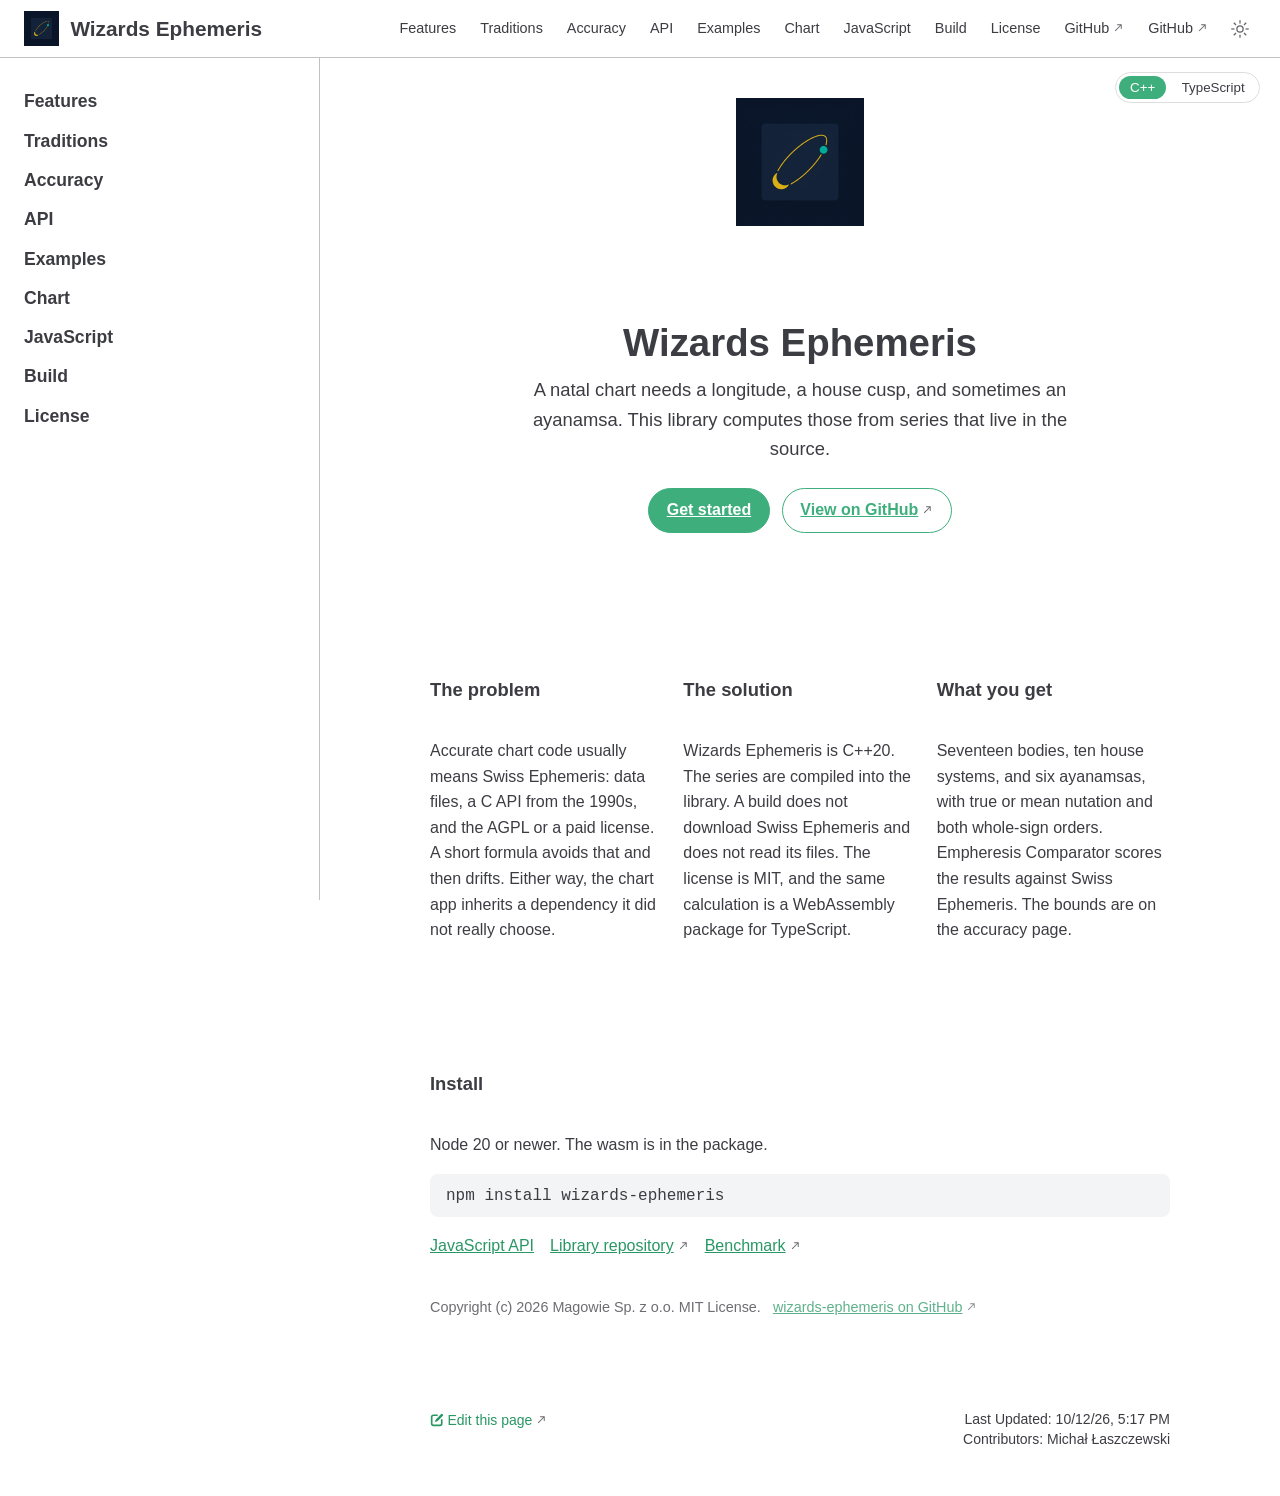
<file: index.html>
<!doctype html>
<html lang="en-US">
  <head>
    <meta charset="utf-8" />
    <meta name="viewport" content="width=device-width,initial-scale=1" />
    <meta name="generator" content="VuePress 2.0.0-rc.31" />
    <style>
      :root {
        --vp-c-bg: #fff;
      }

      [data-theme='dark'] {
        --vp-c-bg: #1b1b1f;
      }

      html,
      body {
        background-color: var(--vp-c-bg);
      }
    </style>
    <script>
      const useChoice = localStorage.getItem('vuepress-color-scheme')
      const systemStatus =
        'matchMedia' in window
          ? window.matchMedia('(prefers-color-scheme: dark)').matches
          : false

      if (useChoice === 'light') {
        document.documentElement.dataset.theme = 'light'
      } else if (useChoice === 'dark' || systemStatus) {
        document.documentElement.dataset.theme = 'dark'
      }
    </script>
    <link rel="icon" href="/favicon.png"><meta name="github-repository" content="wizards-ephemeris/wizards-ephemeris"><script>try {
  var lang = localStorage.getItem('eph-doc-lang') || 'cpp'
  document.documentElement.dataset.ephLang = lang
} catch (err) {
  document.documentElement.dataset.ephLang = 'cpp'
}</script><title>Wizards Ephemeris | Wizards Ephemeris</title><meta name="description" content="Positions, houses, and ayanamsas for a natal chart. No Swiss Ephemeris in the library.">
    <link rel="preload" href="/assets/style-r0nEDv-e.css" as="style"><link rel="stylesheet" href="/assets/style-r0nEDv-e.css">
    <link rel="modulepreload" href="/assets/app-B4R0QQrk.js"><link rel="modulepreload" href="/assets/README-7JjsjWkZ.js">
    
  </head>
  <body>
    <div id="app"><!--[--><div class="vp-theme-container external-link-icon" vp-container><!--[--><header class="vp-navbar" vp-navbar><div class="vp-toggle-sidebar-button" title="toggle sidebar" aria-expanded="false" role="button" tabindex="0"><div class="icon" aria-hidden="true"><span></span><span></span><span></span></div></div><span><a class="route-link" href="/"><img class="vp-site-logo" src="/logo.png" alt="Wizards Ephemeris"><span class="vp-site-name vp-hide-mobile" aria-hidden="true">Wizards Ephemeris</span></a></span><div class="vp-navbar-items-wrapper" style=""><!--[--><!--]--><nav class="vp-navbar-items vp-hide-mobile" aria-label="site navigation"><!--[--><div class="vp-navbar-item"><a class="route-link auto-link" href="/features.html" aria-label="Features"><!--[--><!--[--><!--]--><!--]-->Features<!--[--><!--[--><!--]--><!--]--></a></div><div class="vp-navbar-item"><a class="route-link auto-link" href="/traditions.html" aria-label="Traditions"><!--[--><!--[--><!--]--><!--]-->Traditions<!--[--><!--[--><!--]--><!--]--></a></div><div class="vp-navbar-item"><a class="route-link auto-link" href="/accuracy.html" aria-label="Accuracy"><!--[--><!--[--><!--]--><!--]-->Accuracy<!--[--><!--[--><!--]--><!--]--></a></div><div class="vp-navbar-item"><a class="route-link auto-link" href="/api.html" aria-label="API"><!--[--><!--[--><!--]--><!--]-->API<!--[--><!--[--><!--]--><!--]--></a></div><div class="vp-navbar-item"><a class="route-link auto-link" href="/examples.html" aria-label="Examples"><!--[--><!--[--><!--]--><!--]-->Examples<!--[--><!--[--><!--]--><!--]--></a></div><div class="vp-navbar-item"><a class="route-link auto-link" href="/chart.html" aria-label="Chart"><!--[--><!--[--><!--]--><!--]-->Chart<!--[--><!--[--><!--]--><!--]--></a></div><div class="vp-navbar-item"><a class="route-link auto-link" href="/javascript.html" aria-label="JavaScript"><!--[--><!--[--><!--]--><!--]-->JavaScript<!--[--><!--[--><!--]--><!--]--></a></div><div class="vp-navbar-item"><a class="route-link auto-link" href="/build.html" aria-label="Build"><!--[--><!--[--><!--]--><!--]-->Build<!--[--><!--[--><!--]--><!--]--></a></div><div class="vp-navbar-item"><a class="route-link auto-link" href="/license.html" aria-label="License"><!--[--><!--[--><!--]--><!--]-->License<!--[--><!--[--><!--]--><!--]--></a></div><div class="vp-navbar-item"><a class="auto-link external-link" href="https://github.com/wizards-ephemeris/wizards-ephemeris" aria-label="GitHub" rel="noopener noreferrer" target="_blank"><!--[--><!--[--><!--]--><!--]-->GitHub<!--[--><!--[--><!--]--><!--]--></a></div><div class="vp-navbar-item"><a class="auto-link external-link" href="https://github.com/wizards-ephemeris/wizards-ephemeris" aria-label="GitHub" rel="noopener noreferrer" target="_blank"><!--[--><!--[--><!--]--><!--]-->GitHub<!--[--><!--[--><!--]--><!--]--></a></div><!--]--></nav><!--[--><!--]--><button type="button" class="vp-toggle-color-mode-button" title="toggle color mode"><svg class="light-icon" viewbox="0 0 32 32" style=""><path d="M16 12.005a4 4 0 1 1-4 4a4.005 4.005 0 0 1 4-4m0-2a6 6 0 1 0 6 6a6 6 0 0 0-6-6z" fill="currentColor"></path><path d="M5.394 6.813l1.414-1.415l3.506 3.506L8.9 10.318z" fill="currentColor"></path><path d="M2 15.005h5v2H2z" fill="currentColor"></path><path d="M5.394 25.197L8.9 21.691l1.414 1.415l-3.506 3.505z" fill="currentColor"></path><path d="M15 25.005h2v5h-2z" fill="currentColor"></path><path d="M21.687 23.106l1.414-1.415l3.506 3.506l-1.414 1.414z" fill="currentColor"></path><path d="M25 15.005h5v2h-5z" fill="currentColor"></path><path d="M21.687 8.904l3.506-3.506l1.414 1.415l-3.506 3.505z" fill="currentColor"></path><path d="M15 2.005h2v5h-2z" fill="currentColor"></path></svg><svg class="dark-icon" viewbox="0 0 32 32" style="display:none;"><path d="M13.502 5.414a15.075 15.075 0 0 0 11.594 18.194a11.113 11.113 0 0 1-7.975 3.39c-.138 0-.278.005-.418 0a11.094 11.094 0 0 1-3.2-21.584M14.98 3a1.002 1.002 0 0 0-.175.016a13.096 13.096 0 0 0 1.825 25.981c.164.006.328 0 .49 0a13.072 13.072 0 0 0 10.703-5.555a1.01 1.01 0 0 0-.783-1.565A13.08 13.08 0 0 1 15.89 4.38A1.015 1.015 0 0 0 14.98 3z" fill="currentColor"></path></svg></button><!----></div></header><!--]--><div class="vp-sidebar-mask"></div><!--[--><aside class="vp-sidebar" vp-sidebar><nav class="vp-navbar-items" aria-label="site navigation"><!--[--><div class="vp-navbar-item"><a class="route-link auto-link" href="/features.html" aria-label="Features"><!--[--><!--[--><!--]--><!--]-->Features<!--[--><!--[--><!--]--><!--]--></a></div><div class="vp-navbar-item"><a class="route-link auto-link" href="/traditions.html" aria-label="Traditions"><!--[--><!--[--><!--]--><!--]-->Traditions<!--[--><!--[--><!--]--><!--]--></a></div><div class="vp-navbar-item"><a class="route-link auto-link" href="/accuracy.html" aria-label="Accuracy"><!--[--><!--[--><!--]--><!--]-->Accuracy<!--[--><!--[--><!--]--><!--]--></a></div><div class="vp-navbar-item"><a class="route-link auto-link" href="/api.html" aria-label="API"><!--[--><!--[--><!--]--><!--]-->API<!--[--><!--[--><!--]--><!--]--></a></div><div class="vp-navbar-item"><a class="route-link auto-link" href="/examples.html" aria-label="Examples"><!--[--><!--[--><!--]--><!--]-->Examples<!--[--><!--[--><!--]--><!--]--></a></div><div class="vp-navbar-item"><a class="route-link auto-link" href="/chart.html" aria-label="Chart"><!--[--><!--[--><!--]--><!--]-->Chart<!--[--><!--[--><!--]--><!--]--></a></div><div class="vp-navbar-item"><a class="route-link auto-link" href="/javascript.html" aria-label="JavaScript"><!--[--><!--[--><!--]--><!--]-->JavaScript<!--[--><!--[--><!--]--><!--]--></a></div><div class="vp-navbar-item"><a class="route-link auto-link" href="/build.html" aria-label="Build"><!--[--><!--[--><!--]--><!--]-->Build<!--[--><!--[--><!--]--><!--]--></a></div><div class="vp-navbar-item"><a class="route-link auto-link" href="/license.html" aria-label="License"><!--[--><!--[--><!--]--><!--]-->License<!--[--><!--[--><!--]--><!--]--></a></div><div class="vp-navbar-item"><a class="auto-link external-link" href="https://github.com/wizards-ephemeris/wizards-ephemeris" aria-label="GitHub" rel="noopener noreferrer" target="_blank"><!--[--><!--[--><!--]--><!--]-->GitHub<!--[--><!--[--><!--]--><!--]--></a></div><div class="vp-navbar-item"><a class="auto-link external-link" href="https://github.com/wizards-ephemeris/wizards-ephemeris" aria-label="GitHub" rel="noopener noreferrer" target="_blank"><!--[--><!--[--><!--]--><!--]-->GitHub<!--[--><!--[--><!--]--><!--]--></a></div><!--]--></nav><!--[--><!--]--><ul class="vp-sidebar-items"><!--[--><li><a class="route-link auto-link vp-sidebar-item vp-sidebar-heading" href="/features.html" aria-label="Features"><!--[--><!--[--><!--]--><!--]-->Features<!--[--><!--[--><!--]--><!--]--></a><!----></li><li><a class="route-link auto-link vp-sidebar-item vp-sidebar-heading" href="/traditions.html" aria-label="Traditions"><!--[--><!--[--><!--]--><!--]-->Traditions<!--[--><!--[--><!--]--><!--]--></a><!----></li><li><a class="route-link auto-link vp-sidebar-item vp-sidebar-heading" href="/accuracy.html" aria-label="Accuracy"><!--[--><!--[--><!--]--><!--]-->Accuracy<!--[--><!--[--><!--]--><!--]--></a><!----></li><li><a class="route-link auto-link vp-sidebar-item vp-sidebar-heading" href="/api.html" aria-label="API"><!--[--><!--[--><!--]--><!--]-->API<!--[--><!--[--><!--]--><!--]--></a><!----></li><li><a class="route-link auto-link vp-sidebar-item vp-sidebar-heading" href="/examples.html" aria-label="Examples"><!--[--><!--[--><!--]--><!--]-->Examples<!--[--><!--[--><!--]--><!--]--></a><!----></li><li><a class="route-link auto-link vp-sidebar-item vp-sidebar-heading" href="/chart.html" aria-label="Chart"><!--[--><!--[--><!--]--><!--]-->Chart<!--[--><!--[--><!--]--><!--]--></a><!----></li><li><a class="route-link auto-link vp-sidebar-item vp-sidebar-heading" href="/javascript.html" aria-label="JavaScript"><!--[--><!--[--><!--]--><!--]-->JavaScript<!--[--><!--[--><!--]--><!--]--></a><!----></li><li><a class="route-link auto-link vp-sidebar-item vp-sidebar-heading" href="/build.html" aria-label="Build"><!--[--><!--[--><!--]--><!--]-->Build<!--[--><!--[--><!--]--><!--]--></a><!----></li><li><a class="route-link auto-link vp-sidebar-item vp-sidebar-heading" href="/license.html" aria-label="License"><!--[--><!--[--><!--]--><!--]-->License<!--[--><!--[--><!--]--><!--]--></a><!----></li><!--]--></ul><!--[--><!--]--></aside><!--]--><!--[--><main class="vp-page"><!--[--><!--]--><div vp-content><!--[--><!--]--><div id="content"><!----></div><!--[--><!--]--></div><footer class="vp-page-meta"><div class="vp-meta-item edit-link"><a class="auto-link external-link label" href="https://github.com/wizards-ephemeris/wizards-ephemeris/edit/main/README.md" aria-label="Edit this page" rel="noopener noreferrer" target="_blank"><!--[--><!--[--><svg class="edit-icon" viewbox="0 0 1024 1024"><g fill="currentColor"><path d="M430.818 653.65a60.46 60.46 0 0 1-50.96-93.281l71.69-114.012 7.773-10.365L816.038 80.138A60.46 60.46 0 0 1 859.225 62a60.46 60.46 0 0 1 43.186 18.138l43.186 43.186a60.46 60.46 0 0 1 0 86.373L588.879 565.55l-8.637 8.637-117.466 68.234a60.46 60.46 0 0 1-31.958 11.229z"></path><path d="M728.802 962H252.891A190.883 190.883 0 0 1 62.008 771.98V296.934a190.883 190.883 0 0 1 190.883-192.61h267.754a60.46 60.46 0 0 1 0 120.92H252.891a69.962 69.962 0 0 0-69.098 69.099V771.98a69.962 69.962 0 0 0 69.098 69.098h475.911A69.962 69.962 0 0 0 797.9 771.98V503.363a60.46 60.46 0 1 1 120.922 0V771.98A190.883 190.883 0 0 1 728.802 962z"></path></g></svg><!--]--><!--]-->Edit this page<!--[--><!--[--><!--]--><!--]--></a></div><div class="vp-meta-item git-info"><div class="vp-meta-item last-updated"><span class="meta-item-label">Last Updated: </span><time class="meta-item-info" datetime="2026-10-12T17:17:48.000Z" data-allow-mismatch>10/12/26, 7:17 PM</time></div><div class="vp-meta-item contributors"><span class="meta-item-label">Contributors: </span><span class="meta-item-info"><!--[--><!--[--><span class="contributor" title="email: michal@laszczewski.com">Michał Łaszczewski</span><!----><!--]--><!--]--></span></div></div></footer><!----><!--[--><!--]--></main><!--]--></div><!--[--><!----><div class="eph-lang" role="group" aria-label="Example language"><button type="button" class="on">C++</button><button type="button" class="">TypeScript</button></div><!--]--><!--]--></div>
    <script type="module" src="/assets/app-B4R0QQrk.js" defer></script>
  </body>
</html>
</file>
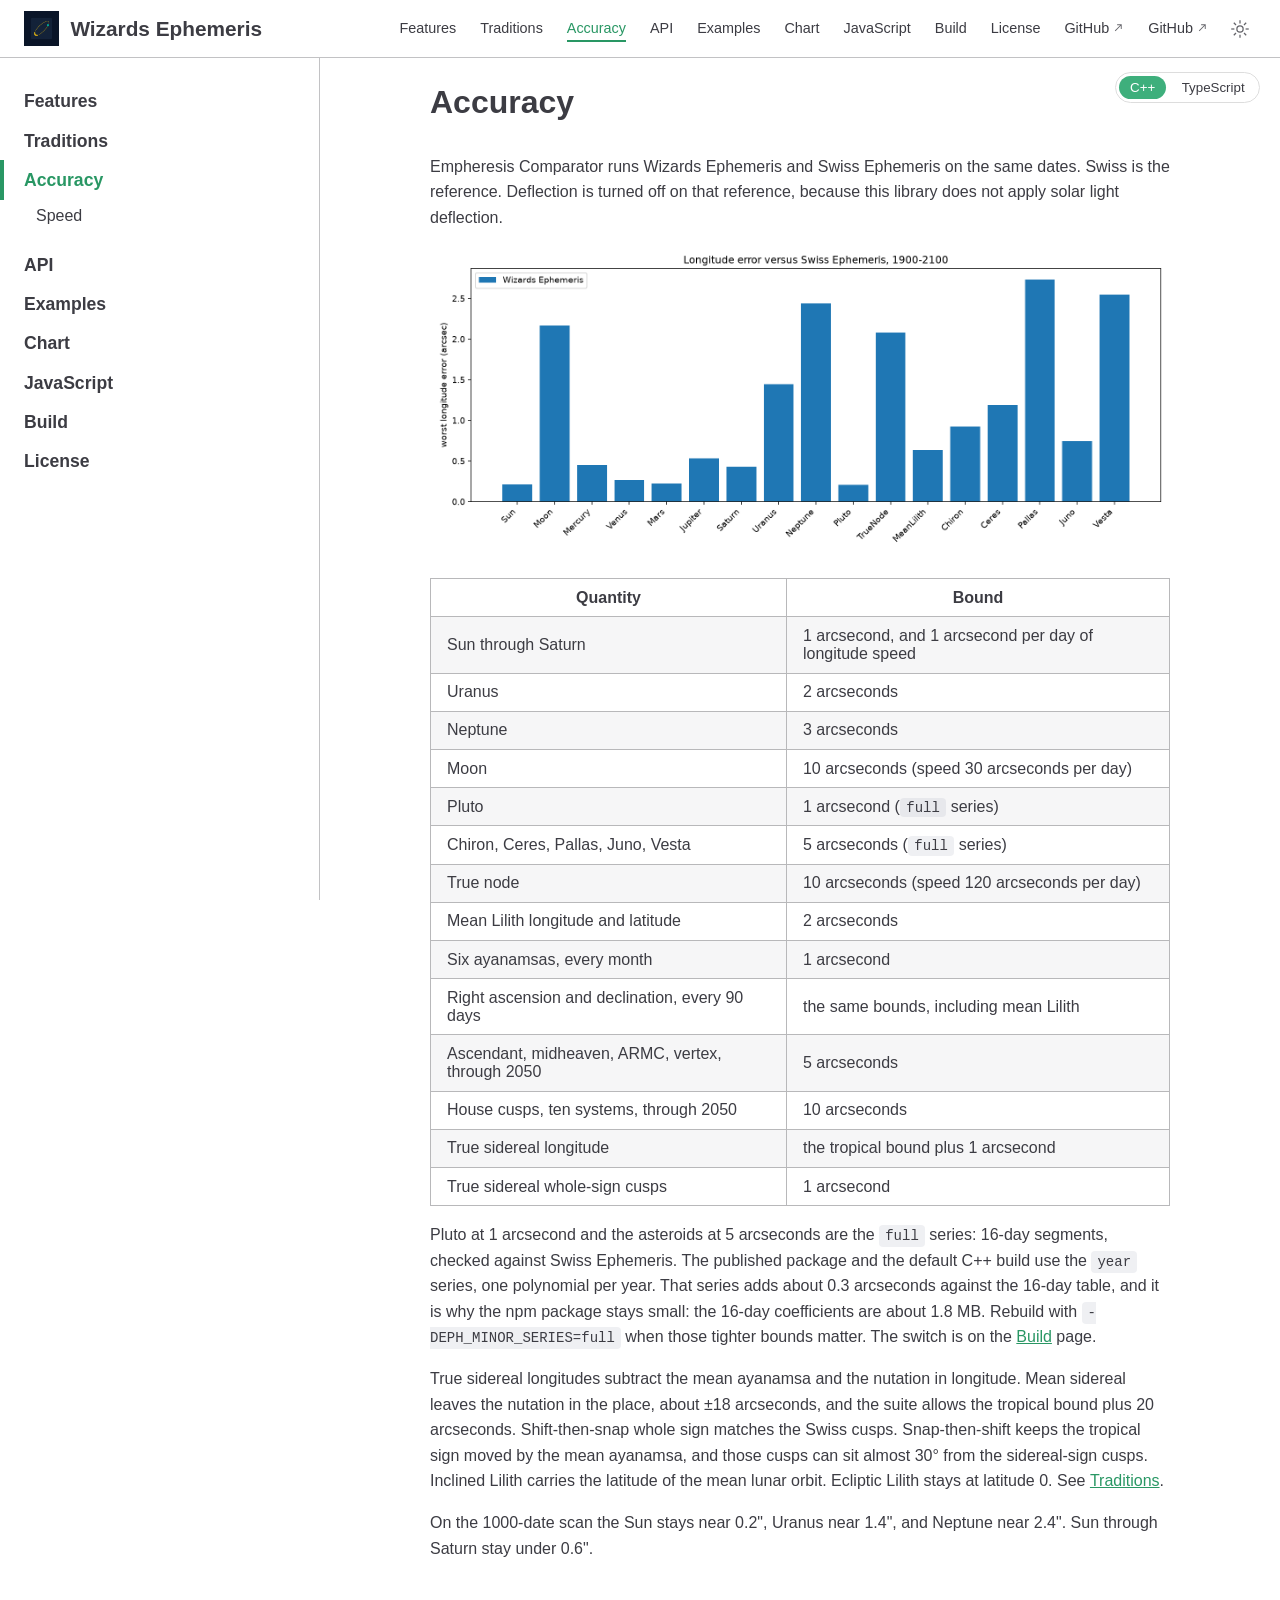
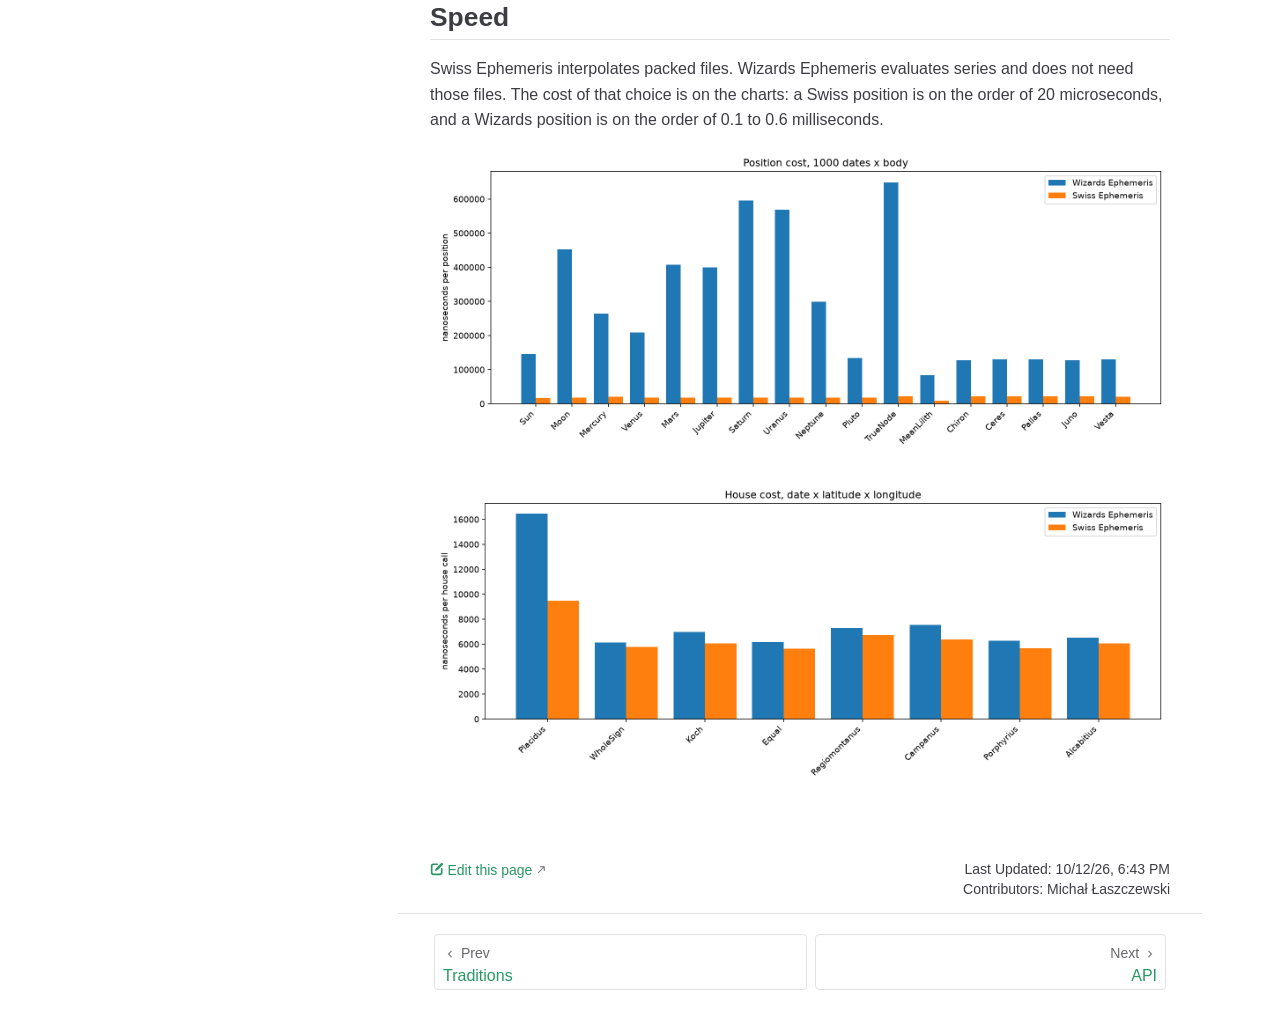
<file: accuracy.html>
<!doctype html>
<html lang="en-US">
  <head>
    <meta charset="utf-8" />
    <meta name="viewport" content="width=device-width,initial-scale=1" />
    <meta name="generator" content="VuePress 2.0.0-rc.31" />
    <style>
      :root {
        --vp-c-bg: #fff;
      }

      [data-theme='dark'] {
        --vp-c-bg: #1b1b1f;
      }

      html,
      body {
        background-color: var(--vp-c-bg);
      }
    </style>
    <script>
      const useChoice = localStorage.getItem('vuepress-color-scheme')
      const systemStatus =
        'matchMedia' in window
          ? window.matchMedia('(prefers-color-scheme: dark)').matches
          : false

      if (useChoice === 'light') {
        document.documentElement.dataset.theme = 'light'
      } else if (useChoice === 'dark' || systemStatus) {
        document.documentElement.dataset.theme = 'dark'
      }
    </script>
    <link rel="icon" href="/favicon.png"><meta name="github-repository" content="wizards-ephemeris/wizards-ephemeris"><script>try {
  var lang = localStorage.getItem('eph-doc-lang') || 'cpp'
  document.documentElement.dataset.ephLang = lang
} catch (err) {
  document.documentElement.dataset.ephLang = 'cpp'
}</script><title>Accuracy | Wizards Ephemeris</title><meta name="description" content="Positions, houses, and ayanamsas for a natal chart. No Swiss Ephemeris in the library.">
    <link rel="preload" href="/assets/style-r0nEDv-e.css" as="style"><link rel="stylesheet" href="/assets/style-r0nEDv-e.css">
    <link rel="modulepreload" href="/assets/app-B4R0QQrk.js"><link rel="modulepreload" href="/assets/accuracy-tM84zYJ4.js">
    
  </head>
  <body>
    <div id="app"><!--[--><div class="vp-theme-container external-link-icon" vp-container><!--[--><header class="vp-navbar" vp-navbar><div class="vp-toggle-sidebar-button" title="toggle sidebar" aria-expanded="false" role="button" tabindex="0"><div class="icon" aria-hidden="true"><span></span><span></span><span></span></div></div><span><a class="route-link" href="/"><img class="vp-site-logo" src="/logo.png" alt="Wizards Ephemeris"><span class="vp-site-name vp-hide-mobile" aria-hidden="true">Wizards Ephemeris</span></a></span><div class="vp-navbar-items-wrapper" style=""><!--[--><!--]--><nav class="vp-navbar-items vp-hide-mobile" aria-label="site navigation"><!--[--><div class="vp-navbar-item"><a class="route-link auto-link" href="/features.html" aria-label="Features"><!--[--><!--[--><!--]--><!--]-->Features<!--[--><!--[--><!--]--><!--]--></a></div><div class="vp-navbar-item"><a class="route-link auto-link" href="/traditions.html" aria-label="Traditions"><!--[--><!--[--><!--]--><!--]-->Traditions<!--[--><!--[--><!--]--><!--]--></a></div><div class="vp-navbar-item"><a class="route-link route-link-active auto-link" href="/accuracy.html" aria-label="Accuracy"><!--[--><!--[--><!--]--><!--]-->Accuracy<!--[--><!--[--><!--]--><!--]--></a></div><div class="vp-navbar-item"><a class="route-link auto-link" href="/api.html" aria-label="API"><!--[--><!--[--><!--]--><!--]-->API<!--[--><!--[--><!--]--><!--]--></a></div><div class="vp-navbar-item"><a class="route-link auto-link" href="/examples.html" aria-label="Examples"><!--[--><!--[--><!--]--><!--]-->Examples<!--[--><!--[--><!--]--><!--]--></a></div><div class="vp-navbar-item"><a class="route-link auto-link" href="/chart.html" aria-label="Chart"><!--[--><!--[--><!--]--><!--]-->Chart<!--[--><!--[--><!--]--><!--]--></a></div><div class="vp-navbar-item"><a class="route-link auto-link" href="/javascript.html" aria-label="JavaScript"><!--[--><!--[--><!--]--><!--]-->JavaScript<!--[--><!--[--><!--]--><!--]--></a></div><div class="vp-navbar-item"><a class="route-link auto-link" href="/build.html" aria-label="Build"><!--[--><!--[--><!--]--><!--]-->Build<!--[--><!--[--><!--]--><!--]--></a></div><div class="vp-navbar-item"><a class="route-link auto-link" href="/license.html" aria-label="License"><!--[--><!--[--><!--]--><!--]-->License<!--[--><!--[--><!--]--><!--]--></a></div><div class="vp-navbar-item"><a class="auto-link external-link" href="https://github.com/wizards-ephemeris/wizards-ephemeris" aria-label="GitHub" rel="noopener noreferrer" target="_blank"><!--[--><!--[--><!--]--><!--]-->GitHub<!--[--><!--[--><!--]--><!--]--></a></div><div class="vp-navbar-item"><a class="auto-link external-link" href="https://github.com/wizards-ephemeris/wizards-ephemeris" aria-label="GitHub" rel="noopener noreferrer" target="_blank"><!--[--><!--[--><!--]--><!--]-->GitHub<!--[--><!--[--><!--]--><!--]--></a></div><!--]--></nav><!--[--><!--]--><button type="button" class="vp-toggle-color-mode-button" title="toggle color mode"><svg class="light-icon" viewbox="0 0 32 32" style=""><path d="M16 12.005a4 4 0 1 1-4 4a4.005 4.005 0 0 1 4-4m0-2a6 6 0 1 0 6 6a6 6 0 0 0-6-6z" fill="currentColor"></path><path d="M5.394 6.813l1.414-1.415l3.506 3.506L8.9 10.318z" fill="currentColor"></path><path d="M2 15.005h5v2H2z" fill="currentColor"></path><path d="M5.394 25.197L8.9 21.691l1.414 1.415l-3.506 3.505z" fill="currentColor"></path><path d="M15 25.005h2v5h-2z" fill="currentColor"></path><path d="M21.687 23.106l1.414-1.415l3.506 3.506l-1.414 1.414z" fill="currentColor"></path><path d="M25 15.005h5v2h-5z" fill="currentColor"></path><path d="M21.687 8.904l3.506-3.506l1.414 1.415l-3.506 3.505z" fill="currentColor"></path><path d="M15 2.005h2v5h-2z" fill="currentColor"></path></svg><svg class="dark-icon" viewbox="0 0 32 32" style="display:none;"><path d="M13.502 5.414a15.075 15.075 0 0 0 11.594 18.194a11.113 11.113 0 0 1-7.975 3.39c-.138 0-.278.005-.418 0a11.094 11.094 0 0 1-3.2-21.584M14.98 3a1.002 1.002 0 0 0-.175.016a13.096 13.096 0 0 0 1.825 25.981c.164.006.328 0 .49 0a13.072 13.072 0 0 0 10.703-5.555a1.01 1.01 0 0 0-.783-1.565A13.08 13.08 0 0 1 15.89 4.38A1.015 1.015 0 0 0 14.98 3z" fill="currentColor"></path></svg></button><!----></div></header><!--]--><div class="vp-sidebar-mask"></div><!--[--><aside class="vp-sidebar" vp-sidebar><nav class="vp-navbar-items" aria-label="site navigation"><!--[--><div class="vp-navbar-item"><a class="route-link auto-link" href="/features.html" aria-label="Features"><!--[--><!--[--><!--]--><!--]-->Features<!--[--><!--[--><!--]--><!--]--></a></div><div class="vp-navbar-item"><a class="route-link auto-link" href="/traditions.html" aria-label="Traditions"><!--[--><!--[--><!--]--><!--]-->Traditions<!--[--><!--[--><!--]--><!--]--></a></div><div class="vp-navbar-item"><a class="route-link route-link-active auto-link" href="/accuracy.html" aria-label="Accuracy"><!--[--><!--[--><!--]--><!--]-->Accuracy<!--[--><!--[--><!--]--><!--]--></a></div><div class="vp-navbar-item"><a class="route-link auto-link" href="/api.html" aria-label="API"><!--[--><!--[--><!--]--><!--]-->API<!--[--><!--[--><!--]--><!--]--></a></div><div class="vp-navbar-item"><a class="route-link auto-link" href="/examples.html" aria-label="Examples"><!--[--><!--[--><!--]--><!--]-->Examples<!--[--><!--[--><!--]--><!--]--></a></div><div class="vp-navbar-item"><a class="route-link auto-link" href="/chart.html" aria-label="Chart"><!--[--><!--[--><!--]--><!--]-->Chart<!--[--><!--[--><!--]--><!--]--></a></div><div class="vp-navbar-item"><a class="route-link auto-link" href="/javascript.html" aria-label="JavaScript"><!--[--><!--[--><!--]--><!--]-->JavaScript<!--[--><!--[--><!--]--><!--]--></a></div><div class="vp-navbar-item"><a class="route-link auto-link" href="/build.html" aria-label="Build"><!--[--><!--[--><!--]--><!--]-->Build<!--[--><!--[--><!--]--><!--]--></a></div><div class="vp-navbar-item"><a class="route-link auto-link" href="/license.html" aria-label="License"><!--[--><!--[--><!--]--><!--]-->License<!--[--><!--[--><!--]--><!--]--></a></div><div class="vp-navbar-item"><a class="auto-link external-link" href="https://github.com/wizards-ephemeris/wizards-ephemeris" aria-label="GitHub" rel="noopener noreferrer" target="_blank"><!--[--><!--[--><!--]--><!--]-->GitHub<!--[--><!--[--><!--]--><!--]--></a></div><div class="vp-navbar-item"><a class="auto-link external-link" href="https://github.com/wizards-ephemeris/wizards-ephemeris" aria-label="GitHub" rel="noopener noreferrer" target="_blank"><!--[--><!--[--><!--]--><!--]-->GitHub<!--[--><!--[--><!--]--><!--]--></a></div><!--]--></nav><!--[--><!--]--><ul class="vp-sidebar-items"><!--[--><li><a class="route-link auto-link vp-sidebar-item vp-sidebar-heading" href="/features.html" aria-label="Features"><!--[--><!--[--><!--]--><!--]-->Features<!--[--><!--[--><!--]--><!--]--></a><!----></li><li><a class="route-link auto-link vp-sidebar-item vp-sidebar-heading" href="/traditions.html" aria-label="Traditions"><!--[--><!--[--><!--]--><!--]-->Traditions<!--[--><!--[--><!--]--><!--]--></a><!----></li><li><a class="route-link route-link-active auto-link vp-sidebar-item vp-sidebar-heading active" href="/accuracy.html" aria-label="Accuracy"><!--[--><!--[--><!--]--><!--]-->Accuracy<!--[--><!--[--><!--]--><!--]--></a><!----></li><li><a class="route-link auto-link vp-sidebar-item vp-sidebar-heading" href="/api.html" aria-label="API"><!--[--><!--[--><!--]--><!--]-->API<!--[--><!--[--><!--]--><!--]--></a><!----></li><li><a class="route-link auto-link vp-sidebar-item vp-sidebar-heading" href="/examples.html" aria-label="Examples"><!--[--><!--[--><!--]--><!--]-->Examples<!--[--><!--[--><!--]--><!--]--></a><!----></li><li><a class="route-link auto-link vp-sidebar-item vp-sidebar-heading" href="/chart.html" aria-label="Chart"><!--[--><!--[--><!--]--><!--]-->Chart<!--[--><!--[--><!--]--><!--]--></a><!----></li><li><a class="route-link auto-link vp-sidebar-item vp-sidebar-heading" href="/javascript.html" aria-label="JavaScript"><!--[--><!--[--><!--]--><!--]-->JavaScript<!--[--><!--[--><!--]--><!--]--></a><!----></li><li><a class="route-link auto-link vp-sidebar-item vp-sidebar-heading" href="/build.html" aria-label="Build"><!--[--><!--[--><!--]--><!--]-->Build<!--[--><!--[--><!--]--><!--]--></a><!----></li><li><a class="route-link auto-link vp-sidebar-item vp-sidebar-heading" href="/license.html" aria-label="License"><!--[--><!--[--><!--]--><!--]-->License<!--[--><!--[--><!--]--><!--]--></a><!----></li><!--]--></ul><!--[--><!--]--></aside><!--]--><!--[--><main class="vp-page"><!--[--><!--]--><div vp-content><!--[--><!--]--><div id="content"><h1 id="accuracy" tabindex="-1"><a class="header-anchor" href="#accuracy"><span>Accuracy</span></a></h1><p>Empheresis Comparator runs Wizards Ephemeris and Swiss Ephemeris on the same dates. Swiss is the reference. Deflection is turned off on that reference, because this library does not apply solar light deflection.</p><p><img src="/charts/accuracy.png" alt="Worst longitude error versus Swiss Ephemeris, 1900 to 2100"></p><table><thead><tr><th>Quantity</th><th>Bound</th></tr></thead><tbody><tr><td>Sun through Saturn</td><td>1 arcsecond, and 1 arcsecond per day of longitude speed</td></tr><tr><td>Uranus</td><td>2 arcseconds</td></tr><tr><td>Neptune</td><td>3 arcseconds</td></tr><tr><td>Moon</td><td>10 arcseconds (speed 30 arcseconds per day)</td></tr><tr><td>Pluto</td><td>1 arcsecond (<code>full</code> series)</td></tr><tr><td>Chiron, Ceres, Pallas, Juno, Vesta</td><td>5 arcseconds (<code>full</code> series)</td></tr><tr><td>True node</td><td>10 arcseconds (speed 120 arcseconds per day)</td></tr><tr><td>Mean Lilith longitude and latitude</td><td>2 arcseconds</td></tr><tr><td>Six ayanamsas, every month</td><td>1 arcsecond</td></tr><tr><td>Right ascension and declination, every 90 days</td><td>the same bounds, including mean Lilith</td></tr><tr><td>Ascendant, midheaven, ARMC, vertex, through 2050</td><td>5 arcseconds</td></tr><tr><td>House cusps, ten systems, through 2050</td><td>10 arcseconds</td></tr><tr><td>True sidereal longitude</td><td>the tropical bound plus 1 arcsecond</td></tr><tr><td>True sidereal whole-sign cusps</td><td>1 arcsecond</td></tr></tbody></table><p>Pluto at 1 arcsecond and the asteroids at 5 arcseconds are the <code>full</code> series: 16-day segments, checked against Swiss Ephemeris. The published package and the default C++ build use the <code>year</code> series, one polynomial per year. That series adds about 0.3 arcseconds against the 16-day table, and it is why the npm package stays small: the 16-day coefficients are about 1.8 MB. Rebuild with <code>-DEPH_MINOR_SERIES=full</code> when those tighter bounds matter. The switch is on the <a href="/build">Build</a> page.</p><p>True sidereal longitudes subtract the mean ayanamsa and the nutation in longitude. Mean sidereal leaves the nutation in the place, about ±18 arcseconds, and the suite allows the tropical bound plus 20 arcseconds. Shift-then-snap whole sign matches the Swiss cusps. Snap-then-shift keeps the tropical sign moved by the mean ayanamsa, and those cusps can sit almost 30° from the sidereal-sign cusps. Inclined Lilith carries the latitude of the mean lunar orbit. Ecliptic Lilith stays at latitude 0. See <a href="/traditions">Traditions</a>.</p><p>On the 1000-date scan the Sun stays near 0.2&quot;, Uranus near 1.4&quot;, and Neptune near 2.4&quot;. Sun through Saturn stay under 0.6&quot;.</p><h2 id="speed" tabindex="-1"><a class="header-anchor" href="#speed"><span>Speed</span></a></h2><p>Swiss Ephemeris interpolates packed files. Wizards Ephemeris evaluates series and does not need those files. The cost of that choice is on the charts: a Swiss position is on the order of 20 microseconds, and a Wizards position is on the order of 0.1 to 0.6 milliseconds.</p><p><img src="/charts/performance_position.png" alt="Nanoseconds per position call"></p><p><img src="/charts/performance_houses.png" alt="Nanoseconds per house call"></p></div><!--[--><!--]--></div><footer class="vp-page-meta"><div class="vp-meta-item edit-link"><a class="auto-link external-link label" href="https://github.com/wizards-ephemeris/wizards-ephemeris/edit/main/accuracy.md" aria-label="Edit this page" rel="noopener noreferrer" target="_blank"><!--[--><!--[--><svg class="edit-icon" viewbox="0 0 1024 1024"><g fill="currentColor"><path d="M430.818 653.65a60.46 60.46 0 0 1-50.96-93.281l71.69-114.012 7.773-10.365L816.038 80.138A60.46 60.46 0 0 1 859.225 62a60.46 60.46 0 0 1 43.186 18.138l43.186 43.186a60.46 60.46 0 0 1 0 86.373L588.879 565.55l-8.637 8.637-117.466 68.234a60.46 60.46 0 0 1-31.958 11.229z"></path><path d="M728.802 962H252.891A190.883 190.883 0 0 1 62.008 771.98V296.934a190.883 190.883 0 0 1 190.883-192.61h267.754a60.46 60.46 0 0 1 0 120.92H252.891a69.962 69.962 0 0 0-69.098 69.099V771.98a69.962 69.962 0 0 0 69.098 69.098h475.911A69.962 69.962 0 0 0 797.9 771.98V503.363a60.46 60.46 0 1 1 120.922 0V771.98A190.883 190.883 0 0 1 728.802 962z"></path></g></svg><!--]--><!--]-->Edit this page<!--[--><!--[--><!--]--><!--]--></a></div><div class="vp-meta-item git-info"><div class="vp-meta-item last-updated"><span class="meta-item-label">Last Updated: </span><time class="meta-item-info" datetime="2026-10-12T18:43:06.000Z" data-allow-mismatch>10/12/26, 8:43 PM</time></div><div class="vp-meta-item contributors"><span class="meta-item-label">Contributors: </span><span class="meta-item-info"><!--[--><!--[--><span class="contributor" title="email: michal@laszczewski.com">Michał Łaszczewski</span><!----><!--]--><!--]--></span></div></div></footer><nav class="vp-page-nav" aria-label="page navigation"><a class="route-link auto-link prev" href="/traditions.html" aria-label="Traditions"><!--[--><div class="hint"><span class="arrow left"></span> Prev</div><div class="link"><span class="external-link">Traditions</span></div><!--]--></a><a class="route-link auto-link next" href="/api.html" aria-label="API"><!--[--><div class="hint">Next <span class="arrow right"></span></div><div class="link"><span class="external-link">API</span></div><!--]--></a></nav><!--[--><!--]--></main><!--]--></div><!--[--><!----><div class="eph-lang" role="group" aria-label="Example language"><button type="button" class="on">C++</button><button type="button" class="">TypeScript</button></div><!--]--><!--]--></div>
    <script type="module" src="/assets/app-B4R0QQrk.js" defer></script>
  </body>
</html>
</file>
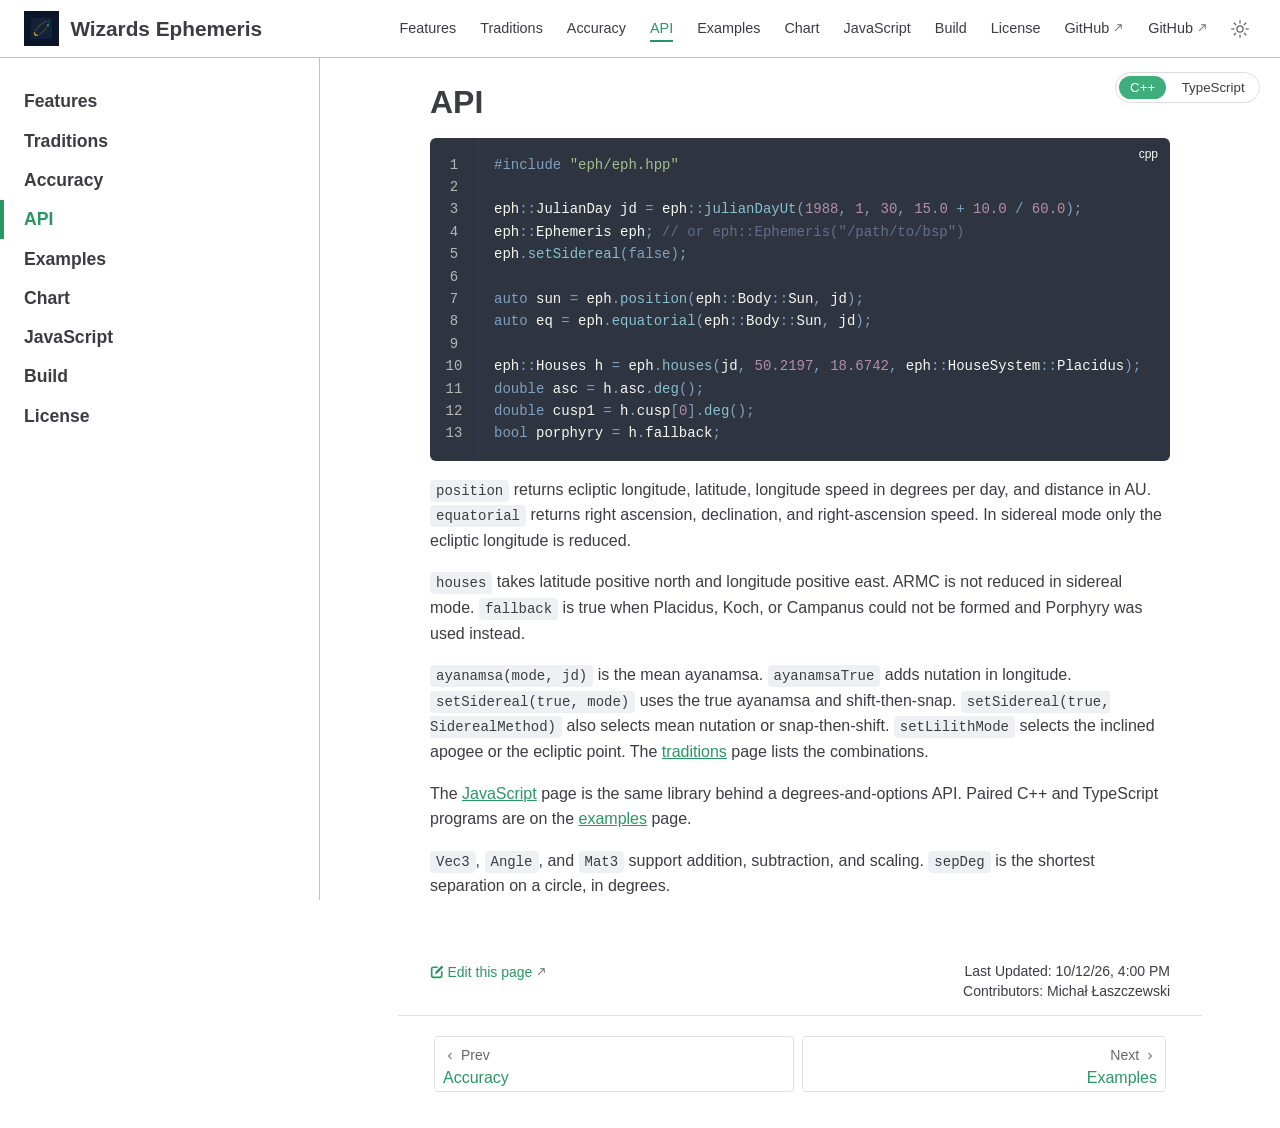
<file: api.html>
<!doctype html>
<html lang="en-US">
  <head>
    <meta charset="utf-8" />
    <meta name="viewport" content="width=device-width,initial-scale=1" />
    <meta name="generator" content="VuePress 2.0.0-rc.31" />
    <style>
      :root {
        --vp-c-bg: #fff;
      }

      [data-theme='dark'] {
        --vp-c-bg: #1b1b1f;
      }

      html,
      body {
        background-color: var(--vp-c-bg);
      }
    </style>
    <script>
      const useChoice = localStorage.getItem('vuepress-color-scheme')
      const systemStatus =
        'matchMedia' in window
          ? window.matchMedia('(prefers-color-scheme: dark)').matches
          : false

      if (useChoice === 'light') {
        document.documentElement.dataset.theme = 'light'
      } else if (useChoice === 'dark' || systemStatus) {
        document.documentElement.dataset.theme = 'dark'
      }
    </script>
    <link rel="icon" href="/favicon.png"><meta name="github-repository" content="wizards-ephemeris/wizards-ephemeris"><script>try {
  var lang = localStorage.getItem('eph-doc-lang') || 'cpp'
  document.documentElement.dataset.ephLang = lang
} catch (err) {
  document.documentElement.dataset.ephLang = 'cpp'
}</script><title>API | Wizards Ephemeris</title><meta name="description" content="Positions, houses, and ayanamsas for a natal chart. No Swiss Ephemeris in the library.">
    <link rel="preload" href="/assets/style-r0nEDv-e.css" as="style"><link rel="stylesheet" href="/assets/style-r0nEDv-e.css">
    <link rel="modulepreload" href="/assets/app-B4R0QQrk.js"><link rel="modulepreload" href="/assets/api-C4cLfgYN.js">
    
  </head>
  <body>
    <div id="app"><!--[--><div class="vp-theme-container external-link-icon" vp-container><!--[--><header class="vp-navbar" vp-navbar><div class="vp-toggle-sidebar-button" title="toggle sidebar" aria-expanded="false" role="button" tabindex="0"><div class="icon" aria-hidden="true"><span></span><span></span><span></span></div></div><span><a class="route-link" href="/"><img class="vp-site-logo" src="/logo.png" alt="Wizards Ephemeris"><span class="vp-site-name vp-hide-mobile" aria-hidden="true">Wizards Ephemeris</span></a></span><div class="vp-navbar-items-wrapper" style=""><!--[--><!--]--><nav class="vp-navbar-items vp-hide-mobile" aria-label="site navigation"><!--[--><div class="vp-navbar-item"><a class="route-link auto-link" href="/features.html" aria-label="Features"><!--[--><!--[--><!--]--><!--]-->Features<!--[--><!--[--><!--]--><!--]--></a></div><div class="vp-navbar-item"><a class="route-link auto-link" href="/traditions.html" aria-label="Traditions"><!--[--><!--[--><!--]--><!--]-->Traditions<!--[--><!--[--><!--]--><!--]--></a></div><div class="vp-navbar-item"><a class="route-link auto-link" href="/accuracy.html" aria-label="Accuracy"><!--[--><!--[--><!--]--><!--]-->Accuracy<!--[--><!--[--><!--]--><!--]--></a></div><div class="vp-navbar-item"><a class="route-link route-link-active auto-link" href="/api.html" aria-label="API"><!--[--><!--[--><!--]--><!--]-->API<!--[--><!--[--><!--]--><!--]--></a></div><div class="vp-navbar-item"><a class="route-link auto-link" href="/examples.html" aria-label="Examples"><!--[--><!--[--><!--]--><!--]-->Examples<!--[--><!--[--><!--]--><!--]--></a></div><div class="vp-navbar-item"><a class="route-link auto-link" href="/chart.html" aria-label="Chart"><!--[--><!--[--><!--]--><!--]-->Chart<!--[--><!--[--><!--]--><!--]--></a></div><div class="vp-navbar-item"><a class="route-link auto-link" href="/javascript.html" aria-label="JavaScript"><!--[--><!--[--><!--]--><!--]-->JavaScript<!--[--><!--[--><!--]--><!--]--></a></div><div class="vp-navbar-item"><a class="route-link auto-link" href="/build.html" aria-label="Build"><!--[--><!--[--><!--]--><!--]-->Build<!--[--><!--[--><!--]--><!--]--></a></div><div class="vp-navbar-item"><a class="route-link auto-link" href="/license.html" aria-label="License"><!--[--><!--[--><!--]--><!--]-->License<!--[--><!--[--><!--]--><!--]--></a></div><div class="vp-navbar-item"><a class="auto-link external-link" href="https://github.com/wizards-ephemeris/wizards-ephemeris" aria-label="GitHub" rel="noopener noreferrer" target="_blank"><!--[--><!--[--><!--]--><!--]-->GitHub<!--[--><!--[--><!--]--><!--]--></a></div><div class="vp-navbar-item"><a class="auto-link external-link" href="https://github.com/wizards-ephemeris/wizards-ephemeris" aria-label="GitHub" rel="noopener noreferrer" target="_blank"><!--[--><!--[--><!--]--><!--]-->GitHub<!--[--><!--[--><!--]--><!--]--></a></div><!--]--></nav><!--[--><!--]--><button type="button" class="vp-toggle-color-mode-button" title="toggle color mode"><svg class="light-icon" viewbox="0 0 32 32" style=""><path d="M16 12.005a4 4 0 1 1-4 4a4.005 4.005 0 0 1 4-4m0-2a6 6 0 1 0 6 6a6 6 0 0 0-6-6z" fill="currentColor"></path><path d="M5.394 6.813l1.414-1.415l3.506 3.506L8.9 10.318z" fill="currentColor"></path><path d="M2 15.005h5v2H2z" fill="currentColor"></path><path d="M5.394 25.197L8.9 21.691l1.414 1.415l-3.506 3.505z" fill="currentColor"></path><path d="M15 25.005h2v5h-2z" fill="currentColor"></path><path d="M21.687 23.106l1.414-1.415l3.506 3.506l-1.414 1.414z" fill="currentColor"></path><path d="M25 15.005h5v2h-5z" fill="currentColor"></path><path d="M21.687 8.904l3.506-3.506l1.414 1.415l-3.506 3.505z" fill="currentColor"></path><path d="M15 2.005h2v5h-2z" fill="currentColor"></path></svg><svg class="dark-icon" viewbox="0 0 32 32" style="display:none;"><path d="M13.502 5.414a15.075 15.075 0 0 0 11.594 18.194a11.113 11.113 0 0 1-7.975 3.39c-.138 0-.278.005-.418 0a11.094 11.094 0 0 1-3.2-21.584M14.98 3a1.002 1.002 0 0 0-.175.016a13.096 13.096 0 0 0 1.825 25.981c.164.006.328 0 .49 0a13.072 13.072 0 0 0 10.703-5.555a1.01 1.01 0 0 0-.783-1.565A13.08 13.08 0 0 1 15.89 4.38A1.015 1.015 0 0 0 14.98 3z" fill="currentColor"></path></svg></button><!----></div></header><!--]--><div class="vp-sidebar-mask"></div><!--[--><aside class="vp-sidebar" vp-sidebar><nav class="vp-navbar-items" aria-label="site navigation"><!--[--><div class="vp-navbar-item"><a class="route-link auto-link" href="/features.html" aria-label="Features"><!--[--><!--[--><!--]--><!--]-->Features<!--[--><!--[--><!--]--><!--]--></a></div><div class="vp-navbar-item"><a class="route-link auto-link" href="/traditions.html" aria-label="Traditions"><!--[--><!--[--><!--]--><!--]-->Traditions<!--[--><!--[--><!--]--><!--]--></a></div><div class="vp-navbar-item"><a class="route-link auto-link" href="/accuracy.html" aria-label="Accuracy"><!--[--><!--[--><!--]--><!--]-->Accuracy<!--[--><!--[--><!--]--><!--]--></a></div><div class="vp-navbar-item"><a class="route-link route-link-active auto-link" href="/api.html" aria-label="API"><!--[--><!--[--><!--]--><!--]-->API<!--[--><!--[--><!--]--><!--]--></a></div><div class="vp-navbar-item"><a class="route-link auto-link" href="/examples.html" aria-label="Examples"><!--[--><!--[--><!--]--><!--]-->Examples<!--[--><!--[--><!--]--><!--]--></a></div><div class="vp-navbar-item"><a class="route-link auto-link" href="/chart.html" aria-label="Chart"><!--[--><!--[--><!--]--><!--]-->Chart<!--[--><!--[--><!--]--><!--]--></a></div><div class="vp-navbar-item"><a class="route-link auto-link" href="/javascript.html" aria-label="JavaScript"><!--[--><!--[--><!--]--><!--]-->JavaScript<!--[--><!--[--><!--]--><!--]--></a></div><div class="vp-navbar-item"><a class="route-link auto-link" href="/build.html" aria-label="Build"><!--[--><!--[--><!--]--><!--]-->Build<!--[--><!--[--><!--]--><!--]--></a></div><div class="vp-navbar-item"><a class="route-link auto-link" href="/license.html" aria-label="License"><!--[--><!--[--><!--]--><!--]-->License<!--[--><!--[--><!--]--><!--]--></a></div><div class="vp-navbar-item"><a class="auto-link external-link" href="https://github.com/wizards-ephemeris/wizards-ephemeris" aria-label="GitHub" rel="noopener noreferrer" target="_blank"><!--[--><!--[--><!--]--><!--]-->GitHub<!--[--><!--[--><!--]--><!--]--></a></div><div class="vp-navbar-item"><a class="auto-link external-link" href="https://github.com/wizards-ephemeris/wizards-ephemeris" aria-label="GitHub" rel="noopener noreferrer" target="_blank"><!--[--><!--[--><!--]--><!--]-->GitHub<!--[--><!--[--><!--]--><!--]--></a></div><!--]--></nav><!--[--><!--]--><ul class="vp-sidebar-items"><!--[--><li><a class="route-link auto-link vp-sidebar-item vp-sidebar-heading" href="/features.html" aria-label="Features"><!--[--><!--[--><!--]--><!--]-->Features<!--[--><!--[--><!--]--><!--]--></a><!----></li><li><a class="route-link auto-link vp-sidebar-item vp-sidebar-heading" href="/traditions.html" aria-label="Traditions"><!--[--><!--[--><!--]--><!--]-->Traditions<!--[--><!--[--><!--]--><!--]--></a><!----></li><li><a class="route-link auto-link vp-sidebar-item vp-sidebar-heading" href="/accuracy.html" aria-label="Accuracy"><!--[--><!--[--><!--]--><!--]-->Accuracy<!--[--><!--[--><!--]--><!--]--></a><!----></li><li><a class="route-link route-link-active auto-link vp-sidebar-item vp-sidebar-heading active" href="/api.html" aria-label="API"><!--[--><!--[--><!--]--><!--]-->API<!--[--><!--[--><!--]--><!--]--></a><!----></li><li><a class="route-link auto-link vp-sidebar-item vp-sidebar-heading" href="/examples.html" aria-label="Examples"><!--[--><!--[--><!--]--><!--]-->Examples<!--[--><!--[--><!--]--><!--]--></a><!----></li><li><a class="route-link auto-link vp-sidebar-item vp-sidebar-heading" href="/chart.html" aria-label="Chart"><!--[--><!--[--><!--]--><!--]-->Chart<!--[--><!--[--><!--]--><!--]--></a><!----></li><li><a class="route-link auto-link vp-sidebar-item vp-sidebar-heading" href="/javascript.html" aria-label="JavaScript"><!--[--><!--[--><!--]--><!--]-->JavaScript<!--[--><!--[--><!--]--><!--]--></a><!----></li><li><a class="route-link auto-link vp-sidebar-item vp-sidebar-heading" href="/build.html" aria-label="Build"><!--[--><!--[--><!--]--><!--]-->Build<!--[--><!--[--><!--]--><!--]--></a><!----></li><li><a class="route-link auto-link vp-sidebar-item vp-sidebar-heading" href="/license.html" aria-label="License"><!--[--><!--[--><!--]--><!--]-->License<!--[--><!--[--><!--]--><!--]--></a><!----></li><!--]--></ul><!--[--><!--]--></aside><!--]--><!--[--><main class="vp-page"><!--[--><!--]--><div vp-content><!--[--><!--]--><div id="content"><h1 id="api" tabindex="-1"><a class="header-anchor" href="#api"><span>API</span></a></h1><div class="language-cpp line-numbers-mode" data-highlighter="prismjs" data-ext="cpp"><pre><code class="language-cpp"><span class="line"><span class="token macro property"><span class="token directive-hash">#</span><span class="token directive keyword">include</span> <span class="token string">&quot;eph/eph.hpp&quot;</span></span></span>
<span class="line"></span>
<span class="line">eph<span class="token double-colon punctuation">::</span>JulianDay jd <span class="token operator">=</span> eph<span class="token double-colon punctuation">::</span><span class="token function">julianDayUt</span><span class="token punctuation">(</span><span class="token number">1988</span><span class="token punctuation">,</span> <span class="token number">1</span><span class="token punctuation">,</span> <span class="token number">30</span><span class="token punctuation">,</span> <span class="token number">15.0</span> <span class="token operator">+</span> <span class="token number">10.0</span> <span class="token operator">/</span> <span class="token number">60.0</span><span class="token punctuation">)</span><span class="token punctuation">;</span></span>
<span class="line">eph<span class="token double-colon punctuation">::</span>Ephemeris eph<span class="token punctuation">;</span> <span class="token comment">// or eph::Ephemeris(&quot;/path/to/bsp&quot;)</span></span>
<span class="line">eph<span class="token punctuation">.</span><span class="token function">setSidereal</span><span class="token punctuation">(</span><span class="token boolean">false</span><span class="token punctuation">)</span><span class="token punctuation">;</span></span>
<span class="line"></span>
<span class="line"><span class="token keyword">auto</span> sun <span class="token operator">=</span> eph<span class="token punctuation">.</span><span class="token function">position</span><span class="token punctuation">(</span>eph<span class="token double-colon punctuation">::</span>Body<span class="token double-colon punctuation">::</span>Sun<span class="token punctuation">,</span> jd<span class="token punctuation">)</span><span class="token punctuation">;</span></span>
<span class="line"><span class="token keyword">auto</span> eq <span class="token operator">=</span> eph<span class="token punctuation">.</span><span class="token function">equatorial</span><span class="token punctuation">(</span>eph<span class="token double-colon punctuation">::</span>Body<span class="token double-colon punctuation">::</span>Sun<span class="token punctuation">,</span> jd<span class="token punctuation">)</span><span class="token punctuation">;</span></span>
<span class="line"></span>
<span class="line">eph<span class="token double-colon punctuation">::</span>Houses h <span class="token operator">=</span> eph<span class="token punctuation">.</span><span class="token function">houses</span><span class="token punctuation">(</span>jd<span class="token punctuation">,</span> <span class="token number">50.2197</span><span class="token punctuation">,</span> <span class="token number">18.6742</span><span class="token punctuation">,</span> eph<span class="token double-colon punctuation">::</span>HouseSystem<span class="token double-colon punctuation">::</span>Placidus<span class="token punctuation">)</span><span class="token punctuation">;</span></span>
<span class="line"><span class="token keyword">double</span> asc <span class="token operator">=</span> h<span class="token punctuation">.</span>asc<span class="token punctuation">.</span><span class="token function">deg</span><span class="token punctuation">(</span><span class="token punctuation">)</span><span class="token punctuation">;</span></span>
<span class="line"><span class="token keyword">double</span> cusp1 <span class="token operator">=</span> h<span class="token punctuation">.</span>cusp<span class="token punctuation">[</span><span class="token number">0</span><span class="token punctuation">]</span><span class="token punctuation">.</span><span class="token function">deg</span><span class="token punctuation">(</span><span class="token punctuation">)</span><span class="token punctuation">;</span></span>
<span class="line"><span class="token keyword">bool</span> porphyry <span class="token operator">=</span> h<span class="token punctuation">.</span>fallback<span class="token punctuation">;</span></span>
<span class="line"></span></code></pre><div class="line-numbers" aria-hidden="true" style="counter-reset:line-number 0;"><div class="line-number"></div><div class="line-number"></div><div class="line-number"></div><div class="line-number"></div><div class="line-number"></div><div class="line-number"></div><div class="line-number"></div><div class="line-number"></div><div class="line-number"></div><div class="line-number"></div><div class="line-number"></div><div class="line-number"></div><div class="line-number"></div></div></div><p><code>position</code> returns ecliptic longitude, latitude, longitude speed in degrees per day, and distance in AU. <code>equatorial</code> returns right ascension, declination, and right-ascension speed. In sidereal mode only the ecliptic longitude is reduced.</p><p><code>houses</code> takes latitude positive north and longitude positive east. ARMC is not reduced in sidereal mode. <code>fallback</code> is true when Placidus, Koch, or Campanus could not be formed and Porphyry was used instead.</p><p><code>ayanamsa(mode, jd)</code> is the mean ayanamsa. <code>ayanamsaTrue</code> adds nutation in longitude. <code>setSidereal(true, mode)</code> uses the true ayanamsa and shift-then-snap. <code>setSidereal(true, SiderealMethod)</code> also selects mean nutation or snap-then-shift. <code>setLilithMode</code> selects the inclined apogee or the ecliptic point. The <a href="/traditions">traditions</a> page lists the combinations.</p><p>The <a href="/javascript">JavaScript</a> page is the same library behind a degrees-and-options API. Paired C++ and TypeScript programs are on the <a href="/examples">examples</a> page.</p><p><code>Vec3</code>, <code>Angle</code>, and <code>Mat3</code> support addition, subtraction, and scaling. <code>sepDeg</code> is the shortest separation on a circle, in degrees.</p></div><!--[--><!--]--></div><footer class="vp-page-meta"><div class="vp-meta-item edit-link"><a class="auto-link external-link label" href="https://github.com/wizards-ephemeris/wizards-ephemeris/edit/main/api.md" aria-label="Edit this page" rel="noopener noreferrer" target="_blank"><!--[--><!--[--><svg class="edit-icon" viewbox="0 0 1024 1024"><g fill="currentColor"><path d="M430.818 653.65a60.46 60.46 0 0 1-50.96-93.281l71.69-114.012 7.773-10.365L816.038 80.138A60.46 60.46 0 0 1 859.225 62a60.46 60.46 0 0 1 43.186 18.138l43.186 43.186a60.46 60.46 0 0 1 0 86.373L588.879 565.55l-8.637 8.637-117.466 68.234a60.46 60.46 0 0 1-31.958 11.229z"></path><path d="M728.802 962H252.891A190.883 190.883 0 0 1 62.008 771.98V296.934a190.883 190.883 0 0 1 190.883-192.61h267.754a60.46 60.46 0 0 1 0 120.92H252.891a69.962 69.962 0 0 0-69.098 69.099V771.98a69.962 69.962 0 0 0 69.098 69.098h475.911A69.962 69.962 0 0 0 797.9 771.98V503.363a60.46 60.46 0 1 1 120.922 0V771.98A190.883 190.883 0 0 1 728.802 962z"></path></g></svg><!--]--><!--]-->Edit this page<!--[--><!--[--><!--]--><!--]--></a></div><div class="vp-meta-item git-info"><div class="vp-meta-item last-updated"><span class="meta-item-label">Last Updated: </span><time class="meta-item-info" datetime="2026-10-12T16:00:28.000Z" data-allow-mismatch>10/12/26, 6:00 PM</time></div><div class="vp-meta-item contributors"><span class="meta-item-label">Contributors: </span><span class="meta-item-info"><!--[--><!--[--><span class="contributor" title="email: michal@laszczewski.com">Michał Łaszczewski</span><!----><!--]--><!--]--></span></div></div></footer><nav class="vp-page-nav" aria-label="page navigation"><a class="route-link auto-link prev" href="/accuracy.html" aria-label="Accuracy"><!--[--><div class="hint"><span class="arrow left"></span> Prev</div><div class="link"><span class="external-link">Accuracy</span></div><!--]--></a><a class="route-link auto-link next" href="/examples.html" aria-label="Examples"><!--[--><div class="hint">Next <span class="arrow right"></span></div><div class="link"><span class="external-link">Examples</span></div><!--]--></a></nav><!--[--><!--]--></main><!--]--></div><!--[--><!----><div class="eph-lang" role="group" aria-label="Example language"><button type="button" class="on">C++</button><button type="button" class="">TypeScript</button></div><!--]--><!--]--></div>
    <script type="module" src="/assets/app-B4R0QQrk.js" defer></script>
  </body>
</html>
</file>
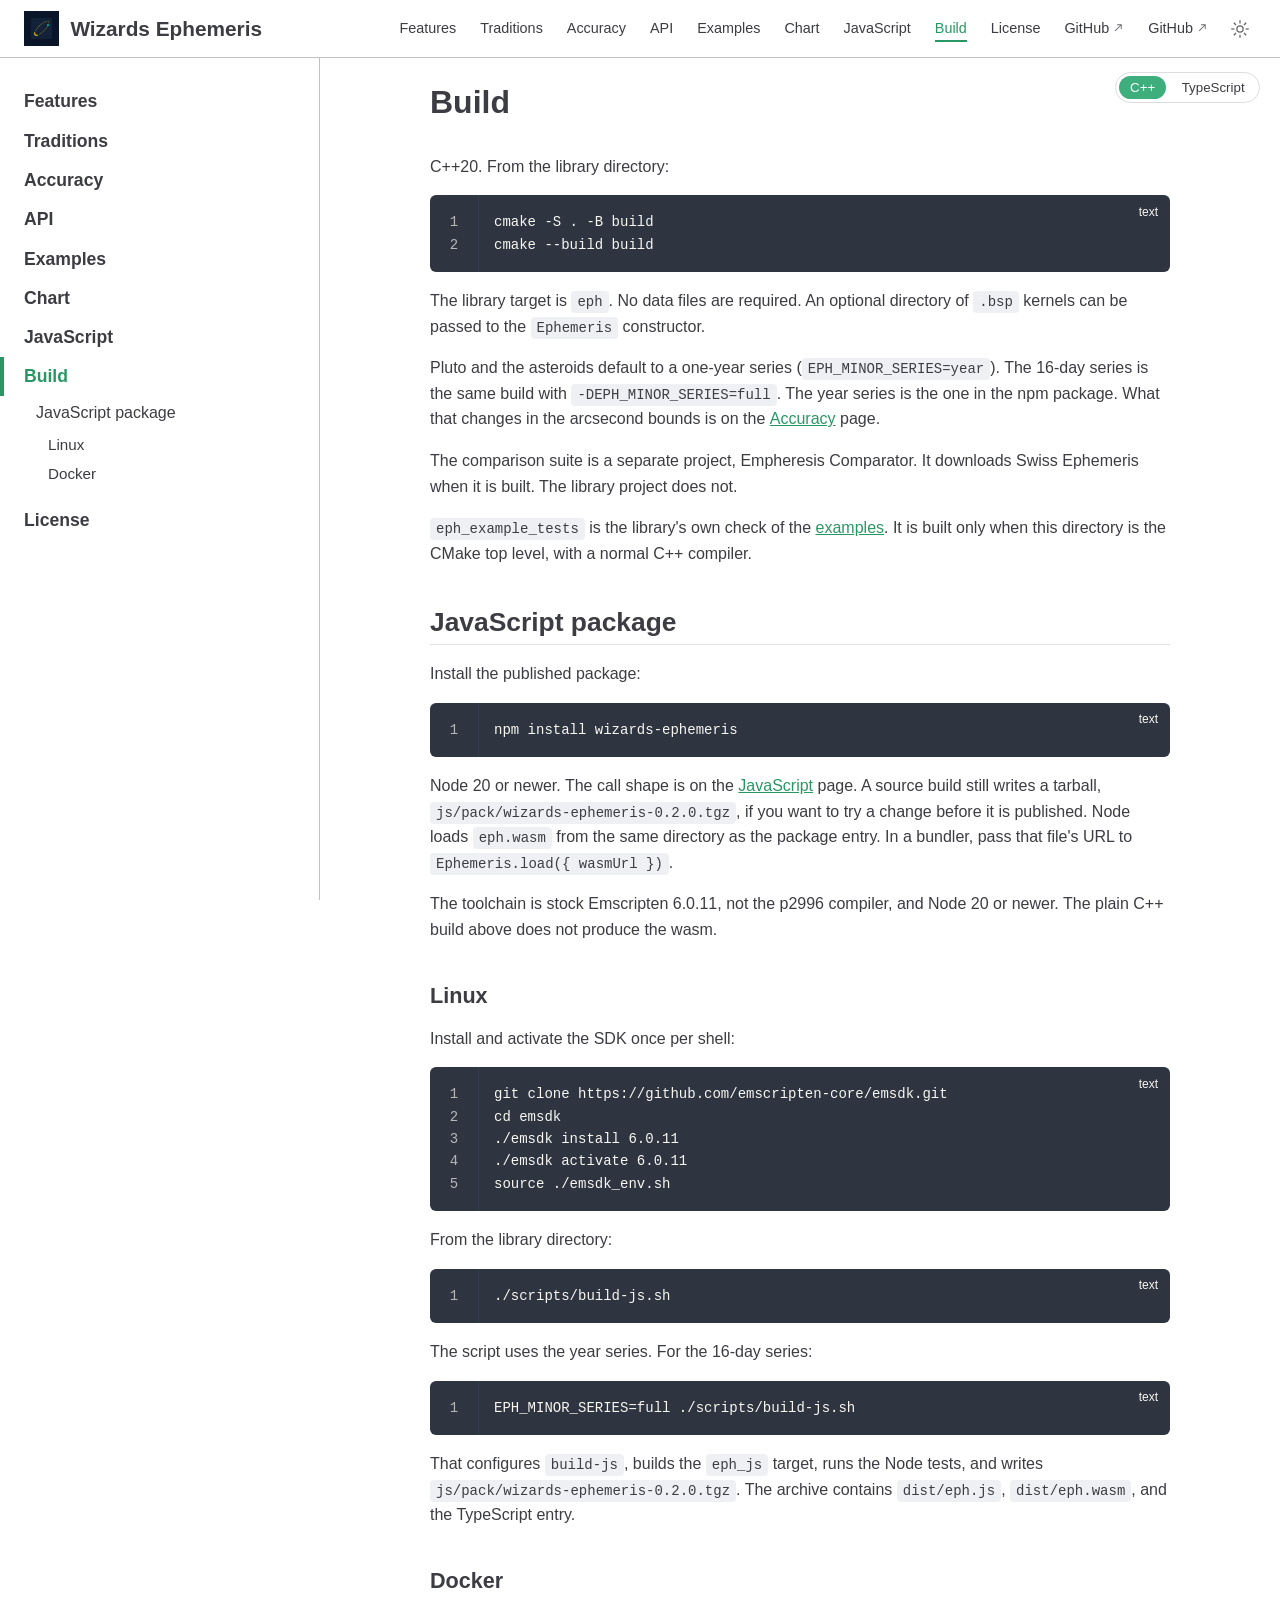
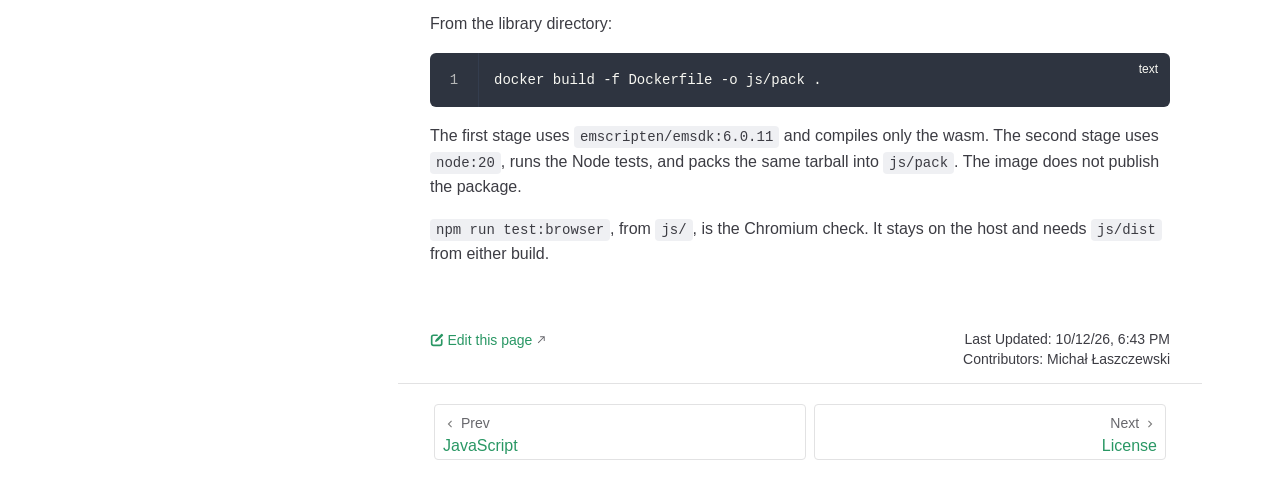
<file: build.html>
<!doctype html>
<html lang="en-US">
  <head>
    <meta charset="utf-8" />
    <meta name="viewport" content="width=device-width,initial-scale=1" />
    <meta name="generator" content="VuePress 2.0.0-rc.31" />
    <style>
      :root {
        --vp-c-bg: #fff;
      }

      [data-theme='dark'] {
        --vp-c-bg: #1b1b1f;
      }

      html,
      body {
        background-color: var(--vp-c-bg);
      }
    </style>
    <script>
      const useChoice = localStorage.getItem('vuepress-color-scheme')
      const systemStatus =
        'matchMedia' in window
          ? window.matchMedia('(prefers-color-scheme: dark)').matches
          : false

      if (useChoice === 'light') {
        document.documentElement.dataset.theme = 'light'
      } else if (useChoice === 'dark' || systemStatus) {
        document.documentElement.dataset.theme = 'dark'
      }
    </script>
    <link rel="icon" href="/favicon.png"><meta name="github-repository" content="wizards-ephemeris/wizards-ephemeris"><script>try {
  var lang = localStorage.getItem('eph-doc-lang') || 'cpp'
  document.documentElement.dataset.ephLang = lang
} catch (err) {
  document.documentElement.dataset.ephLang = 'cpp'
}</script><title>Build | Wizards Ephemeris</title><meta name="description" content="Positions, houses, and ayanamsas for a natal chart. No Swiss Ephemeris in the library.">
    <link rel="preload" href="/assets/style-r0nEDv-e.css" as="style"><link rel="stylesheet" href="/assets/style-r0nEDv-e.css">
    <link rel="modulepreload" href="/assets/app-B4R0QQrk.js"><link rel="modulepreload" href="/assets/build-CMSCWE9p.js">
    
  </head>
  <body>
    <div id="app"><!--[--><div class="vp-theme-container external-link-icon" vp-container><!--[--><header class="vp-navbar" vp-navbar><div class="vp-toggle-sidebar-button" title="toggle sidebar" aria-expanded="false" role="button" tabindex="0"><div class="icon" aria-hidden="true"><span></span><span></span><span></span></div></div><span><a class="route-link" href="/"><img class="vp-site-logo" src="/logo.png" alt="Wizards Ephemeris"><span class="vp-site-name vp-hide-mobile" aria-hidden="true">Wizards Ephemeris</span></a></span><div class="vp-navbar-items-wrapper" style=""><!--[--><!--]--><nav class="vp-navbar-items vp-hide-mobile" aria-label="site navigation"><!--[--><div class="vp-navbar-item"><a class="route-link auto-link" href="/features.html" aria-label="Features"><!--[--><!--[--><!--]--><!--]-->Features<!--[--><!--[--><!--]--><!--]--></a></div><div class="vp-navbar-item"><a class="route-link auto-link" href="/traditions.html" aria-label="Traditions"><!--[--><!--[--><!--]--><!--]-->Traditions<!--[--><!--[--><!--]--><!--]--></a></div><div class="vp-navbar-item"><a class="route-link auto-link" href="/accuracy.html" aria-label="Accuracy"><!--[--><!--[--><!--]--><!--]-->Accuracy<!--[--><!--[--><!--]--><!--]--></a></div><div class="vp-navbar-item"><a class="route-link auto-link" href="/api.html" aria-label="API"><!--[--><!--[--><!--]--><!--]-->API<!--[--><!--[--><!--]--><!--]--></a></div><div class="vp-navbar-item"><a class="route-link auto-link" href="/examples.html" aria-label="Examples"><!--[--><!--[--><!--]--><!--]-->Examples<!--[--><!--[--><!--]--><!--]--></a></div><div class="vp-navbar-item"><a class="route-link auto-link" href="/chart.html" aria-label="Chart"><!--[--><!--[--><!--]--><!--]-->Chart<!--[--><!--[--><!--]--><!--]--></a></div><div class="vp-navbar-item"><a class="route-link auto-link" href="/javascript.html" aria-label="JavaScript"><!--[--><!--[--><!--]--><!--]-->JavaScript<!--[--><!--[--><!--]--><!--]--></a></div><div class="vp-navbar-item"><a class="route-link route-link-active auto-link" href="/build.html" aria-label="Build"><!--[--><!--[--><!--]--><!--]-->Build<!--[--><!--[--><!--]--><!--]--></a></div><div class="vp-navbar-item"><a class="route-link auto-link" href="/license.html" aria-label="License"><!--[--><!--[--><!--]--><!--]-->License<!--[--><!--[--><!--]--><!--]--></a></div><div class="vp-navbar-item"><a class="auto-link external-link" href="https://github.com/wizards-ephemeris/wizards-ephemeris" aria-label="GitHub" rel="noopener noreferrer" target="_blank"><!--[--><!--[--><!--]--><!--]-->GitHub<!--[--><!--[--><!--]--><!--]--></a></div><div class="vp-navbar-item"><a class="auto-link external-link" href="https://github.com/wizards-ephemeris/wizards-ephemeris" aria-label="GitHub" rel="noopener noreferrer" target="_blank"><!--[--><!--[--><!--]--><!--]-->GitHub<!--[--><!--[--><!--]--><!--]--></a></div><!--]--></nav><!--[--><!--]--><button type="button" class="vp-toggle-color-mode-button" title="toggle color mode"><svg class="light-icon" viewbox="0 0 32 32" style=""><path d="M16 12.005a4 4 0 1 1-4 4a4.005 4.005 0 0 1 4-4m0-2a6 6 0 1 0 6 6a6 6 0 0 0-6-6z" fill="currentColor"></path><path d="M5.394 6.813l1.414-1.415l3.506 3.506L8.9 10.318z" fill="currentColor"></path><path d="M2 15.005h5v2H2z" fill="currentColor"></path><path d="M5.394 25.197L8.9 21.691l1.414 1.415l-3.506 3.505z" fill="currentColor"></path><path d="M15 25.005h2v5h-2z" fill="currentColor"></path><path d="M21.687 23.106l1.414-1.415l3.506 3.506l-1.414 1.414z" fill="currentColor"></path><path d="M25 15.005h5v2h-5z" fill="currentColor"></path><path d="M21.687 8.904l3.506-3.506l1.414 1.415l-3.506 3.505z" fill="currentColor"></path><path d="M15 2.005h2v5h-2z" fill="currentColor"></path></svg><svg class="dark-icon" viewbox="0 0 32 32" style="display:none;"><path d="M13.502 5.414a15.075 15.075 0 0 0 11.594 18.194a11.113 11.113 0 0 1-7.975 3.39c-.138 0-.278.005-.418 0a11.094 11.094 0 0 1-3.2-21.584M14.98 3a1.002 1.002 0 0 0-.175.016a13.096 13.096 0 0 0 1.825 25.981c.164.006.328 0 .49 0a13.072 13.072 0 0 0 10.703-5.555a1.01 1.01 0 0 0-.783-1.565A13.08 13.08 0 0 1 15.89 4.38A1.015 1.015 0 0 0 14.98 3z" fill="currentColor"></path></svg></button><!----></div></header><!--]--><div class="vp-sidebar-mask"></div><!--[--><aside class="vp-sidebar" vp-sidebar><nav class="vp-navbar-items" aria-label="site navigation"><!--[--><div class="vp-navbar-item"><a class="route-link auto-link" href="/features.html" aria-label="Features"><!--[--><!--[--><!--]--><!--]-->Features<!--[--><!--[--><!--]--><!--]--></a></div><div class="vp-navbar-item"><a class="route-link auto-link" href="/traditions.html" aria-label="Traditions"><!--[--><!--[--><!--]--><!--]-->Traditions<!--[--><!--[--><!--]--><!--]--></a></div><div class="vp-navbar-item"><a class="route-link auto-link" href="/accuracy.html" aria-label="Accuracy"><!--[--><!--[--><!--]--><!--]-->Accuracy<!--[--><!--[--><!--]--><!--]--></a></div><div class="vp-navbar-item"><a class="route-link auto-link" href="/api.html" aria-label="API"><!--[--><!--[--><!--]--><!--]-->API<!--[--><!--[--><!--]--><!--]--></a></div><div class="vp-navbar-item"><a class="route-link auto-link" href="/examples.html" aria-label="Examples"><!--[--><!--[--><!--]--><!--]-->Examples<!--[--><!--[--><!--]--><!--]--></a></div><div class="vp-navbar-item"><a class="route-link auto-link" href="/chart.html" aria-label="Chart"><!--[--><!--[--><!--]--><!--]-->Chart<!--[--><!--[--><!--]--><!--]--></a></div><div class="vp-navbar-item"><a class="route-link auto-link" href="/javascript.html" aria-label="JavaScript"><!--[--><!--[--><!--]--><!--]-->JavaScript<!--[--><!--[--><!--]--><!--]--></a></div><div class="vp-navbar-item"><a class="route-link route-link-active auto-link" href="/build.html" aria-label="Build"><!--[--><!--[--><!--]--><!--]-->Build<!--[--><!--[--><!--]--><!--]--></a></div><div class="vp-navbar-item"><a class="route-link auto-link" href="/license.html" aria-label="License"><!--[--><!--[--><!--]--><!--]-->License<!--[--><!--[--><!--]--><!--]--></a></div><div class="vp-navbar-item"><a class="auto-link external-link" href="https://github.com/wizards-ephemeris/wizards-ephemeris" aria-label="GitHub" rel="noopener noreferrer" target="_blank"><!--[--><!--[--><!--]--><!--]-->GitHub<!--[--><!--[--><!--]--><!--]--></a></div><div class="vp-navbar-item"><a class="auto-link external-link" href="https://github.com/wizards-ephemeris/wizards-ephemeris" aria-label="GitHub" rel="noopener noreferrer" target="_blank"><!--[--><!--[--><!--]--><!--]-->GitHub<!--[--><!--[--><!--]--><!--]--></a></div><!--]--></nav><!--[--><!--]--><ul class="vp-sidebar-items"><!--[--><li><a class="route-link auto-link vp-sidebar-item vp-sidebar-heading" href="/features.html" aria-label="Features"><!--[--><!--[--><!--]--><!--]-->Features<!--[--><!--[--><!--]--><!--]--></a><!----></li><li><a class="route-link auto-link vp-sidebar-item vp-sidebar-heading" href="/traditions.html" aria-label="Traditions"><!--[--><!--[--><!--]--><!--]-->Traditions<!--[--><!--[--><!--]--><!--]--></a><!----></li><li><a class="route-link auto-link vp-sidebar-item vp-sidebar-heading" href="/accuracy.html" aria-label="Accuracy"><!--[--><!--[--><!--]--><!--]-->Accuracy<!--[--><!--[--><!--]--><!--]--></a><!----></li><li><a class="route-link auto-link vp-sidebar-item vp-sidebar-heading" href="/api.html" aria-label="API"><!--[--><!--[--><!--]--><!--]-->API<!--[--><!--[--><!--]--><!--]--></a><!----></li><li><a class="route-link auto-link vp-sidebar-item vp-sidebar-heading" href="/examples.html" aria-label="Examples"><!--[--><!--[--><!--]--><!--]-->Examples<!--[--><!--[--><!--]--><!--]--></a><!----></li><li><a class="route-link auto-link vp-sidebar-item vp-sidebar-heading" href="/chart.html" aria-label="Chart"><!--[--><!--[--><!--]--><!--]-->Chart<!--[--><!--[--><!--]--><!--]--></a><!----></li><li><a class="route-link auto-link vp-sidebar-item vp-sidebar-heading" href="/javascript.html" aria-label="JavaScript"><!--[--><!--[--><!--]--><!--]-->JavaScript<!--[--><!--[--><!--]--><!--]--></a><!----></li><li><a class="route-link route-link-active auto-link vp-sidebar-item vp-sidebar-heading active" href="/build.html" aria-label="Build"><!--[--><!--[--><!--]--><!--]-->Build<!--[--><!--[--><!--]--><!--]--></a><!----></li><li><a class="route-link auto-link vp-sidebar-item vp-sidebar-heading" href="/license.html" aria-label="License"><!--[--><!--[--><!--]--><!--]-->License<!--[--><!--[--><!--]--><!--]--></a><!----></li><!--]--></ul><!--[--><!--]--></aside><!--]--><!--[--><main class="vp-page"><!--[--><!--]--><div vp-content><!--[--><!--]--><div id="content"><h1 id="build" tabindex="-1"><a class="header-anchor" href="#build"><span>Build</span></a></h1><p>C++20. From the library directory:</p><div class="language-text line-numbers-mode" data-highlighter="prismjs" data-ext="text"><pre><code class="language-text"><span class="line">cmake -S . -B build</span>
<span class="line">cmake --build build</span>
<span class="line"></span></code></pre><div class="line-numbers" aria-hidden="true" style="counter-reset:line-number 0;"><div class="line-number"></div><div class="line-number"></div></div></div><p>The library target is <code>eph</code>. No data files are required. An optional directory of <code>.bsp</code> kernels can be passed to the <code>Ephemeris</code> constructor.</p><p>Pluto and the asteroids default to a one-year series (<code>EPH_MINOR_SERIES=year</code>). The 16-day series is the same build with <code>-DEPH_MINOR_SERIES=full</code>. The year series is the one in the npm package. What that changes in the arcsecond bounds is on the <a href="/accuracy">Accuracy</a> page.</p><p>The comparison suite is a separate project, Empheresis Comparator. It downloads Swiss Ephemeris when it is built. The library project does not.</p><p><code>eph_example_tests</code> is the library&#39;s own check of the <a href="/examples">examples</a>. It is built only when this directory is the CMake top level, with a normal C++ compiler.</p><h2 id="javascript-package" tabindex="-1"><a class="header-anchor" href="#javascript-package"><span>JavaScript package</span></a></h2><p>Install the published package:</p><div class="language-text line-numbers-mode" data-highlighter="prismjs" data-ext="text"><pre><code class="language-text"><span class="line">npm install wizards-ephemeris</span>
<span class="line"></span></code></pre><div class="line-numbers" aria-hidden="true" style="counter-reset:line-number 0;"><div class="line-number"></div></div></div><p>Node 20 or newer. The call shape is on the <a href="/javascript">JavaScript</a> page. A source build still writes a tarball, <code>js/pack/wizards-ephemeris-0.2.0.tgz</code>, if you want to try a change before it is published. Node loads <code>eph.wasm</code> from the same directory as the package entry. In a bundler, pass that file&#39;s URL to <code>Ephemeris.load({ wasmUrl })</code>.</p><p>The toolchain is stock Emscripten 6.0.11, not the p2996 compiler, and Node 20 or newer. The plain C++ build above does not produce the wasm.</p><h3 id="linux" tabindex="-1"><a class="header-anchor" href="#linux"><span>Linux</span></a></h3><p>Install and activate the SDK once per shell:</p><div class="language-text line-numbers-mode" data-highlighter="prismjs" data-ext="text"><pre><code class="language-text"><span class="line">git clone https://github.com/emscripten-core/emsdk.git</span>
<span class="line">cd emsdk</span>
<span class="line">./emsdk install 6.0.11</span>
<span class="line">./emsdk activate 6.0.11</span>
<span class="line">source ./emsdk_env.sh</span>
<span class="line"></span></code></pre><div class="line-numbers" aria-hidden="true" style="counter-reset:line-number 0;"><div class="line-number"></div><div class="line-number"></div><div class="line-number"></div><div class="line-number"></div><div class="line-number"></div></div></div><p>From the library directory:</p><div class="language-text line-numbers-mode" data-highlighter="prismjs" data-ext="text"><pre><code class="language-text"><span class="line">./scripts/build-js.sh</span>
<span class="line"></span></code></pre><div class="line-numbers" aria-hidden="true" style="counter-reset:line-number 0;"><div class="line-number"></div></div></div><p>The script uses the year series. For the 16-day series:</p><div class="language-text line-numbers-mode" data-highlighter="prismjs" data-ext="text"><pre><code class="language-text"><span class="line">EPH_MINOR_SERIES=full ./scripts/build-js.sh</span>
<span class="line"></span></code></pre><div class="line-numbers" aria-hidden="true" style="counter-reset:line-number 0;"><div class="line-number"></div></div></div><p>That configures <code>build-js</code>, builds the <code>eph_js</code> target, runs the Node tests, and writes <code>js/pack/wizards-ephemeris-0.2.0.tgz</code>. The archive contains <code>dist/eph.js</code>, <code>dist/eph.wasm</code>, and the TypeScript entry.</p><h3 id="docker" tabindex="-1"><a class="header-anchor" href="#docker"><span>Docker</span></a></h3><p>From the library directory:</p><div class="language-text line-numbers-mode" data-highlighter="prismjs" data-ext="text"><pre><code class="language-text"><span class="line">docker build -f Dockerfile -o js/pack .</span>
<span class="line"></span></code></pre><div class="line-numbers" aria-hidden="true" style="counter-reset:line-number 0;"><div class="line-number"></div></div></div><p>The first stage uses <code>emscripten/emsdk:6.0.11</code> and compiles only the wasm. The second stage uses <code>node:20</code>, runs the Node tests, and packs the same tarball into <code>js/pack</code>. The image does not publish the package.</p><p><code>npm run test:browser</code>, from <code>js/</code>, is the Chromium check. It stays on the host and needs <code>js/dist</code> from either build.</p></div><!--[--><!--]--></div><footer class="vp-page-meta"><div class="vp-meta-item edit-link"><a class="auto-link external-link label" href="https://github.com/wizards-ephemeris/wizards-ephemeris/edit/main/build.md" aria-label="Edit this page" rel="noopener noreferrer" target="_blank"><!--[--><!--[--><svg class="edit-icon" viewbox="0 0 1024 1024"><g fill="currentColor"><path d="M430.818 653.65a60.46 60.46 0 0 1-50.96-93.281l71.69-114.012 7.773-10.365L816.038 80.138A60.46 60.46 0 0 1 859.225 62a60.46 60.46 0 0 1 43.186 18.138l43.186 43.186a60.46 60.46 0 0 1 0 86.373L588.879 565.55l-8.637 8.637-117.466 68.234a60.46 60.46 0 0 1-31.958 11.229z"></path><path d="M728.802 962H252.891A190.883 190.883 0 0 1 62.008 771.98V296.934a190.883 190.883 0 0 1 190.883-192.61h267.754a60.46 60.46 0 0 1 0 120.92H252.891a69.962 69.962 0 0 0-69.098 69.099V771.98a69.962 69.962 0 0 0 69.098 69.098h475.911A69.962 69.962 0 0 0 797.9 771.98V503.363a60.46 60.46 0 1 1 120.922 0V771.98A190.883 190.883 0 0 1 728.802 962z"></path></g></svg><!--]--><!--]-->Edit this page<!--[--><!--[--><!--]--><!--]--></a></div><div class="vp-meta-item git-info"><div class="vp-meta-item last-updated"><span class="meta-item-label">Last Updated: </span><time class="meta-item-info" datetime="2026-10-12T18:43:06.000Z" data-allow-mismatch>10/12/26, 8:43 PM</time></div><div class="vp-meta-item contributors"><span class="meta-item-label">Contributors: </span><span class="meta-item-info"><!--[--><!--[--><span class="contributor" title="email: michal@laszczewski.com">Michał Łaszczewski</span><!----><!--]--><!--]--></span></div></div></footer><nav class="vp-page-nav" aria-label="page navigation"><a class="route-link auto-link prev" href="/javascript.html" aria-label="JavaScript"><!--[--><div class="hint"><span class="arrow left"></span> Prev</div><div class="link"><span class="external-link">JavaScript</span></div><!--]--></a><a class="route-link auto-link next" href="/license.html" aria-label="License"><!--[--><div class="hint">Next <span class="arrow right"></span></div><div class="link"><span class="external-link">License</span></div><!--]--></a></nav><!--[--><!--]--></main><!--]--></div><!--[--><!----><div class="eph-lang" role="group" aria-label="Example language"><button type="button" class="on">C++</button><button type="button" class="">TypeScript</button></div><!--]--><!--]--></div>
    <script type="module" src="/assets/app-B4R0QQrk.js" defer></script>
  </body>
</html>
</file>
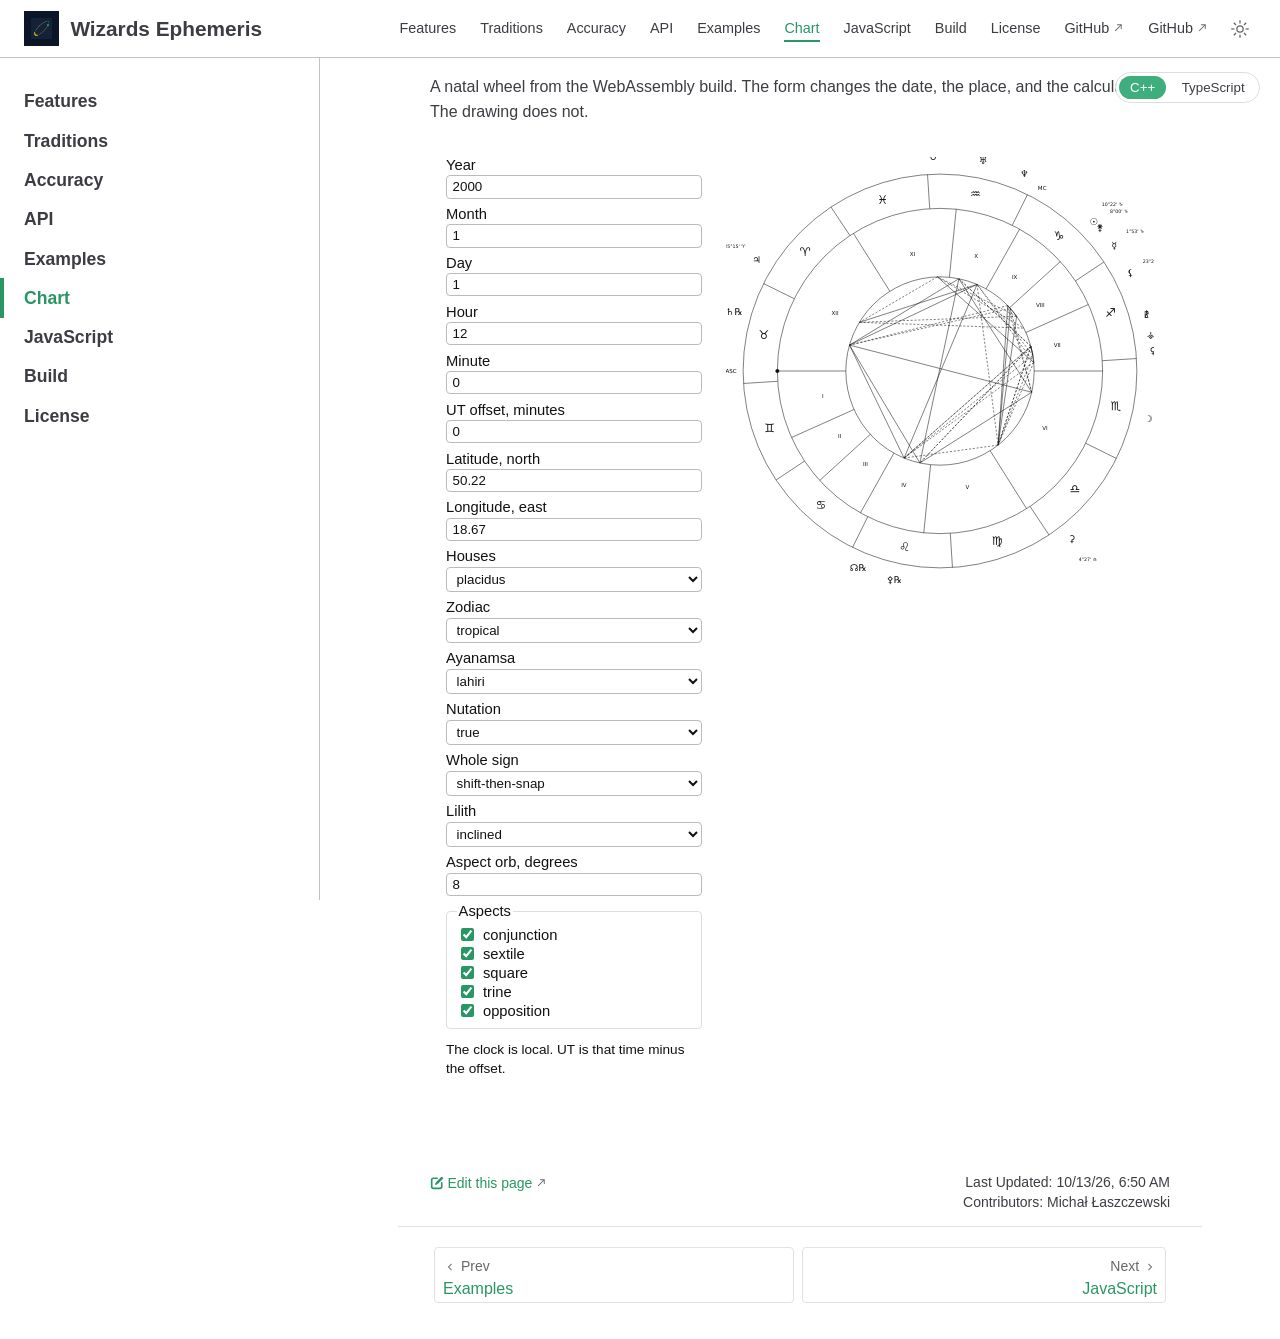
<file: chart.html>
<!doctype html>
<html lang="en-US">
  <head>
    <meta charset="utf-8" />
    <meta name="viewport" content="width=device-width,initial-scale=1" />
    <meta name="generator" content="VuePress 2.0.0-rc.31" />
    <style>
      :root {
        --vp-c-bg: #fff;
      }

      [data-theme='dark'] {
        --vp-c-bg: #1b1b1f;
      }

      html,
      body {
        background-color: var(--vp-c-bg);
      }
    </style>
    <script>
      const useChoice = localStorage.getItem('vuepress-color-scheme')
      const systemStatus =
        'matchMedia' in window
          ? window.matchMedia('(prefers-color-scheme: dark)').matches
          : false

      if (useChoice === 'light') {
        document.documentElement.dataset.theme = 'light'
      } else if (useChoice === 'dark' || systemStatus) {
        document.documentElement.dataset.theme = 'dark'
      }
    </script>
    <link rel="icon" href="/favicon.png"><meta name="github-repository" content="wizards-ephemeris/wizards-ephemeris"><script>try {
  var lang = localStorage.getItem('eph-doc-lang') || 'cpp'
  document.documentElement.dataset.ephLang = lang
} catch (err) {
  document.documentElement.dataset.ephLang = 'cpp'
}</script><title>Chart | Wizards Ephemeris</title><meta name="description" content="Positions, houses, and ayanamsas for a natal chart. No Swiss Ephemeris in the library.">
    <link rel="preload" href="/assets/style-r0nEDv-e.css" as="style"><link rel="stylesheet" href="/assets/style-r0nEDv-e.css">
    <link rel="modulepreload" href="/assets/app-B4R0QQrk.js"><link rel="modulepreload" href="/assets/chart-0HZnASfd.js">
    
  </head>
  <body>
    <div id="app"><!--[--><div class="vp-theme-container external-link-icon" vp-container><!--[--><header class="vp-navbar" vp-navbar><div class="vp-toggle-sidebar-button" title="toggle sidebar" aria-expanded="false" role="button" tabindex="0"><div class="icon" aria-hidden="true"><span></span><span></span><span></span></div></div><span><a class="route-link" href="/"><img class="vp-site-logo" src="/logo.png" alt="Wizards Ephemeris"><span class="vp-site-name vp-hide-mobile" aria-hidden="true">Wizards Ephemeris</span></a></span><div class="vp-navbar-items-wrapper" style=""><!--[--><!--]--><nav class="vp-navbar-items vp-hide-mobile" aria-label="site navigation"><!--[--><div class="vp-navbar-item"><a class="route-link auto-link" href="/features.html" aria-label="Features"><!--[--><!--[--><!--]--><!--]-->Features<!--[--><!--[--><!--]--><!--]--></a></div><div class="vp-navbar-item"><a class="route-link auto-link" href="/traditions.html" aria-label="Traditions"><!--[--><!--[--><!--]--><!--]-->Traditions<!--[--><!--[--><!--]--><!--]--></a></div><div class="vp-navbar-item"><a class="route-link auto-link" href="/accuracy.html" aria-label="Accuracy"><!--[--><!--[--><!--]--><!--]-->Accuracy<!--[--><!--[--><!--]--><!--]--></a></div><div class="vp-navbar-item"><a class="route-link auto-link" href="/api.html" aria-label="API"><!--[--><!--[--><!--]--><!--]-->API<!--[--><!--[--><!--]--><!--]--></a></div><div class="vp-navbar-item"><a class="route-link auto-link" href="/examples.html" aria-label="Examples"><!--[--><!--[--><!--]--><!--]-->Examples<!--[--><!--[--><!--]--><!--]--></a></div><div class="vp-navbar-item"><a class="route-link route-link-active auto-link" href="/chart.html" aria-label="Chart"><!--[--><!--[--><!--]--><!--]-->Chart<!--[--><!--[--><!--]--><!--]--></a></div><div class="vp-navbar-item"><a class="route-link auto-link" href="/javascript.html" aria-label="JavaScript"><!--[--><!--[--><!--]--><!--]-->JavaScript<!--[--><!--[--><!--]--><!--]--></a></div><div class="vp-navbar-item"><a class="route-link auto-link" href="/build.html" aria-label="Build"><!--[--><!--[--><!--]--><!--]-->Build<!--[--><!--[--><!--]--><!--]--></a></div><div class="vp-navbar-item"><a class="route-link auto-link" href="/license.html" aria-label="License"><!--[--><!--[--><!--]--><!--]-->License<!--[--><!--[--><!--]--><!--]--></a></div><div class="vp-navbar-item"><a class="auto-link external-link" href="https://github.com/wizards-ephemeris/wizards-ephemeris" aria-label="GitHub" rel="noopener noreferrer" target="_blank"><!--[--><!--[--><!--]--><!--]-->GitHub<!--[--><!--[--><!--]--><!--]--></a></div><div class="vp-navbar-item"><a class="auto-link external-link" href="https://github.com/wizards-ephemeris/wizards-ephemeris" aria-label="GitHub" rel="noopener noreferrer" target="_blank"><!--[--><!--[--><!--]--><!--]-->GitHub<!--[--><!--[--><!--]--><!--]--></a></div><!--]--></nav><!--[--><!--]--><button type="button" class="vp-toggle-color-mode-button" title="toggle color mode"><svg class="light-icon" viewbox="0 0 32 32" style=""><path d="M16 12.005a4 4 0 1 1-4 4a4.005 4.005 0 0 1 4-4m0-2a6 6 0 1 0 6 6a6 6 0 0 0-6-6z" fill="currentColor"></path><path d="M5.394 6.813l1.414-1.415l3.506 3.506L8.9 10.318z" fill="currentColor"></path><path d="M2 15.005h5v2H2z" fill="currentColor"></path><path d="M5.394 25.197L8.9 21.691l1.414 1.415l-3.506 3.505z" fill="currentColor"></path><path d="M15 25.005h2v5h-2z" fill="currentColor"></path><path d="M21.687 23.106l1.414-1.415l3.506 3.506l-1.414 1.414z" fill="currentColor"></path><path d="M25 15.005h5v2h-5z" fill="currentColor"></path><path d="M21.687 8.904l3.506-3.506l1.414 1.415l-3.506 3.505z" fill="currentColor"></path><path d="M15 2.005h2v5h-2z" fill="currentColor"></path></svg><svg class="dark-icon" viewbox="0 0 32 32" style="display:none;"><path d="M13.502 5.414a15.075 15.075 0 0 0 11.594 18.194a11.113 11.113 0 0 1-7.975 3.39c-.138 0-.278.005-.418 0a11.094 11.094 0 0 1-3.2-21.584M14.98 3a1.002 1.002 0 0 0-.175.016a13.096 13.096 0 0 0 1.825 25.981c.164.006.328 0 .49 0a13.072 13.072 0 0 0 10.703-5.555a1.01 1.01 0 0 0-.783-1.565A13.08 13.08 0 0 1 15.89 4.38A1.015 1.015 0 0 0 14.98 3z" fill="currentColor"></path></svg></button><!----></div></header><!--]--><div class="vp-sidebar-mask"></div><!--[--><aside class="vp-sidebar" vp-sidebar><nav class="vp-navbar-items" aria-label="site navigation"><!--[--><div class="vp-navbar-item"><a class="route-link auto-link" href="/features.html" aria-label="Features"><!--[--><!--[--><!--]--><!--]-->Features<!--[--><!--[--><!--]--><!--]--></a></div><div class="vp-navbar-item"><a class="route-link auto-link" href="/traditions.html" aria-label="Traditions"><!--[--><!--[--><!--]--><!--]-->Traditions<!--[--><!--[--><!--]--><!--]--></a></div><div class="vp-navbar-item"><a class="route-link auto-link" href="/accuracy.html" aria-label="Accuracy"><!--[--><!--[--><!--]--><!--]-->Accuracy<!--[--><!--[--><!--]--><!--]--></a></div><div class="vp-navbar-item"><a class="route-link auto-link" href="/api.html" aria-label="API"><!--[--><!--[--><!--]--><!--]-->API<!--[--><!--[--><!--]--><!--]--></a></div><div class="vp-navbar-item"><a class="route-link auto-link" href="/examples.html" aria-label="Examples"><!--[--><!--[--><!--]--><!--]-->Examples<!--[--><!--[--><!--]--><!--]--></a></div><div class="vp-navbar-item"><a class="route-link route-link-active auto-link" href="/chart.html" aria-label="Chart"><!--[--><!--[--><!--]--><!--]-->Chart<!--[--><!--[--><!--]--><!--]--></a></div><div class="vp-navbar-item"><a class="route-link auto-link" href="/javascript.html" aria-label="JavaScript"><!--[--><!--[--><!--]--><!--]-->JavaScript<!--[--><!--[--><!--]--><!--]--></a></div><div class="vp-navbar-item"><a class="route-link auto-link" href="/build.html" aria-label="Build"><!--[--><!--[--><!--]--><!--]-->Build<!--[--><!--[--><!--]--><!--]--></a></div><div class="vp-navbar-item"><a class="route-link auto-link" href="/license.html" aria-label="License"><!--[--><!--[--><!--]--><!--]-->License<!--[--><!--[--><!--]--><!--]--></a></div><div class="vp-navbar-item"><a class="auto-link external-link" href="https://github.com/wizards-ephemeris/wizards-ephemeris" aria-label="GitHub" rel="noopener noreferrer" target="_blank"><!--[--><!--[--><!--]--><!--]-->GitHub<!--[--><!--[--><!--]--><!--]--></a></div><div class="vp-navbar-item"><a class="auto-link external-link" href="https://github.com/wizards-ephemeris/wizards-ephemeris" aria-label="GitHub" rel="noopener noreferrer" target="_blank"><!--[--><!--[--><!--]--><!--]-->GitHub<!--[--><!--[--><!--]--><!--]--></a></div><!--]--></nav><!--[--><!--]--><ul class="vp-sidebar-items"><!--[--><li><a class="route-link auto-link vp-sidebar-item vp-sidebar-heading" href="/features.html" aria-label="Features"><!--[--><!--[--><!--]--><!--]-->Features<!--[--><!--[--><!--]--><!--]--></a><!----></li><li><a class="route-link auto-link vp-sidebar-item vp-sidebar-heading" href="/traditions.html" aria-label="Traditions"><!--[--><!--[--><!--]--><!--]-->Traditions<!--[--><!--[--><!--]--><!--]--></a><!----></li><li><a class="route-link auto-link vp-sidebar-item vp-sidebar-heading" href="/accuracy.html" aria-label="Accuracy"><!--[--><!--[--><!--]--><!--]-->Accuracy<!--[--><!--[--><!--]--><!--]--></a><!----></li><li><a class="route-link auto-link vp-sidebar-item vp-sidebar-heading" href="/api.html" aria-label="API"><!--[--><!--[--><!--]--><!--]-->API<!--[--><!--[--><!--]--><!--]--></a><!----></li><li><a class="route-link auto-link vp-sidebar-item vp-sidebar-heading" href="/examples.html" aria-label="Examples"><!--[--><!--[--><!--]--><!--]-->Examples<!--[--><!--[--><!--]--><!--]--></a><!----></li><li><a class="route-link route-link-active auto-link vp-sidebar-item vp-sidebar-heading active" href="/chart.html" aria-label="Chart"><!--[--><!--[--><!--]--><!--]-->Chart<!--[--><!--[--><!--]--><!--]--></a><!----></li><li><a class="route-link auto-link vp-sidebar-item vp-sidebar-heading" href="/javascript.html" aria-label="JavaScript"><!--[--><!--[--><!--]--><!--]-->JavaScript<!--[--><!--[--><!--]--><!--]--></a><!----></li><li><a class="route-link auto-link vp-sidebar-item vp-sidebar-heading" href="/build.html" aria-label="Build"><!--[--><!--[--><!--]--><!--]-->Build<!--[--><!--[--><!--]--><!--]--></a><!----></li><li><a class="route-link auto-link vp-sidebar-item vp-sidebar-heading" href="/license.html" aria-label="License"><!--[--><!--[--><!--]--><!--]-->License<!--[--><!--[--><!--]--><!--]--></a><!----></li><!--]--></ul><!--[--><!--]--></aside><!--]--><!--[--><main class="vp-page"><!--[--><!--]--><div vp-content><!--[--><!--]--><div id="content"><p>A natal wheel from the WebAssembly build. The form changes the date, the place, and the calculation. The drawing does not.</p><!----></div><!--[--><!--]--></div><footer class="vp-page-meta"><div class="vp-meta-item edit-link"><a class="auto-link external-link label" href="https://github.com/wizards-ephemeris/wizards-ephemeris/edit/main/chart.md" aria-label="Edit this page" rel="noopener noreferrer" target="_blank"><!--[--><!--[--><svg class="edit-icon" viewbox="0 0 1024 1024"><g fill="currentColor"><path d="M430.818 653.65a60.46 60.46 0 0 1-50.96-93.281l71.69-114.012 7.773-10.365L816.038 80.138A60.46 60.46 0 0 1 859.225 62a60.46 60.46 0 0 1 43.186 18.138l43.186 43.186a60.46 60.46 0 0 1 0 86.373L588.879 565.55l-8.637 8.637-117.466 68.234a60.46 60.46 0 0 1-31.958 11.229z"></path><path d="M728.802 962H252.891A190.883 190.883 0 0 1 62.008 771.98V296.934a190.883 190.883 0 0 1 190.883-192.61h267.754a60.46 60.46 0 0 1 0 120.92H252.891a69.962 69.962 0 0 0-69.098 69.099V771.98a69.962 69.962 0 0 0 69.098 69.098h475.911A69.962 69.962 0 0 0 797.9 771.98V503.363a60.46 60.46 0 1 1 120.922 0V771.98A190.883 190.883 0 0 1 728.802 962z"></path></g></svg><!--]--><!--]-->Edit this page<!--[--><!--[--><!--]--><!--]--></a></div><div class="vp-meta-item git-info"><div class="vp-meta-item last-updated"><span class="meta-item-label">Last Updated: </span><time class="meta-item-info" datetime="2026-10-13T06:50:03.000Z" data-allow-mismatch>10/13/26, 8:50 AM</time></div><div class="vp-meta-item contributors"><span class="meta-item-label">Contributors: </span><span class="meta-item-info"><!--[--><!--[--><span class="contributor" title="email: michal@laszczewski.com">Michał Łaszczewski</span><!----><!--]--><!--]--></span></div></div></footer><nav class="vp-page-nav" aria-label="page navigation"><a class="route-link auto-link prev" href="/examples.html" aria-label="Examples"><!--[--><div class="hint"><span class="arrow left"></span> Prev</div><div class="link"><span class="external-link">Examples</span></div><!--]--></a><a class="route-link auto-link next" href="/javascript.html" aria-label="JavaScript"><!--[--><div class="hint">Next <span class="arrow right"></span></div><div class="link"><span class="external-link">JavaScript</span></div><!--]--></a></nav><!--[--><!--]--></main><!--]--></div><!--[--><!----><div class="eph-lang" role="group" aria-label="Example language"><button type="button" class="on">C++</button><button type="button" class="">TypeScript</button></div><!--]--><!--]--></div>
    <script type="module" src="/assets/app-B4R0QQrk.js" defer></script>
  </body>
</html>
</file>
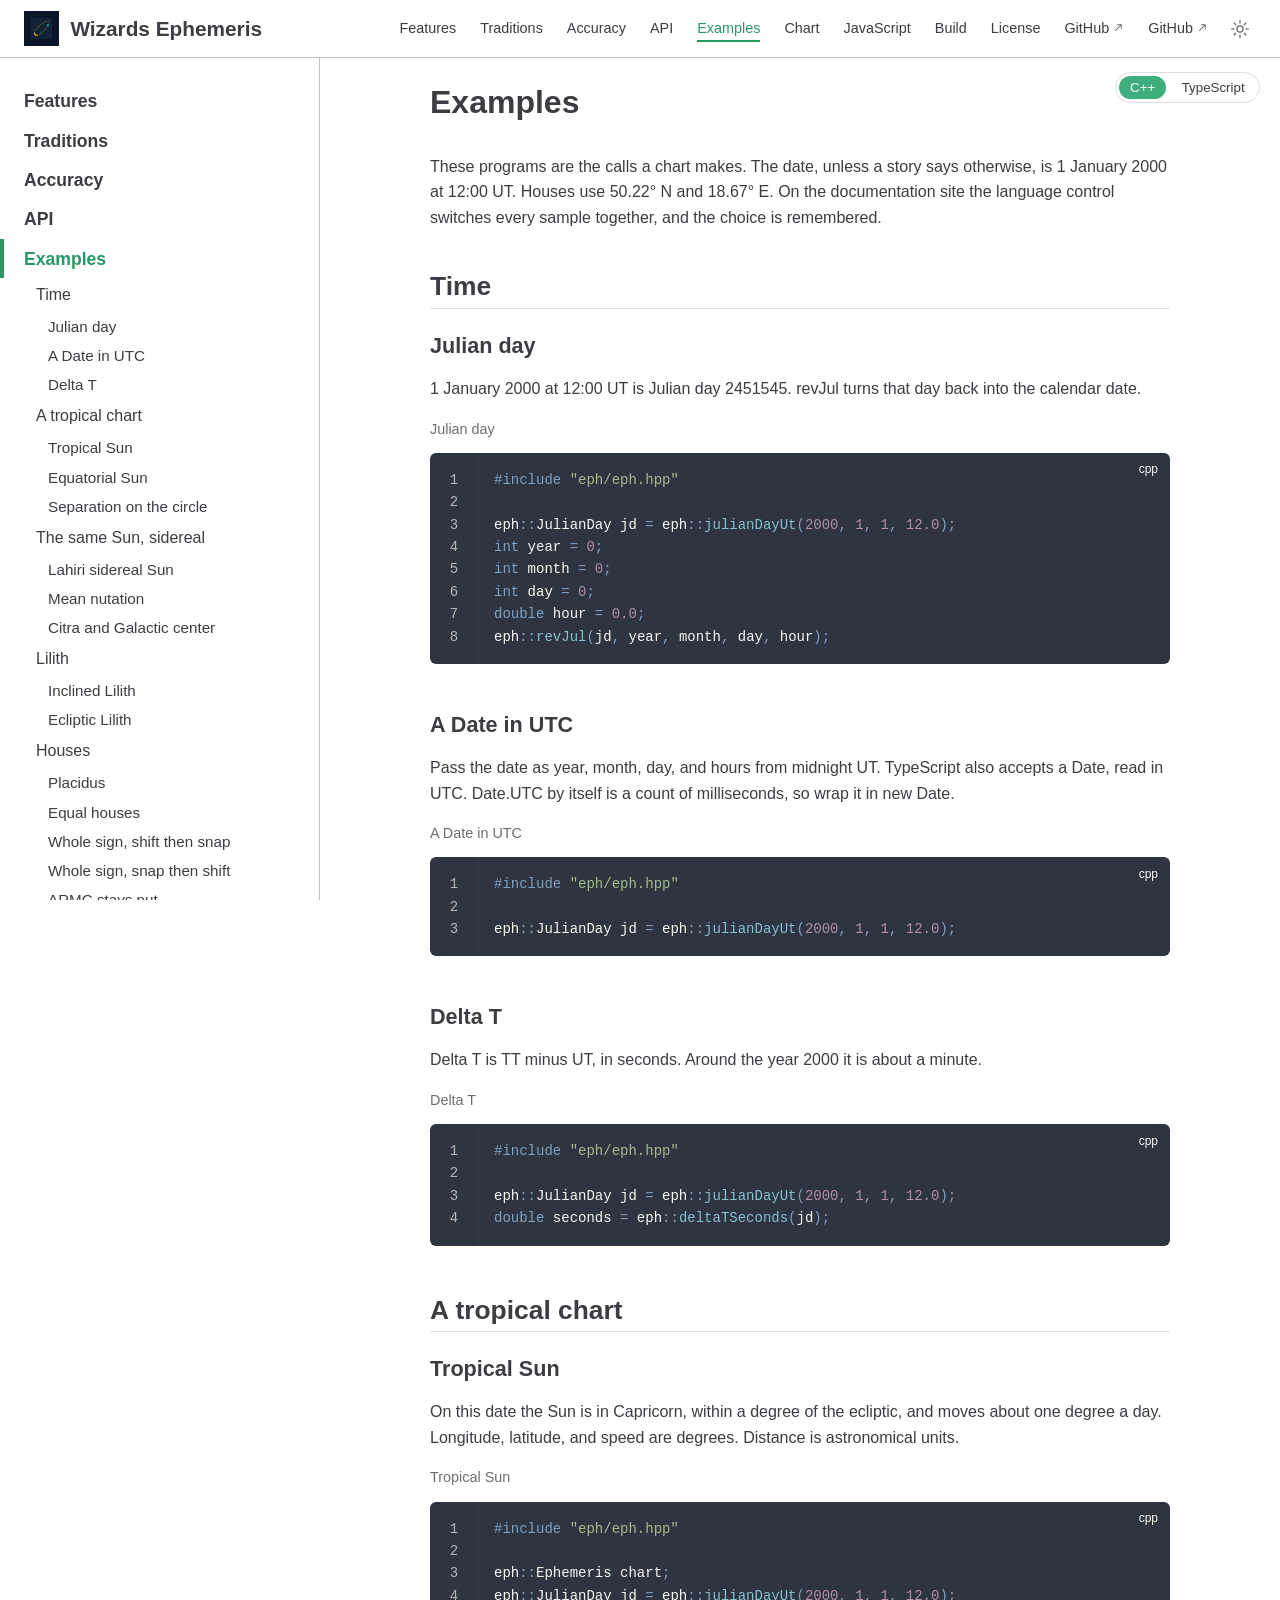
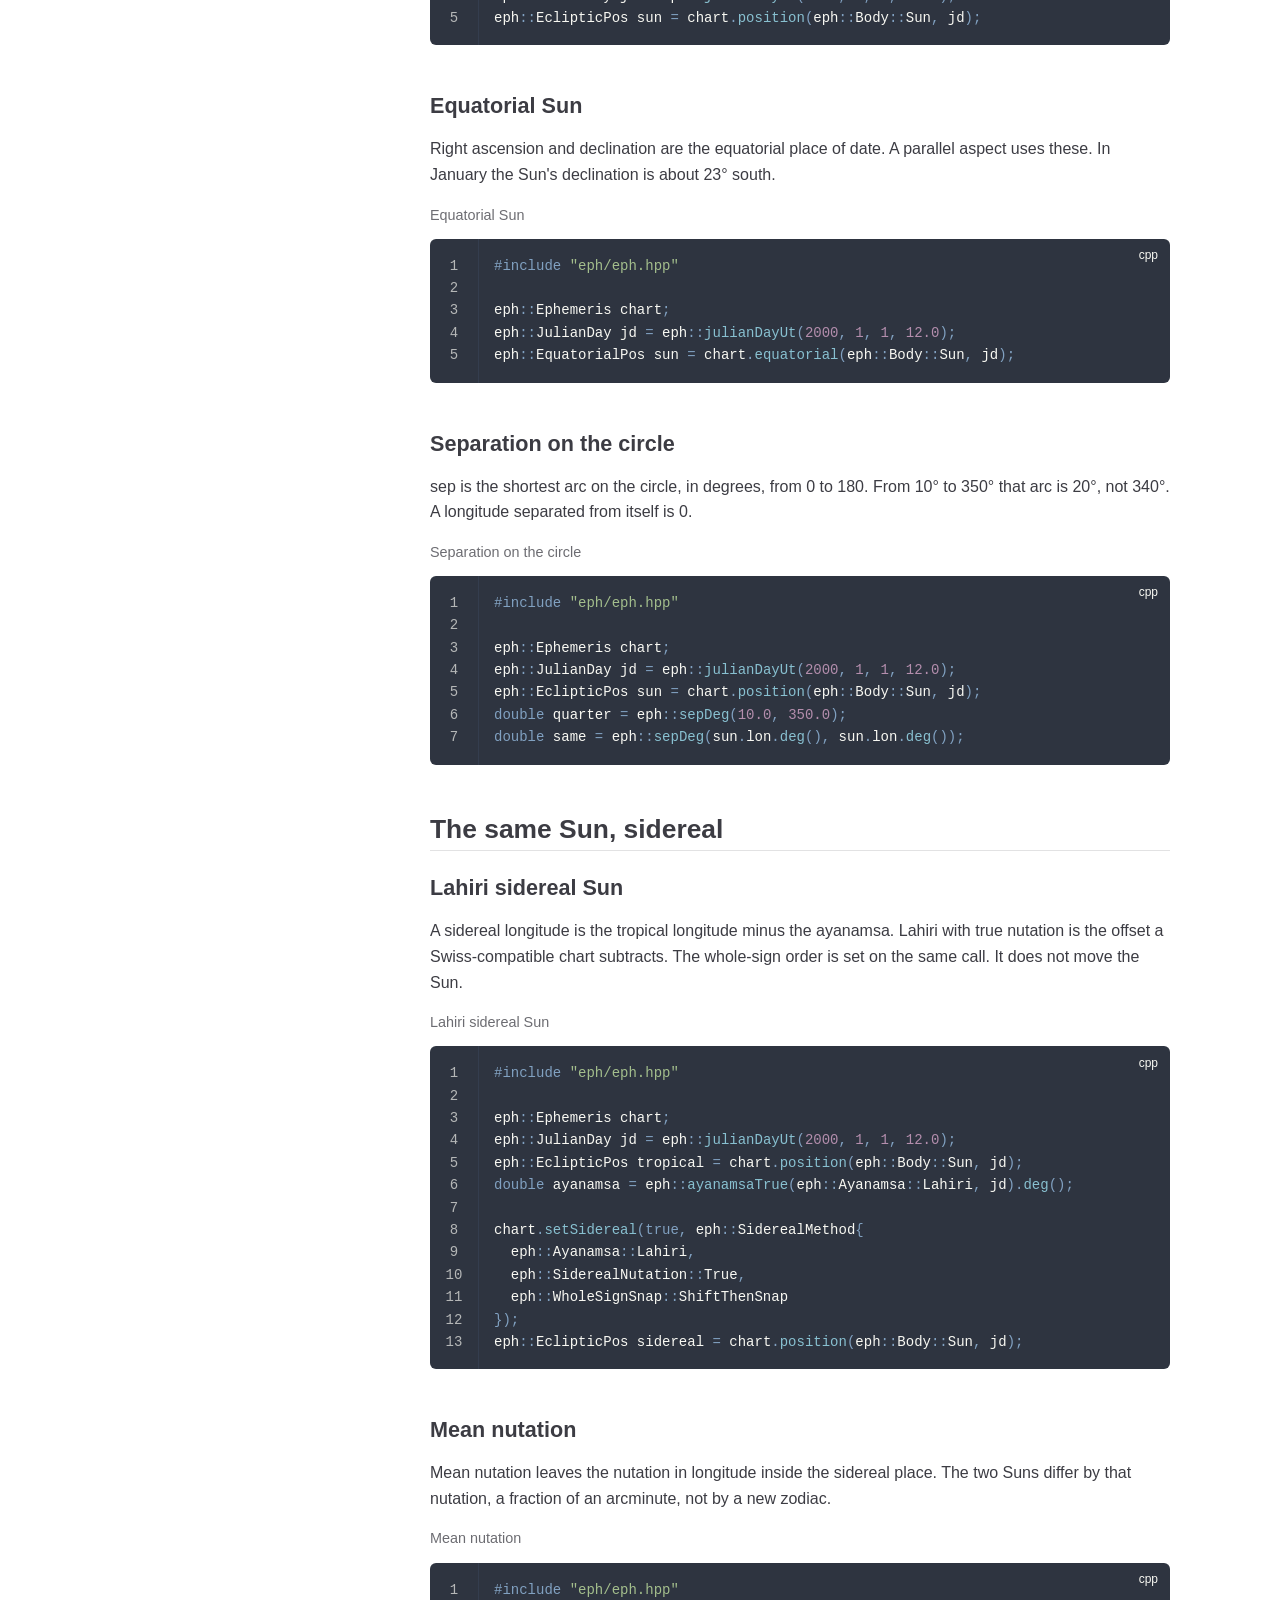
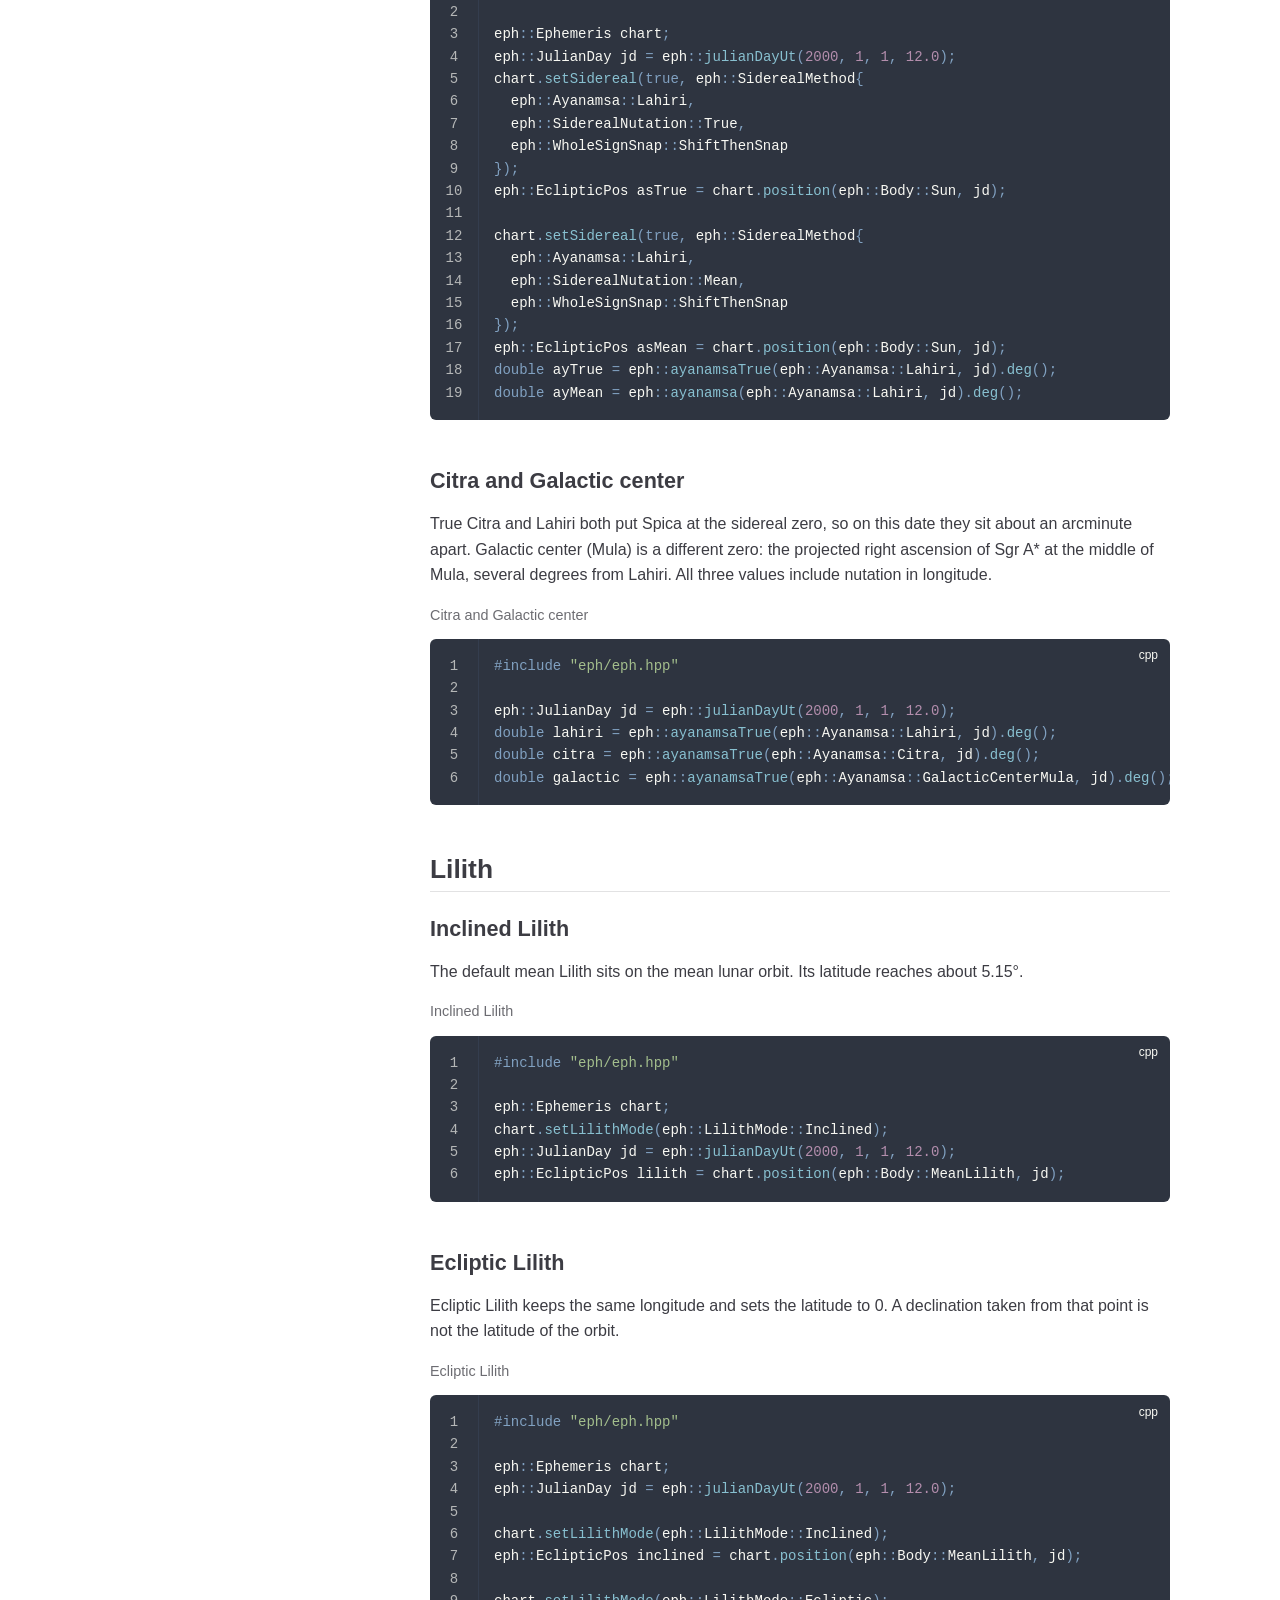
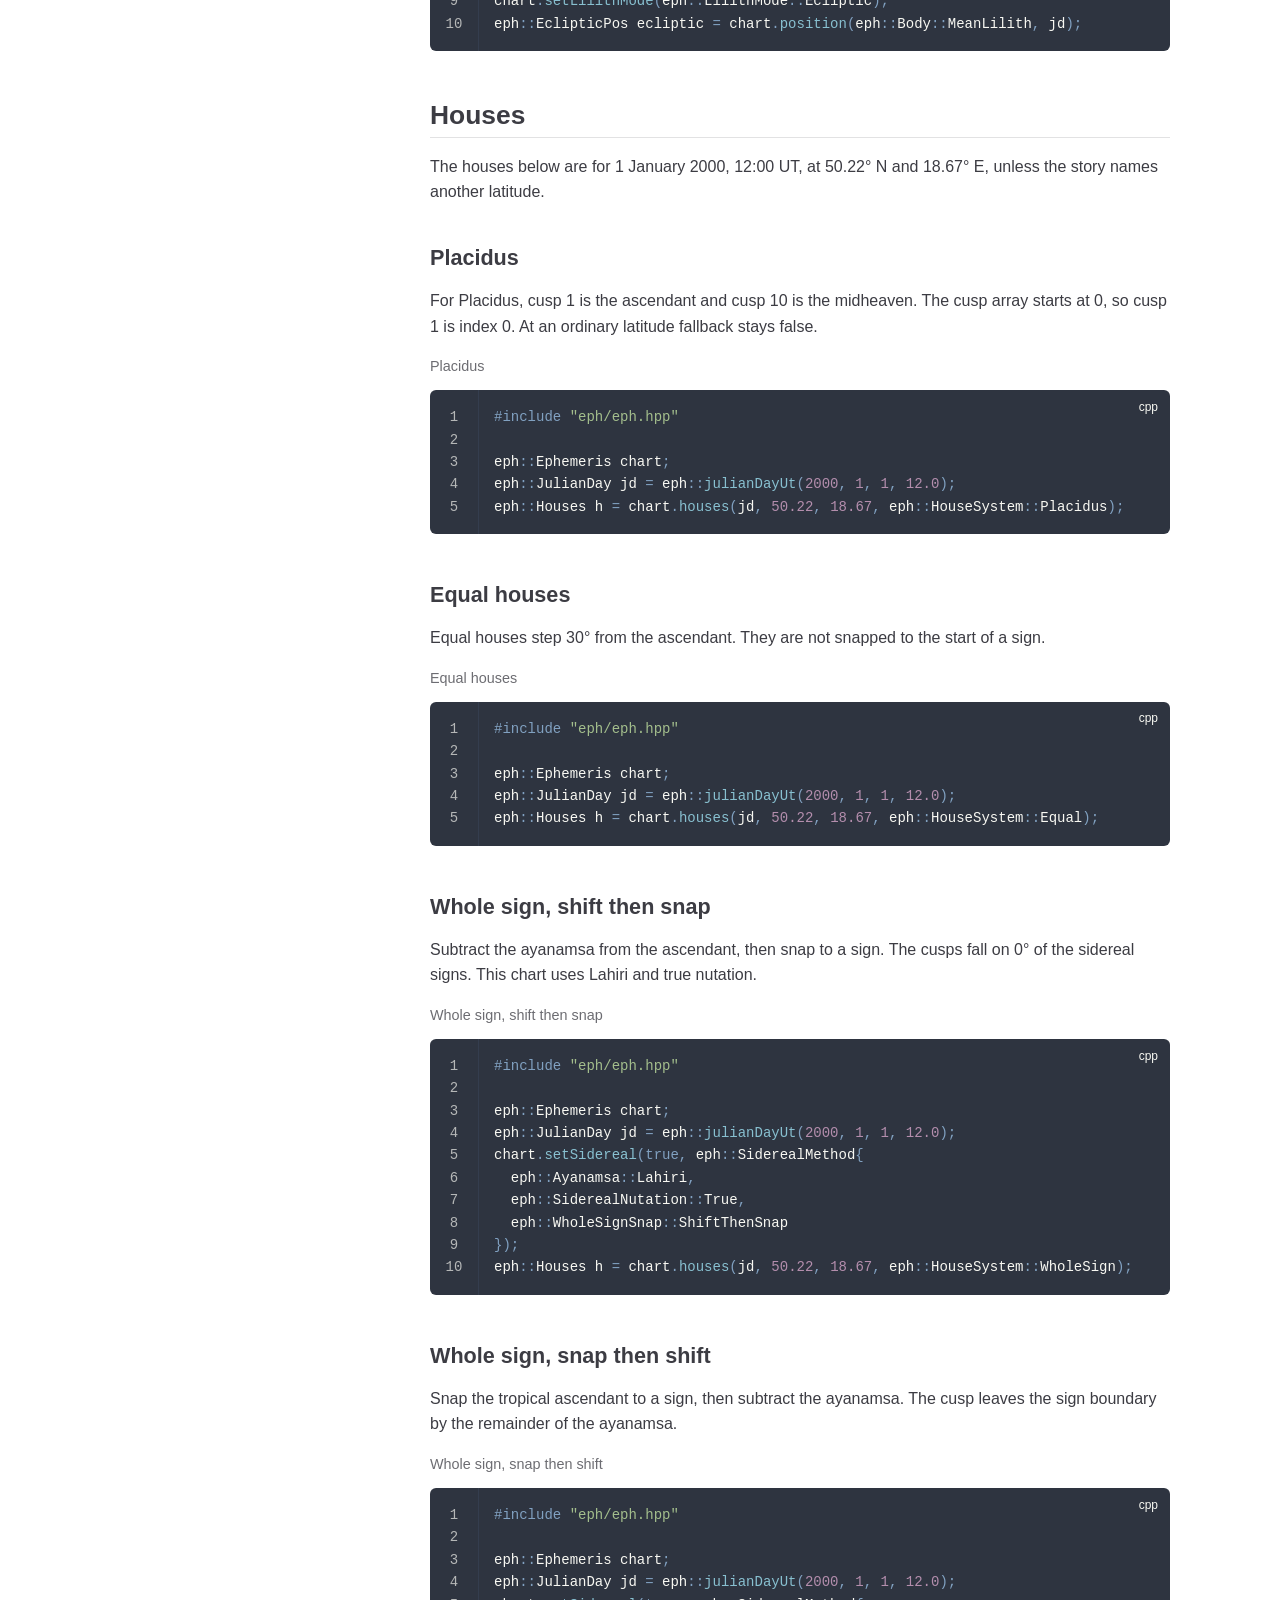
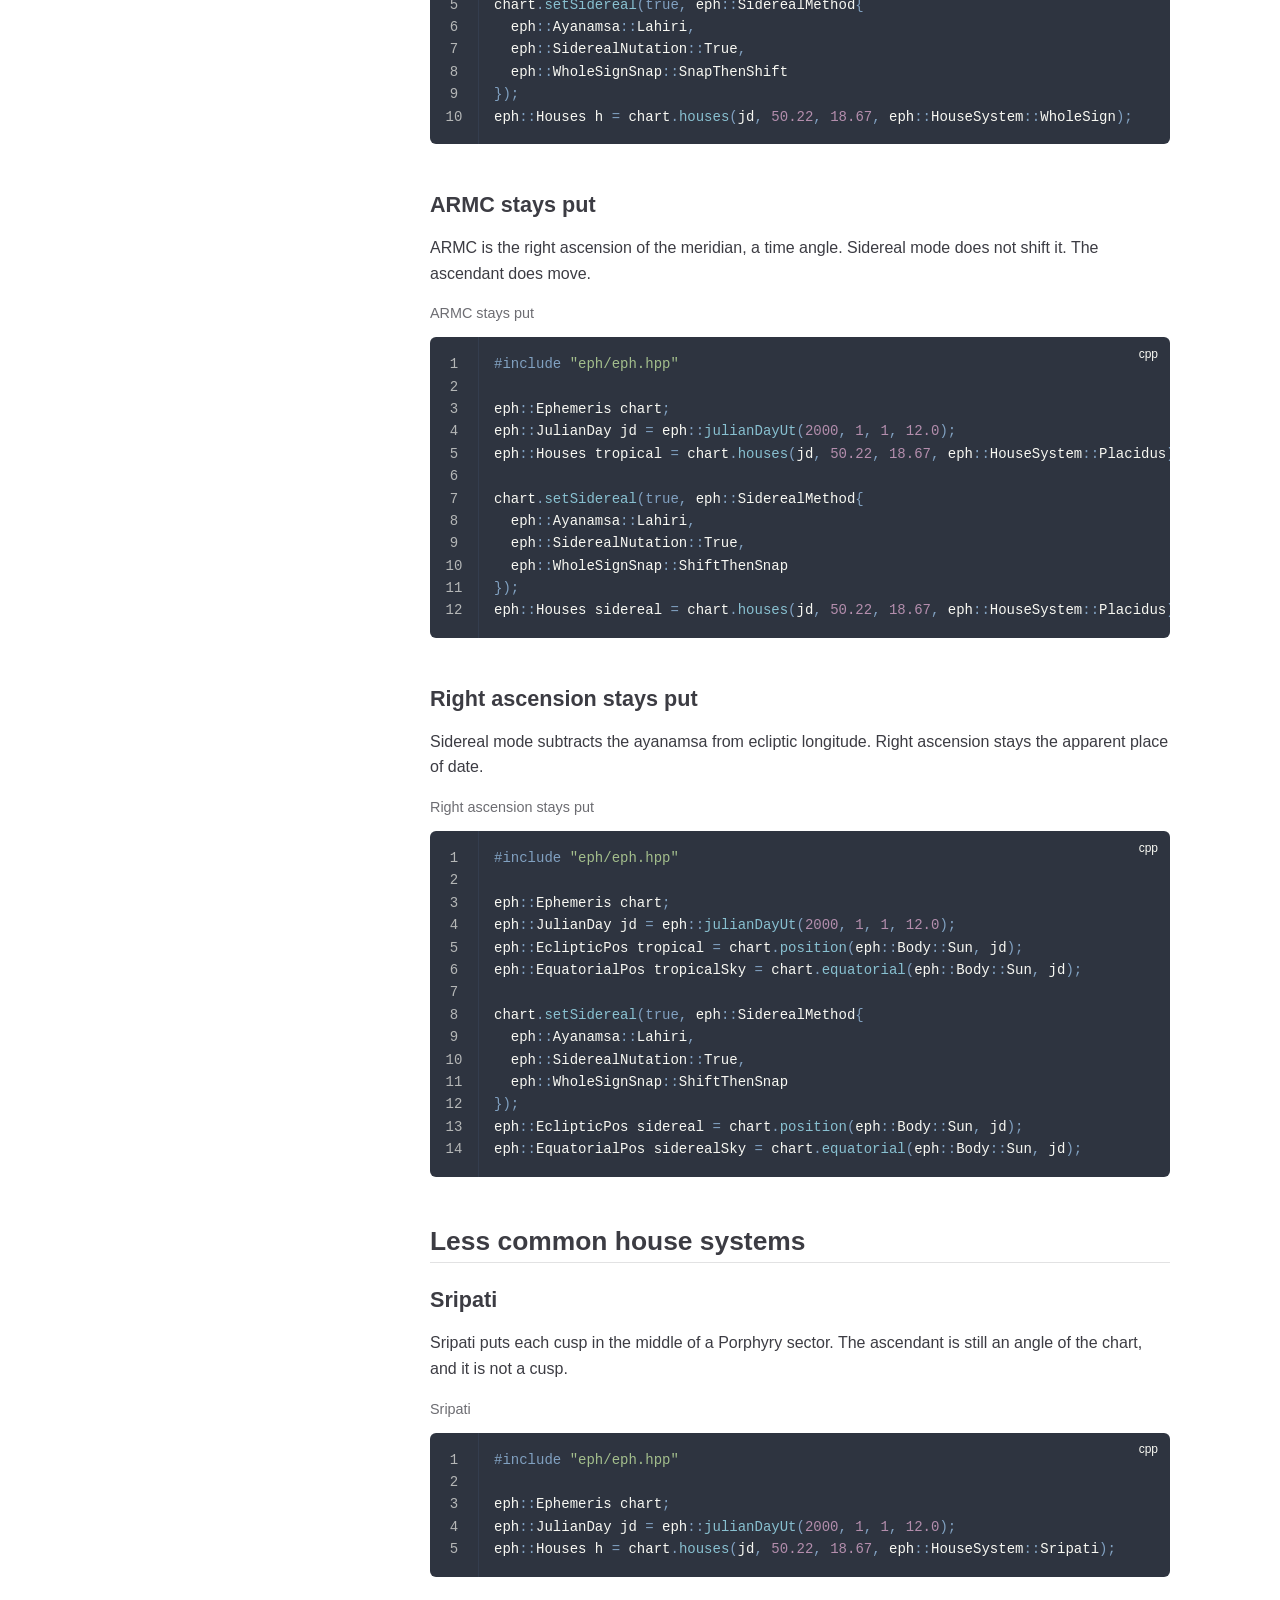
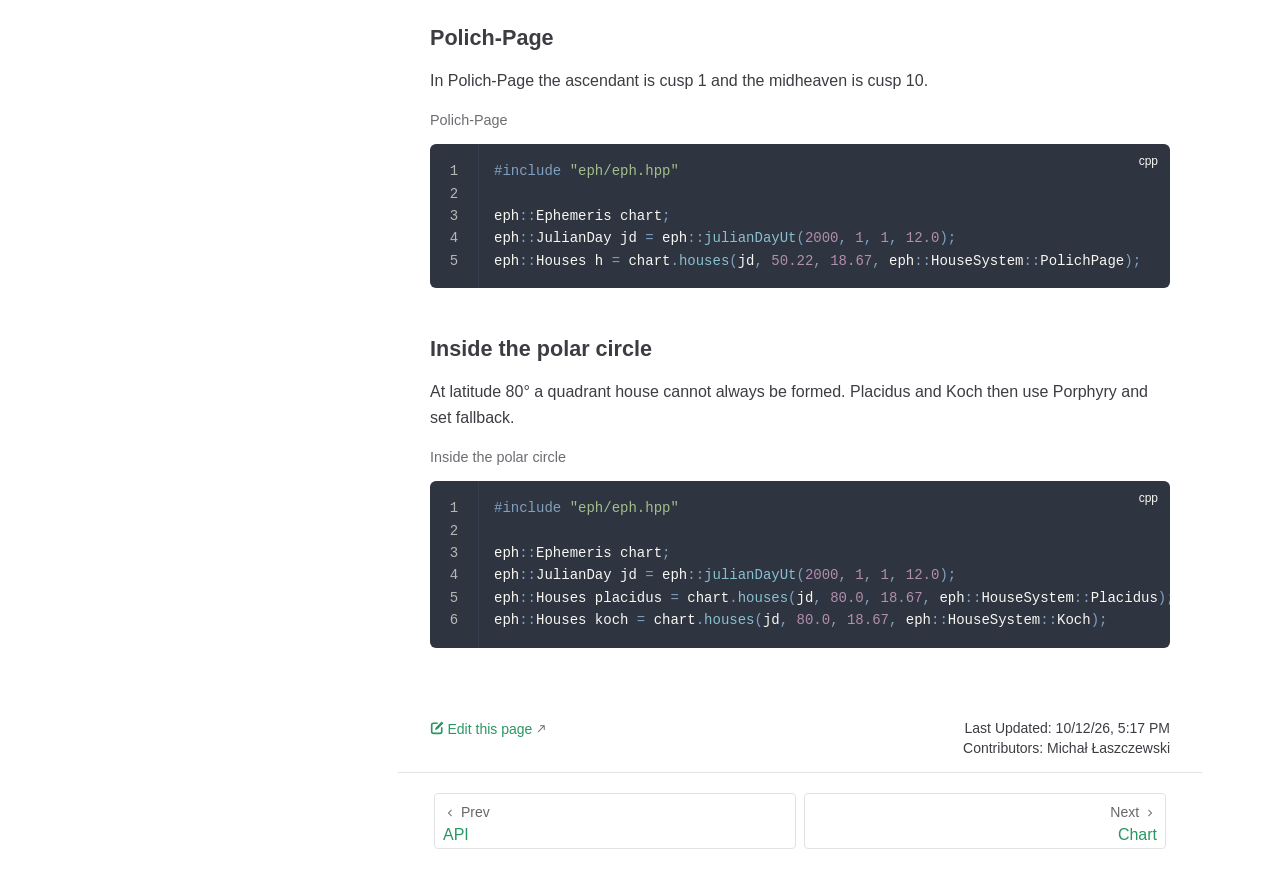
<file: examples.html>
<!doctype html>
<html lang="en-US">
  <head>
    <meta charset="utf-8" />
    <meta name="viewport" content="width=device-width,initial-scale=1" />
    <meta name="generator" content="VuePress 2.0.0-rc.31" />
    <style>
      :root {
        --vp-c-bg: #fff;
      }

      [data-theme='dark'] {
        --vp-c-bg: #1b1b1f;
      }

      html,
      body {
        background-color: var(--vp-c-bg);
      }
    </style>
    <script>
      const useChoice = localStorage.getItem('vuepress-color-scheme')
      const systemStatus =
        'matchMedia' in window
          ? window.matchMedia('(prefers-color-scheme: dark)').matches
          : false

      if (useChoice === 'light') {
        document.documentElement.dataset.theme = 'light'
      } else if (useChoice === 'dark' || systemStatus) {
        document.documentElement.dataset.theme = 'dark'
      }
    </script>
    <link rel="icon" href="/favicon.png"><meta name="github-repository" content="wizards-ephemeris/wizards-ephemeris"><script>try {
  var lang = localStorage.getItem('eph-doc-lang') || 'cpp'
  document.documentElement.dataset.ephLang = lang
} catch (err) {
  document.documentElement.dataset.ephLang = 'cpp'
}</script><title>Examples | Wizards Ephemeris</title><meta name="description" content="Positions, houses, and ayanamsas for a natal chart. No Swiss Ephemeris in the library.">
    <link rel="preload" href="/assets/style-r0nEDv-e.css" as="style"><link rel="stylesheet" href="/assets/style-r0nEDv-e.css">
    <link rel="modulepreload" href="/assets/app-B4R0QQrk.js"><link rel="modulepreload" href="/assets/examples-xDForrE_.js">
    
  </head>
  <body>
    <div id="app"><!--[--><div class="vp-theme-container external-link-icon" vp-container><!--[--><header class="vp-navbar" vp-navbar><div class="vp-toggle-sidebar-button" title="toggle sidebar" aria-expanded="false" role="button" tabindex="0"><div class="icon" aria-hidden="true"><span></span><span></span><span></span></div></div><span><a class="route-link" href="/"><img class="vp-site-logo" src="/logo.png" alt="Wizards Ephemeris"><span class="vp-site-name vp-hide-mobile" aria-hidden="true">Wizards Ephemeris</span></a></span><div class="vp-navbar-items-wrapper" style=""><!--[--><!--]--><nav class="vp-navbar-items vp-hide-mobile" aria-label="site navigation"><!--[--><div class="vp-navbar-item"><a class="route-link auto-link" href="/features.html" aria-label="Features"><!--[--><!--[--><!--]--><!--]-->Features<!--[--><!--[--><!--]--><!--]--></a></div><div class="vp-navbar-item"><a class="route-link auto-link" href="/traditions.html" aria-label="Traditions"><!--[--><!--[--><!--]--><!--]-->Traditions<!--[--><!--[--><!--]--><!--]--></a></div><div class="vp-navbar-item"><a class="route-link auto-link" href="/accuracy.html" aria-label="Accuracy"><!--[--><!--[--><!--]--><!--]-->Accuracy<!--[--><!--[--><!--]--><!--]--></a></div><div class="vp-navbar-item"><a class="route-link auto-link" href="/api.html" aria-label="API"><!--[--><!--[--><!--]--><!--]-->API<!--[--><!--[--><!--]--><!--]--></a></div><div class="vp-navbar-item"><a class="route-link route-link-active auto-link" href="/examples.html" aria-label="Examples"><!--[--><!--[--><!--]--><!--]-->Examples<!--[--><!--[--><!--]--><!--]--></a></div><div class="vp-navbar-item"><a class="route-link auto-link" href="/chart.html" aria-label="Chart"><!--[--><!--[--><!--]--><!--]-->Chart<!--[--><!--[--><!--]--><!--]--></a></div><div class="vp-navbar-item"><a class="route-link auto-link" href="/javascript.html" aria-label="JavaScript"><!--[--><!--[--><!--]--><!--]-->JavaScript<!--[--><!--[--><!--]--><!--]--></a></div><div class="vp-navbar-item"><a class="route-link auto-link" href="/build.html" aria-label="Build"><!--[--><!--[--><!--]--><!--]-->Build<!--[--><!--[--><!--]--><!--]--></a></div><div class="vp-navbar-item"><a class="route-link auto-link" href="/license.html" aria-label="License"><!--[--><!--[--><!--]--><!--]-->License<!--[--><!--[--><!--]--><!--]--></a></div><div class="vp-navbar-item"><a class="auto-link external-link" href="https://github.com/wizards-ephemeris/wizards-ephemeris" aria-label="GitHub" rel="noopener noreferrer" target="_blank"><!--[--><!--[--><!--]--><!--]-->GitHub<!--[--><!--[--><!--]--><!--]--></a></div><div class="vp-navbar-item"><a class="auto-link external-link" href="https://github.com/wizards-ephemeris/wizards-ephemeris" aria-label="GitHub" rel="noopener noreferrer" target="_blank"><!--[--><!--[--><!--]--><!--]-->GitHub<!--[--><!--[--><!--]--><!--]--></a></div><!--]--></nav><!--[--><!--]--><button type="button" class="vp-toggle-color-mode-button" title="toggle color mode"><svg class="light-icon" viewbox="0 0 32 32" style=""><path d="M16 12.005a4 4 0 1 1-4 4a4.005 4.005 0 0 1 4-4m0-2a6 6 0 1 0 6 6a6 6 0 0 0-6-6z" fill="currentColor"></path><path d="M5.394 6.813l1.414-1.415l3.506 3.506L8.9 10.318z" fill="currentColor"></path><path d="M2 15.005h5v2H2z" fill="currentColor"></path><path d="M5.394 25.197L8.9 21.691l1.414 1.415l-3.506 3.505z" fill="currentColor"></path><path d="M15 25.005h2v5h-2z" fill="currentColor"></path><path d="M21.687 23.106l1.414-1.415l3.506 3.506l-1.414 1.414z" fill="currentColor"></path><path d="M25 15.005h5v2h-5z" fill="currentColor"></path><path d="M21.687 8.904l3.506-3.506l1.414 1.415l-3.506 3.505z" fill="currentColor"></path><path d="M15 2.005h2v5h-2z" fill="currentColor"></path></svg><svg class="dark-icon" viewbox="0 0 32 32" style="display:none;"><path d="M13.502 5.414a15.075 15.075 0 0 0 11.594 18.194a11.113 11.113 0 0 1-7.975 3.39c-.138 0-.278.005-.418 0a11.094 11.094 0 0 1-3.2-21.584M14.98 3a1.002 1.002 0 0 0-.175.016a13.096 13.096 0 0 0 1.825 25.981c.164.006.328 0 .49 0a13.072 13.072 0 0 0 10.703-5.555a1.01 1.01 0 0 0-.783-1.565A13.08 13.08 0 0 1 15.89 4.38A1.015 1.015 0 0 0 14.98 3z" fill="currentColor"></path></svg></button><!----></div></header><!--]--><div class="vp-sidebar-mask"></div><!--[--><aside class="vp-sidebar" vp-sidebar><nav class="vp-navbar-items" aria-label="site navigation"><!--[--><div class="vp-navbar-item"><a class="route-link auto-link" href="/features.html" aria-label="Features"><!--[--><!--[--><!--]--><!--]-->Features<!--[--><!--[--><!--]--><!--]--></a></div><div class="vp-navbar-item"><a class="route-link auto-link" href="/traditions.html" aria-label="Traditions"><!--[--><!--[--><!--]--><!--]-->Traditions<!--[--><!--[--><!--]--><!--]--></a></div><div class="vp-navbar-item"><a class="route-link auto-link" href="/accuracy.html" aria-label="Accuracy"><!--[--><!--[--><!--]--><!--]-->Accuracy<!--[--><!--[--><!--]--><!--]--></a></div><div class="vp-navbar-item"><a class="route-link auto-link" href="/api.html" aria-label="API"><!--[--><!--[--><!--]--><!--]-->API<!--[--><!--[--><!--]--><!--]--></a></div><div class="vp-navbar-item"><a class="route-link route-link-active auto-link" href="/examples.html" aria-label="Examples"><!--[--><!--[--><!--]--><!--]-->Examples<!--[--><!--[--><!--]--><!--]--></a></div><div class="vp-navbar-item"><a class="route-link auto-link" href="/chart.html" aria-label="Chart"><!--[--><!--[--><!--]--><!--]-->Chart<!--[--><!--[--><!--]--><!--]--></a></div><div class="vp-navbar-item"><a class="route-link auto-link" href="/javascript.html" aria-label="JavaScript"><!--[--><!--[--><!--]--><!--]-->JavaScript<!--[--><!--[--><!--]--><!--]--></a></div><div class="vp-navbar-item"><a class="route-link auto-link" href="/build.html" aria-label="Build"><!--[--><!--[--><!--]--><!--]-->Build<!--[--><!--[--><!--]--><!--]--></a></div><div class="vp-navbar-item"><a class="route-link auto-link" href="/license.html" aria-label="License"><!--[--><!--[--><!--]--><!--]-->License<!--[--><!--[--><!--]--><!--]--></a></div><div class="vp-navbar-item"><a class="auto-link external-link" href="https://github.com/wizards-ephemeris/wizards-ephemeris" aria-label="GitHub" rel="noopener noreferrer" target="_blank"><!--[--><!--[--><!--]--><!--]-->GitHub<!--[--><!--[--><!--]--><!--]--></a></div><div class="vp-navbar-item"><a class="auto-link external-link" href="https://github.com/wizards-ephemeris/wizards-ephemeris" aria-label="GitHub" rel="noopener noreferrer" target="_blank"><!--[--><!--[--><!--]--><!--]-->GitHub<!--[--><!--[--><!--]--><!--]--></a></div><!--]--></nav><!--[--><!--]--><ul class="vp-sidebar-items"><!--[--><li><a class="route-link auto-link vp-sidebar-item vp-sidebar-heading" href="/features.html" aria-label="Features"><!--[--><!--[--><!--]--><!--]-->Features<!--[--><!--[--><!--]--><!--]--></a><!----></li><li><a class="route-link auto-link vp-sidebar-item vp-sidebar-heading" href="/traditions.html" aria-label="Traditions"><!--[--><!--[--><!--]--><!--]-->Traditions<!--[--><!--[--><!--]--><!--]--></a><!----></li><li><a class="route-link auto-link vp-sidebar-item vp-sidebar-heading" href="/accuracy.html" aria-label="Accuracy"><!--[--><!--[--><!--]--><!--]-->Accuracy<!--[--><!--[--><!--]--><!--]--></a><!----></li><li><a class="route-link auto-link vp-sidebar-item vp-sidebar-heading" href="/api.html" aria-label="API"><!--[--><!--[--><!--]--><!--]-->API<!--[--><!--[--><!--]--><!--]--></a><!----></li><li><a class="route-link route-link-active auto-link vp-sidebar-item vp-sidebar-heading active" href="/examples.html" aria-label="Examples"><!--[--><!--[--><!--]--><!--]-->Examples<!--[--><!--[--><!--]--><!--]--></a><!----></li><li><a class="route-link auto-link vp-sidebar-item vp-sidebar-heading" href="/chart.html" aria-label="Chart"><!--[--><!--[--><!--]--><!--]-->Chart<!--[--><!--[--><!--]--><!--]--></a><!----></li><li><a class="route-link auto-link vp-sidebar-item vp-sidebar-heading" href="/javascript.html" aria-label="JavaScript"><!--[--><!--[--><!--]--><!--]-->JavaScript<!--[--><!--[--><!--]--><!--]--></a><!----></li><li><a class="route-link auto-link vp-sidebar-item vp-sidebar-heading" href="/build.html" aria-label="Build"><!--[--><!--[--><!--]--><!--]-->Build<!--[--><!--[--><!--]--><!--]--></a><!----></li><li><a class="route-link auto-link vp-sidebar-item vp-sidebar-heading" href="/license.html" aria-label="License"><!--[--><!--[--><!--]--><!--]-->License<!--[--><!--[--><!--]--><!--]--></a><!----></li><!--]--></ul><!--[--><!--]--></aside><!--]--><!--[--><main class="vp-page"><!--[--><!--]--><div vp-content><!--[--><!--]--><div id="content"><h1 id="examples" tabindex="-1"><a class="header-anchor" href="#examples"><span>Examples</span></a></h1><p>These programs are the calls a chart makes. The date, unless a story says otherwise, is 1 January 2000 at 12:00 UT. Houses use 50.22° N and 18.67° E. On the documentation site the language control switches every sample together, and the choice is remembered.</p><h2 id="time" tabindex="-1"><a class="header-anchor" href="#time"><span>Time</span></a></h2><h3 id="julian-day" tabindex="-1"><a class="header-anchor" href="#julian-day"><span>Julian day</span></a></h3><p>1 January 2000 at 12:00 UT is Julian day 2451545. revJul turns that day back into the calendar date.</p><div class="eph-example"><p class="eph-example-title">Julian day</p><div class="eph-cpp"><div class="language-cpp line-numbers-mode" data-highlighter="prismjs" data-ext="cpp"><pre><code class="language-cpp"><span class="line"><span class="token macro property"><span class="token directive-hash">#</span><span class="token directive keyword">include</span> <span class="token string">&quot;eph/eph.hpp&quot;</span></span></span>
<span class="line"></span>
<span class="line">eph<span class="token double-colon punctuation">::</span>JulianDay jd <span class="token operator">=</span> eph<span class="token double-colon punctuation">::</span><span class="token function">julianDayUt</span><span class="token punctuation">(</span><span class="token number">2000</span><span class="token punctuation">,</span> <span class="token number">1</span><span class="token punctuation">,</span> <span class="token number">1</span><span class="token punctuation">,</span> <span class="token number">12.0</span><span class="token punctuation">)</span><span class="token punctuation">;</span></span>
<span class="line"><span class="token keyword">int</span> year <span class="token operator">=</span> <span class="token number">0</span><span class="token punctuation">;</span></span>
<span class="line"><span class="token keyword">int</span> month <span class="token operator">=</span> <span class="token number">0</span><span class="token punctuation">;</span></span>
<span class="line"><span class="token keyword">int</span> day <span class="token operator">=</span> <span class="token number">0</span><span class="token punctuation">;</span></span>
<span class="line"><span class="token keyword">double</span> hour <span class="token operator">=</span> <span class="token number">0.0</span><span class="token punctuation">;</span></span>
<span class="line">eph<span class="token double-colon punctuation">::</span><span class="token function">revJul</span><span class="token punctuation">(</span>jd<span class="token punctuation">,</span> year<span class="token punctuation">,</span> month<span class="token punctuation">,</span> day<span class="token punctuation">,</span> hour<span class="token punctuation">)</span><span class="token punctuation">;</span></span>
<span class="line"></span></code></pre><div class="line-numbers" aria-hidden="true" style="counter-reset:line-number 0;"><div class="line-number"></div><div class="line-number"></div><div class="line-number"></div><div class="line-number"></div><div class="line-number"></div><div class="line-number"></div><div class="line-number"></div><div class="line-number"></div></div></div></div><div class="eph-ts"><div class="language-typescript line-numbers-mode" data-highlighter="prismjs" data-ext="ts"><pre><code class="language-typescript"><span class="line"><span class="token keyword">import</span> <span class="token punctuation">{</span> Ephemeris <span class="token punctuation">}</span> <span class="token keyword">from</span> <span class="token string">&#39;wizards-ephemeris&#39;</span></span>
<span class="line"></span>
<span class="line"><span class="token keyword">const</span> eph <span class="token operator">=</span> <span class="token keyword">await</span> Ephemeris<span class="token punctuation">.</span><span class="token function">load</span><span class="token punctuation">(</span><span class="token punctuation">)</span></span>
<span class="line"><span class="token keyword">const</span> jd <span class="token operator">=</span> eph<span class="token punctuation">.</span><span class="token function">julianDay</span><span class="token punctuation">(</span><span class="token punctuation">{</span> year<span class="token operator">:</span> <span class="token number">2000</span><span class="token punctuation">,</span> month<span class="token operator">:</span> <span class="token number">1</span><span class="token punctuation">,</span> day<span class="token operator">:</span> <span class="token number">1</span><span class="token punctuation">,</span> hour<span class="token operator">:</span> <span class="token number">12</span> <span class="token punctuation">}</span><span class="token punctuation">)</span></span>
<span class="line"><span class="token keyword">const</span> back <span class="token operator">=</span> eph<span class="token punctuation">.</span><span class="token function">revJul</span><span class="token punctuation">(</span>jd<span class="token punctuation">)</span></span>
<span class="line"></span></code></pre><div class="line-numbers" aria-hidden="true" style="counter-reset:line-number 0;"><div class="line-number"></div><div class="line-number"></div><div class="line-number"></div><div class="line-number"></div><div class="line-number"></div></div></div></div></div><h3 id="a-date-in-utc" tabindex="-1"><a class="header-anchor" href="#a-date-in-utc"><span>A Date in UTC</span></a></h3><p>Pass the date as year, month, day, and hours from midnight UT. TypeScript also accepts a Date, read in UTC. Date.UTC by itself is a count of milliseconds, so wrap it in new Date.</p><div class="eph-example"><p class="eph-example-title">A Date in UTC</p><div class="eph-cpp"><div class="language-cpp line-numbers-mode" data-highlighter="prismjs" data-ext="cpp"><pre><code class="language-cpp"><span class="line"><span class="token macro property"><span class="token directive-hash">#</span><span class="token directive keyword">include</span> <span class="token string">&quot;eph/eph.hpp&quot;</span></span></span>
<span class="line"></span>
<span class="line">eph<span class="token double-colon punctuation">::</span>JulianDay jd <span class="token operator">=</span> eph<span class="token double-colon punctuation">::</span><span class="token function">julianDayUt</span><span class="token punctuation">(</span><span class="token number">2000</span><span class="token punctuation">,</span> <span class="token number">1</span><span class="token punctuation">,</span> <span class="token number">1</span><span class="token punctuation">,</span> <span class="token number">12.0</span><span class="token punctuation">)</span><span class="token punctuation">;</span></span>
<span class="line"></span></code></pre><div class="line-numbers" aria-hidden="true" style="counter-reset:line-number 0;"><div class="line-number"></div><div class="line-number"></div><div class="line-number"></div></div></div></div><div class="eph-ts"><div class="language-typescript line-numbers-mode" data-highlighter="prismjs" data-ext="ts"><pre><code class="language-typescript"><span class="line"><span class="token keyword">import</span> <span class="token punctuation">{</span> Ephemeris <span class="token punctuation">}</span> <span class="token keyword">from</span> <span class="token string">&#39;wizards-ephemeris&#39;</span></span>
<span class="line"></span>
<span class="line"><span class="token keyword">const</span> eph <span class="token operator">=</span> <span class="token keyword">await</span> Ephemeris<span class="token punctuation">.</span><span class="token function">load</span><span class="token punctuation">(</span><span class="token punctuation">)</span></span>
<span class="line"><span class="token keyword">const</span> fromFields <span class="token operator">=</span> eph<span class="token punctuation">.</span><span class="token function">julianDay</span><span class="token punctuation">(</span><span class="token punctuation">{</span> year<span class="token operator">:</span> <span class="token number">2000</span><span class="token punctuation">,</span> month<span class="token operator">:</span> <span class="token number">1</span><span class="token punctuation">,</span> day<span class="token operator">:</span> <span class="token number">1</span><span class="token punctuation">,</span> hour<span class="token operator">:</span> <span class="token number">12</span> <span class="token punctuation">}</span><span class="token punctuation">)</span></span>
<span class="line"><span class="token keyword">const</span> fromDate <span class="token operator">=</span> eph<span class="token punctuation">.</span><span class="token function">julianDay</span><span class="token punctuation">(</span><span class="token keyword">new</span> <span class="token class-name">Date</span><span class="token punctuation">(</span>Date<span class="token punctuation">.</span><span class="token constant">UTC</span><span class="token punctuation">(</span><span class="token number">2000</span><span class="token punctuation">,</span> <span class="token number">0</span><span class="token punctuation">,</span> <span class="token number">1</span><span class="token punctuation">,</span> <span class="token number">12</span><span class="token punctuation">,</span> <span class="token number">0</span><span class="token punctuation">,</span> <span class="token number">0</span><span class="token punctuation">)</span><span class="token punctuation">)</span><span class="token punctuation">)</span></span>
<span class="line"></span></code></pre><div class="line-numbers" aria-hidden="true" style="counter-reset:line-number 0;"><div class="line-number"></div><div class="line-number"></div><div class="line-number"></div><div class="line-number"></div><div class="line-number"></div></div></div></div></div><h3 id="delta-t" tabindex="-1"><a class="header-anchor" href="#delta-t"><span>Delta T</span></a></h3><p>Delta T is TT minus UT, in seconds. Around the year 2000 it is about a minute.</p><div class="eph-example"><p class="eph-example-title">Delta T</p><div class="eph-cpp"><div class="language-cpp line-numbers-mode" data-highlighter="prismjs" data-ext="cpp"><pre><code class="language-cpp"><span class="line"><span class="token macro property"><span class="token directive-hash">#</span><span class="token directive keyword">include</span> <span class="token string">&quot;eph/eph.hpp&quot;</span></span></span>
<span class="line"></span>
<span class="line">eph<span class="token double-colon punctuation">::</span>JulianDay jd <span class="token operator">=</span> eph<span class="token double-colon punctuation">::</span><span class="token function">julianDayUt</span><span class="token punctuation">(</span><span class="token number">2000</span><span class="token punctuation">,</span> <span class="token number">1</span><span class="token punctuation">,</span> <span class="token number">1</span><span class="token punctuation">,</span> <span class="token number">12.0</span><span class="token punctuation">)</span><span class="token punctuation">;</span></span>
<span class="line"><span class="token keyword">double</span> seconds <span class="token operator">=</span> eph<span class="token double-colon punctuation">::</span><span class="token function">deltaTSeconds</span><span class="token punctuation">(</span>jd<span class="token punctuation">)</span><span class="token punctuation">;</span></span>
<span class="line"></span></code></pre><div class="line-numbers" aria-hidden="true" style="counter-reset:line-number 0;"><div class="line-number"></div><div class="line-number"></div><div class="line-number"></div><div class="line-number"></div></div></div></div><div class="eph-ts"><div class="language-typescript line-numbers-mode" data-highlighter="prismjs" data-ext="ts"><pre><code class="language-typescript"><span class="line"><span class="token keyword">import</span> <span class="token punctuation">{</span> Ephemeris <span class="token punctuation">}</span> <span class="token keyword">from</span> <span class="token string">&#39;wizards-ephemeris&#39;</span></span>
<span class="line"></span>
<span class="line"><span class="token keyword">const</span> eph <span class="token operator">=</span> <span class="token keyword">await</span> Ephemeris<span class="token punctuation">.</span><span class="token function">load</span><span class="token punctuation">(</span><span class="token punctuation">)</span></span>
<span class="line"><span class="token keyword">const</span> seconds <span class="token operator">=</span> eph<span class="token punctuation">.</span><span class="token function">deltaT</span><span class="token punctuation">(</span><span class="token punctuation">{</span> year<span class="token operator">:</span> <span class="token number">2000</span><span class="token punctuation">,</span> month<span class="token operator">:</span> <span class="token number">1</span><span class="token punctuation">,</span> day<span class="token operator">:</span> <span class="token number">1</span><span class="token punctuation">,</span> hour<span class="token operator">:</span> <span class="token number">12</span> <span class="token punctuation">}</span><span class="token punctuation">)</span></span>
<span class="line"></span></code></pre><div class="line-numbers" aria-hidden="true" style="counter-reset:line-number 0;"><div class="line-number"></div><div class="line-number"></div><div class="line-number"></div><div class="line-number"></div></div></div></div></div><h2 id="a-tropical-chart" tabindex="-1"><a class="header-anchor" href="#a-tropical-chart"><span>A tropical chart</span></a></h2><h3 id="tropical-sun" tabindex="-1"><a class="header-anchor" href="#tropical-sun"><span>Tropical Sun</span></a></h3><p>On this date the Sun is in Capricorn, within a degree of the ecliptic, and moves about one degree a day. Longitude, latitude, and speed are degrees. Distance is astronomical units.</p><div class="eph-example"><p class="eph-example-title">Tropical Sun</p><div class="eph-cpp"><div class="language-cpp line-numbers-mode" data-highlighter="prismjs" data-ext="cpp"><pre><code class="language-cpp"><span class="line"><span class="token macro property"><span class="token directive-hash">#</span><span class="token directive keyword">include</span> <span class="token string">&quot;eph/eph.hpp&quot;</span></span></span>
<span class="line"></span>
<span class="line">eph<span class="token double-colon punctuation">::</span>Ephemeris chart<span class="token punctuation">;</span></span>
<span class="line">eph<span class="token double-colon punctuation">::</span>JulianDay jd <span class="token operator">=</span> eph<span class="token double-colon punctuation">::</span><span class="token function">julianDayUt</span><span class="token punctuation">(</span><span class="token number">2000</span><span class="token punctuation">,</span> <span class="token number">1</span><span class="token punctuation">,</span> <span class="token number">1</span><span class="token punctuation">,</span> <span class="token number">12.0</span><span class="token punctuation">)</span><span class="token punctuation">;</span></span>
<span class="line">eph<span class="token double-colon punctuation">::</span>EclipticPos sun <span class="token operator">=</span> chart<span class="token punctuation">.</span><span class="token function">position</span><span class="token punctuation">(</span>eph<span class="token double-colon punctuation">::</span>Body<span class="token double-colon punctuation">::</span>Sun<span class="token punctuation">,</span> jd<span class="token punctuation">)</span><span class="token punctuation">;</span></span>
<span class="line"></span></code></pre><div class="line-numbers" aria-hidden="true" style="counter-reset:line-number 0;"><div class="line-number"></div><div class="line-number"></div><div class="line-number"></div><div class="line-number"></div><div class="line-number"></div></div></div></div><div class="eph-ts"><div class="language-typescript line-numbers-mode" data-highlighter="prismjs" data-ext="ts"><pre><code class="language-typescript"><span class="line"><span class="token keyword">import</span> <span class="token punctuation">{</span> Ephemeris <span class="token punctuation">}</span> <span class="token keyword">from</span> <span class="token string">&#39;wizards-ephemeris&#39;</span></span>
<span class="line"></span>
<span class="line"><span class="token keyword">const</span> eph <span class="token operator">=</span> <span class="token keyword">await</span> Ephemeris<span class="token punctuation">.</span><span class="token function">load</span><span class="token punctuation">(</span><span class="token punctuation">)</span></span>
<span class="line"><span class="token keyword">const</span> sun <span class="token operator">=</span> eph<span class="token punctuation">.</span><span class="token function">position</span><span class="token punctuation">(</span><span class="token string">&#39;sun&#39;</span><span class="token punctuation">,</span> <span class="token punctuation">{</span> year<span class="token operator">:</span> <span class="token number">2000</span><span class="token punctuation">,</span> month<span class="token operator">:</span> <span class="token number">1</span><span class="token punctuation">,</span> day<span class="token operator">:</span> <span class="token number">1</span><span class="token punctuation">,</span> hour<span class="token operator">:</span> <span class="token number">12</span> <span class="token punctuation">}</span><span class="token punctuation">)</span></span>
<span class="line"></span></code></pre><div class="line-numbers" aria-hidden="true" style="counter-reset:line-number 0;"><div class="line-number"></div><div class="line-number"></div><div class="line-number"></div><div class="line-number"></div></div></div></div></div><h3 id="equatorial-sun" tabindex="-1"><a class="header-anchor" href="#equatorial-sun"><span>Equatorial Sun</span></a></h3><p>Right ascension and declination are the equatorial place of date. A parallel aspect uses these. In January the Sun&#39;s declination is about 23° south.</p><div class="eph-example"><p class="eph-example-title">Equatorial Sun</p><div class="eph-cpp"><div class="language-cpp line-numbers-mode" data-highlighter="prismjs" data-ext="cpp"><pre><code class="language-cpp"><span class="line"><span class="token macro property"><span class="token directive-hash">#</span><span class="token directive keyword">include</span> <span class="token string">&quot;eph/eph.hpp&quot;</span></span></span>
<span class="line"></span>
<span class="line">eph<span class="token double-colon punctuation">::</span>Ephemeris chart<span class="token punctuation">;</span></span>
<span class="line">eph<span class="token double-colon punctuation">::</span>JulianDay jd <span class="token operator">=</span> eph<span class="token double-colon punctuation">::</span><span class="token function">julianDayUt</span><span class="token punctuation">(</span><span class="token number">2000</span><span class="token punctuation">,</span> <span class="token number">1</span><span class="token punctuation">,</span> <span class="token number">1</span><span class="token punctuation">,</span> <span class="token number">12.0</span><span class="token punctuation">)</span><span class="token punctuation">;</span></span>
<span class="line">eph<span class="token double-colon punctuation">::</span>EquatorialPos sun <span class="token operator">=</span> chart<span class="token punctuation">.</span><span class="token function">equatorial</span><span class="token punctuation">(</span>eph<span class="token double-colon punctuation">::</span>Body<span class="token double-colon punctuation">::</span>Sun<span class="token punctuation">,</span> jd<span class="token punctuation">)</span><span class="token punctuation">;</span></span>
<span class="line"></span></code></pre><div class="line-numbers" aria-hidden="true" style="counter-reset:line-number 0;"><div class="line-number"></div><div class="line-number"></div><div class="line-number"></div><div class="line-number"></div><div class="line-number"></div></div></div></div><div class="eph-ts"><div class="language-typescript line-numbers-mode" data-highlighter="prismjs" data-ext="ts"><pre><code class="language-typescript"><span class="line"><span class="token keyword">import</span> <span class="token punctuation">{</span> Ephemeris <span class="token punctuation">}</span> <span class="token keyword">from</span> <span class="token string">&#39;wizards-ephemeris&#39;</span></span>
<span class="line"></span>
<span class="line"><span class="token keyword">const</span> eph <span class="token operator">=</span> <span class="token keyword">await</span> Ephemeris<span class="token punctuation">.</span><span class="token function">load</span><span class="token punctuation">(</span><span class="token punctuation">)</span></span>
<span class="line"><span class="token keyword">const</span> sun <span class="token operator">=</span> eph<span class="token punctuation">.</span><span class="token function">equatorial</span><span class="token punctuation">(</span><span class="token string">&#39;sun&#39;</span><span class="token punctuation">,</span> <span class="token punctuation">{</span> year<span class="token operator">:</span> <span class="token number">2000</span><span class="token punctuation">,</span> month<span class="token operator">:</span> <span class="token number">1</span><span class="token punctuation">,</span> day<span class="token operator">:</span> <span class="token number">1</span><span class="token punctuation">,</span> hour<span class="token operator">:</span> <span class="token number">12</span> <span class="token punctuation">}</span><span class="token punctuation">)</span></span>
<span class="line"></span></code></pre><div class="line-numbers" aria-hidden="true" style="counter-reset:line-number 0;"><div class="line-number"></div><div class="line-number"></div><div class="line-number"></div><div class="line-number"></div></div></div></div></div><h3 id="separation-on-the-circle" tabindex="-1"><a class="header-anchor" href="#separation-on-the-circle"><span>Separation on the circle</span></a></h3><p>sep is the shortest arc on the circle, in degrees, from 0 to 180. From 10° to 350° that arc is 20°, not 340°. A longitude separated from itself is 0.</p><div class="eph-example"><p class="eph-example-title">Separation on the circle</p><div class="eph-cpp"><div class="language-cpp line-numbers-mode" data-highlighter="prismjs" data-ext="cpp"><pre><code class="language-cpp"><span class="line"><span class="token macro property"><span class="token directive-hash">#</span><span class="token directive keyword">include</span> <span class="token string">&quot;eph/eph.hpp&quot;</span></span></span>
<span class="line"></span>
<span class="line">eph<span class="token double-colon punctuation">::</span>Ephemeris chart<span class="token punctuation">;</span></span>
<span class="line">eph<span class="token double-colon punctuation">::</span>JulianDay jd <span class="token operator">=</span> eph<span class="token double-colon punctuation">::</span><span class="token function">julianDayUt</span><span class="token punctuation">(</span><span class="token number">2000</span><span class="token punctuation">,</span> <span class="token number">1</span><span class="token punctuation">,</span> <span class="token number">1</span><span class="token punctuation">,</span> <span class="token number">12.0</span><span class="token punctuation">)</span><span class="token punctuation">;</span></span>
<span class="line">eph<span class="token double-colon punctuation">::</span>EclipticPos sun <span class="token operator">=</span> chart<span class="token punctuation">.</span><span class="token function">position</span><span class="token punctuation">(</span>eph<span class="token double-colon punctuation">::</span>Body<span class="token double-colon punctuation">::</span>Sun<span class="token punctuation">,</span> jd<span class="token punctuation">)</span><span class="token punctuation">;</span></span>
<span class="line"><span class="token keyword">double</span> quarter <span class="token operator">=</span> eph<span class="token double-colon punctuation">::</span><span class="token function">sepDeg</span><span class="token punctuation">(</span><span class="token number">10.0</span><span class="token punctuation">,</span> <span class="token number">350.0</span><span class="token punctuation">)</span><span class="token punctuation">;</span></span>
<span class="line"><span class="token keyword">double</span> same <span class="token operator">=</span> eph<span class="token double-colon punctuation">::</span><span class="token function">sepDeg</span><span class="token punctuation">(</span>sun<span class="token punctuation">.</span>lon<span class="token punctuation">.</span><span class="token function">deg</span><span class="token punctuation">(</span><span class="token punctuation">)</span><span class="token punctuation">,</span> sun<span class="token punctuation">.</span>lon<span class="token punctuation">.</span><span class="token function">deg</span><span class="token punctuation">(</span><span class="token punctuation">)</span><span class="token punctuation">)</span><span class="token punctuation">;</span></span>
<span class="line"></span></code></pre><div class="line-numbers" aria-hidden="true" style="counter-reset:line-number 0;"><div class="line-number"></div><div class="line-number"></div><div class="line-number"></div><div class="line-number"></div><div class="line-number"></div><div class="line-number"></div><div class="line-number"></div></div></div></div><div class="eph-ts"><div class="language-typescript line-numbers-mode" data-highlighter="prismjs" data-ext="ts"><pre><code class="language-typescript"><span class="line"><span class="token keyword">import</span> <span class="token punctuation">{</span> Ephemeris <span class="token punctuation">}</span> <span class="token keyword">from</span> <span class="token string">&#39;wizards-ephemeris&#39;</span></span>
<span class="line"></span>
<span class="line"><span class="token keyword">const</span> eph <span class="token operator">=</span> <span class="token keyword">await</span> Ephemeris<span class="token punctuation">.</span><span class="token function">load</span><span class="token punctuation">(</span><span class="token punctuation">)</span></span>
<span class="line"><span class="token keyword">const</span> sun <span class="token operator">=</span> eph<span class="token punctuation">.</span><span class="token function">position</span><span class="token punctuation">(</span><span class="token string">&#39;sun&#39;</span><span class="token punctuation">,</span> <span class="token punctuation">{</span> year<span class="token operator">:</span> <span class="token number">2000</span><span class="token punctuation">,</span> month<span class="token operator">:</span> <span class="token number">1</span><span class="token punctuation">,</span> day<span class="token operator">:</span> <span class="token number">1</span><span class="token punctuation">,</span> hour<span class="token operator">:</span> <span class="token number">12</span> <span class="token punctuation">}</span><span class="token punctuation">)</span></span>
<span class="line"><span class="token keyword">const</span> quarter <span class="token operator">=</span> eph<span class="token punctuation">.</span><span class="token function">sep</span><span class="token punctuation">(</span><span class="token number">10</span><span class="token punctuation">,</span> <span class="token number">350</span><span class="token punctuation">)</span></span>
<span class="line"><span class="token keyword">const</span> same <span class="token operator">=</span> eph<span class="token punctuation">.</span><span class="token function">sep</span><span class="token punctuation">(</span>sun<span class="token punctuation">.</span>lon<span class="token punctuation">,</span> sun<span class="token punctuation">.</span>lon<span class="token punctuation">)</span></span>
<span class="line"></span></code></pre><div class="line-numbers" aria-hidden="true" style="counter-reset:line-number 0;"><div class="line-number"></div><div class="line-number"></div><div class="line-number"></div><div class="line-number"></div><div class="line-number"></div><div class="line-number"></div></div></div></div></div><h2 id="the-same-sun-sidereal" tabindex="-1"><a class="header-anchor" href="#the-same-sun-sidereal"><span>The same Sun, sidereal</span></a></h2><h3 id="lahiri-sidereal-sun" tabindex="-1"><a class="header-anchor" href="#lahiri-sidereal-sun"><span>Lahiri sidereal Sun</span></a></h3><p>A sidereal longitude is the tropical longitude minus the ayanamsa. Lahiri with true nutation is the offset a Swiss-compatible chart subtracts. The whole-sign order is set on the same call. It does not move the Sun.</p><div class="eph-example"><p class="eph-example-title">Lahiri sidereal Sun</p><div class="eph-cpp"><div class="language-cpp line-numbers-mode" data-highlighter="prismjs" data-ext="cpp"><pre><code class="language-cpp"><span class="line"><span class="token macro property"><span class="token directive-hash">#</span><span class="token directive keyword">include</span> <span class="token string">&quot;eph/eph.hpp&quot;</span></span></span>
<span class="line"></span>
<span class="line">eph<span class="token double-colon punctuation">::</span>Ephemeris chart<span class="token punctuation">;</span></span>
<span class="line">eph<span class="token double-colon punctuation">::</span>JulianDay jd <span class="token operator">=</span> eph<span class="token double-colon punctuation">::</span><span class="token function">julianDayUt</span><span class="token punctuation">(</span><span class="token number">2000</span><span class="token punctuation">,</span> <span class="token number">1</span><span class="token punctuation">,</span> <span class="token number">1</span><span class="token punctuation">,</span> <span class="token number">12.0</span><span class="token punctuation">)</span><span class="token punctuation">;</span></span>
<span class="line">eph<span class="token double-colon punctuation">::</span>EclipticPos tropical <span class="token operator">=</span> chart<span class="token punctuation">.</span><span class="token function">position</span><span class="token punctuation">(</span>eph<span class="token double-colon punctuation">::</span>Body<span class="token double-colon punctuation">::</span>Sun<span class="token punctuation">,</span> jd<span class="token punctuation">)</span><span class="token punctuation">;</span></span>
<span class="line"><span class="token keyword">double</span> ayanamsa <span class="token operator">=</span> eph<span class="token double-colon punctuation">::</span><span class="token function">ayanamsaTrue</span><span class="token punctuation">(</span>eph<span class="token double-colon punctuation">::</span>Ayanamsa<span class="token double-colon punctuation">::</span>Lahiri<span class="token punctuation">,</span> jd<span class="token punctuation">)</span><span class="token punctuation">.</span><span class="token function">deg</span><span class="token punctuation">(</span><span class="token punctuation">)</span><span class="token punctuation">;</span></span>
<span class="line"></span>
<span class="line">chart<span class="token punctuation">.</span><span class="token function">setSidereal</span><span class="token punctuation">(</span><span class="token boolean">true</span><span class="token punctuation">,</span> eph<span class="token double-colon punctuation">::</span>SiderealMethod<span class="token punctuation">{</span></span>
<span class="line">  eph<span class="token double-colon punctuation">::</span>Ayanamsa<span class="token double-colon punctuation">::</span>Lahiri<span class="token punctuation">,</span></span>
<span class="line">  eph<span class="token double-colon punctuation">::</span>SiderealNutation<span class="token double-colon punctuation">::</span>True<span class="token punctuation">,</span></span>
<span class="line">  eph<span class="token double-colon punctuation">::</span>WholeSignSnap<span class="token double-colon punctuation">::</span>ShiftThenSnap</span>
<span class="line"><span class="token punctuation">}</span><span class="token punctuation">)</span><span class="token punctuation">;</span></span>
<span class="line">eph<span class="token double-colon punctuation">::</span>EclipticPos sidereal <span class="token operator">=</span> chart<span class="token punctuation">.</span><span class="token function">position</span><span class="token punctuation">(</span>eph<span class="token double-colon punctuation">::</span>Body<span class="token double-colon punctuation">::</span>Sun<span class="token punctuation">,</span> jd<span class="token punctuation">)</span><span class="token punctuation">;</span></span>
<span class="line"></span></code></pre><div class="line-numbers" aria-hidden="true" style="counter-reset:line-number 0;"><div class="line-number"></div><div class="line-number"></div><div class="line-number"></div><div class="line-number"></div><div class="line-number"></div><div class="line-number"></div><div class="line-number"></div><div class="line-number"></div><div class="line-number"></div><div class="line-number"></div><div class="line-number"></div><div class="line-number"></div><div class="line-number"></div></div></div></div><div class="eph-ts"><div class="language-typescript line-numbers-mode" data-highlighter="prismjs" data-ext="ts"><pre><code class="language-typescript"><span class="line"><span class="token keyword">import</span> <span class="token punctuation">{</span> Ephemeris <span class="token punctuation">}</span> <span class="token keyword">from</span> <span class="token string">&#39;wizards-ephemeris&#39;</span></span>
<span class="line"></span>
<span class="line"><span class="token keyword">const</span> eph <span class="token operator">=</span> <span class="token keyword">await</span> Ephemeris<span class="token punctuation">.</span><span class="token function">load</span><span class="token punctuation">(</span><span class="token punctuation">)</span></span>
<span class="line"><span class="token keyword">const</span> when <span class="token operator">=</span> <span class="token punctuation">{</span> year<span class="token operator">:</span> <span class="token number">2000</span><span class="token punctuation">,</span> month<span class="token operator">:</span> <span class="token number">1</span><span class="token punctuation">,</span> day<span class="token operator">:</span> <span class="token number">1</span><span class="token punctuation">,</span> hour<span class="token operator">:</span> <span class="token number">12</span> <span class="token punctuation">}</span></span>
<span class="line"><span class="token keyword">const</span> tropical <span class="token operator">=</span> eph<span class="token punctuation">.</span><span class="token function">position</span><span class="token punctuation">(</span><span class="token string">&#39;sun&#39;</span><span class="token punctuation">,</span> when<span class="token punctuation">)</span></span>
<span class="line"><span class="token keyword">const</span> ayanamsa <span class="token operator">=</span> eph<span class="token punctuation">.</span><span class="token function">ayanamsa</span><span class="token punctuation">(</span><span class="token string">&#39;lahiri&#39;</span><span class="token punctuation">,</span> when<span class="token punctuation">,</span> <span class="token string">&#39;true&#39;</span><span class="token punctuation">)</span></span>
<span class="line"><span class="token keyword">const</span> sidereal <span class="token operator">=</span> eph<span class="token punctuation">.</span><span class="token function">position</span><span class="token punctuation">(</span><span class="token string">&#39;sun&#39;</span><span class="token punctuation">,</span> when<span class="token punctuation">,</span> <span class="token punctuation">{</span></span>
<span class="line">  zodiac<span class="token operator">:</span> <span class="token string">&#39;sidereal&#39;</span><span class="token punctuation">,</span></span>
<span class="line">  ayanamsa<span class="token operator">:</span> <span class="token string">&#39;lahiri&#39;</span><span class="token punctuation">,</span></span>
<span class="line">  nutation<span class="token operator">:</span> <span class="token string">&#39;true&#39;</span><span class="token punctuation">,</span></span>
<span class="line">  wholeSign<span class="token operator">:</span> <span class="token string">&#39;shift-then-snap&#39;</span></span>
<span class="line"><span class="token punctuation">}</span><span class="token punctuation">)</span></span>
<span class="line"></span></code></pre><div class="line-numbers" aria-hidden="true" style="counter-reset:line-number 0;"><div class="line-number"></div><div class="line-number"></div><div class="line-number"></div><div class="line-number"></div><div class="line-number"></div><div class="line-number"></div><div class="line-number"></div><div class="line-number"></div><div class="line-number"></div><div class="line-number"></div><div class="line-number"></div><div class="line-number"></div></div></div></div></div><h3 id="mean-nutation" tabindex="-1"><a class="header-anchor" href="#mean-nutation"><span>Mean nutation</span></a></h3><p>Mean nutation leaves the nutation in longitude inside the sidereal place. The two Suns differ by that nutation, a fraction of an arcminute, not by a new zodiac.</p><div class="eph-example"><p class="eph-example-title">Mean nutation</p><div class="eph-cpp"><div class="language-cpp line-numbers-mode" data-highlighter="prismjs" data-ext="cpp"><pre><code class="language-cpp"><span class="line"><span class="token macro property"><span class="token directive-hash">#</span><span class="token directive keyword">include</span> <span class="token string">&quot;eph/eph.hpp&quot;</span></span></span>
<span class="line"></span>
<span class="line">eph<span class="token double-colon punctuation">::</span>Ephemeris chart<span class="token punctuation">;</span></span>
<span class="line">eph<span class="token double-colon punctuation">::</span>JulianDay jd <span class="token operator">=</span> eph<span class="token double-colon punctuation">::</span><span class="token function">julianDayUt</span><span class="token punctuation">(</span><span class="token number">2000</span><span class="token punctuation">,</span> <span class="token number">1</span><span class="token punctuation">,</span> <span class="token number">1</span><span class="token punctuation">,</span> <span class="token number">12.0</span><span class="token punctuation">)</span><span class="token punctuation">;</span></span>
<span class="line">chart<span class="token punctuation">.</span><span class="token function">setSidereal</span><span class="token punctuation">(</span><span class="token boolean">true</span><span class="token punctuation">,</span> eph<span class="token double-colon punctuation">::</span>SiderealMethod<span class="token punctuation">{</span></span>
<span class="line">  eph<span class="token double-colon punctuation">::</span>Ayanamsa<span class="token double-colon punctuation">::</span>Lahiri<span class="token punctuation">,</span></span>
<span class="line">  eph<span class="token double-colon punctuation">::</span>SiderealNutation<span class="token double-colon punctuation">::</span>True<span class="token punctuation">,</span></span>
<span class="line">  eph<span class="token double-colon punctuation">::</span>WholeSignSnap<span class="token double-colon punctuation">::</span>ShiftThenSnap</span>
<span class="line"><span class="token punctuation">}</span><span class="token punctuation">)</span><span class="token punctuation">;</span></span>
<span class="line">eph<span class="token double-colon punctuation">::</span>EclipticPos asTrue <span class="token operator">=</span> chart<span class="token punctuation">.</span><span class="token function">position</span><span class="token punctuation">(</span>eph<span class="token double-colon punctuation">::</span>Body<span class="token double-colon punctuation">::</span>Sun<span class="token punctuation">,</span> jd<span class="token punctuation">)</span><span class="token punctuation">;</span></span>
<span class="line"></span>
<span class="line">chart<span class="token punctuation">.</span><span class="token function">setSidereal</span><span class="token punctuation">(</span><span class="token boolean">true</span><span class="token punctuation">,</span> eph<span class="token double-colon punctuation">::</span>SiderealMethod<span class="token punctuation">{</span></span>
<span class="line">  eph<span class="token double-colon punctuation">::</span>Ayanamsa<span class="token double-colon punctuation">::</span>Lahiri<span class="token punctuation">,</span></span>
<span class="line">  eph<span class="token double-colon punctuation">::</span>SiderealNutation<span class="token double-colon punctuation">::</span>Mean<span class="token punctuation">,</span></span>
<span class="line">  eph<span class="token double-colon punctuation">::</span>WholeSignSnap<span class="token double-colon punctuation">::</span>ShiftThenSnap</span>
<span class="line"><span class="token punctuation">}</span><span class="token punctuation">)</span><span class="token punctuation">;</span></span>
<span class="line">eph<span class="token double-colon punctuation">::</span>EclipticPos asMean <span class="token operator">=</span> chart<span class="token punctuation">.</span><span class="token function">position</span><span class="token punctuation">(</span>eph<span class="token double-colon punctuation">::</span>Body<span class="token double-colon punctuation">::</span>Sun<span class="token punctuation">,</span> jd<span class="token punctuation">)</span><span class="token punctuation">;</span></span>
<span class="line"><span class="token keyword">double</span> ayTrue <span class="token operator">=</span> eph<span class="token double-colon punctuation">::</span><span class="token function">ayanamsaTrue</span><span class="token punctuation">(</span>eph<span class="token double-colon punctuation">::</span>Ayanamsa<span class="token double-colon punctuation">::</span>Lahiri<span class="token punctuation">,</span> jd<span class="token punctuation">)</span><span class="token punctuation">.</span><span class="token function">deg</span><span class="token punctuation">(</span><span class="token punctuation">)</span><span class="token punctuation">;</span></span>
<span class="line"><span class="token keyword">double</span> ayMean <span class="token operator">=</span> eph<span class="token double-colon punctuation">::</span><span class="token function">ayanamsa</span><span class="token punctuation">(</span>eph<span class="token double-colon punctuation">::</span>Ayanamsa<span class="token double-colon punctuation">::</span>Lahiri<span class="token punctuation">,</span> jd<span class="token punctuation">)</span><span class="token punctuation">.</span><span class="token function">deg</span><span class="token punctuation">(</span><span class="token punctuation">)</span><span class="token punctuation">;</span></span>
<span class="line"></span></code></pre><div class="line-numbers" aria-hidden="true" style="counter-reset:line-number 0;"><div class="line-number"></div><div class="line-number"></div><div class="line-number"></div><div class="line-number"></div><div class="line-number"></div><div class="line-number"></div><div class="line-number"></div><div class="line-number"></div><div class="line-number"></div><div class="line-number"></div><div class="line-number"></div><div class="line-number"></div><div class="line-number"></div><div class="line-number"></div><div class="line-number"></div><div class="line-number"></div><div class="line-number"></div><div class="line-number"></div><div class="line-number"></div></div></div></div><div class="eph-ts"><div class="language-typescript line-numbers-mode" data-highlighter="prismjs" data-ext="ts"><pre><code class="language-typescript"><span class="line"><span class="token keyword">import</span> <span class="token punctuation">{</span> Ephemeris <span class="token punctuation">}</span> <span class="token keyword">from</span> <span class="token string">&#39;wizards-ephemeris&#39;</span></span>
<span class="line"></span>
<span class="line"><span class="token keyword">const</span> eph <span class="token operator">=</span> <span class="token keyword">await</span> Ephemeris<span class="token punctuation">.</span><span class="token function">load</span><span class="token punctuation">(</span><span class="token punctuation">)</span></span>
<span class="line"><span class="token keyword">const</span> when <span class="token operator">=</span> <span class="token punctuation">{</span> year<span class="token operator">:</span> <span class="token number">2000</span><span class="token punctuation">,</span> month<span class="token operator">:</span> <span class="token number">1</span><span class="token punctuation">,</span> day<span class="token operator">:</span> <span class="token number">1</span><span class="token punctuation">,</span> hour<span class="token operator">:</span> <span class="token number">12</span> <span class="token punctuation">}</span></span>
<span class="line"><span class="token keyword">const</span> asTrue <span class="token operator">=</span> eph<span class="token punctuation">.</span><span class="token function">position</span><span class="token punctuation">(</span><span class="token string">&#39;sun&#39;</span><span class="token punctuation">,</span> when<span class="token punctuation">,</span> <span class="token punctuation">{</span></span>
<span class="line">  zodiac<span class="token operator">:</span> <span class="token string">&#39;sidereal&#39;</span><span class="token punctuation">,</span></span>
<span class="line">  ayanamsa<span class="token operator">:</span> <span class="token string">&#39;lahiri&#39;</span><span class="token punctuation">,</span></span>
<span class="line">  nutation<span class="token operator">:</span> <span class="token string">&#39;true&#39;</span><span class="token punctuation">,</span></span>
<span class="line">  wholeSign<span class="token operator">:</span> <span class="token string">&#39;shift-then-snap&#39;</span></span>
<span class="line"><span class="token punctuation">}</span><span class="token punctuation">)</span></span>
<span class="line"><span class="token keyword">const</span> asMean <span class="token operator">=</span> eph<span class="token punctuation">.</span><span class="token function">position</span><span class="token punctuation">(</span><span class="token string">&#39;sun&#39;</span><span class="token punctuation">,</span> when<span class="token punctuation">,</span> <span class="token punctuation">{</span></span>
<span class="line">  zodiac<span class="token operator">:</span> <span class="token string">&#39;sidereal&#39;</span><span class="token punctuation">,</span></span>
<span class="line">  ayanamsa<span class="token operator">:</span> <span class="token string">&#39;lahiri&#39;</span><span class="token punctuation">,</span></span>
<span class="line">  nutation<span class="token operator">:</span> <span class="token string">&#39;mean&#39;</span><span class="token punctuation">,</span></span>
<span class="line">  wholeSign<span class="token operator">:</span> <span class="token string">&#39;shift-then-snap&#39;</span></span>
<span class="line"><span class="token punctuation">}</span><span class="token punctuation">)</span></span>
<span class="line"><span class="token keyword">const</span> trueAyanamsa <span class="token operator">=</span> eph<span class="token punctuation">.</span><span class="token function">ayanamsa</span><span class="token punctuation">(</span><span class="token string">&#39;lahiri&#39;</span><span class="token punctuation">,</span> when<span class="token punctuation">,</span> <span class="token string">&#39;true&#39;</span><span class="token punctuation">)</span></span>
<span class="line"><span class="token keyword">const</span> meanAyanamsa <span class="token operator">=</span> eph<span class="token punctuation">.</span><span class="token function">ayanamsa</span><span class="token punctuation">(</span><span class="token string">&#39;lahiri&#39;</span><span class="token punctuation">,</span> when<span class="token punctuation">,</span> <span class="token string">&#39;mean&#39;</span><span class="token punctuation">)</span></span>
<span class="line"></span></code></pre><div class="line-numbers" aria-hidden="true" style="counter-reset:line-number 0;"><div class="line-number"></div><div class="line-number"></div><div class="line-number"></div><div class="line-number"></div><div class="line-number"></div><div class="line-number"></div><div class="line-number"></div><div class="line-number"></div><div class="line-number"></div><div class="line-number"></div><div class="line-number"></div><div class="line-number"></div><div class="line-number"></div><div class="line-number"></div><div class="line-number"></div><div class="line-number"></div><div class="line-number"></div><div class="line-number"></div></div></div></div></div><h3 id="citra-and-galactic-center" tabindex="-1"><a class="header-anchor" href="#citra-and-galactic-center"><span>Citra and Galactic center</span></a></h3><p>True Citra and Lahiri both put Spica at the sidereal zero, so on this date they sit about an arcminute apart. Galactic center (Mula) is a different zero: the projected right ascension of Sgr A* at the middle of Mula, several degrees from Lahiri. All three values include nutation in longitude.</p><div class="eph-example"><p class="eph-example-title">Citra and Galactic center</p><div class="eph-cpp"><div class="language-cpp line-numbers-mode" data-highlighter="prismjs" data-ext="cpp"><pre><code class="language-cpp"><span class="line"><span class="token macro property"><span class="token directive-hash">#</span><span class="token directive keyword">include</span> <span class="token string">&quot;eph/eph.hpp&quot;</span></span></span>
<span class="line"></span>
<span class="line">eph<span class="token double-colon punctuation">::</span>JulianDay jd <span class="token operator">=</span> eph<span class="token double-colon punctuation">::</span><span class="token function">julianDayUt</span><span class="token punctuation">(</span><span class="token number">2000</span><span class="token punctuation">,</span> <span class="token number">1</span><span class="token punctuation">,</span> <span class="token number">1</span><span class="token punctuation">,</span> <span class="token number">12.0</span><span class="token punctuation">)</span><span class="token punctuation">;</span></span>
<span class="line"><span class="token keyword">double</span> lahiri <span class="token operator">=</span> eph<span class="token double-colon punctuation">::</span><span class="token function">ayanamsaTrue</span><span class="token punctuation">(</span>eph<span class="token double-colon punctuation">::</span>Ayanamsa<span class="token double-colon punctuation">::</span>Lahiri<span class="token punctuation">,</span> jd<span class="token punctuation">)</span><span class="token punctuation">.</span><span class="token function">deg</span><span class="token punctuation">(</span><span class="token punctuation">)</span><span class="token punctuation">;</span></span>
<span class="line"><span class="token keyword">double</span> citra <span class="token operator">=</span> eph<span class="token double-colon punctuation">::</span><span class="token function">ayanamsaTrue</span><span class="token punctuation">(</span>eph<span class="token double-colon punctuation">::</span>Ayanamsa<span class="token double-colon punctuation">::</span>Citra<span class="token punctuation">,</span> jd<span class="token punctuation">)</span><span class="token punctuation">.</span><span class="token function">deg</span><span class="token punctuation">(</span><span class="token punctuation">)</span><span class="token punctuation">;</span></span>
<span class="line"><span class="token keyword">double</span> galactic <span class="token operator">=</span> eph<span class="token double-colon punctuation">::</span><span class="token function">ayanamsaTrue</span><span class="token punctuation">(</span>eph<span class="token double-colon punctuation">::</span>Ayanamsa<span class="token double-colon punctuation">::</span>GalacticCenterMula<span class="token punctuation">,</span> jd<span class="token punctuation">)</span><span class="token punctuation">.</span><span class="token function">deg</span><span class="token punctuation">(</span><span class="token punctuation">)</span><span class="token punctuation">;</span></span>
<span class="line"></span></code></pre><div class="line-numbers" aria-hidden="true" style="counter-reset:line-number 0;"><div class="line-number"></div><div class="line-number"></div><div class="line-number"></div><div class="line-number"></div><div class="line-number"></div><div class="line-number"></div></div></div></div><div class="eph-ts"><div class="language-typescript line-numbers-mode" data-highlighter="prismjs" data-ext="ts"><pre><code class="language-typescript"><span class="line"><span class="token keyword">import</span> <span class="token punctuation">{</span> Ephemeris <span class="token punctuation">}</span> <span class="token keyword">from</span> <span class="token string">&#39;wizards-ephemeris&#39;</span></span>
<span class="line"></span>
<span class="line"><span class="token keyword">const</span> eph <span class="token operator">=</span> <span class="token keyword">await</span> Ephemeris<span class="token punctuation">.</span><span class="token function">load</span><span class="token punctuation">(</span><span class="token punctuation">)</span></span>
<span class="line"><span class="token keyword">const</span> when <span class="token operator">=</span> <span class="token punctuation">{</span> year<span class="token operator">:</span> <span class="token number">2000</span><span class="token punctuation">,</span> month<span class="token operator">:</span> <span class="token number">1</span><span class="token punctuation">,</span> day<span class="token operator">:</span> <span class="token number">1</span><span class="token punctuation">,</span> hour<span class="token operator">:</span> <span class="token number">12</span> <span class="token punctuation">}</span></span>
<span class="line"><span class="token keyword">const</span> lahiri <span class="token operator">=</span> eph<span class="token punctuation">.</span><span class="token function">ayanamsa</span><span class="token punctuation">(</span><span class="token string">&#39;lahiri&#39;</span><span class="token punctuation">,</span> when<span class="token punctuation">,</span> <span class="token string">&#39;true&#39;</span><span class="token punctuation">)</span></span>
<span class="line"><span class="token keyword">const</span> citra <span class="token operator">=</span> eph<span class="token punctuation">.</span><span class="token function">ayanamsa</span><span class="token punctuation">(</span><span class="token string">&#39;citra&#39;</span><span class="token punctuation">,</span> when<span class="token punctuation">,</span> <span class="token string">&#39;true&#39;</span><span class="token punctuation">)</span></span>
<span class="line"><span class="token keyword">const</span> galactic <span class="token operator">=</span> eph<span class="token punctuation">.</span><span class="token function">ayanamsa</span><span class="token punctuation">(</span><span class="token string">&#39;galactic-center-mula&#39;</span><span class="token punctuation">,</span> when<span class="token punctuation">,</span> <span class="token string">&#39;true&#39;</span><span class="token punctuation">)</span></span>
<span class="line"></span></code></pre><div class="line-numbers" aria-hidden="true" style="counter-reset:line-number 0;"><div class="line-number"></div><div class="line-number"></div><div class="line-number"></div><div class="line-number"></div><div class="line-number"></div><div class="line-number"></div><div class="line-number"></div></div></div></div></div><h2 id="lilith" tabindex="-1"><a class="header-anchor" href="#lilith"><span>Lilith</span></a></h2><h3 id="inclined-lilith" tabindex="-1"><a class="header-anchor" href="#inclined-lilith"><span>Inclined Lilith</span></a></h3><p>The default mean Lilith sits on the mean lunar orbit. Its latitude reaches about 5.15°.</p><div class="eph-example"><p class="eph-example-title">Inclined Lilith</p><div class="eph-cpp"><div class="language-cpp line-numbers-mode" data-highlighter="prismjs" data-ext="cpp"><pre><code class="language-cpp"><span class="line"><span class="token macro property"><span class="token directive-hash">#</span><span class="token directive keyword">include</span> <span class="token string">&quot;eph/eph.hpp&quot;</span></span></span>
<span class="line"></span>
<span class="line">eph<span class="token double-colon punctuation">::</span>Ephemeris chart<span class="token punctuation">;</span></span>
<span class="line">chart<span class="token punctuation">.</span><span class="token function">setLilithMode</span><span class="token punctuation">(</span>eph<span class="token double-colon punctuation">::</span>LilithMode<span class="token double-colon punctuation">::</span>Inclined<span class="token punctuation">)</span><span class="token punctuation">;</span></span>
<span class="line">eph<span class="token double-colon punctuation">::</span>JulianDay jd <span class="token operator">=</span> eph<span class="token double-colon punctuation">::</span><span class="token function">julianDayUt</span><span class="token punctuation">(</span><span class="token number">2000</span><span class="token punctuation">,</span> <span class="token number">1</span><span class="token punctuation">,</span> <span class="token number">1</span><span class="token punctuation">,</span> <span class="token number">12.0</span><span class="token punctuation">)</span><span class="token punctuation">;</span></span>
<span class="line">eph<span class="token double-colon punctuation">::</span>EclipticPos lilith <span class="token operator">=</span> chart<span class="token punctuation">.</span><span class="token function">position</span><span class="token punctuation">(</span>eph<span class="token double-colon punctuation">::</span>Body<span class="token double-colon punctuation">::</span>MeanLilith<span class="token punctuation">,</span> jd<span class="token punctuation">)</span><span class="token punctuation">;</span></span>
<span class="line"></span></code></pre><div class="line-numbers" aria-hidden="true" style="counter-reset:line-number 0;"><div class="line-number"></div><div class="line-number"></div><div class="line-number"></div><div class="line-number"></div><div class="line-number"></div><div class="line-number"></div></div></div></div><div class="eph-ts"><div class="language-typescript line-numbers-mode" data-highlighter="prismjs" data-ext="ts"><pre><code class="language-typescript"><span class="line"><span class="token keyword">import</span> <span class="token punctuation">{</span> Ephemeris <span class="token punctuation">}</span> <span class="token keyword">from</span> <span class="token string">&#39;wizards-ephemeris&#39;</span></span>
<span class="line"></span>
<span class="line"><span class="token keyword">const</span> eph <span class="token operator">=</span> <span class="token keyword">await</span> Ephemeris<span class="token punctuation">.</span><span class="token function">load</span><span class="token punctuation">(</span><span class="token punctuation">)</span></span>
<span class="line"><span class="token keyword">const</span> lilith <span class="token operator">=</span> eph<span class="token punctuation">.</span><span class="token function">position</span><span class="token punctuation">(</span><span class="token string">&#39;mean-lilith&#39;</span><span class="token punctuation">,</span> <span class="token punctuation">{</span> year<span class="token operator">:</span> <span class="token number">2000</span><span class="token punctuation">,</span> month<span class="token operator">:</span> <span class="token number">1</span><span class="token punctuation">,</span> day<span class="token operator">:</span> <span class="token number">1</span><span class="token punctuation">,</span> hour<span class="token operator">:</span> <span class="token number">12</span> <span class="token punctuation">}</span><span class="token punctuation">,</span> <span class="token punctuation">{</span></span>
<span class="line">  lilith<span class="token operator">:</span> <span class="token string">&#39;inclined&#39;</span></span>
<span class="line"><span class="token punctuation">}</span><span class="token punctuation">)</span></span>
<span class="line"></span></code></pre><div class="line-numbers" aria-hidden="true" style="counter-reset:line-number 0;"><div class="line-number"></div><div class="line-number"></div><div class="line-number"></div><div class="line-number"></div><div class="line-number"></div><div class="line-number"></div></div></div></div></div><h3 id="ecliptic-lilith" tabindex="-1"><a class="header-anchor" href="#ecliptic-lilith"><span>Ecliptic Lilith</span></a></h3><p>Ecliptic Lilith keeps the same longitude and sets the latitude to 0. A declination taken from that point is not the latitude of the orbit.</p><div class="eph-example"><p class="eph-example-title">Ecliptic Lilith</p><div class="eph-cpp"><div class="language-cpp line-numbers-mode" data-highlighter="prismjs" data-ext="cpp"><pre><code class="language-cpp"><span class="line"><span class="token macro property"><span class="token directive-hash">#</span><span class="token directive keyword">include</span> <span class="token string">&quot;eph/eph.hpp&quot;</span></span></span>
<span class="line"></span>
<span class="line">eph<span class="token double-colon punctuation">::</span>Ephemeris chart<span class="token punctuation">;</span></span>
<span class="line">eph<span class="token double-colon punctuation">::</span>JulianDay jd <span class="token operator">=</span> eph<span class="token double-colon punctuation">::</span><span class="token function">julianDayUt</span><span class="token punctuation">(</span><span class="token number">2000</span><span class="token punctuation">,</span> <span class="token number">1</span><span class="token punctuation">,</span> <span class="token number">1</span><span class="token punctuation">,</span> <span class="token number">12.0</span><span class="token punctuation">)</span><span class="token punctuation">;</span></span>
<span class="line"></span>
<span class="line">chart<span class="token punctuation">.</span><span class="token function">setLilithMode</span><span class="token punctuation">(</span>eph<span class="token double-colon punctuation">::</span>LilithMode<span class="token double-colon punctuation">::</span>Inclined<span class="token punctuation">)</span><span class="token punctuation">;</span></span>
<span class="line">eph<span class="token double-colon punctuation">::</span>EclipticPos inclined <span class="token operator">=</span> chart<span class="token punctuation">.</span><span class="token function">position</span><span class="token punctuation">(</span>eph<span class="token double-colon punctuation">::</span>Body<span class="token double-colon punctuation">::</span>MeanLilith<span class="token punctuation">,</span> jd<span class="token punctuation">)</span><span class="token punctuation">;</span></span>
<span class="line"></span>
<span class="line">chart<span class="token punctuation">.</span><span class="token function">setLilithMode</span><span class="token punctuation">(</span>eph<span class="token double-colon punctuation">::</span>LilithMode<span class="token double-colon punctuation">::</span>Ecliptic<span class="token punctuation">)</span><span class="token punctuation">;</span></span>
<span class="line">eph<span class="token double-colon punctuation">::</span>EclipticPos ecliptic <span class="token operator">=</span> chart<span class="token punctuation">.</span><span class="token function">position</span><span class="token punctuation">(</span>eph<span class="token double-colon punctuation">::</span>Body<span class="token double-colon punctuation">::</span>MeanLilith<span class="token punctuation">,</span> jd<span class="token punctuation">)</span><span class="token punctuation">;</span></span>
<span class="line"></span></code></pre><div class="line-numbers" aria-hidden="true" style="counter-reset:line-number 0;"><div class="line-number"></div><div class="line-number"></div><div class="line-number"></div><div class="line-number"></div><div class="line-number"></div><div class="line-number"></div><div class="line-number"></div><div class="line-number"></div><div class="line-number"></div><div class="line-number"></div></div></div></div><div class="eph-ts"><div class="language-typescript line-numbers-mode" data-highlighter="prismjs" data-ext="ts"><pre><code class="language-typescript"><span class="line"><span class="token keyword">import</span> <span class="token punctuation">{</span> Ephemeris <span class="token punctuation">}</span> <span class="token keyword">from</span> <span class="token string">&#39;wizards-ephemeris&#39;</span></span>
<span class="line"></span>
<span class="line"><span class="token keyword">const</span> eph <span class="token operator">=</span> <span class="token keyword">await</span> Ephemeris<span class="token punctuation">.</span><span class="token function">load</span><span class="token punctuation">(</span><span class="token punctuation">)</span></span>
<span class="line"><span class="token keyword">const</span> when <span class="token operator">=</span> <span class="token punctuation">{</span> year<span class="token operator">:</span> <span class="token number">2000</span><span class="token punctuation">,</span> month<span class="token operator">:</span> <span class="token number">1</span><span class="token punctuation">,</span> day<span class="token operator">:</span> <span class="token number">1</span><span class="token punctuation">,</span> hour<span class="token operator">:</span> <span class="token number">12</span> <span class="token punctuation">}</span></span>
<span class="line"><span class="token keyword">const</span> inclined <span class="token operator">=</span> eph<span class="token punctuation">.</span><span class="token function">position</span><span class="token punctuation">(</span><span class="token string">&#39;mean-lilith&#39;</span><span class="token punctuation">,</span> when<span class="token punctuation">,</span> <span class="token punctuation">{</span> lilith<span class="token operator">:</span> <span class="token string">&#39;inclined&#39;</span> <span class="token punctuation">}</span><span class="token punctuation">)</span></span>
<span class="line"><span class="token keyword">const</span> ecliptic <span class="token operator">=</span> eph<span class="token punctuation">.</span><span class="token function">position</span><span class="token punctuation">(</span><span class="token string">&#39;mean-lilith&#39;</span><span class="token punctuation">,</span> when<span class="token punctuation">,</span> <span class="token punctuation">{</span> lilith<span class="token operator">:</span> <span class="token string">&#39;ecliptic&#39;</span> <span class="token punctuation">}</span><span class="token punctuation">)</span></span>
<span class="line"></span></code></pre><div class="line-numbers" aria-hidden="true" style="counter-reset:line-number 0;"><div class="line-number"></div><div class="line-number"></div><div class="line-number"></div><div class="line-number"></div><div class="line-number"></div><div class="line-number"></div></div></div></div></div><h2 id="houses" tabindex="-1"><a class="header-anchor" href="#houses"><span>Houses</span></a></h2><p>The houses below are for 1 January 2000, 12:00 UT, at 50.22° N and 18.67° E, unless the story names another latitude.</p><h3 id="placidus" tabindex="-1"><a class="header-anchor" href="#placidus"><span>Placidus</span></a></h3><p>For Placidus, cusp 1 is the ascendant and cusp 10 is the midheaven. The cusp array starts at 0, so cusp 1 is index 0. At an ordinary latitude fallback stays false.</p><div class="eph-example"><p class="eph-example-title">Placidus</p><div class="eph-cpp"><div class="language-cpp line-numbers-mode" data-highlighter="prismjs" data-ext="cpp"><pre><code class="language-cpp"><span class="line"><span class="token macro property"><span class="token directive-hash">#</span><span class="token directive keyword">include</span> <span class="token string">&quot;eph/eph.hpp&quot;</span></span></span>
<span class="line"></span>
<span class="line">eph<span class="token double-colon punctuation">::</span>Ephemeris chart<span class="token punctuation">;</span></span>
<span class="line">eph<span class="token double-colon punctuation">::</span>JulianDay jd <span class="token operator">=</span> eph<span class="token double-colon punctuation">::</span><span class="token function">julianDayUt</span><span class="token punctuation">(</span><span class="token number">2000</span><span class="token punctuation">,</span> <span class="token number">1</span><span class="token punctuation">,</span> <span class="token number">1</span><span class="token punctuation">,</span> <span class="token number">12.0</span><span class="token punctuation">)</span><span class="token punctuation">;</span></span>
<span class="line">eph<span class="token double-colon punctuation">::</span>Houses h <span class="token operator">=</span> chart<span class="token punctuation">.</span><span class="token function">houses</span><span class="token punctuation">(</span>jd<span class="token punctuation">,</span> <span class="token number">50.22</span><span class="token punctuation">,</span> <span class="token number">18.67</span><span class="token punctuation">,</span> eph<span class="token double-colon punctuation">::</span>HouseSystem<span class="token double-colon punctuation">::</span>Placidus<span class="token punctuation">)</span><span class="token punctuation">;</span></span>
<span class="line"></span></code></pre><div class="line-numbers" aria-hidden="true" style="counter-reset:line-number 0;"><div class="line-number"></div><div class="line-number"></div><div class="line-number"></div><div class="line-number"></div><div class="line-number"></div></div></div></div><div class="eph-ts"><div class="language-typescript line-numbers-mode" data-highlighter="prismjs" data-ext="ts"><pre><code class="language-typescript"><span class="line"><span class="token keyword">import</span> <span class="token punctuation">{</span> Ephemeris <span class="token punctuation">}</span> <span class="token keyword">from</span> <span class="token string">&#39;wizards-ephemeris&#39;</span></span>
<span class="line"></span>
<span class="line"><span class="token keyword">const</span> eph <span class="token operator">=</span> <span class="token keyword">await</span> Ephemeris<span class="token punctuation">.</span><span class="token function">load</span><span class="token punctuation">(</span><span class="token punctuation">)</span></span>
<span class="line"><span class="token keyword">const</span> houses <span class="token operator">=</span> eph<span class="token punctuation">.</span><span class="token function">houses</span><span class="token punctuation">(</span></span>
<span class="line">  <span class="token punctuation">{</span> year<span class="token operator">:</span> <span class="token number">2000</span><span class="token punctuation">,</span> month<span class="token operator">:</span> <span class="token number">1</span><span class="token punctuation">,</span> day<span class="token operator">:</span> <span class="token number">1</span><span class="token punctuation">,</span> hour<span class="token operator">:</span> <span class="token number">12</span> <span class="token punctuation">}</span><span class="token punctuation">,</span></span>
<span class="line">  <span class="token punctuation">{</span> lat<span class="token operator">:</span> <span class="token number">50.22</span><span class="token punctuation">,</span> lon<span class="token operator">:</span> <span class="token number">18.67</span> <span class="token punctuation">}</span><span class="token punctuation">,</span></span>
<span class="line">  <span class="token string">&#39;placidus&#39;</span></span>
<span class="line"><span class="token punctuation">)</span></span>
<span class="line"></span></code></pre><div class="line-numbers" aria-hidden="true" style="counter-reset:line-number 0;"><div class="line-number"></div><div class="line-number"></div><div class="line-number"></div><div class="line-number"></div><div class="line-number"></div><div class="line-number"></div><div class="line-number"></div><div class="line-number"></div></div></div></div></div><h3 id="equal-houses" tabindex="-1"><a class="header-anchor" href="#equal-houses"><span>Equal houses</span></a></h3><p>Equal houses step 30° from the ascendant. They are not snapped to the start of a sign.</p><div class="eph-example"><p class="eph-example-title">Equal houses</p><div class="eph-cpp"><div class="language-cpp line-numbers-mode" data-highlighter="prismjs" data-ext="cpp"><pre><code class="language-cpp"><span class="line"><span class="token macro property"><span class="token directive-hash">#</span><span class="token directive keyword">include</span> <span class="token string">&quot;eph/eph.hpp&quot;</span></span></span>
<span class="line"></span>
<span class="line">eph<span class="token double-colon punctuation">::</span>Ephemeris chart<span class="token punctuation">;</span></span>
<span class="line">eph<span class="token double-colon punctuation">::</span>JulianDay jd <span class="token operator">=</span> eph<span class="token double-colon punctuation">::</span><span class="token function">julianDayUt</span><span class="token punctuation">(</span><span class="token number">2000</span><span class="token punctuation">,</span> <span class="token number">1</span><span class="token punctuation">,</span> <span class="token number">1</span><span class="token punctuation">,</span> <span class="token number">12.0</span><span class="token punctuation">)</span><span class="token punctuation">;</span></span>
<span class="line">eph<span class="token double-colon punctuation">::</span>Houses h <span class="token operator">=</span> chart<span class="token punctuation">.</span><span class="token function">houses</span><span class="token punctuation">(</span>jd<span class="token punctuation">,</span> <span class="token number">50.22</span><span class="token punctuation">,</span> <span class="token number">18.67</span><span class="token punctuation">,</span> eph<span class="token double-colon punctuation">::</span>HouseSystem<span class="token double-colon punctuation">::</span>Equal<span class="token punctuation">)</span><span class="token punctuation">;</span></span>
<span class="line"></span></code></pre><div class="line-numbers" aria-hidden="true" style="counter-reset:line-number 0;"><div class="line-number"></div><div class="line-number"></div><div class="line-number"></div><div class="line-number"></div><div class="line-number"></div></div></div></div><div class="eph-ts"><div class="language-typescript line-numbers-mode" data-highlighter="prismjs" data-ext="ts"><pre><code class="language-typescript"><span class="line"><span class="token keyword">import</span> <span class="token punctuation">{</span> Ephemeris <span class="token punctuation">}</span> <span class="token keyword">from</span> <span class="token string">&#39;wizards-ephemeris&#39;</span></span>
<span class="line"></span>
<span class="line"><span class="token keyword">const</span> eph <span class="token operator">=</span> <span class="token keyword">await</span> Ephemeris<span class="token punctuation">.</span><span class="token function">load</span><span class="token punctuation">(</span><span class="token punctuation">)</span></span>
<span class="line"><span class="token keyword">const</span> houses <span class="token operator">=</span> eph<span class="token punctuation">.</span><span class="token function">houses</span><span class="token punctuation">(</span></span>
<span class="line">  <span class="token punctuation">{</span> year<span class="token operator">:</span> <span class="token number">2000</span><span class="token punctuation">,</span> month<span class="token operator">:</span> <span class="token number">1</span><span class="token punctuation">,</span> day<span class="token operator">:</span> <span class="token number">1</span><span class="token punctuation">,</span> hour<span class="token operator">:</span> <span class="token number">12</span> <span class="token punctuation">}</span><span class="token punctuation">,</span></span>
<span class="line">  <span class="token punctuation">{</span> lat<span class="token operator">:</span> <span class="token number">50.22</span><span class="token punctuation">,</span> lon<span class="token operator">:</span> <span class="token number">18.67</span> <span class="token punctuation">}</span><span class="token punctuation">,</span></span>
<span class="line">  <span class="token string">&#39;equal&#39;</span></span>
<span class="line"><span class="token punctuation">)</span></span>
<span class="line"></span></code></pre><div class="line-numbers" aria-hidden="true" style="counter-reset:line-number 0;"><div class="line-number"></div><div class="line-number"></div><div class="line-number"></div><div class="line-number"></div><div class="line-number"></div><div class="line-number"></div><div class="line-number"></div><div class="line-number"></div></div></div></div></div><h3 id="whole-sign-shift-then-snap" tabindex="-1"><a class="header-anchor" href="#whole-sign-shift-then-snap"><span>Whole sign, shift then snap</span></a></h3><p>Subtract the ayanamsa from the ascendant, then snap to a sign. The cusps fall on 0° of the sidereal signs. This chart uses Lahiri and true nutation.</p><div class="eph-example"><p class="eph-example-title">Whole sign, shift then snap</p><div class="eph-cpp"><div class="language-cpp line-numbers-mode" data-highlighter="prismjs" data-ext="cpp"><pre><code class="language-cpp"><span class="line"><span class="token macro property"><span class="token directive-hash">#</span><span class="token directive keyword">include</span> <span class="token string">&quot;eph/eph.hpp&quot;</span></span></span>
<span class="line"></span>
<span class="line">eph<span class="token double-colon punctuation">::</span>Ephemeris chart<span class="token punctuation">;</span></span>
<span class="line">eph<span class="token double-colon punctuation">::</span>JulianDay jd <span class="token operator">=</span> eph<span class="token double-colon punctuation">::</span><span class="token function">julianDayUt</span><span class="token punctuation">(</span><span class="token number">2000</span><span class="token punctuation">,</span> <span class="token number">1</span><span class="token punctuation">,</span> <span class="token number">1</span><span class="token punctuation">,</span> <span class="token number">12.0</span><span class="token punctuation">)</span><span class="token punctuation">;</span></span>
<span class="line">chart<span class="token punctuation">.</span><span class="token function">setSidereal</span><span class="token punctuation">(</span><span class="token boolean">true</span><span class="token punctuation">,</span> eph<span class="token double-colon punctuation">::</span>SiderealMethod<span class="token punctuation">{</span></span>
<span class="line">  eph<span class="token double-colon punctuation">::</span>Ayanamsa<span class="token double-colon punctuation">::</span>Lahiri<span class="token punctuation">,</span></span>
<span class="line">  eph<span class="token double-colon punctuation">::</span>SiderealNutation<span class="token double-colon punctuation">::</span>True<span class="token punctuation">,</span></span>
<span class="line">  eph<span class="token double-colon punctuation">::</span>WholeSignSnap<span class="token double-colon punctuation">::</span>ShiftThenSnap</span>
<span class="line"><span class="token punctuation">}</span><span class="token punctuation">)</span><span class="token punctuation">;</span></span>
<span class="line">eph<span class="token double-colon punctuation">::</span>Houses h <span class="token operator">=</span> chart<span class="token punctuation">.</span><span class="token function">houses</span><span class="token punctuation">(</span>jd<span class="token punctuation">,</span> <span class="token number">50.22</span><span class="token punctuation">,</span> <span class="token number">18.67</span><span class="token punctuation">,</span> eph<span class="token double-colon punctuation">::</span>HouseSystem<span class="token double-colon punctuation">::</span>WholeSign<span class="token punctuation">)</span><span class="token punctuation">;</span></span>
<span class="line"></span></code></pre><div class="line-numbers" aria-hidden="true" style="counter-reset:line-number 0;"><div class="line-number"></div><div class="line-number"></div><div class="line-number"></div><div class="line-number"></div><div class="line-number"></div><div class="line-number"></div><div class="line-number"></div><div class="line-number"></div><div class="line-number"></div><div class="line-number"></div></div></div></div><div class="eph-ts"><div class="language-typescript line-numbers-mode" data-highlighter="prismjs" data-ext="ts"><pre><code class="language-typescript"><span class="line"><span class="token keyword">import</span> <span class="token punctuation">{</span> Ephemeris <span class="token punctuation">}</span> <span class="token keyword">from</span> <span class="token string">&#39;wizards-ephemeris&#39;</span></span>
<span class="line"></span>
<span class="line"><span class="token keyword">const</span> eph <span class="token operator">=</span> <span class="token keyword">await</span> Ephemeris<span class="token punctuation">.</span><span class="token function">load</span><span class="token punctuation">(</span><span class="token punctuation">)</span></span>
<span class="line"><span class="token keyword">const</span> houses <span class="token operator">=</span> eph<span class="token punctuation">.</span><span class="token function">houses</span><span class="token punctuation">(</span></span>
<span class="line">  <span class="token punctuation">{</span> year<span class="token operator">:</span> <span class="token number">2000</span><span class="token punctuation">,</span> month<span class="token operator">:</span> <span class="token number">1</span><span class="token punctuation">,</span> day<span class="token operator">:</span> <span class="token number">1</span><span class="token punctuation">,</span> hour<span class="token operator">:</span> <span class="token number">12</span> <span class="token punctuation">}</span><span class="token punctuation">,</span></span>
<span class="line">  <span class="token punctuation">{</span> lat<span class="token operator">:</span> <span class="token number">50.22</span><span class="token punctuation">,</span> lon<span class="token operator">:</span> <span class="token number">18.67</span> <span class="token punctuation">}</span><span class="token punctuation">,</span></span>
<span class="line">  <span class="token string">&#39;whole-sign&#39;</span><span class="token punctuation">,</span></span>
<span class="line">  <span class="token punctuation">{</span></span>
<span class="line">    zodiac<span class="token operator">:</span> <span class="token string">&#39;sidereal&#39;</span><span class="token punctuation">,</span></span>
<span class="line">    ayanamsa<span class="token operator">:</span> <span class="token string">&#39;lahiri&#39;</span><span class="token punctuation">,</span></span>
<span class="line">    nutation<span class="token operator">:</span> <span class="token string">&#39;true&#39;</span><span class="token punctuation">,</span></span>
<span class="line">    wholeSign<span class="token operator">:</span> <span class="token string">&#39;shift-then-snap&#39;</span></span>
<span class="line">  <span class="token punctuation">}</span></span>
<span class="line"><span class="token punctuation">)</span></span>
<span class="line"></span></code></pre><div class="line-numbers" aria-hidden="true" style="counter-reset:line-number 0;"><div class="line-number"></div><div class="line-number"></div><div class="line-number"></div><div class="line-number"></div><div class="line-number"></div><div class="line-number"></div><div class="line-number"></div><div class="line-number"></div><div class="line-number"></div><div class="line-number"></div><div class="line-number"></div><div class="line-number"></div><div class="line-number"></div><div class="line-number"></div></div></div></div></div><h3 id="whole-sign-snap-then-shift" tabindex="-1"><a class="header-anchor" href="#whole-sign-snap-then-shift"><span>Whole sign, snap then shift</span></a></h3><p>Snap the tropical ascendant to a sign, then subtract the ayanamsa. The cusp leaves the sign boundary by the remainder of the ayanamsa.</p><div class="eph-example"><p class="eph-example-title">Whole sign, snap then shift</p><div class="eph-cpp"><div class="language-cpp line-numbers-mode" data-highlighter="prismjs" data-ext="cpp"><pre><code class="language-cpp"><span class="line"><span class="token macro property"><span class="token directive-hash">#</span><span class="token directive keyword">include</span> <span class="token string">&quot;eph/eph.hpp&quot;</span></span></span>
<span class="line"></span>
<span class="line">eph<span class="token double-colon punctuation">::</span>Ephemeris chart<span class="token punctuation">;</span></span>
<span class="line">eph<span class="token double-colon punctuation">::</span>JulianDay jd <span class="token operator">=</span> eph<span class="token double-colon punctuation">::</span><span class="token function">julianDayUt</span><span class="token punctuation">(</span><span class="token number">2000</span><span class="token punctuation">,</span> <span class="token number">1</span><span class="token punctuation">,</span> <span class="token number">1</span><span class="token punctuation">,</span> <span class="token number">12.0</span><span class="token punctuation">)</span><span class="token punctuation">;</span></span>
<span class="line">chart<span class="token punctuation">.</span><span class="token function">setSidereal</span><span class="token punctuation">(</span><span class="token boolean">true</span><span class="token punctuation">,</span> eph<span class="token double-colon punctuation">::</span>SiderealMethod<span class="token punctuation">{</span></span>
<span class="line">  eph<span class="token double-colon punctuation">::</span>Ayanamsa<span class="token double-colon punctuation">::</span>Lahiri<span class="token punctuation">,</span></span>
<span class="line">  eph<span class="token double-colon punctuation">::</span>SiderealNutation<span class="token double-colon punctuation">::</span>True<span class="token punctuation">,</span></span>
<span class="line">  eph<span class="token double-colon punctuation">::</span>WholeSignSnap<span class="token double-colon punctuation">::</span>SnapThenShift</span>
<span class="line"><span class="token punctuation">}</span><span class="token punctuation">)</span><span class="token punctuation">;</span></span>
<span class="line">eph<span class="token double-colon punctuation">::</span>Houses h <span class="token operator">=</span> chart<span class="token punctuation">.</span><span class="token function">houses</span><span class="token punctuation">(</span>jd<span class="token punctuation">,</span> <span class="token number">50.22</span><span class="token punctuation">,</span> <span class="token number">18.67</span><span class="token punctuation">,</span> eph<span class="token double-colon punctuation">::</span>HouseSystem<span class="token double-colon punctuation">::</span>WholeSign<span class="token punctuation">)</span><span class="token punctuation">;</span></span>
<span class="line"></span></code></pre><div class="line-numbers" aria-hidden="true" style="counter-reset:line-number 0;"><div class="line-number"></div><div class="line-number"></div><div class="line-number"></div><div class="line-number"></div><div class="line-number"></div><div class="line-number"></div><div class="line-number"></div><div class="line-number"></div><div class="line-number"></div><div class="line-number"></div></div></div></div><div class="eph-ts"><div class="language-typescript line-numbers-mode" data-highlighter="prismjs" data-ext="ts"><pre><code class="language-typescript"><span class="line"><span class="token keyword">import</span> <span class="token punctuation">{</span> Ephemeris <span class="token punctuation">}</span> <span class="token keyword">from</span> <span class="token string">&#39;wizards-ephemeris&#39;</span></span>
<span class="line"></span>
<span class="line"><span class="token keyword">const</span> eph <span class="token operator">=</span> <span class="token keyword">await</span> Ephemeris<span class="token punctuation">.</span><span class="token function">load</span><span class="token punctuation">(</span><span class="token punctuation">)</span></span>
<span class="line"><span class="token keyword">const</span> houses <span class="token operator">=</span> eph<span class="token punctuation">.</span><span class="token function">houses</span><span class="token punctuation">(</span></span>
<span class="line">  <span class="token punctuation">{</span> year<span class="token operator">:</span> <span class="token number">2000</span><span class="token punctuation">,</span> month<span class="token operator">:</span> <span class="token number">1</span><span class="token punctuation">,</span> day<span class="token operator">:</span> <span class="token number">1</span><span class="token punctuation">,</span> hour<span class="token operator">:</span> <span class="token number">12</span> <span class="token punctuation">}</span><span class="token punctuation">,</span></span>
<span class="line">  <span class="token punctuation">{</span> lat<span class="token operator">:</span> <span class="token number">50.22</span><span class="token punctuation">,</span> lon<span class="token operator">:</span> <span class="token number">18.67</span> <span class="token punctuation">}</span><span class="token punctuation">,</span></span>
<span class="line">  <span class="token string">&#39;whole-sign&#39;</span><span class="token punctuation">,</span></span>
<span class="line">  <span class="token punctuation">{</span></span>
<span class="line">    zodiac<span class="token operator">:</span> <span class="token string">&#39;sidereal&#39;</span><span class="token punctuation">,</span></span>
<span class="line">    ayanamsa<span class="token operator">:</span> <span class="token string">&#39;lahiri&#39;</span><span class="token punctuation">,</span></span>
<span class="line">    nutation<span class="token operator">:</span> <span class="token string">&#39;true&#39;</span><span class="token punctuation">,</span></span>
<span class="line">    wholeSign<span class="token operator">:</span> <span class="token string">&#39;snap-then-shift&#39;</span></span>
<span class="line">  <span class="token punctuation">}</span></span>
<span class="line"><span class="token punctuation">)</span></span>
<span class="line"></span></code></pre><div class="line-numbers" aria-hidden="true" style="counter-reset:line-number 0;"><div class="line-number"></div><div class="line-number"></div><div class="line-number"></div><div class="line-number"></div><div class="line-number"></div><div class="line-number"></div><div class="line-number"></div><div class="line-number"></div><div class="line-number"></div><div class="line-number"></div><div class="line-number"></div><div class="line-number"></div><div class="line-number"></div><div class="line-number"></div></div></div></div></div><h3 id="armc-stays-put" tabindex="-1"><a class="header-anchor" href="#armc-stays-put"><span>ARMC stays put</span></a></h3><p>ARMC is the right ascension of the meridian, a time angle. Sidereal mode does not shift it. The ascendant does move.</p><div class="eph-example"><p class="eph-example-title">ARMC stays put</p><div class="eph-cpp"><div class="language-cpp line-numbers-mode" data-highlighter="prismjs" data-ext="cpp"><pre><code class="language-cpp"><span class="line"><span class="token macro property"><span class="token directive-hash">#</span><span class="token directive keyword">include</span> <span class="token string">&quot;eph/eph.hpp&quot;</span></span></span>
<span class="line"></span>
<span class="line">eph<span class="token double-colon punctuation">::</span>Ephemeris chart<span class="token punctuation">;</span></span>
<span class="line">eph<span class="token double-colon punctuation">::</span>JulianDay jd <span class="token operator">=</span> eph<span class="token double-colon punctuation">::</span><span class="token function">julianDayUt</span><span class="token punctuation">(</span><span class="token number">2000</span><span class="token punctuation">,</span> <span class="token number">1</span><span class="token punctuation">,</span> <span class="token number">1</span><span class="token punctuation">,</span> <span class="token number">12.0</span><span class="token punctuation">)</span><span class="token punctuation">;</span></span>
<span class="line">eph<span class="token double-colon punctuation">::</span>Houses tropical <span class="token operator">=</span> chart<span class="token punctuation">.</span><span class="token function">houses</span><span class="token punctuation">(</span>jd<span class="token punctuation">,</span> <span class="token number">50.22</span><span class="token punctuation">,</span> <span class="token number">18.67</span><span class="token punctuation">,</span> eph<span class="token double-colon punctuation">::</span>HouseSystem<span class="token double-colon punctuation">::</span>Placidus<span class="token punctuation">)</span><span class="token punctuation">;</span></span>
<span class="line"></span>
<span class="line">chart<span class="token punctuation">.</span><span class="token function">setSidereal</span><span class="token punctuation">(</span><span class="token boolean">true</span><span class="token punctuation">,</span> eph<span class="token double-colon punctuation">::</span>SiderealMethod<span class="token punctuation">{</span></span>
<span class="line">  eph<span class="token double-colon punctuation">::</span>Ayanamsa<span class="token double-colon punctuation">::</span>Lahiri<span class="token punctuation">,</span></span>
<span class="line">  eph<span class="token double-colon punctuation">::</span>SiderealNutation<span class="token double-colon punctuation">::</span>True<span class="token punctuation">,</span></span>
<span class="line">  eph<span class="token double-colon punctuation">::</span>WholeSignSnap<span class="token double-colon punctuation">::</span>ShiftThenSnap</span>
<span class="line"><span class="token punctuation">}</span><span class="token punctuation">)</span><span class="token punctuation">;</span></span>
<span class="line">eph<span class="token double-colon punctuation">::</span>Houses sidereal <span class="token operator">=</span> chart<span class="token punctuation">.</span><span class="token function">houses</span><span class="token punctuation">(</span>jd<span class="token punctuation">,</span> <span class="token number">50.22</span><span class="token punctuation">,</span> <span class="token number">18.67</span><span class="token punctuation">,</span> eph<span class="token double-colon punctuation">::</span>HouseSystem<span class="token double-colon punctuation">::</span>Placidus<span class="token punctuation">)</span><span class="token punctuation">;</span></span>
<span class="line"></span></code></pre><div class="line-numbers" aria-hidden="true" style="counter-reset:line-number 0;"><div class="line-number"></div><div class="line-number"></div><div class="line-number"></div><div class="line-number"></div><div class="line-number"></div><div class="line-number"></div><div class="line-number"></div><div class="line-number"></div><div class="line-number"></div><div class="line-number"></div><div class="line-number"></div><div class="line-number"></div></div></div></div><div class="eph-ts"><div class="language-typescript line-numbers-mode" data-highlighter="prismjs" data-ext="ts"><pre><code class="language-typescript"><span class="line"><span class="token keyword">import</span> <span class="token punctuation">{</span> Ephemeris <span class="token punctuation">}</span> <span class="token keyword">from</span> <span class="token string">&#39;wizards-ephemeris&#39;</span></span>
<span class="line"></span>
<span class="line"><span class="token keyword">const</span> eph <span class="token operator">=</span> <span class="token keyword">await</span> Ephemeris<span class="token punctuation">.</span><span class="token function">load</span><span class="token punctuation">(</span><span class="token punctuation">)</span></span>
<span class="line"><span class="token keyword">const</span> when <span class="token operator">=</span> <span class="token punctuation">{</span> year<span class="token operator">:</span> <span class="token number">2000</span><span class="token punctuation">,</span> month<span class="token operator">:</span> <span class="token number">1</span><span class="token punctuation">,</span> day<span class="token operator">:</span> <span class="token number">1</span><span class="token punctuation">,</span> hour<span class="token operator">:</span> <span class="token number">12</span> <span class="token punctuation">}</span></span>
<span class="line"><span class="token keyword">const</span> place <span class="token operator">=</span> <span class="token punctuation">{</span> lat<span class="token operator">:</span> <span class="token number">50.22</span><span class="token punctuation">,</span> lon<span class="token operator">:</span> <span class="token number">18.67</span> <span class="token punctuation">}</span></span>
<span class="line"><span class="token keyword">const</span> tropical <span class="token operator">=</span> eph<span class="token punctuation">.</span><span class="token function">houses</span><span class="token punctuation">(</span>when<span class="token punctuation">,</span> place<span class="token punctuation">,</span> <span class="token string">&#39;placidus&#39;</span><span class="token punctuation">)</span></span>
<span class="line"><span class="token keyword">const</span> sidereal <span class="token operator">=</span> eph<span class="token punctuation">.</span><span class="token function">houses</span><span class="token punctuation">(</span>when<span class="token punctuation">,</span> place<span class="token punctuation">,</span> <span class="token string">&#39;placidus&#39;</span><span class="token punctuation">,</span> <span class="token punctuation">{</span></span>
<span class="line">  zodiac<span class="token operator">:</span> <span class="token string">&#39;sidereal&#39;</span><span class="token punctuation">,</span></span>
<span class="line">  ayanamsa<span class="token operator">:</span> <span class="token string">&#39;lahiri&#39;</span><span class="token punctuation">,</span></span>
<span class="line">  nutation<span class="token operator">:</span> <span class="token string">&#39;true&#39;</span><span class="token punctuation">,</span></span>
<span class="line">  wholeSign<span class="token operator">:</span> <span class="token string">&#39;shift-then-snap&#39;</span></span>
<span class="line"><span class="token punctuation">}</span><span class="token punctuation">)</span></span>
<span class="line"></span></code></pre><div class="line-numbers" aria-hidden="true" style="counter-reset:line-number 0;"><div class="line-number"></div><div class="line-number"></div><div class="line-number"></div><div class="line-number"></div><div class="line-number"></div><div class="line-number"></div><div class="line-number"></div><div class="line-number"></div><div class="line-number"></div><div class="line-number"></div><div class="line-number"></div><div class="line-number"></div></div></div></div></div><h3 id="right-ascension-stays-put" tabindex="-1"><a class="header-anchor" href="#right-ascension-stays-put"><span>Right ascension stays put</span></a></h3><p>Sidereal mode subtracts the ayanamsa from ecliptic longitude. Right ascension stays the apparent place of date.</p><div class="eph-example"><p class="eph-example-title">Right ascension stays put</p><div class="eph-cpp"><div class="language-cpp line-numbers-mode" data-highlighter="prismjs" data-ext="cpp"><pre><code class="language-cpp"><span class="line"><span class="token macro property"><span class="token directive-hash">#</span><span class="token directive keyword">include</span> <span class="token string">&quot;eph/eph.hpp&quot;</span></span></span>
<span class="line"></span>
<span class="line">eph<span class="token double-colon punctuation">::</span>Ephemeris chart<span class="token punctuation">;</span></span>
<span class="line">eph<span class="token double-colon punctuation">::</span>JulianDay jd <span class="token operator">=</span> eph<span class="token double-colon punctuation">::</span><span class="token function">julianDayUt</span><span class="token punctuation">(</span><span class="token number">2000</span><span class="token punctuation">,</span> <span class="token number">1</span><span class="token punctuation">,</span> <span class="token number">1</span><span class="token punctuation">,</span> <span class="token number">12.0</span><span class="token punctuation">)</span><span class="token punctuation">;</span></span>
<span class="line">eph<span class="token double-colon punctuation">::</span>EclipticPos tropical <span class="token operator">=</span> chart<span class="token punctuation">.</span><span class="token function">position</span><span class="token punctuation">(</span>eph<span class="token double-colon punctuation">::</span>Body<span class="token double-colon punctuation">::</span>Sun<span class="token punctuation">,</span> jd<span class="token punctuation">)</span><span class="token punctuation">;</span></span>
<span class="line">eph<span class="token double-colon punctuation">::</span>EquatorialPos tropicalSky <span class="token operator">=</span> chart<span class="token punctuation">.</span><span class="token function">equatorial</span><span class="token punctuation">(</span>eph<span class="token double-colon punctuation">::</span>Body<span class="token double-colon punctuation">::</span>Sun<span class="token punctuation">,</span> jd<span class="token punctuation">)</span><span class="token punctuation">;</span></span>
<span class="line"></span>
<span class="line">chart<span class="token punctuation">.</span><span class="token function">setSidereal</span><span class="token punctuation">(</span><span class="token boolean">true</span><span class="token punctuation">,</span> eph<span class="token double-colon punctuation">::</span>SiderealMethod<span class="token punctuation">{</span></span>
<span class="line">  eph<span class="token double-colon punctuation">::</span>Ayanamsa<span class="token double-colon punctuation">::</span>Lahiri<span class="token punctuation">,</span></span>
<span class="line">  eph<span class="token double-colon punctuation">::</span>SiderealNutation<span class="token double-colon punctuation">::</span>True<span class="token punctuation">,</span></span>
<span class="line">  eph<span class="token double-colon punctuation">::</span>WholeSignSnap<span class="token double-colon punctuation">::</span>ShiftThenSnap</span>
<span class="line"><span class="token punctuation">}</span><span class="token punctuation">)</span><span class="token punctuation">;</span></span>
<span class="line">eph<span class="token double-colon punctuation">::</span>EclipticPos sidereal <span class="token operator">=</span> chart<span class="token punctuation">.</span><span class="token function">position</span><span class="token punctuation">(</span>eph<span class="token double-colon punctuation">::</span>Body<span class="token double-colon punctuation">::</span>Sun<span class="token punctuation">,</span> jd<span class="token punctuation">)</span><span class="token punctuation">;</span></span>
<span class="line">eph<span class="token double-colon punctuation">::</span>EquatorialPos siderealSky <span class="token operator">=</span> chart<span class="token punctuation">.</span><span class="token function">equatorial</span><span class="token punctuation">(</span>eph<span class="token double-colon punctuation">::</span>Body<span class="token double-colon punctuation">::</span>Sun<span class="token punctuation">,</span> jd<span class="token punctuation">)</span><span class="token punctuation">;</span></span>
<span class="line"></span></code></pre><div class="line-numbers" aria-hidden="true" style="counter-reset:line-number 0;"><div class="line-number"></div><div class="line-number"></div><div class="line-number"></div><div class="line-number"></div><div class="line-number"></div><div class="line-number"></div><div class="line-number"></div><div class="line-number"></div><div class="line-number"></div><div class="line-number"></div><div class="line-number"></div><div class="line-number"></div><div class="line-number"></div><div class="line-number"></div></div></div></div><div class="eph-ts"><div class="language-typescript line-numbers-mode" data-highlighter="prismjs" data-ext="ts"><pre><code class="language-typescript"><span class="line"><span class="token keyword">import</span> <span class="token punctuation">{</span> Ephemeris <span class="token punctuation">}</span> <span class="token keyword">from</span> <span class="token string">&#39;wizards-ephemeris&#39;</span></span>
<span class="line"></span>
<span class="line"><span class="token keyword">const</span> eph <span class="token operator">=</span> <span class="token keyword">await</span> Ephemeris<span class="token punctuation">.</span><span class="token function">load</span><span class="token punctuation">(</span><span class="token punctuation">)</span></span>
<span class="line"><span class="token keyword">const</span> when <span class="token operator">=</span> <span class="token punctuation">{</span> year<span class="token operator">:</span> <span class="token number">2000</span><span class="token punctuation">,</span> month<span class="token operator">:</span> <span class="token number">1</span><span class="token punctuation">,</span> day<span class="token operator">:</span> <span class="token number">1</span><span class="token punctuation">,</span> hour<span class="token operator">:</span> <span class="token number">12</span> <span class="token punctuation">}</span></span>
<span class="line"><span class="token keyword">const</span> tropical <span class="token operator">=</span> eph<span class="token punctuation">.</span><span class="token function">position</span><span class="token punctuation">(</span><span class="token string">&#39;sun&#39;</span><span class="token punctuation">,</span> when<span class="token punctuation">)</span></span>
<span class="line"><span class="token keyword">const</span> tropicalSky <span class="token operator">=</span> eph<span class="token punctuation">.</span><span class="token function">equatorial</span><span class="token punctuation">(</span><span class="token string">&#39;sun&#39;</span><span class="token punctuation">,</span> when<span class="token punctuation">)</span></span>
<span class="line"><span class="token keyword">const</span> sidereal <span class="token operator">=</span> eph<span class="token punctuation">.</span><span class="token function">position</span><span class="token punctuation">(</span><span class="token string">&#39;sun&#39;</span><span class="token punctuation">,</span> when<span class="token punctuation">,</span> <span class="token punctuation">{</span></span>
<span class="line">  zodiac<span class="token operator">:</span> <span class="token string">&#39;sidereal&#39;</span><span class="token punctuation">,</span></span>
<span class="line">  ayanamsa<span class="token operator">:</span> <span class="token string">&#39;lahiri&#39;</span><span class="token punctuation">,</span></span>
<span class="line">  nutation<span class="token operator">:</span> <span class="token string">&#39;true&#39;</span><span class="token punctuation">,</span></span>
<span class="line">  wholeSign<span class="token operator">:</span> <span class="token string">&#39;shift-then-snap&#39;</span></span>
<span class="line"><span class="token punctuation">}</span><span class="token punctuation">)</span></span>
<span class="line"><span class="token keyword">const</span> siderealSky <span class="token operator">=</span> eph<span class="token punctuation">.</span><span class="token function">equatorial</span><span class="token punctuation">(</span><span class="token string">&#39;sun&#39;</span><span class="token punctuation">,</span> when<span class="token punctuation">,</span> <span class="token punctuation">{</span></span>
<span class="line">  zodiac<span class="token operator">:</span> <span class="token string">&#39;sidereal&#39;</span><span class="token punctuation">,</span></span>
<span class="line">  ayanamsa<span class="token operator">:</span> <span class="token string">&#39;lahiri&#39;</span><span class="token punctuation">,</span></span>
<span class="line">  nutation<span class="token operator">:</span> <span class="token string">&#39;true&#39;</span><span class="token punctuation">,</span></span>
<span class="line">  wholeSign<span class="token operator">:</span> <span class="token string">&#39;shift-then-snap&#39;</span></span>
<span class="line"><span class="token punctuation">}</span><span class="token punctuation">)</span></span>
<span class="line"></span></code></pre><div class="line-numbers" aria-hidden="true" style="counter-reset:line-number 0;"><div class="line-number"></div><div class="line-number"></div><div class="line-number"></div><div class="line-number"></div><div class="line-number"></div><div class="line-number"></div><div class="line-number"></div><div class="line-number"></div><div class="line-number"></div><div class="line-number"></div><div class="line-number"></div><div class="line-number"></div><div class="line-number"></div><div class="line-number"></div><div class="line-number"></div><div class="line-number"></div><div class="line-number"></div><div class="line-number"></div></div></div></div></div><h2 id="less-common-house-systems" tabindex="-1"><a class="header-anchor" href="#less-common-house-systems"><span>Less common house systems</span></a></h2><h3 id="sripati" tabindex="-1"><a class="header-anchor" href="#sripati"><span>Sripati</span></a></h3><p>Sripati puts each cusp in the middle of a Porphyry sector. The ascendant is still an angle of the chart, and it is not a cusp.</p><div class="eph-example"><p class="eph-example-title">Sripati</p><div class="eph-cpp"><div class="language-cpp line-numbers-mode" data-highlighter="prismjs" data-ext="cpp"><pre><code class="language-cpp"><span class="line"><span class="token macro property"><span class="token directive-hash">#</span><span class="token directive keyword">include</span> <span class="token string">&quot;eph/eph.hpp&quot;</span></span></span>
<span class="line"></span>
<span class="line">eph<span class="token double-colon punctuation">::</span>Ephemeris chart<span class="token punctuation">;</span></span>
<span class="line">eph<span class="token double-colon punctuation">::</span>JulianDay jd <span class="token operator">=</span> eph<span class="token double-colon punctuation">::</span><span class="token function">julianDayUt</span><span class="token punctuation">(</span><span class="token number">2000</span><span class="token punctuation">,</span> <span class="token number">1</span><span class="token punctuation">,</span> <span class="token number">1</span><span class="token punctuation">,</span> <span class="token number">12.0</span><span class="token punctuation">)</span><span class="token punctuation">;</span></span>
<span class="line">eph<span class="token double-colon punctuation">::</span>Houses h <span class="token operator">=</span> chart<span class="token punctuation">.</span><span class="token function">houses</span><span class="token punctuation">(</span>jd<span class="token punctuation">,</span> <span class="token number">50.22</span><span class="token punctuation">,</span> <span class="token number">18.67</span><span class="token punctuation">,</span> eph<span class="token double-colon punctuation">::</span>HouseSystem<span class="token double-colon punctuation">::</span>Sripati<span class="token punctuation">)</span><span class="token punctuation">;</span></span>
<span class="line"></span></code></pre><div class="line-numbers" aria-hidden="true" style="counter-reset:line-number 0;"><div class="line-number"></div><div class="line-number"></div><div class="line-number"></div><div class="line-number"></div><div class="line-number"></div></div></div></div><div class="eph-ts"><div class="language-typescript line-numbers-mode" data-highlighter="prismjs" data-ext="ts"><pre><code class="language-typescript"><span class="line"><span class="token keyword">import</span> <span class="token punctuation">{</span> Ephemeris <span class="token punctuation">}</span> <span class="token keyword">from</span> <span class="token string">&#39;wizards-ephemeris&#39;</span></span>
<span class="line"></span>
<span class="line"><span class="token keyword">const</span> eph <span class="token operator">=</span> <span class="token keyword">await</span> Ephemeris<span class="token punctuation">.</span><span class="token function">load</span><span class="token punctuation">(</span><span class="token punctuation">)</span></span>
<span class="line"><span class="token keyword">const</span> houses <span class="token operator">=</span> eph<span class="token punctuation">.</span><span class="token function">houses</span><span class="token punctuation">(</span></span>
<span class="line">  <span class="token punctuation">{</span> year<span class="token operator">:</span> <span class="token number">2000</span><span class="token punctuation">,</span> month<span class="token operator">:</span> <span class="token number">1</span><span class="token punctuation">,</span> day<span class="token operator">:</span> <span class="token number">1</span><span class="token punctuation">,</span> hour<span class="token operator">:</span> <span class="token number">12</span> <span class="token punctuation">}</span><span class="token punctuation">,</span></span>
<span class="line">  <span class="token punctuation">{</span> lat<span class="token operator">:</span> <span class="token number">50.22</span><span class="token punctuation">,</span> lon<span class="token operator">:</span> <span class="token number">18.67</span> <span class="token punctuation">}</span><span class="token punctuation">,</span></span>
<span class="line">  <span class="token string">&#39;sripati&#39;</span></span>
<span class="line"><span class="token punctuation">)</span></span>
<span class="line"></span></code></pre><div class="line-numbers" aria-hidden="true" style="counter-reset:line-number 0;"><div class="line-number"></div><div class="line-number"></div><div class="line-number"></div><div class="line-number"></div><div class="line-number"></div><div class="line-number"></div><div class="line-number"></div><div class="line-number"></div></div></div></div></div><h3 id="polich-page" tabindex="-1"><a class="header-anchor" href="#polich-page"><span>Polich-Page</span></a></h3><p>In Polich-Page the ascendant is cusp 1 and the midheaven is cusp 10.</p><div class="eph-example"><p class="eph-example-title">Polich-Page</p><div class="eph-cpp"><div class="language-cpp line-numbers-mode" data-highlighter="prismjs" data-ext="cpp"><pre><code class="language-cpp"><span class="line"><span class="token macro property"><span class="token directive-hash">#</span><span class="token directive keyword">include</span> <span class="token string">&quot;eph/eph.hpp&quot;</span></span></span>
<span class="line"></span>
<span class="line">eph<span class="token double-colon punctuation">::</span>Ephemeris chart<span class="token punctuation">;</span></span>
<span class="line">eph<span class="token double-colon punctuation">::</span>JulianDay jd <span class="token operator">=</span> eph<span class="token double-colon punctuation">::</span><span class="token function">julianDayUt</span><span class="token punctuation">(</span><span class="token number">2000</span><span class="token punctuation">,</span> <span class="token number">1</span><span class="token punctuation">,</span> <span class="token number">1</span><span class="token punctuation">,</span> <span class="token number">12.0</span><span class="token punctuation">)</span><span class="token punctuation">;</span></span>
<span class="line">eph<span class="token double-colon punctuation">::</span>Houses h <span class="token operator">=</span> chart<span class="token punctuation">.</span><span class="token function">houses</span><span class="token punctuation">(</span>jd<span class="token punctuation">,</span> <span class="token number">50.22</span><span class="token punctuation">,</span> <span class="token number">18.67</span><span class="token punctuation">,</span> eph<span class="token double-colon punctuation">::</span>HouseSystem<span class="token double-colon punctuation">::</span>PolichPage<span class="token punctuation">)</span><span class="token punctuation">;</span></span>
<span class="line"></span></code></pre><div class="line-numbers" aria-hidden="true" style="counter-reset:line-number 0;"><div class="line-number"></div><div class="line-number"></div><div class="line-number"></div><div class="line-number"></div><div class="line-number"></div></div></div></div><div class="eph-ts"><div class="language-typescript line-numbers-mode" data-highlighter="prismjs" data-ext="ts"><pre><code class="language-typescript"><span class="line"><span class="token keyword">import</span> <span class="token punctuation">{</span> Ephemeris <span class="token punctuation">}</span> <span class="token keyword">from</span> <span class="token string">&#39;wizards-ephemeris&#39;</span></span>
<span class="line"></span>
<span class="line"><span class="token keyword">const</span> eph <span class="token operator">=</span> <span class="token keyword">await</span> Ephemeris<span class="token punctuation">.</span><span class="token function">load</span><span class="token punctuation">(</span><span class="token punctuation">)</span></span>
<span class="line"><span class="token keyword">const</span> houses <span class="token operator">=</span> eph<span class="token punctuation">.</span><span class="token function">houses</span><span class="token punctuation">(</span></span>
<span class="line">  <span class="token punctuation">{</span> year<span class="token operator">:</span> <span class="token number">2000</span><span class="token punctuation">,</span> month<span class="token operator">:</span> <span class="token number">1</span><span class="token punctuation">,</span> day<span class="token operator">:</span> <span class="token number">1</span><span class="token punctuation">,</span> hour<span class="token operator">:</span> <span class="token number">12</span> <span class="token punctuation">}</span><span class="token punctuation">,</span></span>
<span class="line">  <span class="token punctuation">{</span> lat<span class="token operator">:</span> <span class="token number">50.22</span><span class="token punctuation">,</span> lon<span class="token operator">:</span> <span class="token number">18.67</span> <span class="token punctuation">}</span><span class="token punctuation">,</span></span>
<span class="line">  <span class="token string">&#39;polich-page&#39;</span></span>
<span class="line"><span class="token punctuation">)</span></span>
<span class="line"></span></code></pre><div class="line-numbers" aria-hidden="true" style="counter-reset:line-number 0;"><div class="line-number"></div><div class="line-number"></div><div class="line-number"></div><div class="line-number"></div><div class="line-number"></div><div class="line-number"></div><div class="line-number"></div><div class="line-number"></div></div></div></div></div><h3 id="inside-the-polar-circle" tabindex="-1"><a class="header-anchor" href="#inside-the-polar-circle"><span>Inside the polar circle</span></a></h3><p>At latitude 80° a quadrant house cannot always be formed. Placidus and Koch then use Porphyry and set fallback.</p><div class="eph-example"><p class="eph-example-title">Inside the polar circle</p><div class="eph-cpp"><div class="language-cpp line-numbers-mode" data-highlighter="prismjs" data-ext="cpp"><pre><code class="language-cpp"><span class="line"><span class="token macro property"><span class="token directive-hash">#</span><span class="token directive keyword">include</span> <span class="token string">&quot;eph/eph.hpp&quot;</span></span></span>
<span class="line"></span>
<span class="line">eph<span class="token double-colon punctuation">::</span>Ephemeris chart<span class="token punctuation">;</span></span>
<span class="line">eph<span class="token double-colon punctuation">::</span>JulianDay jd <span class="token operator">=</span> eph<span class="token double-colon punctuation">::</span><span class="token function">julianDayUt</span><span class="token punctuation">(</span><span class="token number">2000</span><span class="token punctuation">,</span> <span class="token number">1</span><span class="token punctuation">,</span> <span class="token number">1</span><span class="token punctuation">,</span> <span class="token number">12.0</span><span class="token punctuation">)</span><span class="token punctuation">;</span></span>
<span class="line">eph<span class="token double-colon punctuation">::</span>Houses placidus <span class="token operator">=</span> chart<span class="token punctuation">.</span><span class="token function">houses</span><span class="token punctuation">(</span>jd<span class="token punctuation">,</span> <span class="token number">80.0</span><span class="token punctuation">,</span> <span class="token number">18.67</span><span class="token punctuation">,</span> eph<span class="token double-colon punctuation">::</span>HouseSystem<span class="token double-colon punctuation">::</span>Placidus<span class="token punctuation">)</span><span class="token punctuation">;</span></span>
<span class="line">eph<span class="token double-colon punctuation">::</span>Houses koch <span class="token operator">=</span> chart<span class="token punctuation">.</span><span class="token function">houses</span><span class="token punctuation">(</span>jd<span class="token punctuation">,</span> <span class="token number">80.0</span><span class="token punctuation">,</span> <span class="token number">18.67</span><span class="token punctuation">,</span> eph<span class="token double-colon punctuation">::</span>HouseSystem<span class="token double-colon punctuation">::</span>Koch<span class="token punctuation">)</span><span class="token punctuation">;</span></span>
<span class="line"></span></code></pre><div class="line-numbers" aria-hidden="true" style="counter-reset:line-number 0;"><div class="line-number"></div><div class="line-number"></div><div class="line-number"></div><div class="line-number"></div><div class="line-number"></div><div class="line-number"></div></div></div></div><div class="eph-ts"><div class="language-typescript line-numbers-mode" data-highlighter="prismjs" data-ext="ts"><pre><code class="language-typescript"><span class="line"><span class="token keyword">import</span> <span class="token punctuation">{</span> Ephemeris <span class="token punctuation">}</span> <span class="token keyword">from</span> <span class="token string">&#39;wizards-ephemeris&#39;</span></span>
<span class="line"></span>
<span class="line"><span class="token keyword">const</span> eph <span class="token operator">=</span> <span class="token keyword">await</span> Ephemeris<span class="token punctuation">.</span><span class="token function">load</span><span class="token punctuation">(</span><span class="token punctuation">)</span></span>
<span class="line"><span class="token keyword">const</span> when <span class="token operator">=</span> <span class="token punctuation">{</span> year<span class="token operator">:</span> <span class="token number">2000</span><span class="token punctuation">,</span> month<span class="token operator">:</span> <span class="token number">1</span><span class="token punctuation">,</span> day<span class="token operator">:</span> <span class="token number">1</span><span class="token punctuation">,</span> hour<span class="token operator">:</span> <span class="token number">12</span> <span class="token punctuation">}</span></span>
<span class="line"><span class="token keyword">const</span> place <span class="token operator">=</span> <span class="token punctuation">{</span> lat<span class="token operator">:</span> <span class="token number">80</span><span class="token punctuation">,</span> lon<span class="token operator">:</span> <span class="token number">18.67</span> <span class="token punctuation">}</span></span>
<span class="line"><span class="token keyword">const</span> placidus <span class="token operator">=</span> eph<span class="token punctuation">.</span><span class="token function">houses</span><span class="token punctuation">(</span>when<span class="token punctuation">,</span> place<span class="token punctuation">,</span> <span class="token string">&#39;placidus&#39;</span><span class="token punctuation">)</span></span>
<span class="line"><span class="token keyword">const</span> koch <span class="token operator">=</span> eph<span class="token punctuation">.</span><span class="token function">houses</span><span class="token punctuation">(</span>when<span class="token punctuation">,</span> place<span class="token punctuation">,</span> <span class="token string">&#39;koch&#39;</span><span class="token punctuation">)</span></span>
<span class="line"></span></code></pre><div class="line-numbers" aria-hidden="true" style="counter-reset:line-number 0;"><div class="line-number"></div><div class="line-number"></div><div class="line-number"></div><div class="line-number"></div><div class="line-number"></div><div class="line-number"></div><div class="line-number"></div></div></div></div></div></div><!--[--><!--]--></div><footer class="vp-page-meta"><div class="vp-meta-item edit-link"><a class="auto-link external-link label" href="https://github.com/wizards-ephemeris/wizards-ephemeris/edit/main/examples.md" aria-label="Edit this page" rel="noopener noreferrer" target="_blank"><!--[--><!--[--><svg class="edit-icon" viewbox="0 0 1024 1024"><g fill="currentColor"><path d="M430.818 653.65a60.46 60.46 0 0 1-50.96-93.281l71.69-114.012 7.773-10.365L816.038 80.138A60.46 60.46 0 0 1 859.225 62a60.46 60.46 0 0 1 43.186 18.138l43.186 43.186a60.46 60.46 0 0 1 0 86.373L588.879 565.55l-8.637 8.637-117.466 68.234a60.46 60.46 0 0 1-31.958 11.229z"></path><path d="M728.802 962H252.891A190.883 190.883 0 0 1 62.008 771.98V296.934a190.883 190.883 0 0 1 190.883-192.61h267.754a60.46 60.46 0 0 1 0 120.92H252.891a69.962 69.962 0 0 0-69.098 69.099V771.98a69.962 69.962 0 0 0 69.098 69.098h475.911A69.962 69.962 0 0 0 797.9 771.98V503.363a60.46 60.46 0 1 1 120.922 0V771.98A190.883 190.883 0 0 1 728.802 962z"></path></g></svg><!--]--><!--]-->Edit this page<!--[--><!--[--><!--]--><!--]--></a></div><div class="vp-meta-item git-info"><div class="vp-meta-item last-updated"><span class="meta-item-label">Last Updated: </span><time class="meta-item-info" datetime="2026-10-12T17:17:48.000Z" data-allow-mismatch>10/12/26, 7:17 PM</time></div><div class="vp-meta-item contributors"><span class="meta-item-label">Contributors: </span><span class="meta-item-info"><!--[--><!--[--><span class="contributor" title="email: michal@laszczewski.com">Michał Łaszczewski</span><!----><!--]--><!--]--></span></div></div></footer><nav class="vp-page-nav" aria-label="page navigation"><a class="route-link auto-link prev" href="/api.html" aria-label="API"><!--[--><div class="hint"><span class="arrow left"></span> Prev</div><div class="link"><span class="external-link">API</span></div><!--]--></a><a class="route-link auto-link next" href="/chart.html" aria-label="Chart"><!--[--><div class="hint">Next <span class="arrow right"></span></div><div class="link"><span class="external-link">Chart</span></div><!--]--></a></nav><!--[--><!--]--></main><!--]--></div><!--[--><!----><div class="eph-lang" role="group" aria-label="Example language"><button type="button" class="on">C++</button><button type="button" class="">TypeScript</button></div><!--]--><!--]--></div>
    <script type="module" src="/assets/app-B4R0QQrk.js" defer></script>
  </body>
</html>
</file>
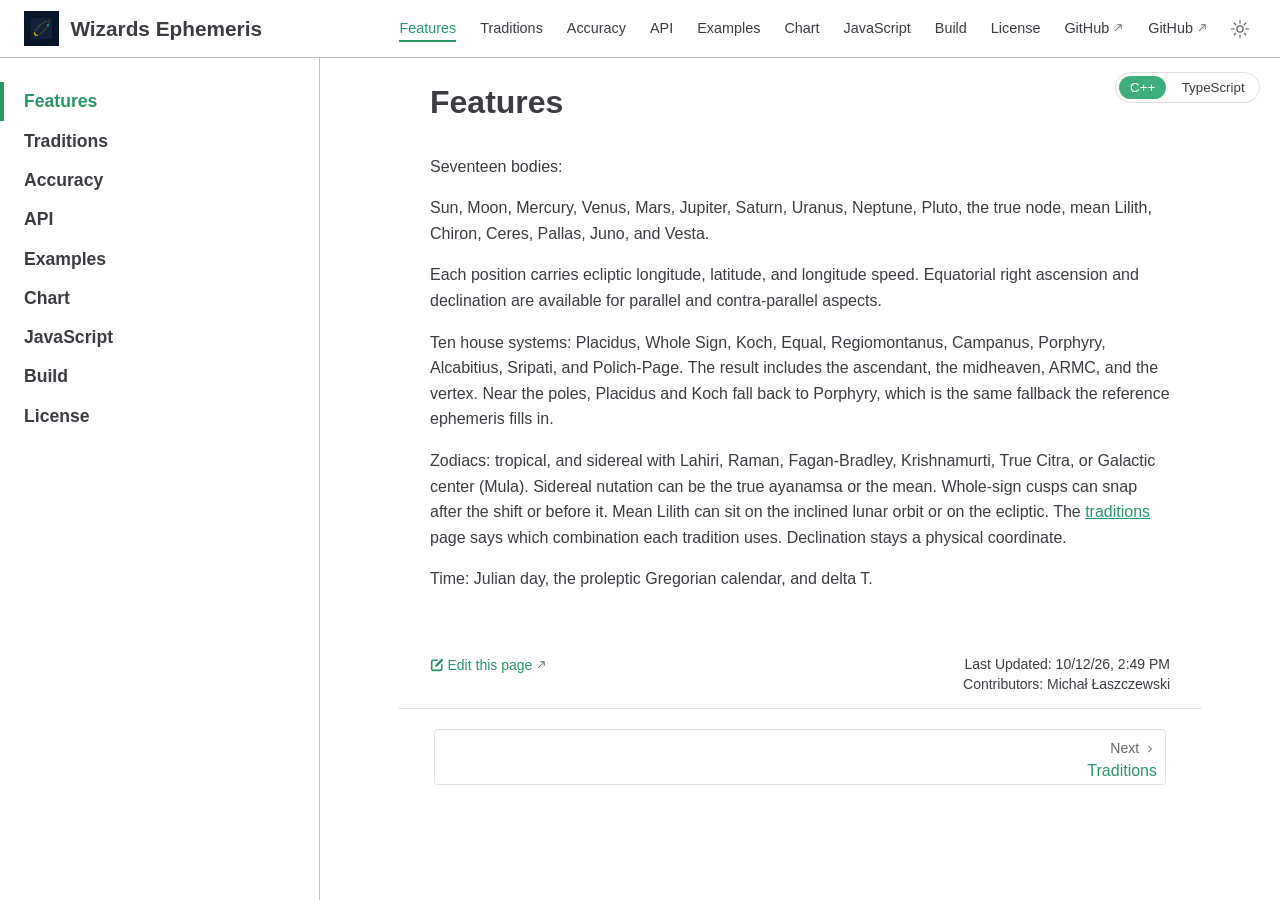
<file: features.html>
<!doctype html>
<html lang="en-US">
  <head>
    <meta charset="utf-8" />
    <meta name="viewport" content="width=device-width,initial-scale=1" />
    <meta name="generator" content="VuePress 2.0.0-rc.31" />
    <style>
      :root {
        --vp-c-bg: #fff;
      }

      [data-theme='dark'] {
        --vp-c-bg: #1b1b1f;
      }

      html,
      body {
        background-color: var(--vp-c-bg);
      }
    </style>
    <script>
      const useChoice = localStorage.getItem('vuepress-color-scheme')
      const systemStatus =
        'matchMedia' in window
          ? window.matchMedia('(prefers-color-scheme: dark)').matches
          : false

      if (useChoice === 'light') {
        document.documentElement.dataset.theme = 'light'
      } else if (useChoice === 'dark' || systemStatus) {
        document.documentElement.dataset.theme = 'dark'
      }
    </script>
    <link rel="icon" href="/favicon.png"><meta name="github-repository" content="wizards-ephemeris/wizards-ephemeris"><script>try {
  var lang = localStorage.getItem('eph-doc-lang') || 'cpp'
  document.documentElement.dataset.ephLang = lang
} catch (err) {
  document.documentElement.dataset.ephLang = 'cpp'
}</script><title>Features | Wizards Ephemeris</title><meta name="description" content="Positions, houses, and ayanamsas for a natal chart. No Swiss Ephemeris in the library.">
    <link rel="preload" href="/assets/style-r0nEDv-e.css" as="style"><link rel="stylesheet" href="/assets/style-r0nEDv-e.css">
    <link rel="modulepreload" href="/assets/app-B4R0QQrk.js"><link rel="modulepreload" href="/assets/features-lvCW2uSS.js">
    
  </head>
  <body>
    <div id="app"><!--[--><div class="vp-theme-container external-link-icon" vp-container><!--[--><header class="vp-navbar" vp-navbar><div class="vp-toggle-sidebar-button" title="toggle sidebar" aria-expanded="false" role="button" tabindex="0"><div class="icon" aria-hidden="true"><span></span><span></span><span></span></div></div><span><a class="route-link" href="/"><img class="vp-site-logo" src="/logo.png" alt="Wizards Ephemeris"><span class="vp-site-name vp-hide-mobile" aria-hidden="true">Wizards Ephemeris</span></a></span><div class="vp-navbar-items-wrapper" style=""><!--[--><!--]--><nav class="vp-navbar-items vp-hide-mobile" aria-label="site navigation"><!--[--><div class="vp-navbar-item"><a class="route-link route-link-active auto-link" href="/features.html" aria-label="Features"><!--[--><!--[--><!--]--><!--]-->Features<!--[--><!--[--><!--]--><!--]--></a></div><div class="vp-navbar-item"><a class="route-link auto-link" href="/traditions.html" aria-label="Traditions"><!--[--><!--[--><!--]--><!--]-->Traditions<!--[--><!--[--><!--]--><!--]--></a></div><div class="vp-navbar-item"><a class="route-link auto-link" href="/accuracy.html" aria-label="Accuracy"><!--[--><!--[--><!--]--><!--]-->Accuracy<!--[--><!--[--><!--]--><!--]--></a></div><div class="vp-navbar-item"><a class="route-link auto-link" href="/api.html" aria-label="API"><!--[--><!--[--><!--]--><!--]-->API<!--[--><!--[--><!--]--><!--]--></a></div><div class="vp-navbar-item"><a class="route-link auto-link" href="/examples.html" aria-label="Examples"><!--[--><!--[--><!--]--><!--]-->Examples<!--[--><!--[--><!--]--><!--]--></a></div><div class="vp-navbar-item"><a class="route-link auto-link" href="/chart.html" aria-label="Chart"><!--[--><!--[--><!--]--><!--]-->Chart<!--[--><!--[--><!--]--><!--]--></a></div><div class="vp-navbar-item"><a class="route-link auto-link" href="/javascript.html" aria-label="JavaScript"><!--[--><!--[--><!--]--><!--]-->JavaScript<!--[--><!--[--><!--]--><!--]--></a></div><div class="vp-navbar-item"><a class="route-link auto-link" href="/build.html" aria-label="Build"><!--[--><!--[--><!--]--><!--]-->Build<!--[--><!--[--><!--]--><!--]--></a></div><div class="vp-navbar-item"><a class="route-link auto-link" href="/license.html" aria-label="License"><!--[--><!--[--><!--]--><!--]-->License<!--[--><!--[--><!--]--><!--]--></a></div><div class="vp-navbar-item"><a class="auto-link external-link" href="https://github.com/wizards-ephemeris/wizards-ephemeris" aria-label="GitHub" rel="noopener noreferrer" target="_blank"><!--[--><!--[--><!--]--><!--]-->GitHub<!--[--><!--[--><!--]--><!--]--></a></div><div class="vp-navbar-item"><a class="auto-link external-link" href="https://github.com/wizards-ephemeris/wizards-ephemeris" aria-label="GitHub" rel="noopener noreferrer" target="_blank"><!--[--><!--[--><!--]--><!--]-->GitHub<!--[--><!--[--><!--]--><!--]--></a></div><!--]--></nav><!--[--><!--]--><button type="button" class="vp-toggle-color-mode-button" title="toggle color mode"><svg class="light-icon" viewbox="0 0 32 32" style=""><path d="M16 12.005a4 4 0 1 1-4 4a4.005 4.005 0 0 1 4-4m0-2a6 6 0 1 0 6 6a6 6 0 0 0-6-6z" fill="currentColor"></path><path d="M5.394 6.813l1.414-1.415l3.506 3.506L8.9 10.318z" fill="currentColor"></path><path d="M2 15.005h5v2H2z" fill="currentColor"></path><path d="M5.394 25.197L8.9 21.691l1.414 1.415l-3.506 3.505z" fill="currentColor"></path><path d="M15 25.005h2v5h-2z" fill="currentColor"></path><path d="M21.687 23.106l1.414-1.415l3.506 3.506l-1.414 1.414z" fill="currentColor"></path><path d="M25 15.005h5v2h-5z" fill="currentColor"></path><path d="M21.687 8.904l3.506-3.506l1.414 1.415l-3.506 3.505z" fill="currentColor"></path><path d="M15 2.005h2v5h-2z" fill="currentColor"></path></svg><svg class="dark-icon" viewbox="0 0 32 32" style="display:none;"><path d="M13.502 5.414a15.075 15.075 0 0 0 11.594 18.194a11.113 11.113 0 0 1-7.975 3.39c-.138 0-.278.005-.418 0a11.094 11.094 0 0 1-3.2-21.584M14.98 3a1.002 1.002 0 0 0-.175.016a13.096 13.096 0 0 0 1.825 25.981c.164.006.328 0 .49 0a13.072 13.072 0 0 0 10.703-5.555a1.01 1.01 0 0 0-.783-1.565A13.08 13.08 0 0 1 15.89 4.38A1.015 1.015 0 0 0 14.98 3z" fill="currentColor"></path></svg></button><!----></div></header><!--]--><div class="vp-sidebar-mask"></div><!--[--><aside class="vp-sidebar" vp-sidebar><nav class="vp-navbar-items" aria-label="site navigation"><!--[--><div class="vp-navbar-item"><a class="route-link route-link-active auto-link" href="/features.html" aria-label="Features"><!--[--><!--[--><!--]--><!--]-->Features<!--[--><!--[--><!--]--><!--]--></a></div><div class="vp-navbar-item"><a class="route-link auto-link" href="/traditions.html" aria-label="Traditions"><!--[--><!--[--><!--]--><!--]-->Traditions<!--[--><!--[--><!--]--><!--]--></a></div><div class="vp-navbar-item"><a class="route-link auto-link" href="/accuracy.html" aria-label="Accuracy"><!--[--><!--[--><!--]--><!--]-->Accuracy<!--[--><!--[--><!--]--><!--]--></a></div><div class="vp-navbar-item"><a class="route-link auto-link" href="/api.html" aria-label="API"><!--[--><!--[--><!--]--><!--]-->API<!--[--><!--[--><!--]--><!--]--></a></div><div class="vp-navbar-item"><a class="route-link auto-link" href="/examples.html" aria-label="Examples"><!--[--><!--[--><!--]--><!--]-->Examples<!--[--><!--[--><!--]--><!--]--></a></div><div class="vp-navbar-item"><a class="route-link auto-link" href="/chart.html" aria-label="Chart"><!--[--><!--[--><!--]--><!--]-->Chart<!--[--><!--[--><!--]--><!--]--></a></div><div class="vp-navbar-item"><a class="route-link auto-link" href="/javascript.html" aria-label="JavaScript"><!--[--><!--[--><!--]--><!--]-->JavaScript<!--[--><!--[--><!--]--><!--]--></a></div><div class="vp-navbar-item"><a class="route-link auto-link" href="/build.html" aria-label="Build"><!--[--><!--[--><!--]--><!--]-->Build<!--[--><!--[--><!--]--><!--]--></a></div><div class="vp-navbar-item"><a class="route-link auto-link" href="/license.html" aria-label="License"><!--[--><!--[--><!--]--><!--]-->License<!--[--><!--[--><!--]--><!--]--></a></div><div class="vp-navbar-item"><a class="auto-link external-link" href="https://github.com/wizards-ephemeris/wizards-ephemeris" aria-label="GitHub" rel="noopener noreferrer" target="_blank"><!--[--><!--[--><!--]--><!--]-->GitHub<!--[--><!--[--><!--]--><!--]--></a></div><div class="vp-navbar-item"><a class="auto-link external-link" href="https://github.com/wizards-ephemeris/wizards-ephemeris" aria-label="GitHub" rel="noopener noreferrer" target="_blank"><!--[--><!--[--><!--]--><!--]-->GitHub<!--[--><!--[--><!--]--><!--]--></a></div><!--]--></nav><!--[--><!--]--><ul class="vp-sidebar-items"><!--[--><li><a class="route-link route-link-active auto-link vp-sidebar-item vp-sidebar-heading active" href="/features.html" aria-label="Features"><!--[--><!--[--><!--]--><!--]-->Features<!--[--><!--[--><!--]--><!--]--></a><!----></li><li><a class="route-link auto-link vp-sidebar-item vp-sidebar-heading" href="/traditions.html" aria-label="Traditions"><!--[--><!--[--><!--]--><!--]-->Traditions<!--[--><!--[--><!--]--><!--]--></a><!----></li><li><a class="route-link auto-link vp-sidebar-item vp-sidebar-heading" href="/accuracy.html" aria-label="Accuracy"><!--[--><!--[--><!--]--><!--]-->Accuracy<!--[--><!--[--><!--]--><!--]--></a><!----></li><li><a class="route-link auto-link vp-sidebar-item vp-sidebar-heading" href="/api.html" aria-label="API"><!--[--><!--[--><!--]--><!--]-->API<!--[--><!--[--><!--]--><!--]--></a><!----></li><li><a class="route-link auto-link vp-sidebar-item vp-sidebar-heading" href="/examples.html" aria-label="Examples"><!--[--><!--[--><!--]--><!--]-->Examples<!--[--><!--[--><!--]--><!--]--></a><!----></li><li><a class="route-link auto-link vp-sidebar-item vp-sidebar-heading" href="/chart.html" aria-label="Chart"><!--[--><!--[--><!--]--><!--]-->Chart<!--[--><!--[--><!--]--><!--]--></a><!----></li><li><a class="route-link auto-link vp-sidebar-item vp-sidebar-heading" href="/javascript.html" aria-label="JavaScript"><!--[--><!--[--><!--]--><!--]-->JavaScript<!--[--><!--[--><!--]--><!--]--></a><!----></li><li><a class="route-link auto-link vp-sidebar-item vp-sidebar-heading" href="/build.html" aria-label="Build"><!--[--><!--[--><!--]--><!--]-->Build<!--[--><!--[--><!--]--><!--]--></a><!----></li><li><a class="route-link auto-link vp-sidebar-item vp-sidebar-heading" href="/license.html" aria-label="License"><!--[--><!--[--><!--]--><!--]-->License<!--[--><!--[--><!--]--><!--]--></a><!----></li><!--]--></ul><!--[--><!--]--></aside><!--]--><!--[--><main class="vp-page"><!--[--><!--]--><div vp-content><!--[--><!--]--><div id="content"><h1 id="features" tabindex="-1"><a class="header-anchor" href="#features"><span>Features</span></a></h1><p>Seventeen bodies:</p><p>Sun, Moon, Mercury, Venus, Mars, Jupiter, Saturn, Uranus, Neptune, Pluto, the true node, mean Lilith, Chiron, Ceres, Pallas, Juno, and Vesta.</p><p>Each position carries ecliptic longitude, latitude, and longitude speed. Equatorial right ascension and declination are available for parallel and contra-parallel aspects.</p><p>Ten house systems: Placidus, Whole Sign, Koch, Equal, Regiomontanus, Campanus, Porphyry, Alcabitius, Sripati, and Polich-Page. The result includes the ascendant, the midheaven, ARMC, and the vertex. Near the poles, Placidus and Koch fall back to Porphyry, which is the same fallback the reference ephemeris fills in.</p><p>Zodiacs: tropical, and sidereal with Lahiri, Raman, Fagan-Bradley, Krishnamurti, True Citra, or Galactic center (Mula). Sidereal nutation can be the true ayanamsa or the mean. Whole-sign cusps can snap after the shift or before it. Mean Lilith can sit on the inclined lunar orbit or on the ecliptic. The <a href="/traditions">traditions</a> page says which combination each tradition uses. Declination stays a physical coordinate.</p><p>Time: Julian day, the proleptic Gregorian calendar, and delta T.</p></div><!--[--><!--]--></div><footer class="vp-page-meta"><div class="vp-meta-item edit-link"><a class="auto-link external-link label" href="https://github.com/wizards-ephemeris/wizards-ephemeris/edit/main/features.md" aria-label="Edit this page" rel="noopener noreferrer" target="_blank"><!--[--><!--[--><svg class="edit-icon" viewbox="0 0 1024 1024"><g fill="currentColor"><path d="M430.818 653.65a60.46 60.46 0 0 1-50.96-93.281l71.69-114.012 7.773-10.365L816.038 80.138A60.46 60.46 0 0 1 859.225 62a60.46 60.46 0 0 1 43.186 18.138l43.186 43.186a60.46 60.46 0 0 1 0 86.373L588.879 565.55l-8.637 8.637-117.466 68.234a60.46 60.46 0 0 1-31.958 11.229z"></path><path d="M728.802 962H252.891A190.883 190.883 0 0 1 62.008 771.98V296.934a190.883 190.883 0 0 1 190.883-192.61h267.754a60.46 60.46 0 0 1 0 120.92H252.891a69.962 69.962 0 0 0-69.098 69.099V771.98a69.962 69.962 0 0 0 69.098 69.098h475.911A69.962 69.962 0 0 0 797.9 771.98V503.363a60.46 60.46 0 1 1 120.922 0V771.98A190.883 190.883 0 0 1 728.802 962z"></path></g></svg><!--]--><!--]-->Edit this page<!--[--><!--[--><!--]--><!--]--></a></div><div class="vp-meta-item git-info"><div class="vp-meta-item last-updated"><span class="meta-item-label">Last Updated: </span><time class="meta-item-info" datetime="2026-10-12T14:49:00.000Z" data-allow-mismatch>10/12/26, 4:49 PM</time></div><div class="vp-meta-item contributors"><span class="meta-item-label">Contributors: </span><span class="meta-item-info"><!--[--><!--[--><span class="contributor" title="email: michal@laszczewski.com">Michał Łaszczewski</span><!----><!--]--><!--]--></span></div></div></footer><nav class="vp-page-nav" aria-label="page navigation"><!----><a class="route-link auto-link next" href="/traditions.html" aria-label="Traditions"><!--[--><div class="hint">Next <span class="arrow right"></span></div><div class="link"><span class="external-link">Traditions</span></div><!--]--></a></nav><!--[--><!--]--></main><!--]--></div><!--[--><!----><div class="eph-lang" role="group" aria-label="Example language"><button type="button" class="on">C++</button><button type="button" class="">TypeScript</button></div><!--]--><!--]--></div>
    <script type="module" src="/assets/app-B4R0QQrk.js" defer></script>
  </body>
</html>
</file>
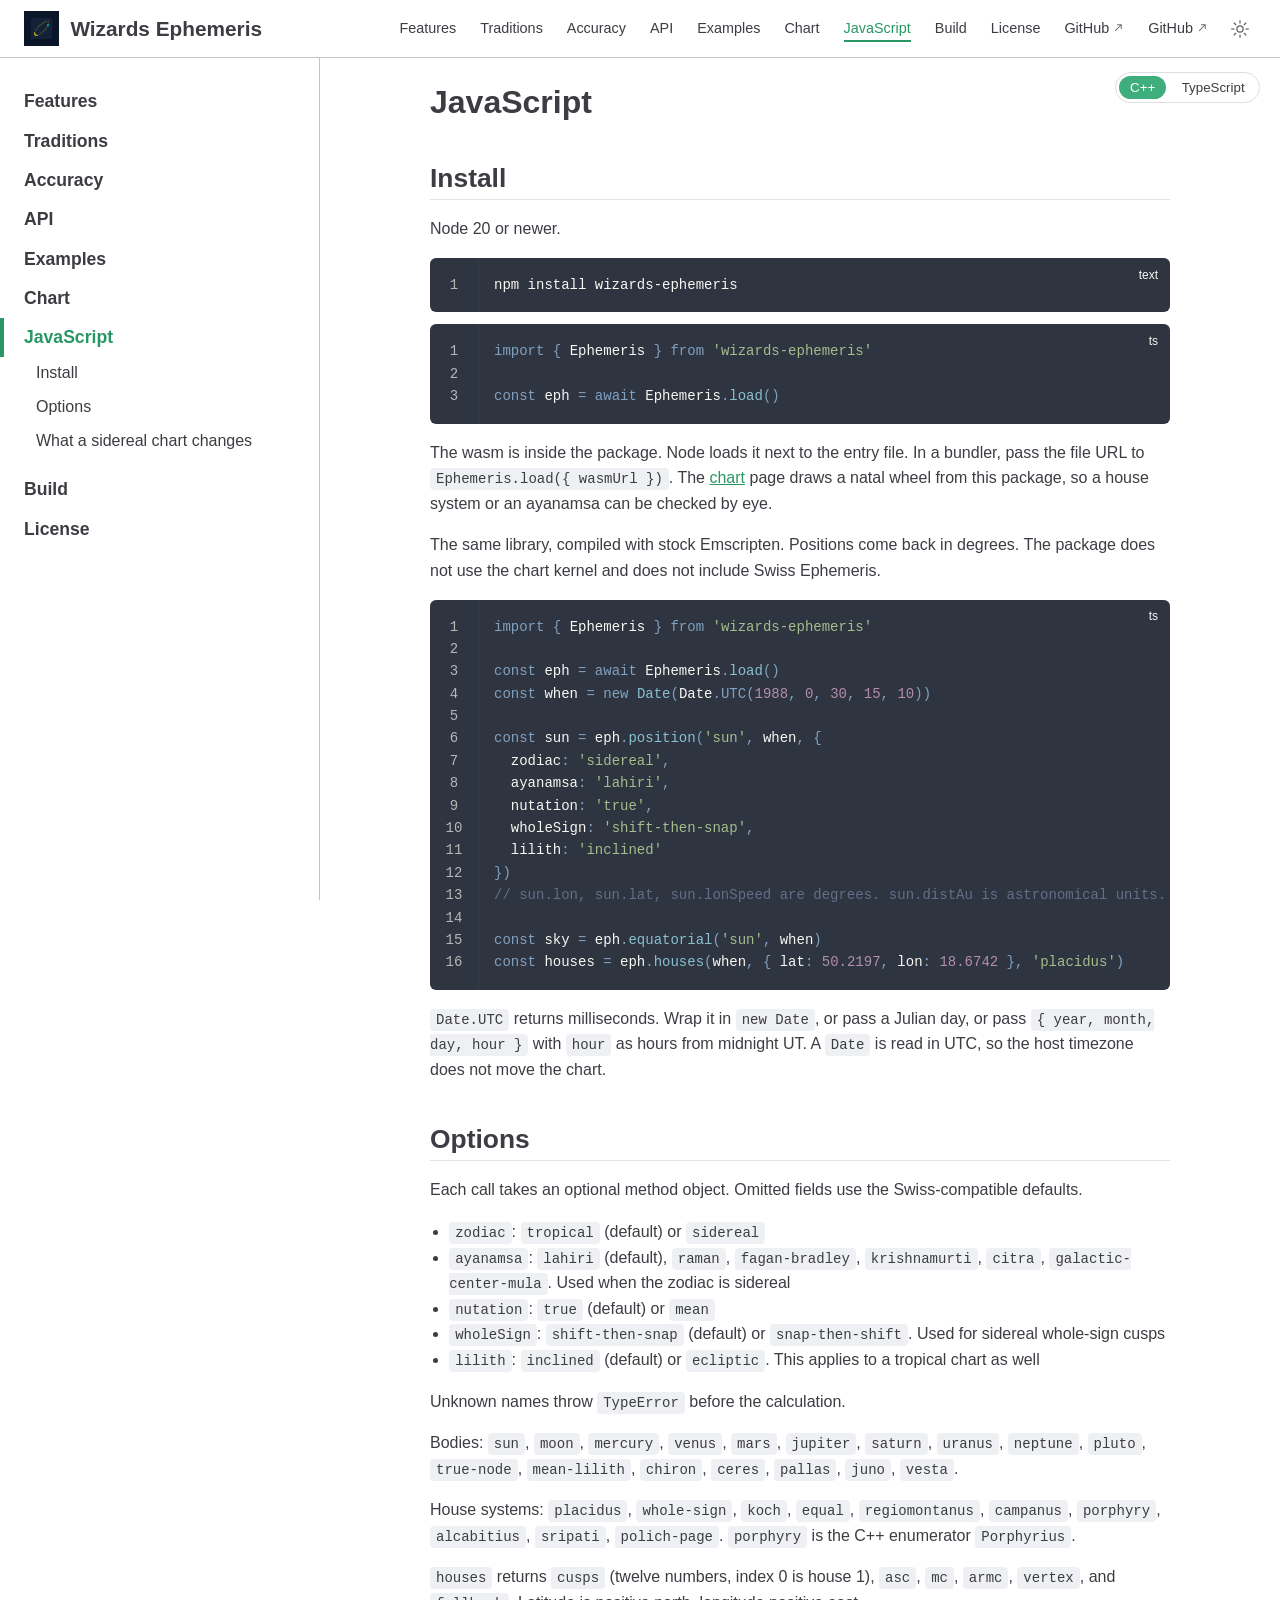
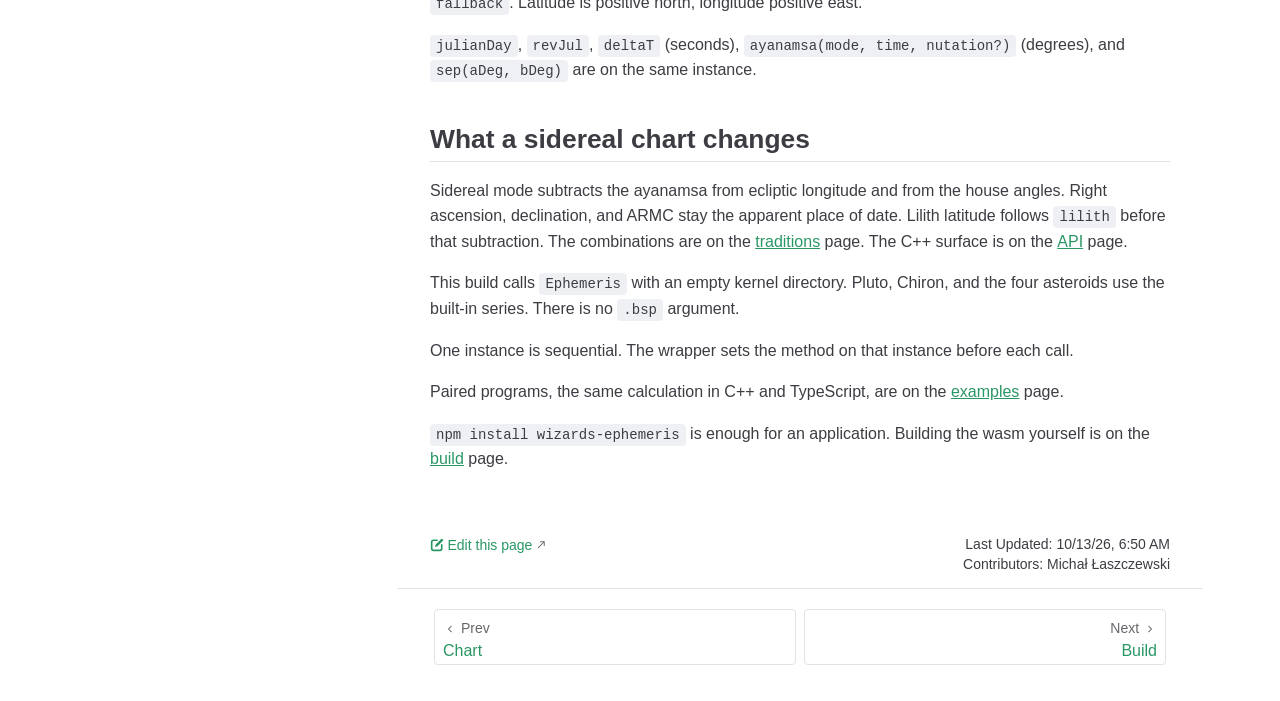
<file: javascript.html>
<!doctype html>
<html lang="en-US">
  <head>
    <meta charset="utf-8" />
    <meta name="viewport" content="width=device-width,initial-scale=1" />
    <meta name="generator" content="VuePress 2.0.0-rc.31" />
    <style>
      :root {
        --vp-c-bg: #fff;
      }

      [data-theme='dark'] {
        --vp-c-bg: #1b1b1f;
      }

      html,
      body {
        background-color: var(--vp-c-bg);
      }
    </style>
    <script>
      const useChoice = localStorage.getItem('vuepress-color-scheme')
      const systemStatus =
        'matchMedia' in window
          ? window.matchMedia('(prefers-color-scheme: dark)').matches
          : false

      if (useChoice === 'light') {
        document.documentElement.dataset.theme = 'light'
      } else if (useChoice === 'dark' || systemStatus) {
        document.documentElement.dataset.theme = 'dark'
      }
    </script>
    <link rel="icon" href="/favicon.png"><meta name="github-repository" content="wizards-ephemeris/wizards-ephemeris"><script>try {
  var lang = localStorage.getItem('eph-doc-lang') || 'cpp'
  document.documentElement.dataset.ephLang = lang
} catch (err) {
  document.documentElement.dataset.ephLang = 'cpp'
}</script><title>JavaScript | Wizards Ephemeris</title><meta name="description" content="Positions, houses, and ayanamsas for a natal chart. No Swiss Ephemeris in the library.">
    <link rel="preload" href="/assets/style-r0nEDv-e.css" as="style"><link rel="stylesheet" href="/assets/style-r0nEDv-e.css">
    <link rel="modulepreload" href="/assets/app-B4R0QQrk.js"><link rel="modulepreload" href="/assets/javascript-C3hDKb4z.js">
    
  </head>
  <body>
    <div id="app"><!--[--><div class="vp-theme-container external-link-icon" vp-container><!--[--><header class="vp-navbar" vp-navbar><div class="vp-toggle-sidebar-button" title="toggle sidebar" aria-expanded="false" role="button" tabindex="0"><div class="icon" aria-hidden="true"><span></span><span></span><span></span></div></div><span><a class="route-link" href="/"><img class="vp-site-logo" src="/logo.png" alt="Wizards Ephemeris"><span class="vp-site-name vp-hide-mobile" aria-hidden="true">Wizards Ephemeris</span></a></span><div class="vp-navbar-items-wrapper" style=""><!--[--><!--]--><nav class="vp-navbar-items vp-hide-mobile" aria-label="site navigation"><!--[--><div class="vp-navbar-item"><a class="route-link auto-link" href="/features.html" aria-label="Features"><!--[--><!--[--><!--]--><!--]-->Features<!--[--><!--[--><!--]--><!--]--></a></div><div class="vp-navbar-item"><a class="route-link auto-link" href="/traditions.html" aria-label="Traditions"><!--[--><!--[--><!--]--><!--]-->Traditions<!--[--><!--[--><!--]--><!--]--></a></div><div class="vp-navbar-item"><a class="route-link auto-link" href="/accuracy.html" aria-label="Accuracy"><!--[--><!--[--><!--]--><!--]-->Accuracy<!--[--><!--[--><!--]--><!--]--></a></div><div class="vp-navbar-item"><a class="route-link auto-link" href="/api.html" aria-label="API"><!--[--><!--[--><!--]--><!--]-->API<!--[--><!--[--><!--]--><!--]--></a></div><div class="vp-navbar-item"><a class="route-link auto-link" href="/examples.html" aria-label="Examples"><!--[--><!--[--><!--]--><!--]-->Examples<!--[--><!--[--><!--]--><!--]--></a></div><div class="vp-navbar-item"><a class="route-link auto-link" href="/chart.html" aria-label="Chart"><!--[--><!--[--><!--]--><!--]-->Chart<!--[--><!--[--><!--]--><!--]--></a></div><div class="vp-navbar-item"><a class="route-link route-link-active auto-link" href="/javascript.html" aria-label="JavaScript"><!--[--><!--[--><!--]--><!--]-->JavaScript<!--[--><!--[--><!--]--><!--]--></a></div><div class="vp-navbar-item"><a class="route-link auto-link" href="/build.html" aria-label="Build"><!--[--><!--[--><!--]--><!--]-->Build<!--[--><!--[--><!--]--><!--]--></a></div><div class="vp-navbar-item"><a class="route-link auto-link" href="/license.html" aria-label="License"><!--[--><!--[--><!--]--><!--]-->License<!--[--><!--[--><!--]--><!--]--></a></div><div class="vp-navbar-item"><a class="auto-link external-link" href="https://github.com/wizards-ephemeris/wizards-ephemeris" aria-label="GitHub" rel="noopener noreferrer" target="_blank"><!--[--><!--[--><!--]--><!--]-->GitHub<!--[--><!--[--><!--]--><!--]--></a></div><div class="vp-navbar-item"><a class="auto-link external-link" href="https://github.com/wizards-ephemeris/wizards-ephemeris" aria-label="GitHub" rel="noopener noreferrer" target="_blank"><!--[--><!--[--><!--]--><!--]-->GitHub<!--[--><!--[--><!--]--><!--]--></a></div><!--]--></nav><!--[--><!--]--><button type="button" class="vp-toggle-color-mode-button" title="toggle color mode"><svg class="light-icon" viewbox="0 0 32 32" style=""><path d="M16 12.005a4 4 0 1 1-4 4a4.005 4.005 0 0 1 4-4m0-2a6 6 0 1 0 6 6a6 6 0 0 0-6-6z" fill="currentColor"></path><path d="M5.394 6.813l1.414-1.415l3.506 3.506L8.9 10.318z" fill="currentColor"></path><path d="M2 15.005h5v2H2z" fill="currentColor"></path><path d="M5.394 25.197L8.9 21.691l1.414 1.415l-3.506 3.505z" fill="currentColor"></path><path d="M15 25.005h2v5h-2z" fill="currentColor"></path><path d="M21.687 23.106l1.414-1.415l3.506 3.506l-1.414 1.414z" fill="currentColor"></path><path d="M25 15.005h5v2h-5z" fill="currentColor"></path><path d="M21.687 8.904l3.506-3.506l1.414 1.415l-3.506 3.505z" fill="currentColor"></path><path d="M15 2.005h2v5h-2z" fill="currentColor"></path></svg><svg class="dark-icon" viewbox="0 0 32 32" style="display:none;"><path d="M13.502 5.414a15.075 15.075 0 0 0 11.594 18.194a11.113 11.113 0 0 1-7.975 3.39c-.138 0-.278.005-.418 0a11.094 11.094 0 0 1-3.2-21.584M14.98 3a1.002 1.002 0 0 0-.175.016a13.096 13.096 0 0 0 1.825 25.981c.164.006.328 0 .49 0a13.072 13.072 0 0 0 10.703-5.555a1.01 1.01 0 0 0-.783-1.565A13.08 13.08 0 0 1 15.89 4.38A1.015 1.015 0 0 0 14.98 3z" fill="currentColor"></path></svg></button><!----></div></header><!--]--><div class="vp-sidebar-mask"></div><!--[--><aside class="vp-sidebar" vp-sidebar><nav class="vp-navbar-items" aria-label="site navigation"><!--[--><div class="vp-navbar-item"><a class="route-link auto-link" href="/features.html" aria-label="Features"><!--[--><!--[--><!--]--><!--]-->Features<!--[--><!--[--><!--]--><!--]--></a></div><div class="vp-navbar-item"><a class="route-link auto-link" href="/traditions.html" aria-label="Traditions"><!--[--><!--[--><!--]--><!--]-->Traditions<!--[--><!--[--><!--]--><!--]--></a></div><div class="vp-navbar-item"><a class="route-link auto-link" href="/accuracy.html" aria-label="Accuracy"><!--[--><!--[--><!--]--><!--]-->Accuracy<!--[--><!--[--><!--]--><!--]--></a></div><div class="vp-navbar-item"><a class="route-link auto-link" href="/api.html" aria-label="API"><!--[--><!--[--><!--]--><!--]-->API<!--[--><!--[--><!--]--><!--]--></a></div><div class="vp-navbar-item"><a class="route-link auto-link" href="/examples.html" aria-label="Examples"><!--[--><!--[--><!--]--><!--]-->Examples<!--[--><!--[--><!--]--><!--]--></a></div><div class="vp-navbar-item"><a class="route-link auto-link" href="/chart.html" aria-label="Chart"><!--[--><!--[--><!--]--><!--]-->Chart<!--[--><!--[--><!--]--><!--]--></a></div><div class="vp-navbar-item"><a class="route-link route-link-active auto-link" href="/javascript.html" aria-label="JavaScript"><!--[--><!--[--><!--]--><!--]-->JavaScript<!--[--><!--[--><!--]--><!--]--></a></div><div class="vp-navbar-item"><a class="route-link auto-link" href="/build.html" aria-label="Build"><!--[--><!--[--><!--]--><!--]-->Build<!--[--><!--[--><!--]--><!--]--></a></div><div class="vp-navbar-item"><a class="route-link auto-link" href="/license.html" aria-label="License"><!--[--><!--[--><!--]--><!--]-->License<!--[--><!--[--><!--]--><!--]--></a></div><div class="vp-navbar-item"><a class="auto-link external-link" href="https://github.com/wizards-ephemeris/wizards-ephemeris" aria-label="GitHub" rel="noopener noreferrer" target="_blank"><!--[--><!--[--><!--]--><!--]-->GitHub<!--[--><!--[--><!--]--><!--]--></a></div><div class="vp-navbar-item"><a class="auto-link external-link" href="https://github.com/wizards-ephemeris/wizards-ephemeris" aria-label="GitHub" rel="noopener noreferrer" target="_blank"><!--[--><!--[--><!--]--><!--]-->GitHub<!--[--><!--[--><!--]--><!--]--></a></div><!--]--></nav><!--[--><!--]--><ul class="vp-sidebar-items"><!--[--><li><a class="route-link auto-link vp-sidebar-item vp-sidebar-heading" href="/features.html" aria-label="Features"><!--[--><!--[--><!--]--><!--]-->Features<!--[--><!--[--><!--]--><!--]--></a><!----></li><li><a class="route-link auto-link vp-sidebar-item vp-sidebar-heading" href="/traditions.html" aria-label="Traditions"><!--[--><!--[--><!--]--><!--]-->Traditions<!--[--><!--[--><!--]--><!--]--></a><!----></li><li><a class="route-link auto-link vp-sidebar-item vp-sidebar-heading" href="/accuracy.html" aria-label="Accuracy"><!--[--><!--[--><!--]--><!--]-->Accuracy<!--[--><!--[--><!--]--><!--]--></a><!----></li><li><a class="route-link auto-link vp-sidebar-item vp-sidebar-heading" href="/api.html" aria-label="API"><!--[--><!--[--><!--]--><!--]-->API<!--[--><!--[--><!--]--><!--]--></a><!----></li><li><a class="route-link auto-link vp-sidebar-item vp-sidebar-heading" href="/examples.html" aria-label="Examples"><!--[--><!--[--><!--]--><!--]-->Examples<!--[--><!--[--><!--]--><!--]--></a><!----></li><li><a class="route-link auto-link vp-sidebar-item vp-sidebar-heading" href="/chart.html" aria-label="Chart"><!--[--><!--[--><!--]--><!--]-->Chart<!--[--><!--[--><!--]--><!--]--></a><!----></li><li><a class="route-link route-link-active auto-link vp-sidebar-item vp-sidebar-heading active" href="/javascript.html" aria-label="JavaScript"><!--[--><!--[--><!--]--><!--]-->JavaScript<!--[--><!--[--><!--]--><!--]--></a><!----></li><li><a class="route-link auto-link vp-sidebar-item vp-sidebar-heading" href="/build.html" aria-label="Build"><!--[--><!--[--><!--]--><!--]-->Build<!--[--><!--[--><!--]--><!--]--></a><!----></li><li><a class="route-link auto-link vp-sidebar-item vp-sidebar-heading" href="/license.html" aria-label="License"><!--[--><!--[--><!--]--><!--]-->License<!--[--><!--[--><!--]--><!--]--></a><!----></li><!--]--></ul><!--[--><!--]--></aside><!--]--><!--[--><main class="vp-page"><!--[--><!--]--><div vp-content><!--[--><!--]--><div id="content"><h1 id="javascript" tabindex="-1"><a class="header-anchor" href="#javascript"><span>JavaScript</span></a></h1><h2 id="install" tabindex="-1"><a class="header-anchor" href="#install"><span>Install</span></a></h2><p>Node 20 or newer.</p><div class="language-text line-numbers-mode" data-highlighter="prismjs" data-ext="text"><pre><code class="language-text"><span class="line">npm install wizards-ephemeris</span>
<span class="line"></span></code></pre><div class="line-numbers" aria-hidden="true" style="counter-reset:line-number 0;"><div class="line-number"></div></div></div><div class="language-typescript line-numbers-mode" data-highlighter="prismjs" data-ext="ts"><pre><code class="language-typescript"><span class="line"><span class="token keyword">import</span> <span class="token punctuation">{</span> Ephemeris <span class="token punctuation">}</span> <span class="token keyword">from</span> <span class="token string">&#39;wizards-ephemeris&#39;</span></span>
<span class="line"></span>
<span class="line"><span class="token keyword">const</span> eph <span class="token operator">=</span> <span class="token keyword">await</span> Ephemeris<span class="token punctuation">.</span><span class="token function">load</span><span class="token punctuation">(</span><span class="token punctuation">)</span></span>
<span class="line"></span></code></pre><div class="line-numbers" aria-hidden="true" style="counter-reset:line-number 0;"><div class="line-number"></div><div class="line-number"></div><div class="line-number"></div></div></div><p>The wasm is inside the package. Node loads it next to the entry file. In a bundler, pass the file URL to <code>Ephemeris.load({ wasmUrl })</code>. The <a href="/chart">chart</a> page draws a natal wheel from this package, so a house system or an ayanamsa can be checked by eye.</p><p>The same library, compiled with stock Emscripten. Positions come back in degrees. The package does not use the chart kernel and does not include Swiss Ephemeris.</p><div class="language-typescript line-numbers-mode" data-highlighter="prismjs" data-ext="ts"><pre><code class="language-typescript"><span class="line"><span class="token keyword">import</span> <span class="token punctuation">{</span> Ephemeris <span class="token punctuation">}</span> <span class="token keyword">from</span> <span class="token string">&#39;wizards-ephemeris&#39;</span></span>
<span class="line"></span>
<span class="line"><span class="token keyword">const</span> eph <span class="token operator">=</span> <span class="token keyword">await</span> Ephemeris<span class="token punctuation">.</span><span class="token function">load</span><span class="token punctuation">(</span><span class="token punctuation">)</span></span>
<span class="line"><span class="token keyword">const</span> when <span class="token operator">=</span> <span class="token keyword">new</span> <span class="token class-name">Date</span><span class="token punctuation">(</span>Date<span class="token punctuation">.</span><span class="token constant">UTC</span><span class="token punctuation">(</span><span class="token number">1988</span><span class="token punctuation">,</span> <span class="token number">0</span><span class="token punctuation">,</span> <span class="token number">30</span><span class="token punctuation">,</span> <span class="token number">15</span><span class="token punctuation">,</span> <span class="token number">10</span><span class="token punctuation">)</span><span class="token punctuation">)</span></span>
<span class="line"></span>
<span class="line"><span class="token keyword">const</span> sun <span class="token operator">=</span> eph<span class="token punctuation">.</span><span class="token function">position</span><span class="token punctuation">(</span><span class="token string">&#39;sun&#39;</span><span class="token punctuation">,</span> when<span class="token punctuation">,</span> <span class="token punctuation">{</span></span>
<span class="line">  zodiac<span class="token operator">:</span> <span class="token string">&#39;sidereal&#39;</span><span class="token punctuation">,</span></span>
<span class="line">  ayanamsa<span class="token operator">:</span> <span class="token string">&#39;lahiri&#39;</span><span class="token punctuation">,</span></span>
<span class="line">  nutation<span class="token operator">:</span> <span class="token string">&#39;true&#39;</span><span class="token punctuation">,</span></span>
<span class="line">  wholeSign<span class="token operator">:</span> <span class="token string">&#39;shift-then-snap&#39;</span><span class="token punctuation">,</span></span>
<span class="line">  lilith<span class="token operator">:</span> <span class="token string">&#39;inclined&#39;</span></span>
<span class="line"><span class="token punctuation">}</span><span class="token punctuation">)</span></span>
<span class="line"><span class="token comment">// sun.lon, sun.lat, sun.lonSpeed are degrees. sun.distAu is astronomical units.</span></span>
<span class="line"></span>
<span class="line"><span class="token keyword">const</span> sky <span class="token operator">=</span> eph<span class="token punctuation">.</span><span class="token function">equatorial</span><span class="token punctuation">(</span><span class="token string">&#39;sun&#39;</span><span class="token punctuation">,</span> when<span class="token punctuation">)</span></span>
<span class="line"><span class="token keyword">const</span> houses <span class="token operator">=</span> eph<span class="token punctuation">.</span><span class="token function">houses</span><span class="token punctuation">(</span>when<span class="token punctuation">,</span> <span class="token punctuation">{</span> lat<span class="token operator">:</span> <span class="token number">50.2197</span><span class="token punctuation">,</span> lon<span class="token operator">:</span> <span class="token number">18.6742</span> <span class="token punctuation">}</span><span class="token punctuation">,</span> <span class="token string">&#39;placidus&#39;</span><span class="token punctuation">)</span></span>
<span class="line"></span></code></pre><div class="line-numbers" aria-hidden="true" style="counter-reset:line-number 0;"><div class="line-number"></div><div class="line-number"></div><div class="line-number"></div><div class="line-number"></div><div class="line-number"></div><div class="line-number"></div><div class="line-number"></div><div class="line-number"></div><div class="line-number"></div><div class="line-number"></div><div class="line-number"></div><div class="line-number"></div><div class="line-number"></div><div class="line-number"></div><div class="line-number"></div><div class="line-number"></div></div></div><p><code>Date.UTC</code> returns milliseconds. Wrap it in <code>new Date</code>, or pass a Julian day, or pass <code>{ year, month, day, hour }</code> with <code>hour</code> as hours from midnight UT. A <code>Date</code> is read in UTC, so the host timezone does not move the chart.</p><h2 id="options" tabindex="-1"><a class="header-anchor" href="#options"><span>Options</span></a></h2><p>Each call takes an optional method object. Omitted fields use the Swiss-compatible defaults.</p><ul><li><code>zodiac</code>: <code>tropical</code> (default) or <code>sidereal</code></li><li><code>ayanamsa</code>: <code>lahiri</code> (default), <code>raman</code>, <code>fagan-bradley</code>, <code>krishnamurti</code>, <code>citra</code>, <code>galactic-center-mula</code>. Used when the zodiac is sidereal</li><li><code>nutation</code>: <code>true</code> (default) or <code>mean</code></li><li><code>wholeSign</code>: <code>shift-then-snap</code> (default) or <code>snap-then-shift</code>. Used for sidereal whole-sign cusps</li><li><code>lilith</code>: <code>inclined</code> (default) or <code>ecliptic</code>. This applies to a tropical chart as well</li></ul><p>Unknown names throw <code>TypeError</code> before the calculation.</p><p>Bodies: <code>sun</code>, <code>moon</code>, <code>mercury</code>, <code>venus</code>, <code>mars</code>, <code>jupiter</code>, <code>saturn</code>, <code>uranus</code>, <code>neptune</code>, <code>pluto</code>, <code>true-node</code>, <code>mean-lilith</code>, <code>chiron</code>, <code>ceres</code>, <code>pallas</code>, <code>juno</code>, <code>vesta</code>.</p><p>House systems: <code>placidus</code>, <code>whole-sign</code>, <code>koch</code>, <code>equal</code>, <code>regiomontanus</code>, <code>campanus</code>, <code>porphyry</code>, <code>alcabitius</code>, <code>sripati</code>, <code>polich-page</code>. <code>porphyry</code> is the C++ enumerator <code>Porphyrius</code>.</p><p><code>houses</code> returns <code>cusps</code> (twelve numbers, index 0 is house 1), <code>asc</code>, <code>mc</code>, <code>armc</code>, <code>vertex</code>, and <code>fallback</code>. Latitude is positive north, longitude positive east.</p><p><code>julianDay</code>, <code>revJul</code>, <code>deltaT</code> (seconds), <code>ayanamsa(mode, time, nutation?)</code> (degrees), and <code>sep(aDeg, bDeg)</code> are on the same instance.</p><h2 id="what-a-sidereal-chart-changes" tabindex="-1"><a class="header-anchor" href="#what-a-sidereal-chart-changes"><span>What a sidereal chart changes</span></a></h2><p>Sidereal mode subtracts the ayanamsa from ecliptic longitude and from the house angles. Right ascension, declination, and ARMC stay the apparent place of date. Lilith latitude follows <code>lilith</code> before that subtraction. The combinations are on the <a href="/traditions">traditions</a> page. The C++ surface is on the <a href="/api">API</a> page.</p><p>This build calls <code>Ephemeris</code> with an empty kernel directory. Pluto, Chiron, and the four asteroids use the built-in series. There is no <code>.bsp</code> argument.</p><p>One instance is sequential. The wrapper sets the method on that instance before each call.</p><p>Paired programs, the same calculation in C++ and TypeScript, are on the <a href="/examples">examples</a> page.</p><p><code>npm install wizards-ephemeris</code> is enough for an application. Building the wasm yourself is on the <a href="/build">build</a> page.</p></div><!--[--><!--]--></div><footer class="vp-page-meta"><div class="vp-meta-item edit-link"><a class="auto-link external-link label" href="https://github.com/wizards-ephemeris/wizards-ephemeris/edit/main/javascript.md" aria-label="Edit this page" rel="noopener noreferrer" target="_blank"><!--[--><!--[--><svg class="edit-icon" viewbox="0 0 1024 1024"><g fill="currentColor"><path d="M430.818 653.65a60.46 60.46 0 0 1-50.96-93.281l71.69-114.012 7.773-10.365L816.038 80.138A60.46 60.46 0 0 1 859.225 62a60.46 60.46 0 0 1 43.186 18.138l43.186 43.186a60.46 60.46 0 0 1 0 86.373L588.879 565.55l-8.637 8.637-117.466 68.234a60.46 60.46 0 0 1-31.958 11.229z"></path><path d="M728.802 962H252.891A190.883 190.883 0 0 1 62.008 771.98V296.934a190.883 190.883 0 0 1 190.883-192.61h267.754a60.46 60.46 0 0 1 0 120.92H252.891a69.962 69.962 0 0 0-69.098 69.099V771.98a69.962 69.962 0 0 0 69.098 69.098h475.911A69.962 69.962 0 0 0 797.9 771.98V503.363a60.46 60.46 0 1 1 120.922 0V771.98A190.883 190.883 0 0 1 728.802 962z"></path></g></svg><!--]--><!--]-->Edit this page<!--[--><!--[--><!--]--><!--]--></a></div><div class="vp-meta-item git-info"><div class="vp-meta-item last-updated"><span class="meta-item-label">Last Updated: </span><time class="meta-item-info" datetime="2026-10-13T06:50:03.000Z" data-allow-mismatch>10/13/26, 8:50 AM</time></div><div class="vp-meta-item contributors"><span class="meta-item-label">Contributors: </span><span class="meta-item-info"><!--[--><!--[--><span class="contributor" title="email: michal@laszczewski.com">Michał Łaszczewski</span><!----><!--]--><!--]--></span></div></div></footer><nav class="vp-page-nav" aria-label="page navigation"><a class="route-link auto-link prev" href="/chart.html" aria-label="Chart"><!--[--><div class="hint"><span class="arrow left"></span> Prev</div><div class="link"><span class="external-link">Chart</span></div><!--]--></a><a class="route-link auto-link next" href="/build.html" aria-label="Build"><!--[--><div class="hint">Next <span class="arrow right"></span></div><div class="link"><span class="external-link">Build</span></div><!--]--></a></nav><!--[--><!--]--></main><!--]--></div><!--[--><!----><div class="eph-lang" role="group" aria-label="Example language"><button type="button" class="on">C++</button><button type="button" class="">TypeScript</button></div><!--]--><!--]--></div>
    <script type="module" src="/assets/app-B4R0QQrk.js" defer></script>
  </body>
</html>
</file>
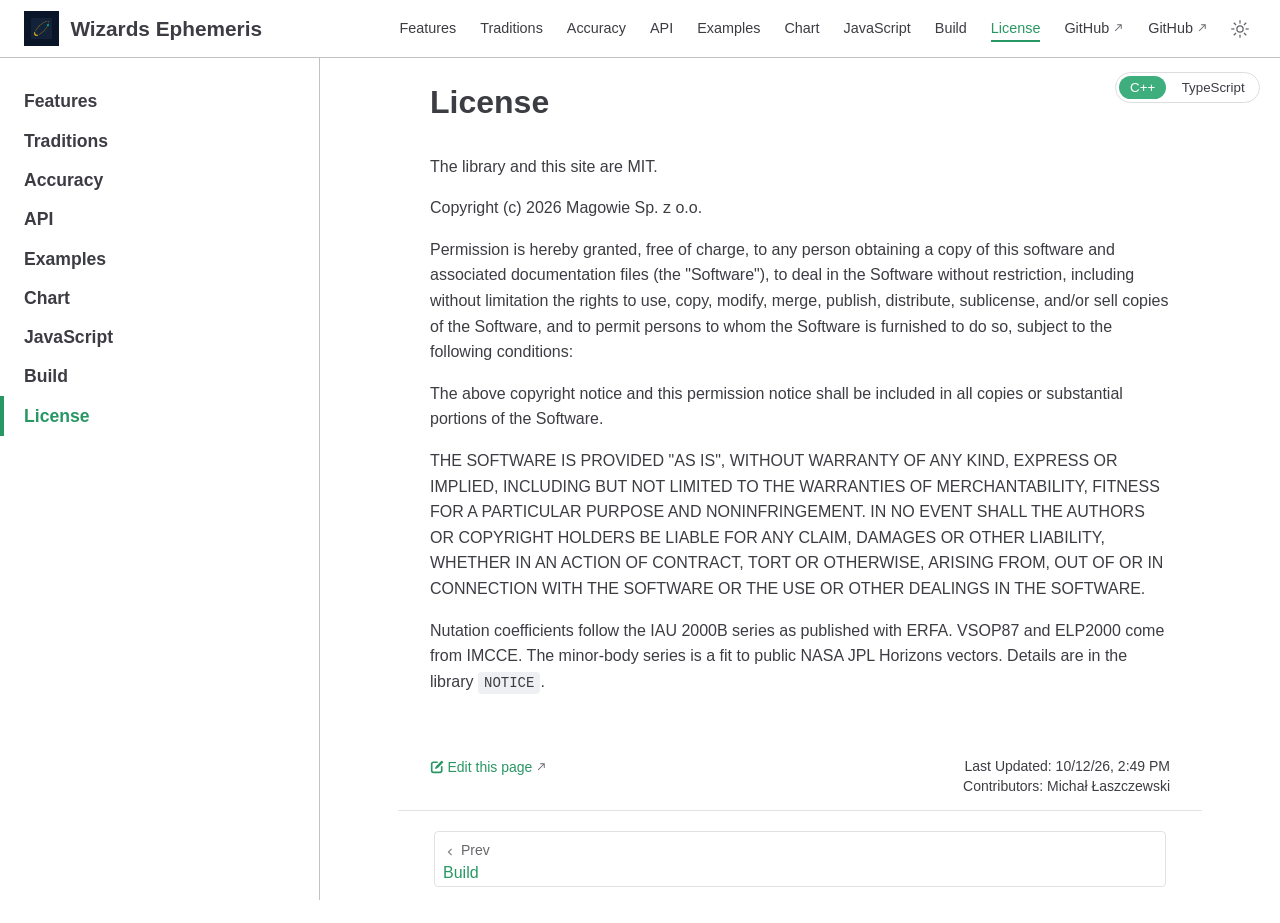
<file: license.html>
<!doctype html>
<html lang="en-US">
  <head>
    <meta charset="utf-8" />
    <meta name="viewport" content="width=device-width,initial-scale=1" />
    <meta name="generator" content="VuePress 2.0.0-rc.31" />
    <style>
      :root {
        --vp-c-bg: #fff;
      }

      [data-theme='dark'] {
        --vp-c-bg: #1b1b1f;
      }

      html,
      body {
        background-color: var(--vp-c-bg);
      }
    </style>
    <script>
      const useChoice = localStorage.getItem('vuepress-color-scheme')
      const systemStatus =
        'matchMedia' in window
          ? window.matchMedia('(prefers-color-scheme: dark)').matches
          : false

      if (useChoice === 'light') {
        document.documentElement.dataset.theme = 'light'
      } else if (useChoice === 'dark' || systemStatus) {
        document.documentElement.dataset.theme = 'dark'
      }
    </script>
    <link rel="icon" href="/favicon.png"><meta name="github-repository" content="wizards-ephemeris/wizards-ephemeris"><script>try {
  var lang = localStorage.getItem('eph-doc-lang') || 'cpp'
  document.documentElement.dataset.ephLang = lang
} catch (err) {
  document.documentElement.dataset.ephLang = 'cpp'
}</script><title>License | Wizards Ephemeris</title><meta name="description" content="Positions, houses, and ayanamsas for a natal chart. No Swiss Ephemeris in the library.">
    <link rel="preload" href="/assets/style-r0nEDv-e.css" as="style"><link rel="stylesheet" href="/assets/style-r0nEDv-e.css">
    <link rel="modulepreload" href="/assets/app-B4R0QQrk.js"><link rel="modulepreload" href="/assets/license-DwFmN58w.js">
    
  </head>
  <body>
    <div id="app"><!--[--><div class="vp-theme-container external-link-icon" vp-container><!--[--><header class="vp-navbar" vp-navbar><div class="vp-toggle-sidebar-button" title="toggle sidebar" aria-expanded="false" role="button" tabindex="0"><div class="icon" aria-hidden="true"><span></span><span></span><span></span></div></div><span><a class="route-link" href="/"><img class="vp-site-logo" src="/logo.png" alt="Wizards Ephemeris"><span class="vp-site-name vp-hide-mobile" aria-hidden="true">Wizards Ephemeris</span></a></span><div class="vp-navbar-items-wrapper" style=""><!--[--><!--]--><nav class="vp-navbar-items vp-hide-mobile" aria-label="site navigation"><!--[--><div class="vp-navbar-item"><a class="route-link auto-link" href="/features.html" aria-label="Features"><!--[--><!--[--><!--]--><!--]-->Features<!--[--><!--[--><!--]--><!--]--></a></div><div class="vp-navbar-item"><a class="route-link auto-link" href="/traditions.html" aria-label="Traditions"><!--[--><!--[--><!--]--><!--]-->Traditions<!--[--><!--[--><!--]--><!--]--></a></div><div class="vp-navbar-item"><a class="route-link auto-link" href="/accuracy.html" aria-label="Accuracy"><!--[--><!--[--><!--]--><!--]-->Accuracy<!--[--><!--[--><!--]--><!--]--></a></div><div class="vp-navbar-item"><a class="route-link auto-link" href="/api.html" aria-label="API"><!--[--><!--[--><!--]--><!--]-->API<!--[--><!--[--><!--]--><!--]--></a></div><div class="vp-navbar-item"><a class="route-link auto-link" href="/examples.html" aria-label="Examples"><!--[--><!--[--><!--]--><!--]-->Examples<!--[--><!--[--><!--]--><!--]--></a></div><div class="vp-navbar-item"><a class="route-link auto-link" href="/chart.html" aria-label="Chart"><!--[--><!--[--><!--]--><!--]-->Chart<!--[--><!--[--><!--]--><!--]--></a></div><div class="vp-navbar-item"><a class="route-link auto-link" href="/javascript.html" aria-label="JavaScript"><!--[--><!--[--><!--]--><!--]-->JavaScript<!--[--><!--[--><!--]--><!--]--></a></div><div class="vp-navbar-item"><a class="route-link auto-link" href="/build.html" aria-label="Build"><!--[--><!--[--><!--]--><!--]-->Build<!--[--><!--[--><!--]--><!--]--></a></div><div class="vp-navbar-item"><a class="route-link route-link-active auto-link" href="/license.html" aria-label="License"><!--[--><!--[--><!--]--><!--]-->License<!--[--><!--[--><!--]--><!--]--></a></div><div class="vp-navbar-item"><a class="auto-link external-link" href="https://github.com/wizards-ephemeris/wizards-ephemeris" aria-label="GitHub" rel="noopener noreferrer" target="_blank"><!--[--><!--[--><!--]--><!--]-->GitHub<!--[--><!--[--><!--]--><!--]--></a></div><div class="vp-navbar-item"><a class="auto-link external-link" href="https://github.com/wizards-ephemeris/wizards-ephemeris" aria-label="GitHub" rel="noopener noreferrer" target="_blank"><!--[--><!--[--><!--]--><!--]-->GitHub<!--[--><!--[--><!--]--><!--]--></a></div><!--]--></nav><!--[--><!--]--><button type="button" class="vp-toggle-color-mode-button" title="toggle color mode"><svg class="light-icon" viewbox="0 0 32 32" style=""><path d="M16 12.005a4 4 0 1 1-4 4a4.005 4.005 0 0 1 4-4m0-2a6 6 0 1 0 6 6a6 6 0 0 0-6-6z" fill="currentColor"></path><path d="M5.394 6.813l1.414-1.415l3.506 3.506L8.9 10.318z" fill="currentColor"></path><path d="M2 15.005h5v2H2z" fill="currentColor"></path><path d="M5.394 25.197L8.9 21.691l1.414 1.415l-3.506 3.505z" fill="currentColor"></path><path d="M15 25.005h2v5h-2z" fill="currentColor"></path><path d="M21.687 23.106l1.414-1.415l3.506 3.506l-1.414 1.414z" fill="currentColor"></path><path d="M25 15.005h5v2h-5z" fill="currentColor"></path><path d="M21.687 8.904l3.506-3.506l1.414 1.415l-3.506 3.505z" fill="currentColor"></path><path d="M15 2.005h2v5h-2z" fill="currentColor"></path></svg><svg class="dark-icon" viewbox="0 0 32 32" style="display:none;"><path d="M13.502 5.414a15.075 15.075 0 0 0 11.594 18.194a11.113 11.113 0 0 1-7.975 3.39c-.138 0-.278.005-.418 0a11.094 11.094 0 0 1-3.2-21.584M14.98 3a1.002 1.002 0 0 0-.175.016a13.096 13.096 0 0 0 1.825 25.981c.164.006.328 0 .49 0a13.072 13.072 0 0 0 10.703-5.555a1.01 1.01 0 0 0-.783-1.565A13.08 13.08 0 0 1 15.89 4.38A1.015 1.015 0 0 0 14.98 3z" fill="currentColor"></path></svg></button><!----></div></header><!--]--><div class="vp-sidebar-mask"></div><!--[--><aside class="vp-sidebar" vp-sidebar><nav class="vp-navbar-items" aria-label="site navigation"><!--[--><div class="vp-navbar-item"><a class="route-link auto-link" href="/features.html" aria-label="Features"><!--[--><!--[--><!--]--><!--]-->Features<!--[--><!--[--><!--]--><!--]--></a></div><div class="vp-navbar-item"><a class="route-link auto-link" href="/traditions.html" aria-label="Traditions"><!--[--><!--[--><!--]--><!--]-->Traditions<!--[--><!--[--><!--]--><!--]--></a></div><div class="vp-navbar-item"><a class="route-link auto-link" href="/accuracy.html" aria-label="Accuracy"><!--[--><!--[--><!--]--><!--]-->Accuracy<!--[--><!--[--><!--]--><!--]--></a></div><div class="vp-navbar-item"><a class="route-link auto-link" href="/api.html" aria-label="API"><!--[--><!--[--><!--]--><!--]-->API<!--[--><!--[--><!--]--><!--]--></a></div><div class="vp-navbar-item"><a class="route-link auto-link" href="/examples.html" aria-label="Examples"><!--[--><!--[--><!--]--><!--]-->Examples<!--[--><!--[--><!--]--><!--]--></a></div><div class="vp-navbar-item"><a class="route-link auto-link" href="/chart.html" aria-label="Chart"><!--[--><!--[--><!--]--><!--]-->Chart<!--[--><!--[--><!--]--><!--]--></a></div><div class="vp-navbar-item"><a class="route-link auto-link" href="/javascript.html" aria-label="JavaScript"><!--[--><!--[--><!--]--><!--]-->JavaScript<!--[--><!--[--><!--]--><!--]--></a></div><div class="vp-navbar-item"><a class="route-link auto-link" href="/build.html" aria-label="Build"><!--[--><!--[--><!--]--><!--]-->Build<!--[--><!--[--><!--]--><!--]--></a></div><div class="vp-navbar-item"><a class="route-link route-link-active auto-link" href="/license.html" aria-label="License"><!--[--><!--[--><!--]--><!--]-->License<!--[--><!--[--><!--]--><!--]--></a></div><div class="vp-navbar-item"><a class="auto-link external-link" href="https://github.com/wizards-ephemeris/wizards-ephemeris" aria-label="GitHub" rel="noopener noreferrer" target="_blank"><!--[--><!--[--><!--]--><!--]-->GitHub<!--[--><!--[--><!--]--><!--]--></a></div><div class="vp-navbar-item"><a class="auto-link external-link" href="https://github.com/wizards-ephemeris/wizards-ephemeris" aria-label="GitHub" rel="noopener noreferrer" target="_blank"><!--[--><!--[--><!--]--><!--]-->GitHub<!--[--><!--[--><!--]--><!--]--></a></div><!--]--></nav><!--[--><!--]--><ul class="vp-sidebar-items"><!--[--><li><a class="route-link auto-link vp-sidebar-item vp-sidebar-heading" href="/features.html" aria-label="Features"><!--[--><!--[--><!--]--><!--]-->Features<!--[--><!--[--><!--]--><!--]--></a><!----></li><li><a class="route-link auto-link vp-sidebar-item vp-sidebar-heading" href="/traditions.html" aria-label="Traditions"><!--[--><!--[--><!--]--><!--]-->Traditions<!--[--><!--[--><!--]--><!--]--></a><!----></li><li><a class="route-link auto-link vp-sidebar-item vp-sidebar-heading" href="/accuracy.html" aria-label="Accuracy"><!--[--><!--[--><!--]--><!--]-->Accuracy<!--[--><!--[--><!--]--><!--]--></a><!----></li><li><a class="route-link auto-link vp-sidebar-item vp-sidebar-heading" href="/api.html" aria-label="API"><!--[--><!--[--><!--]--><!--]-->API<!--[--><!--[--><!--]--><!--]--></a><!----></li><li><a class="route-link auto-link vp-sidebar-item vp-sidebar-heading" href="/examples.html" aria-label="Examples"><!--[--><!--[--><!--]--><!--]-->Examples<!--[--><!--[--><!--]--><!--]--></a><!----></li><li><a class="route-link auto-link vp-sidebar-item vp-sidebar-heading" href="/chart.html" aria-label="Chart"><!--[--><!--[--><!--]--><!--]-->Chart<!--[--><!--[--><!--]--><!--]--></a><!----></li><li><a class="route-link auto-link vp-sidebar-item vp-sidebar-heading" href="/javascript.html" aria-label="JavaScript"><!--[--><!--[--><!--]--><!--]-->JavaScript<!--[--><!--[--><!--]--><!--]--></a><!----></li><li><a class="route-link auto-link vp-sidebar-item vp-sidebar-heading" href="/build.html" aria-label="Build"><!--[--><!--[--><!--]--><!--]-->Build<!--[--><!--[--><!--]--><!--]--></a><!----></li><li><a class="route-link route-link-active auto-link vp-sidebar-item vp-sidebar-heading active" href="/license.html" aria-label="License"><!--[--><!--[--><!--]--><!--]-->License<!--[--><!--[--><!--]--><!--]--></a><!----></li><!--]--></ul><!--[--><!--]--></aside><!--]--><!--[--><main class="vp-page"><!--[--><!--]--><div vp-content><!--[--><!--]--><div id="content"><h1 id="license" tabindex="-1"><a class="header-anchor" href="#license"><span>License</span></a></h1><p>The library and this site are MIT.</p><p>Copyright (c) 2026 Magowie Sp. z o.o.</p><p>Permission is hereby granted, free of charge, to any person obtaining a copy of this software and associated documentation files (the &quot;Software&quot;), to deal in the Software without restriction, including without limitation the rights to use, copy, modify, merge, publish, distribute, sublicense, and/or sell copies of the Software, and to permit persons to whom the Software is furnished to do so, subject to the following conditions:</p><p>The above copyright notice and this permission notice shall be included in all copies or substantial portions of the Software.</p><p>THE SOFTWARE IS PROVIDED &quot;AS IS&quot;, WITHOUT WARRANTY OF ANY KIND, EXPRESS OR IMPLIED, INCLUDING BUT NOT LIMITED TO THE WARRANTIES OF MERCHANTABILITY, FITNESS FOR A PARTICULAR PURPOSE AND NONINFRINGEMENT. IN NO EVENT SHALL THE AUTHORS OR COPYRIGHT HOLDERS BE LIABLE FOR ANY CLAIM, DAMAGES OR OTHER LIABILITY, WHETHER IN AN ACTION OF CONTRACT, TORT OR OTHERWISE, ARISING FROM, OUT OF OR IN CONNECTION WITH THE SOFTWARE OR THE USE OR OTHER DEALINGS IN THE SOFTWARE.</p><p>Nutation coefficients follow the IAU 2000B series as published with ERFA. VSOP87 and ELP2000 come from IMCCE. The minor-body series is a fit to public NASA JPL Horizons vectors. Details are in the library <code>NOTICE</code>.</p></div><!--[--><!--]--></div><footer class="vp-page-meta"><div class="vp-meta-item edit-link"><a class="auto-link external-link label" href="https://github.com/wizards-ephemeris/wizards-ephemeris/edit/main/license.md" aria-label="Edit this page" rel="noopener noreferrer" target="_blank"><!--[--><!--[--><svg class="edit-icon" viewbox="0 0 1024 1024"><g fill="currentColor"><path d="M430.818 653.65a60.46 60.46 0 0 1-50.96-93.281l71.69-114.012 7.773-10.365L816.038 80.138A60.46 60.46 0 0 1 859.225 62a60.46 60.46 0 0 1 43.186 18.138l43.186 43.186a60.46 60.46 0 0 1 0 86.373L588.879 565.55l-8.637 8.637-117.466 68.234a60.46 60.46 0 0 1-31.958 11.229z"></path><path d="M728.802 962H252.891A190.883 190.883 0 0 1 62.008 771.98V296.934a190.883 190.883 0 0 1 190.883-192.61h267.754a60.46 60.46 0 0 1 0 120.92H252.891a69.962 69.962 0 0 0-69.098 69.099V771.98a69.962 69.962 0 0 0 69.098 69.098h475.911A69.962 69.962 0 0 0 797.9 771.98V503.363a60.46 60.46 0 1 1 120.922 0V771.98A190.883 190.883 0 0 1 728.802 962z"></path></g></svg><!--]--><!--]-->Edit this page<!--[--><!--[--><!--]--><!--]--></a></div><div class="vp-meta-item git-info"><div class="vp-meta-item last-updated"><span class="meta-item-label">Last Updated: </span><time class="meta-item-info" datetime="2026-10-12T14:49:00.000Z" data-allow-mismatch>10/12/26, 4:49 PM</time></div><div class="vp-meta-item contributors"><span class="meta-item-label">Contributors: </span><span class="meta-item-info"><!--[--><!--[--><span class="contributor" title="email: michal@laszczewski.com">Michał Łaszczewski</span><!----><!--]--><!--]--></span></div></div></footer><nav class="vp-page-nav" aria-label="page navigation"><a class="route-link auto-link prev" href="/build.html" aria-label="Build"><!--[--><div class="hint"><span class="arrow left"></span> Prev</div><div class="link"><span class="external-link">Build</span></div><!--]--></a><!----></nav><!--[--><!--]--></main><!--]--></div><!--[--><!----><div class="eph-lang" role="group" aria-label="Example language"><button type="button" class="on">C++</button><button type="button" class="">TypeScript</button></div><!--]--><!--]--></div>
    <script type="module" src="/assets/app-B4R0QQrk.js" defer></script>
  </body>
</html>
</file>
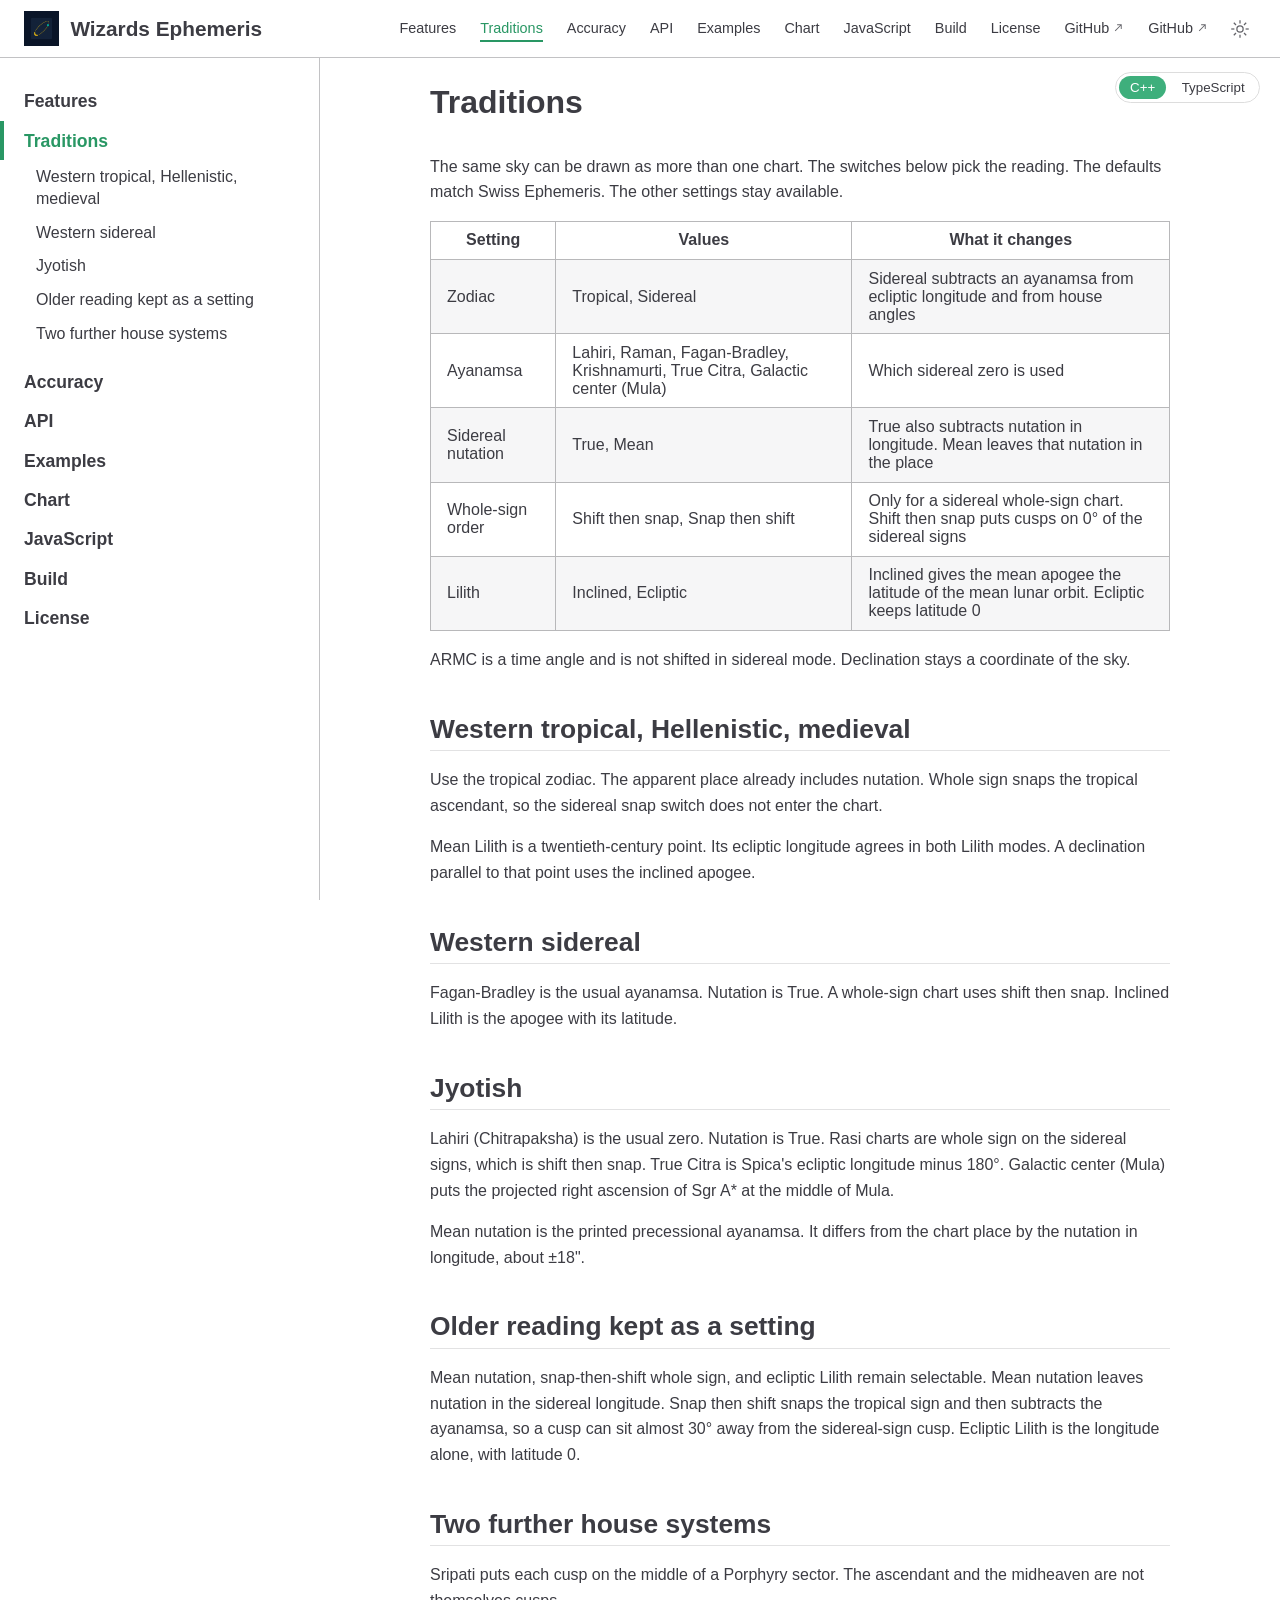
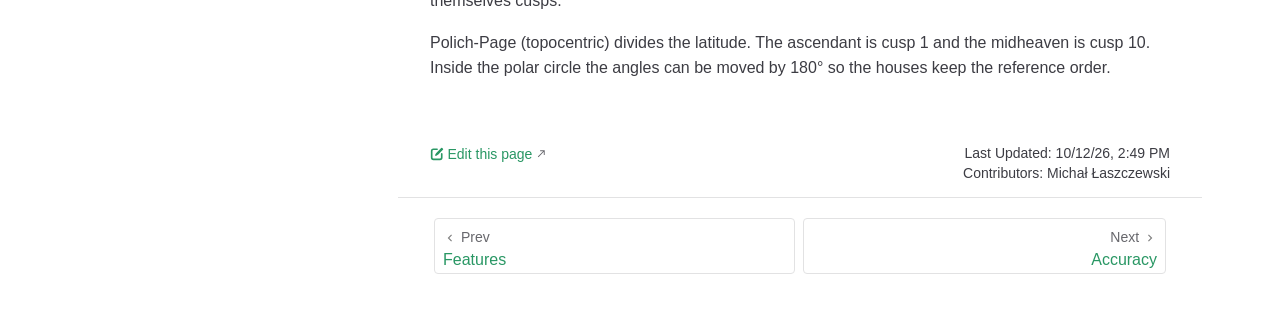
<file: traditions.html>
<!doctype html>
<html lang="en-US">
  <head>
    <meta charset="utf-8" />
    <meta name="viewport" content="width=device-width,initial-scale=1" />
    <meta name="generator" content="VuePress 2.0.0-rc.31" />
    <style>
      :root {
        --vp-c-bg: #fff;
      }

      [data-theme='dark'] {
        --vp-c-bg: #1b1b1f;
      }

      html,
      body {
        background-color: var(--vp-c-bg);
      }
    </style>
    <script>
      const useChoice = localStorage.getItem('vuepress-color-scheme')
      const systemStatus =
        'matchMedia' in window
          ? window.matchMedia('(prefers-color-scheme: dark)').matches
          : false

      if (useChoice === 'light') {
        document.documentElement.dataset.theme = 'light'
      } else if (useChoice === 'dark' || systemStatus) {
        document.documentElement.dataset.theme = 'dark'
      }
    </script>
    <link rel="icon" href="/favicon.png"><meta name="github-repository" content="wizards-ephemeris/wizards-ephemeris"><script>try {
  var lang = localStorage.getItem('eph-doc-lang') || 'cpp'
  document.documentElement.dataset.ephLang = lang
} catch (err) {
  document.documentElement.dataset.ephLang = 'cpp'
}</script><title>Traditions | Wizards Ephemeris</title><meta name="description" content="Positions, houses, and ayanamsas for a natal chart. No Swiss Ephemeris in the library.">
    <link rel="preload" href="/assets/style-r0nEDv-e.css" as="style"><link rel="stylesheet" href="/assets/style-r0nEDv-e.css">
    <link rel="modulepreload" href="/assets/app-B4R0QQrk.js"><link rel="modulepreload" href="/assets/traditions-BHr_JUnb.js">
    
  </head>
  <body>
    <div id="app"><!--[--><div class="vp-theme-container external-link-icon" vp-container><!--[--><header class="vp-navbar" vp-navbar><div class="vp-toggle-sidebar-button" title="toggle sidebar" aria-expanded="false" role="button" tabindex="0"><div class="icon" aria-hidden="true"><span></span><span></span><span></span></div></div><span><a class="route-link" href="/"><img class="vp-site-logo" src="/logo.png" alt="Wizards Ephemeris"><span class="vp-site-name vp-hide-mobile" aria-hidden="true">Wizards Ephemeris</span></a></span><div class="vp-navbar-items-wrapper" style=""><!--[--><!--]--><nav class="vp-navbar-items vp-hide-mobile" aria-label="site navigation"><!--[--><div class="vp-navbar-item"><a class="route-link auto-link" href="/features.html" aria-label="Features"><!--[--><!--[--><!--]--><!--]-->Features<!--[--><!--[--><!--]--><!--]--></a></div><div class="vp-navbar-item"><a class="route-link route-link-active auto-link" href="/traditions.html" aria-label="Traditions"><!--[--><!--[--><!--]--><!--]-->Traditions<!--[--><!--[--><!--]--><!--]--></a></div><div class="vp-navbar-item"><a class="route-link auto-link" href="/accuracy.html" aria-label="Accuracy"><!--[--><!--[--><!--]--><!--]-->Accuracy<!--[--><!--[--><!--]--><!--]--></a></div><div class="vp-navbar-item"><a class="route-link auto-link" href="/api.html" aria-label="API"><!--[--><!--[--><!--]--><!--]-->API<!--[--><!--[--><!--]--><!--]--></a></div><div class="vp-navbar-item"><a class="route-link auto-link" href="/examples.html" aria-label="Examples"><!--[--><!--[--><!--]--><!--]-->Examples<!--[--><!--[--><!--]--><!--]--></a></div><div class="vp-navbar-item"><a class="route-link auto-link" href="/chart.html" aria-label="Chart"><!--[--><!--[--><!--]--><!--]-->Chart<!--[--><!--[--><!--]--><!--]--></a></div><div class="vp-navbar-item"><a class="route-link auto-link" href="/javascript.html" aria-label="JavaScript"><!--[--><!--[--><!--]--><!--]-->JavaScript<!--[--><!--[--><!--]--><!--]--></a></div><div class="vp-navbar-item"><a class="route-link auto-link" href="/build.html" aria-label="Build"><!--[--><!--[--><!--]--><!--]-->Build<!--[--><!--[--><!--]--><!--]--></a></div><div class="vp-navbar-item"><a class="route-link auto-link" href="/license.html" aria-label="License"><!--[--><!--[--><!--]--><!--]-->License<!--[--><!--[--><!--]--><!--]--></a></div><div class="vp-navbar-item"><a class="auto-link external-link" href="https://github.com/wizards-ephemeris/wizards-ephemeris" aria-label="GitHub" rel="noopener noreferrer" target="_blank"><!--[--><!--[--><!--]--><!--]-->GitHub<!--[--><!--[--><!--]--><!--]--></a></div><div class="vp-navbar-item"><a class="auto-link external-link" href="https://github.com/wizards-ephemeris/wizards-ephemeris" aria-label="GitHub" rel="noopener noreferrer" target="_blank"><!--[--><!--[--><!--]--><!--]-->GitHub<!--[--><!--[--><!--]--><!--]--></a></div><!--]--></nav><!--[--><!--]--><button type="button" class="vp-toggle-color-mode-button" title="toggle color mode"><svg class="light-icon" viewbox="0 0 32 32" style=""><path d="M16 12.005a4 4 0 1 1-4 4a4.005 4.005 0 0 1 4-4m0-2a6 6 0 1 0 6 6a6 6 0 0 0-6-6z" fill="currentColor"></path><path d="M5.394 6.813l1.414-1.415l3.506 3.506L8.9 10.318z" fill="currentColor"></path><path d="M2 15.005h5v2H2z" fill="currentColor"></path><path d="M5.394 25.197L8.9 21.691l1.414 1.415l-3.506 3.505z" fill="currentColor"></path><path d="M15 25.005h2v5h-2z" fill="currentColor"></path><path d="M21.687 23.106l1.414-1.415l3.506 3.506l-1.414 1.414z" fill="currentColor"></path><path d="M25 15.005h5v2h-5z" fill="currentColor"></path><path d="M21.687 8.904l3.506-3.506l1.414 1.415l-3.506 3.505z" fill="currentColor"></path><path d="M15 2.005h2v5h-2z" fill="currentColor"></path></svg><svg class="dark-icon" viewbox="0 0 32 32" style="display:none;"><path d="M13.502 5.414a15.075 15.075 0 0 0 11.594 18.194a11.113 11.113 0 0 1-7.975 3.39c-.138 0-.278.005-.418 0a11.094 11.094 0 0 1-3.2-21.584M14.98 3a1.002 1.002 0 0 0-.175.016a13.096 13.096 0 0 0 1.825 25.981c.164.006.328 0 .49 0a13.072 13.072 0 0 0 10.703-5.555a1.01 1.01 0 0 0-.783-1.565A13.08 13.08 0 0 1 15.89 4.38A1.015 1.015 0 0 0 14.98 3z" fill="currentColor"></path></svg></button><!----></div></header><!--]--><div class="vp-sidebar-mask"></div><!--[--><aside class="vp-sidebar" vp-sidebar><nav class="vp-navbar-items" aria-label="site navigation"><!--[--><div class="vp-navbar-item"><a class="route-link auto-link" href="/features.html" aria-label="Features"><!--[--><!--[--><!--]--><!--]-->Features<!--[--><!--[--><!--]--><!--]--></a></div><div class="vp-navbar-item"><a class="route-link route-link-active auto-link" href="/traditions.html" aria-label="Traditions"><!--[--><!--[--><!--]--><!--]-->Traditions<!--[--><!--[--><!--]--><!--]--></a></div><div class="vp-navbar-item"><a class="route-link auto-link" href="/accuracy.html" aria-label="Accuracy"><!--[--><!--[--><!--]--><!--]-->Accuracy<!--[--><!--[--><!--]--><!--]--></a></div><div class="vp-navbar-item"><a class="route-link auto-link" href="/api.html" aria-label="API"><!--[--><!--[--><!--]--><!--]-->API<!--[--><!--[--><!--]--><!--]--></a></div><div class="vp-navbar-item"><a class="route-link auto-link" href="/examples.html" aria-label="Examples"><!--[--><!--[--><!--]--><!--]-->Examples<!--[--><!--[--><!--]--><!--]--></a></div><div class="vp-navbar-item"><a class="route-link auto-link" href="/chart.html" aria-label="Chart"><!--[--><!--[--><!--]--><!--]-->Chart<!--[--><!--[--><!--]--><!--]--></a></div><div class="vp-navbar-item"><a class="route-link auto-link" href="/javascript.html" aria-label="JavaScript"><!--[--><!--[--><!--]--><!--]-->JavaScript<!--[--><!--[--><!--]--><!--]--></a></div><div class="vp-navbar-item"><a class="route-link auto-link" href="/build.html" aria-label="Build"><!--[--><!--[--><!--]--><!--]-->Build<!--[--><!--[--><!--]--><!--]--></a></div><div class="vp-navbar-item"><a class="route-link auto-link" href="/license.html" aria-label="License"><!--[--><!--[--><!--]--><!--]-->License<!--[--><!--[--><!--]--><!--]--></a></div><div class="vp-navbar-item"><a class="auto-link external-link" href="https://github.com/wizards-ephemeris/wizards-ephemeris" aria-label="GitHub" rel="noopener noreferrer" target="_blank"><!--[--><!--[--><!--]--><!--]-->GitHub<!--[--><!--[--><!--]--><!--]--></a></div><div class="vp-navbar-item"><a class="auto-link external-link" href="https://github.com/wizards-ephemeris/wizards-ephemeris" aria-label="GitHub" rel="noopener noreferrer" target="_blank"><!--[--><!--[--><!--]--><!--]-->GitHub<!--[--><!--[--><!--]--><!--]--></a></div><!--]--></nav><!--[--><!--]--><ul class="vp-sidebar-items"><!--[--><li><a class="route-link auto-link vp-sidebar-item vp-sidebar-heading" href="/features.html" aria-label="Features"><!--[--><!--[--><!--]--><!--]-->Features<!--[--><!--[--><!--]--><!--]--></a><!----></li><li><a class="route-link route-link-active auto-link vp-sidebar-item vp-sidebar-heading active" href="/traditions.html" aria-label="Traditions"><!--[--><!--[--><!--]--><!--]-->Traditions<!--[--><!--[--><!--]--><!--]--></a><!----></li><li><a class="route-link auto-link vp-sidebar-item vp-sidebar-heading" href="/accuracy.html" aria-label="Accuracy"><!--[--><!--[--><!--]--><!--]-->Accuracy<!--[--><!--[--><!--]--><!--]--></a><!----></li><li><a class="route-link auto-link vp-sidebar-item vp-sidebar-heading" href="/api.html" aria-label="API"><!--[--><!--[--><!--]--><!--]-->API<!--[--><!--[--><!--]--><!--]--></a><!----></li><li><a class="route-link auto-link vp-sidebar-item vp-sidebar-heading" href="/examples.html" aria-label="Examples"><!--[--><!--[--><!--]--><!--]-->Examples<!--[--><!--[--><!--]--><!--]--></a><!----></li><li><a class="route-link auto-link vp-sidebar-item vp-sidebar-heading" href="/chart.html" aria-label="Chart"><!--[--><!--[--><!--]--><!--]-->Chart<!--[--><!--[--><!--]--><!--]--></a><!----></li><li><a class="route-link auto-link vp-sidebar-item vp-sidebar-heading" href="/javascript.html" aria-label="JavaScript"><!--[--><!--[--><!--]--><!--]-->JavaScript<!--[--><!--[--><!--]--><!--]--></a><!----></li><li><a class="route-link auto-link vp-sidebar-item vp-sidebar-heading" href="/build.html" aria-label="Build"><!--[--><!--[--><!--]--><!--]-->Build<!--[--><!--[--><!--]--><!--]--></a><!----></li><li><a class="route-link auto-link vp-sidebar-item vp-sidebar-heading" href="/license.html" aria-label="License"><!--[--><!--[--><!--]--><!--]-->License<!--[--><!--[--><!--]--><!--]--></a><!----></li><!--]--></ul><!--[--><!--]--></aside><!--]--><!--[--><main class="vp-page"><!--[--><!--]--><div vp-content><!--[--><!--]--><div id="content"><h1 id="traditions" tabindex="-1"><a class="header-anchor" href="#traditions"><span>Traditions</span></a></h1><p>The same sky can be drawn as more than one chart. The switches below pick the reading. The defaults match Swiss Ephemeris. The other settings stay available.</p><table><thead><tr><th>Setting</th><th>Values</th><th>What it changes</th></tr></thead><tbody><tr><td>Zodiac</td><td>Tropical, Sidereal</td><td>Sidereal subtracts an ayanamsa from ecliptic longitude and from house angles</td></tr><tr><td>Ayanamsa</td><td>Lahiri, Raman, Fagan-Bradley, Krishnamurti, True Citra, Galactic center (Mula)</td><td>Which sidereal zero is used</td></tr><tr><td>Sidereal nutation</td><td>True, Mean</td><td>True also subtracts nutation in longitude. Mean leaves that nutation in the place</td></tr><tr><td>Whole-sign order</td><td>Shift then snap, Snap then shift</td><td>Only for a sidereal whole-sign chart. Shift then snap puts cusps on 0° of the sidereal signs</td></tr><tr><td>Lilith</td><td>Inclined, Ecliptic</td><td>Inclined gives the mean apogee the latitude of the mean lunar orbit. Ecliptic keeps latitude 0</td></tr></tbody></table><p>ARMC is a time angle and is not shifted in sidereal mode. Declination stays a coordinate of the sky.</p><h2 id="western-tropical-hellenistic-medieval" tabindex="-1"><a class="header-anchor" href="#western-tropical-hellenistic-medieval"><span>Western tropical, Hellenistic, medieval</span></a></h2><p>Use the tropical zodiac. The apparent place already includes nutation. Whole sign snaps the tropical ascendant, so the sidereal snap switch does not enter the chart.</p><p>Mean Lilith is a twentieth-century point. Its ecliptic longitude agrees in both Lilith modes. A declination parallel to that point uses the inclined apogee.</p><h2 id="western-sidereal" tabindex="-1"><a class="header-anchor" href="#western-sidereal"><span>Western sidereal</span></a></h2><p>Fagan-Bradley is the usual ayanamsa. Nutation is True. A whole-sign chart uses shift then snap. Inclined Lilith is the apogee with its latitude.</p><h2 id="jyotish" tabindex="-1"><a class="header-anchor" href="#jyotish"><span>Jyotish</span></a></h2><p>Lahiri (Chitrapaksha) is the usual zero. Nutation is True. Rasi charts are whole sign on the sidereal signs, which is shift then snap. True Citra is Spica&#39;s ecliptic longitude minus 180°. Galactic center (Mula) puts the projected right ascension of Sgr A* at the middle of Mula.</p><p>Mean nutation is the printed precessional ayanamsa. It differs from the chart place by the nutation in longitude, about ±18&quot;.</p><h2 id="older-reading-kept-as-a-setting" tabindex="-1"><a class="header-anchor" href="#older-reading-kept-as-a-setting"><span>Older reading kept as a setting</span></a></h2><p>Mean nutation, snap-then-shift whole sign, and ecliptic Lilith remain selectable. Mean nutation leaves nutation in the sidereal longitude. Snap then shift snaps the tropical sign and then subtracts the ayanamsa, so a cusp can sit almost 30° away from the sidereal-sign cusp. Ecliptic Lilith is the longitude alone, with latitude 0.</p><h2 id="two-further-house-systems" tabindex="-1"><a class="header-anchor" href="#two-further-house-systems"><span>Two further house systems</span></a></h2><p>Sripati puts each cusp on the middle of a Porphyry sector. The ascendant and the midheaven are not themselves cusps.</p><p>Polich-Page (topocentric) divides the latitude. The ascendant is cusp 1 and the midheaven is cusp 10. Inside the polar circle the angles can be moved by 180° so the houses keep the reference order.</p></div><!--[--><!--]--></div><footer class="vp-page-meta"><div class="vp-meta-item edit-link"><a class="auto-link external-link label" href="https://github.com/wizards-ephemeris/wizards-ephemeris/edit/main/traditions.md" aria-label="Edit this page" rel="noopener noreferrer" target="_blank"><!--[--><!--[--><svg class="edit-icon" viewbox="0 0 1024 1024"><g fill="currentColor"><path d="M430.818 653.65a60.46 60.46 0 0 1-50.96-93.281l71.69-114.012 7.773-10.365L816.038 80.138A60.46 60.46 0 0 1 859.225 62a60.46 60.46 0 0 1 43.186 18.138l43.186 43.186a60.46 60.46 0 0 1 0 86.373L588.879 565.55l-8.637 8.637-117.466 68.234a60.46 60.46 0 0 1-31.958 11.229z"></path><path d="M728.802 962H252.891A190.883 190.883 0 0 1 62.008 771.98V296.934a190.883 190.883 0 0 1 190.883-192.61h267.754a60.46 60.46 0 0 1 0 120.92H252.891a69.962 69.962 0 0 0-69.098 69.099V771.98a69.962 69.962 0 0 0 69.098 69.098h475.911A69.962 69.962 0 0 0 797.9 771.98V503.363a60.46 60.46 0 1 1 120.922 0V771.98A190.883 190.883 0 0 1 728.802 962z"></path></g></svg><!--]--><!--]-->Edit this page<!--[--><!--[--><!--]--><!--]--></a></div><div class="vp-meta-item git-info"><div class="vp-meta-item last-updated"><span class="meta-item-label">Last Updated: </span><time class="meta-item-info" datetime="2026-10-12T14:49:00.000Z" data-allow-mismatch>10/12/26, 4:49 PM</time></div><div class="vp-meta-item contributors"><span class="meta-item-label">Contributors: </span><span class="meta-item-info"><!--[--><!--[--><span class="contributor" title="email: michal@laszczewski.com">Michał Łaszczewski</span><!----><!--]--><!--]--></span></div></div></footer><nav class="vp-page-nav" aria-label="page navigation"><a class="route-link auto-link prev" href="/features.html" aria-label="Features"><!--[--><div class="hint"><span class="arrow left"></span> Prev</div><div class="link"><span class="external-link">Features</span></div><!--]--></a><a class="route-link auto-link next" href="/accuracy.html" aria-label="Accuracy"><!--[--><div class="hint">Next <span class="arrow right"></span></div><div class="link"><span class="external-link">Accuracy</span></div><!--]--></a></nav><!--[--><!--]--></main><!--]--></div><!--[--><!----><div class="eph-lang" role="group" aria-label="Example language"><button type="button" class="on">C++</button><button type="button" class="">TypeScript</button></div><!--]--><!--]--></div>
    <script type="module" src="/assets/app-B4R0QQrk.js" defer></script>
  </body>
</html>
</file>
<file: assets/style-r0nEDv-e.css>
:root{--back-to-top-z-index:5;--back-to-top-icon:url("data:image/svg+xml;utf8,%3Csvg xmlns='http://www.w3.org/2000/svg' viewBox='0 0 48 48'%3E%3Cpath fill='none' stroke='currentColor' stroke-linecap='round' stroke-linejoin='round' stroke-width='4' d='M24.008 14.1V42M12 26l12-12 12 12M12 6h24'/%3E%3C/svg%3E");--back-to-top-c-bg:var(--vp-c-bg);--back-to-top-c-accent-bg:var(--vp-c-accent-bg);--back-to-top-c-accent-hover:var(--vp-c-accent-hover);--back-to-top-c-shadow:var(--vp-c-shadow);--back-to-top-c-icon:currentcolor}.vp-back-to-top-button{z-index:100;background:var(--back-to-top-c-bg);width:48px;height:48px;color:var(--back-to-top-c-accent-bg);-webkit-box-shadow:2px 2px 10px 4px var(--back-to-top-c-shadow);box-shadow:2px 2px 10px 4px var(--back-to-top-c-shadow);cursor:pointer;inset-inline-end:1rem;border-width:0;border-radius:50%;padding:12px;bottom:4rem;position:fixed!important}@media (width<=959px){.vp-back-to-top-button{transform-origin:100% 100%;transform:scale(.8)}}@media print{.vp-back-to-top-button{display:none}}.vp-back-to-top-button:hover{color:var(--back-to-top-c-accent-hover)}.vp-back-to-top-button .back-to-top-icon{background:var(--back-to-top-c-icon);width:24px;height:24px;-webkit-mask-image:var(--back-to-top-icon);-webkit-mask-image:var(--back-to-top-icon);mask-image:var(--back-to-top-icon);margin:0 auto;overflow:hidden;-webkit-mask-position:50%;mask-position:50%;-webkit-mask-size:cover;mask-size:cover}.vp-scroll-progress{inset-inline-end:-2px;width:52px;height:52px;position:absolute;bottom:-2px}.vp-scroll-progress svg{width:100%;height:100%}.vp-scroll-progress circle{opacity:.9;transform-origin:50%;transform:rotate(-90deg)}.fade-in-enter-active,.fade-in-leave-active{-webkit-transition:all var(--transition-duration) var(--transition-ease-in-out)!important;transition:all var(--transition-duration) var(--transition-ease-in-out)!important}.fade-in-enter-from,.fade-in-leave-to{opacity:0!important}.fade-in-leave-from,.fade-in-enter-to{opacity:1}:root{--code-copy-icon:url("data:image/svg+xml;utf8,%3Csvg xmlns='http://www.w3.org/2000/svg' viewBox='0 0 24 24'%3E%3Cpath fill='none' stroke='%23808080' stroke-width='2' stroke-linecap='round' stroke-linejoin='round' d='M9 5H7a2 2 0 0 0-2 2v12a2 2 0 0 0 2 2h10a2 2 0 0 0 2-2V7a2 2 0 0 0-2-2h-2M9 5a2 2 0 0 0 2 2h2a2 2 0 0 0 2-2M9 5a2 2 0 0 1 2-2h2a2 2 0 0 1 2 2'/%3E%3C/svg%3E");--code-copied-icon:url("data:image/svg+xml;utf8,%3Csvg xmlns='http://www.w3.org/2000/svg' viewBox='0 0 24 24'%3E%3Cpath fill='none' stroke='%23808080' stroke-width='2' stroke-linecap='round' stroke-linejoin='round' d='M9 5H7a2 2 0 0 0-2 2v12a2 2 0 0 0 2 2h10a2 2 0 0 0 2-2V7a2 2 0 0 0-2-2h-2M9 5a2 2 0 0 0 2 2h2a2 2 0 0 0 2-2M9 5a2 2 0 0 1 2-2h2a2 2 0 0 1 2 2m-6 9l2 2 4-4'/%3E%3C/svg%3E");--copy-code-c-text:var(--code-c-line-number);--copy-code-c-hover:var(--code-c-highlight-bg)}.vp-copy-code-button{z-index:5;opacity:0;cursor:pointer;background:0 0;border-width:0;border-radius:.5rem;outline:none;width:2.5rem;height:2.5rem;padding:0;transition:opacity .4s;position:absolute;top:.5em;right:.5em}@media print{.vp-copy-code-button{display:none}}.vp-copy-code-button:before{content:"";width:1.25rem;height:1.25rem;color:var(--copy-code-c-text);-webkit-mask-image:var(--code-copy-icon);-webkit-mask-image:var(--code-copy-icon);mask-image:var(--code-copy-icon);background:currentColor;padding:.625rem;font-size:1.25rem;display:inline-block;-webkit-mask-position:50%;mask-position:50%;-webkit-mask-size:1em;mask-size:1em;-webkit-mask-repeat:no-repeat;mask-repeat:no-repeat}.vp-copy-code-button:focus,.vp-copy-code-button.copied{opacity:1}.vp-copy-code-button:hover,.vp-copy-code-button.copied{background:var(--copy-code-c-hover)}.vp-copy-code-button.copied:before{-webkit-mask-image:var(--code-copied-icon);-webkit-mask-image:var(--code-copied-icon);mask-image:var(--code-copied-icon)}.vp-copy-code-button.copied:after{content:attr(data-copied);background:var(--copy-code-c-hover);height:1.25rem;color:var(--copy-code-c-text);white-space:nowrap;border-radius:.5rem;padding:.625rem;font-weight:500;line-height:1.25rem;display:block;position:absolute;top:0;right:calc(100% + .25rem)}.no-copy-code .vp-copy-code-button,body:not(.no-copy-code) div[class*=language-]:hover:before{display:none}body:not(.no-copy-code) div[class*=language-]:hover .vp-copy-code-button{opacity:1}:root{--message-offset:calc(var(--vp-header-offset,3.6rem) + 1rem);--message-timing-duration:.3s;--message-timing-function:ease-in-out;--message-gap:.5rem}@keyframes message-move-in{0%{opacity:0;transform:translateY(-10px)}to{opacity:1;transform:translateY(0)}}@keyframes message-move-out{0%{opacity:1;transform:translateY(0)}to{opacity:0;transform:translateY(-100%)}}#message-container{inset:var(--message-offset) 0 auto;z-index:75;gap:var(--message-gap);text-align:center;flex-flow:column;align-items:center;display:flex;position:fixed}.message-item{background:var(--vp-c-bg);color:var(--vp-c-text);-webkit-box-shadow:0 0 10px 0 var(--vp-c-shadow);box-shadow:0 0 10px 0 var(--vp-c-shadow);border-radius:3px;padding:8px 10px;font-size:14px;display:inline-block}.message-item.move-in{-webkit-animation:message-move-in var(--message-timing-duration) var(--message-timing-function);animation:message-move-in var(--message-timing-duration) var(--message-timing-function)}.message-item.move-out{-webkit-animation:message-move-out var(--message-timing-duration) var(--message-timing-function);animation:message-move-out var(--message-timing-duration) var(--message-timing-function);animation-fill-mode:forwards}.message-item svg{-webkit-margin-end:5px;margin-inline-end:5px;position:relative;bottom:-.125em}.hint-container{background:var(--hint-c-soft);-webkit-transition:background var(--vp-t-color), color var(--vp-t-color);transition:background var(--vp-t-color), color var(--vp-t-color);position:relative}@media print{.hint-container{-webkit-column-break-inside:avoid;-moz-column-break-inside:avoid;break-inside:avoid}}.hint-container>.hint-container-title{color:var(--hint-c-title)}.hint-container :not(pre)>code{background:var(--hint-c-soft)}.hint-container .hint-container-title{margin-block:.75em;font-weight:600;line-height:1.25;position:relative}.hint-container.important,.hint-container.info,.hint-container.note,.hint-container.tip,.hint-container.warning,.hint-container.caution{color:inherit;font-size:var(--hint-font-size);border-radius:.5em;margin-block:.75rem;padding:.25em 1em}@media print{.hint-container.important,.hint-container.info,.hint-container.note,.hint-container.tip,.hint-container.warning,.hint-container.caution{border:1px solid var(--hint-c-title)}}.hint-container.important .hint-container-title,.hint-container.info .hint-container-title,.hint-container.note .hint-container-title,.hint-container.tip .hint-container-title,.hint-container.warning .hint-container-title,.hint-container.caution .hint-container-title{-webkit-padding-start:1.75em;padding-inline-start:1.75em}@media print{.hint-container.important .hint-container-title,.hint-container.info .hint-container-title,.hint-container.note .hint-container-title,.hint-container.tip .hint-container-title,.hint-container.warning .hint-container-title,.hint-container.caution .hint-container-title{-webkit-padding-start:0;padding-inline-start:0}}.hint-container.important .hint-container-title:before,.hint-container.info .hint-container-title:before,.hint-container.note .hint-container-title:before,.hint-container.tip .hint-container-title:before,.hint-container.warning .hint-container-title:before,.hint-container.caution .hint-container-title:before{content:" ";inset-inline-start:0;width:1.25em;height:1.25em;font-size:1.25em;position:absolute;top:calc(50% - .6125em)}@media print{.hint-container.important .hint-container-title:before,.hint-container.info .hint-container-title:before,.hint-container.note .hint-container-title:before,.hint-container.tip .hint-container-title:before,.hint-container.warning .hint-container-title:before,.hint-container.caution .hint-container-title:before{display:none}}.hint-container.important p,.hint-container.info p,.hint-container.note p,.hint-container.tip p,.hint-container.warning p,.hint-container.caution p{line-height:1.5}.hint-container.important a,.hint-container.info a,.hint-container.note a,.hint-container.tip a,.hint-container.warning a,.hint-container.caution a{color:var(--vp-c-accent)}.hint-container.important{--hint-c-accent:var(--important-c-accent);--hint-c-title:var(--important-c-text);--hint-c-soft:var(--important-c-soft)}.hint-container.important>.hint-container-title:before{background-color:currentColor;-webkit-mask-image:url("data:image/svg+xml;utf8,%3Csvg xmlns='http://www.w3.org/2000/svg' viewBox='0 0 1024 1024'%3E%3Cpath d='M512 981.333a84.992 84.992 0 0 1-84.907-84.906h169.814A84.992 84.992 0 0 1 512 981.333zm384-128H128v-42.666l85.333-85.334v-256A298.325 298.325 0 0 1 448 177.92V128a64 64 0 0 1 128 0v49.92a298.325 298.325 0 0 1 234.667 291.413v256L896 810.667v42.666zm-426.667-256v85.334h85.334v-85.334h-85.334zm0-256V512h85.334V341.333h-85.334z'/%3E%3C/svg%3E");mask-image:url("data:image/svg+xml;utf8,%3Csvg xmlns='http://www.w3.org/2000/svg' viewBox='0 0 1024 1024'%3E%3Cpath d='M512 981.333a84.992 84.992 0 0 1-84.907-84.906h169.814A84.992 84.992 0 0 1 512 981.333zm384-128H128v-42.666l85.333-85.334v-256A298.325 298.325 0 0 1 448 177.92V128a64 64 0 0 1 128 0v49.92a298.325 298.325 0 0 1 234.667 291.413v256L896 810.667v42.666zm-426.667-256v85.334h85.334v-85.334h-85.334zm0-256V512h85.334V341.333h-85.334z'/%3E%3C/svg%3E");-webkit-mask-position:50%;mask-position:50%;-webkit-mask-size:1em;mask-size:1em;-webkit-mask-repeat:no-repeat;mask-repeat:no-repeat}.hint-container.info{--hint-c-accent:var(--info-c-accent);--hint-c-title:var(--info-c-text);--hint-c-soft:var(--info-c-soft)}.hint-container.info>.hint-container-title:before{background-color:currentColor;-webkit-mask-image:url("data:image/svg+xml;utf8,%3Csvg xmlns='http://www.w3.org/2000/svg' viewBox='0 0 24 24'%3E%3Cpath d='M12 22C6.477 22 2 17.523 2 12S6.477 2 12 2s10 4.477 10 10-4.477 10-10 10zm-1-11v6h2v-6h-2zm0-4v2h2V7h-2z'/%3E%3C/svg%3E");mask-image:url("data:image/svg+xml;utf8,%3Csvg xmlns='http://www.w3.org/2000/svg' viewBox='0 0 24 24'%3E%3Cpath d='M12 22C6.477 22 2 17.523 2 12S6.477 2 12 2s10 4.477 10 10-4.477 10-10 10zm-1-11v6h2v-6h-2zm0-4v2h2V7h-2z'/%3E%3C/svg%3E");-webkit-mask-position:50%;mask-position:50%;-webkit-mask-size:1em;mask-size:1em;-webkit-mask-repeat:no-repeat;mask-repeat:no-repeat}.hint-container.note{--hint-c-accent:var(--note-c-accent);--hint-c-title:var(--note-c-text);--hint-c-soft:var(--note-c-soft)}.hint-container.note>.hint-container-title:before{background-color:currentColor;-webkit-mask-image:url("data:image/svg+xml;utf8,%3Csvg xmlns='http://www.w3.org/2000/svg' viewBox='0 0 24 24'%3E%3Cpath d='M9 22c-.6 0-1-.4-1-1v-3H4c-1.1 0-2-.9-2-2V4c0-1.1.9-2 2-2h16c1.1 0 2 .9 2 2v12c0 1.1-.9 2-2 2h-6.1l-3.7 3.7c-.2.2-.4.3-.7.3zm1-6v3.1l3.1-3.1H20V4H4v12zm6.3-10l-1.4 3H17v4h-4V8.8L14.3 6zm-6 0L8.9 9H11v4H7V8.8L8.3 6z'/%3E%3C/svg%3E");mask-image:url("data:image/svg+xml;utf8,%3Csvg xmlns='http://www.w3.org/2000/svg' viewBox='0 0 24 24'%3E%3Cpath d='M9 22c-.6 0-1-.4-1-1v-3H4c-1.1 0-2-.9-2-2V4c0-1.1.9-2 2-2h16c1.1 0 2 .9 2 2v12c0 1.1-.9 2-2 2h-6.1l-3.7 3.7c-.2.2-.4.3-.7.3zm1-6v3.1l3.1-3.1H20V4H4v12zm6.3-10l-1.4 3H17v4h-4V8.8L14.3 6zm-6 0L8.9 9H11v4H7V8.8L8.3 6z'/%3E%3C/svg%3E");-webkit-mask-position:50%;mask-position:50%;-webkit-mask-size:1em;mask-size:1em;-webkit-mask-repeat:no-repeat;mask-repeat:no-repeat}.hint-container.tip{--hint-c-accent:var(--tip-c-accent);--hint-c-title:var(--tip-c-text);--hint-c-soft:var(--tip-c-soft)}.hint-container.tip>.hint-container-title:before{background-color:currentColor;-webkit-mask-image:url("data:image/svg+xml;utf8,%3Csvg xmlns='http://www.w3.org/2000/svg' viewBox='0 0 24 24'%3E%3Cpath d='M7.941 18c-.297-1.273-1.637-2.314-2.187-3a8 8 0 1 1 12.49.002c-.55.685-1.888 1.726-2.185 2.998H7.94zM16 20v1a2 2 0 0 1-2 2h-4a2 2 0 0 1-2-2v-1h8zm-3-9.995V6l-4.5 6.005H11v4l4.5-6H13z'/%3E%3C/svg%3E");mask-image:url("data:image/svg+xml;utf8,%3Csvg xmlns='http://www.w3.org/2000/svg' viewBox='0 0 24 24'%3E%3Cpath d='M7.941 18c-.297-1.273-1.637-2.314-2.187-3a8 8 0 1 1 12.49.002c-.55.685-1.888 1.726-2.185 2.998H7.94zM16 20v1a2 2 0 0 1-2 2h-4a2 2 0 0 1-2-2v-1h8zm-3-9.995V6l-4.5 6.005H11v4l4.5-6H13z'/%3E%3C/svg%3E");-webkit-mask-position:50%;mask-position:50%;-webkit-mask-size:1em;mask-size:1em;-webkit-mask-repeat:no-repeat;mask-repeat:no-repeat}.hint-container.warning{--hint-c-accent:var(--warning-c-accent);--hint-c-title:var(--warning-c-text);--hint-c-soft:var(--warning-c-soft)}.hint-container.warning>.hint-container-title:before{background-color:currentColor;-webkit-mask-image:url("data:image/svg+xml;utf8,%3Csvg xmlns='http://www.w3.org/2000/svg' viewBox='0 0 1024 1024'%3E%3Cpath d='M576.286 752.57v-95.425q0-7.031-4.771-11.802t-11.3-4.772h-96.43q-6.528 0-11.3 4.772t-4.77 11.802v95.424q0 7.031 4.77 11.803t11.3 4.77h96.43q6.528 0 11.3-4.77t4.77-11.803zm-1.005-187.836 9.04-230.524q0-6.027-5.022-9.543-6.529-5.524-12.053-5.524H456.754q-5.524 0-12.053 5.524-5.022 3.516-5.022 10.547l8.538 229.52q0 5.023 5.022 8.287t12.053 3.265h92.913q7.032 0 11.803-3.265t5.273-8.287zM568.25 95.65l385.714 707.142q17.578 31.641-1.004 63.282-8.538 14.564-23.354 23.102t-31.892 8.538H126.286q-17.076 0-31.892-8.538T71.04 866.074q-18.582-31.641-1.004-63.282L455.75 95.65q8.538-15.57 23.605-24.61T512 62t32.645 9.04 23.605 24.61z'/%3E%3C/svg%3E");mask-image:url("data:image/svg+xml;utf8,%3Csvg xmlns='http://www.w3.org/2000/svg' viewBox='0 0 1024 1024'%3E%3Cpath d='M576.286 752.57v-95.425q0-7.031-4.771-11.802t-11.3-4.772h-96.43q-6.528 0-11.3 4.772t-4.77 11.802v95.424q0 7.031 4.77 11.803t11.3 4.77h96.43q6.528 0 11.3-4.77t4.77-11.803zm-1.005-187.836 9.04-230.524q0-6.027-5.022-9.543-6.529-5.524-12.053-5.524H456.754q-5.524 0-12.053 5.524-5.022 3.516-5.022 10.547l8.538 229.52q0 5.023 5.022 8.287t12.053 3.265h92.913q7.032 0 11.803-3.265t5.273-8.287zM568.25 95.65l385.714 707.142q17.578 31.641-1.004 63.282-8.538 14.564-23.354 23.102t-31.892 8.538H126.286q-17.076 0-31.892-8.538T71.04 866.074q-18.582-31.641-1.004-63.282L455.75 95.65q8.538-15.57 23.605-24.61T512 62t32.645 9.04 23.605 24.61z'/%3E%3C/svg%3E");-webkit-mask-position:50%;mask-position:50%;-webkit-mask-size:1em;mask-size:1em;-webkit-mask-repeat:no-repeat;mask-repeat:no-repeat}.hint-container.caution{--hint-c-accent:var(--caution-c-accent);--hint-c-title:var(--caution-c-text);--hint-c-soft:var(--caution-c-soft)}.hint-container.caution>.hint-container-title:before{background-color:currentColor;-webkit-mask-image:url("data:image/svg+xml;utf8,%3Csvg xmlns='http://www.w3.org/2000/svg' viewBox='0 0 24 24'%3E%3Cpath d='M12 2c5.523 0 10 4.477 10 10v3.764a2 2 0 0 1-1.106 1.789L18 19v1a3 3 0 0 1-2.824 2.995L14.95 23a2.5 2.5 0 0 0 .044-.33L15 22.5V22a2 2 0 0 0-1.85-1.995L13 20h-2a2 2 0 0 0-1.995 1.85L9 22v.5c0 .171.017.339.05.5H9a3 3 0 0 1-3-3v-1l-2.894-1.447A2 2 0 0 1 2 15.763V12C2 6.477 6.477 2 12 2zm-4 9a2 2 0 1 0 0 4 2 2 0 0 0 0-4zm8 0a2 2 0 1 0 0 4 2 2 0 0 0 0-4z'/%3E%3C/svg%3E");mask-image:url("data:image/svg+xml;utf8,%3Csvg xmlns='http://www.w3.org/2000/svg' viewBox='0 0 24 24'%3E%3Cpath d='M12 2c5.523 0 10 4.477 10 10v3.764a2 2 0 0 1-1.106 1.789L18 19v1a3 3 0 0 1-2.824 2.995L14.95 23a2.5 2.5 0 0 0 .044-.33L15 22.5V22a2 2 0 0 0-1.85-1.995L13 20h-2a2 2 0 0 0-1.995 1.85L9 22v.5c0 .171.017.339.05.5H9a3 3 0 0 1-3-3v-1l-2.894-1.447A2 2 0 0 1 2 15.763V12C2 6.477 6.477 2 12 2zm-4 9a2 2 0 1 0 0 4 2 2 0 0 0 0-4zm8 0a2 2 0 1 0 0 4 2 2 0 0 0 0-4z'/%3E%3C/svg%3E");-webkit-mask-position:50%;mask-position:50%;-webkit-mask-size:1em;mask-size:1em;-webkit-mask-repeat:no-repeat;mask-repeat:no-repeat}.hint-container.details{background:var(--detail-c-bg);-webkit-transition:background var(--vp-t-transform), color var(--vp-t-transform);transition:background var(--vp-t-transform), color var(--vp-t-transform);border-radius:.5rem;margin-block:.75rem;padding:1.25rem 1rem;display:block;position:relative}.hint-container.details h4{margin-top:0}.hint-container.details figure:last-child,.hint-container.details p:last-child{margin-bottom:0;padding-bottom:0}.hint-container.details a{color:var(--vp-c-accent)}.hint-container.details :not(pre)>code{background:var(--detail-c-soft)}.hint-container.details summary{font-size:var(--hint-font-size);cursor:pointer;margin:-1rem;padding-block:1em;padding-inline:3em 1.5em;list-style:none;position:relative}.hint-container.details summary::-webkit-details-marker{display:none}.hint-container.details summary::marker{color:#0000;font-size:0}.hint-container.details summary:before{content:" ";width:1em;height:1em;-webkit-transition:color, var(--vp-t-color), -webkit-transform var(--vp-t-transform);transition:color, var(--vp-t-color), -webkit-transform var(--vp-t-transform);transition:color, var(--vp-t-color), transform var(--vp-t-transform);transition:color, var(--vp-t-color), transform var(--vp-t-transform), -webkit-transform var(--vp-t-transform);inset-inline-start:.8em;background-color:currentColor;font-size:1.25rem;line-height:normal;position:absolute;top:calc(50% - .5em);transform:rotate(90deg);-webkit-mask-image:url("data:image/svg+xml;utf8,%3Csvg xmlns='http://www.w3.org/2000/svg' viewBox='0 0 24 24'%3E%3Cpath d='M7.41 15.41L12 10.83l4.59 4.58L18 14l-6-6-6 6z'/%3E%3C/svg%3E");mask-image:url("data:image/svg+xml;utf8,%3Csvg xmlns='http://www.w3.org/2000/svg' viewBox='0 0 24 24'%3E%3Cpath d='M7.41 15.41L12 10.83l4.59 4.58L18 14l-6-6-6 6z'/%3E%3C/svg%3E");-webkit-mask-position:50%;mask-position:50%;-webkit-mask-size:1em;mask-size:1em;-webkit-mask-repeat:no-repeat;mask-repeat:no-repeat}.hint-container.details[open]>summary{margin-bottom:.5em}.hint-container.details[open]>summary:before{transform:rotate(180deg)}:root{--hint-font-size:.92rem;--important-c-accent:var(--vp-c-purple-bg);--important-c-text:var(--vp-c-purple-text);--important-c-soft:var(--vp-c-purple-soft);--info-c-accent:var(--vp-c-blue-bg);--info-c-text:var(--vp-c-blue-text);--info-c-soft:var(--vp-c-blue-soft);--note-c-accent:var(--vp-c-grey-bg);--note-c-text:var(--vp-c-grey-text);--note-c-soft:var(--vp-c-grey-soft);--tip-c-accent:var(--vp-c-green-bg);--tip-c-text:var(--vp-c-green-text);--tip-c-soft:var(--vp-c-green-soft);--warning-c-accent:var(--vp-c-yellow-bg);--warning-c-text:var(--vp-c-yellow-text);--warning-c-soft:var(--vp-c-yellow-soft);--caution-c-accent:var(--vp-c-red-bg);--caution-c-text:var(--vp-c-red-text);--caution-c-soft:var(--vp-c-red-soft);--detail-c-bg:var(--vp-c-control);--detail-c-icon:var(--vp-c-border);--detail-c-soft:var(--vp-c-grey-soft)}.vp-contributors{flex-wrap:wrap;justify-content:flex-start;align-items:center;gap:1rem;margin:1rem 0;display:flex}.vp-contributor{color:inherit;align-items:center;gap:.25rem;font-size:1.125rem;display:flex}.vp-contributor:after{display:none!important}.vp-contributor-avatar{-o-object-fit:contain;object-fit:contain;-webkit-margin-end:.25rem;border-radius:50%;width:1.75rem;height:1.75rem;margin-inline-end:.25rem}a.vp-contributor{text-decoration:none!important}:root{--changelog-bg:var(--vp-c-bg-alt);--changelog-font-size:.875rem;--changelog-c-text:var(--vp-c-text)}.vp-changelog-wrapper{background-color:var(--changelog-bg);color:var(--changelog-c-text);font-size:var(--changelog-font-size);-webkit-transition:background-color var(--vp-t-color);transition:background-color var(--vp-t-color);border-radius:8px;margin-block:1rem;padding-inline:1rem;line-height:1.7}.vp-changelog-wrapper.active{padding-block:0 .5rem}.vp-changelog-wrapper a{text-decoration:none!important}.vp-changelog-wrapper a:after{display:none!important}.vp-changelog-header{cursor:pointer;justify-content:space-between;align-items:center;padding-block:1rem;font-weight:700;display:flex}@media (width<=419px){.vp-changelog-header{flex-wrap:wrap}}.vp-changelog-wrapper.active .vp-changelog-header{-webkit-padding-after:.5rem;padding-block-end:.5rem}.vp-changelog-icon,.vp-changelog-menu-icon{vertical-align:middle;width:1.2em;height:1.2em;color:var(--vp-c-text-mute);-webkit-mask:var(--icon) no-repeat;-webkit-mask:var(--icon) no-repeat;mask:var(--icon) no-repeat;-webkit-transition:color var(--vp-t-color);transition:color var(--vp-t-color);-webkit-margin-end:4px;background-color:currentColor;margin-inline-end:4px;display:inline-block;transform:translateY(-1px);-webkit-mask-size:100% 100%;mask-size:100% 100%}.vp-changelog-icon{--icon:url("data:image/svg+xml;utf8,%3Csvg xmlns='http://www.w3.org/2000/svg' viewBox='0 0 16 16'%3E%3Cpath fill='none' stroke='%23000' stroke-linecap='round' stroke-linejoin='round' d='M2.71 10.96a6.5 6.5 0 1 0-.69-3.53M2 8l1.5-1.5M2 8L.5 6.5m8 2v-4m0 4h3'/%3E%3C/svg%3E")}.vp-changelog-menu-icon{--icon:url("data:image/svg+xml;utf8,%3Csvg xmlns='http://www.w3.org/2000/svg' viewBox='0 0 24 24'%3E%3Cg fill='none' stroke='%23000' stroke-linecap='round' stroke-linejoin='round' stroke-width='2'%3E%3Cpath d='M4 5h0.01'/%3E%3Cpath d='M8 5h12'/%3E%3Cpath d='M4 10h0.01'/%3E%3Cpath d='M8 10h12'/%3E%3Cpath d='M4 15h0.01'/%3E%3Cpath d='M8 15h12'/%3E%3Cpath d='M4 20h0.01'/%3E%3Cpath d='M8 20h12'/%3E%3C/g%3E%3C/svg%3E")}.vp-changelog-list{-webkit-padding-start:0;margin-block:.5rem;padding-inline-start:0;list-style:none;display:none}.vp-changelog-wrapper.active .vp-changelog-list{display:block}.vp-changelog-item-tag,.vp-changelog-item-commit{-webkit-margin-before:8px;-webkit-padding-start:20px;margin-block-start:8px;padding-inline-start:20px;position:relative}.vp-changelog-item-tag:first-child,.vp-changelog-item-commit:first-child{-webkit-margin-before:0;margin-block-start:0}.vp-changelog-item-tag:before,.vp-changelog-item-commit:before{content:"";width:1.25em;height:1.25em;color:var(--vp-c-text-subtle);-webkit-mask:var(--icon) no-repeat;-webkit-mask:var(--icon) no-repeat;mask:var(--icon) no-repeat;-webkit-transition:color var(--vp-t-color);transition:color var(--vp-t-color);background-color:currentColor;display:inline-block;position:absolute;top:3px;left:0;-webkit-mask-size:100% 100%;mask-size:100% 100%}.vp-changelog-item-commit:before{--icon:url("data:image/svg+xml;utf8,%3Csvg xmlns='http://www.w3.org/2000/svg' viewBox='0 0 24 24'%3E%3Cpath fill='none' stroke='%23000' stroke-linecap='round' stroke-linejoin='round' stroke-width='2' d='M9 12a3 3 0 1 0 6 0a3 3 0 1 0-6 0m3-9v6m0 6v6'/%3E%3C/svg%3E")}.vp-changelog-item-tag:before{--icon:url("data:image/svg+xml;utf8,%3Csvg xmlns='http://www.w3.org/2000/svg' viewBox='0 0 24 24'%3E%3Cg fill='none' stroke='%23000' stroke-linecap='round' stroke-linejoin='round' stroke-width='2'%3E%3Cpath d='M6.5 7.5a1 1 0 1 0 2 0a1 1 0 1 0-2 0'/%3E%3Cpath d='M3 6v5.172a2 2 0 0 0 .586 1.414l7.71 7.71a2.41 2.41 0 0 0 3.408 0l5.592-5.592a2.41 2.41 0 0 0 0-3.408l-7.71-7.71A2 2 0 0 0 11.172 3H6a3 3 0 0 0-3 3'/%3E%3C/g%3E%3C/svg%3E")}.vp-changelog-tag{-webkit-margin-end:4px;margin-inline-end:4px;text-decoration:none}.vp-changelog-tag code{font-size:14px;font-weight:500}.vp-changelog-hash{-webkit-margin-end:4px;margin-inline-end:4px;text-decoration:none}.vp-changelog-divider{-webkit-margin-end:8px;margin-inline-end:8px}.vp-changelog-message{-webkit-margin-end:8px;margin-inline-end:8px;line-height:1.7}.vp-changelog-date{color:var(--vp-c-text-subtle);-webkit-transition:color var(--vp-t-color);transition:color var(--vp-t-color);font-size:.75rem}:root{--medium-zoom-z-index:100;--medium-zoom-c-bg:var(--vp-c-bg-elv,#fff);--medium-zoom-opacity:1}.medium-zoom-overlay{z-index:var(--medium-zoom-z-index);background-color:var(--medium-zoom-c-bg)!important}.medium-zoom-overlay~img{z-index:calc(var(--medium-zoom-z-index) + 1)}.medium-zoom--opened .medium-zoom-overlay{opacity:var(--medium-zoom-opacity)}:root{--nprogress-c:var(--vp-c-accent);--nprogress-z-index:1031}#nprogress{pointer-events:none}#nprogress .bar{z-index:var(--nprogress-z-index);background:var(--nprogress-c);width:100%;height:2px;position:fixed;top:0;left:0}:root{--code-padding-x:1.25rem;--code-padding-y:1rem;--code-border-radius:6px;--code-line-height:1.6;--code-font-size:.875em;--code-font-family:consolas, monaco, "Andale Mono", "Ubuntu Mono", monospace}div[class*=language-]{border-radius:var(--code-border-radius);background-color:var(--code-c-bg);-webkit-transition:background-color var(--vp-t-color), color var(--vp-t-color);transition:background-color var(--vp-t-color), color var(--vp-t-color);margin-block:.75rem;position:relative}div[class*=language-]:before{content:attr(data-ext);z-index:3;color:var(--code-c-text);font-size:.75rem;position:absolute;top:.8em;right:1em}div[class*=language-] pre{z-index:1;border-radius:var(--code-border-radius);font-size:var(--code-font-size);font-family:var(--code-font-family);line-height:var(--code-line-height);margin:0;position:relative;overflow-x:auto}div[class*=language-] pre code{box-sizing:border-box;width:fit-content;min-width:100%;padding:var(--code-padding-y) var(--code-padding-x);color:var(--code-c-text);overflow-wrap:unset;-webkit-font-smoothing:auto;-moz-osx-font-smoothing:auto;display:block;background-color:#0000!important}@media print{div[class*=language-] pre code{white-space:pre-wrap}}:root{--code-c-text:#f8f8f2;--code-c-bg:#2e3440;--code-c-highlight-bg:#343d4e;--code-c-line-number:#f8f8f2ab}.token.comment,.token.prolog,.token.doctype,.token.cdata{color:#636f88}.token.punctuation{color:#81a1c1}.namespace{opacity:.7}.token.property,.token.tag,.token.constant,.token.symbol,.token.deleted{color:#81a1c1}.token.number{color:#b48ead}.token.boolean{color:#81a1c1}.token.selector,.token.attr-name,.token.string,.token.char,.token.builtin,.token.inserted{color:#a3be8c}.token.operator,.token.entity,.token.url,.language-css .token.string,.style .token.string,.token.variable{color:#81a1c1}.token.atrule,.token.attr-value,.token.function,.token.class-name{color:#88c0d0}.token.keyword{color:#81a1c1}.token.regex,.token.important{color:#ebcb8b}.token.important,.token.bold{font-weight:700}.token.italic{font-style:italic}.token.entity{cursor:help}:root{--code-line-number-width:3rem}div[class*=language-]:not(.line-numbers-mode) .line-numbers{display:none}div[class*=language-].line-numbers-mode:after{content:"";width:var(--code-line-number-width);border-right:1px solid var(--code-c-highlight-bg,var(--code-c-text));border-radius:var(--code-border-radius) 0 0 var(--code-border-radius);height:100%;-webkit-transition:border var(--vp-t-color);transition:border var(--vp-t-color);position:absolute;top:0;left:0}div[class*=language-].line-numbers-mode pre{vertical-align:middle;margin-left:var(--code-line-number-width)}div[class*=language-].line-numbers-mode code{padding-left:1rem}div[class*=language-].line-numbers-mode .line-numbers{counter-reset:line-number;width:var(--code-line-number-width);padding-top:var(--code-padding-y);color:var(--code-c-line-number,var(--code-c-text));font-size:var(--code-font-size);line-height:var(--code-line-height);text-align:center;position:absolute;top:0;left:0}div[class*=language-].line-numbers-mode .line-number{z-index:3;font-family:var(--code-font-family);-webkit-user-select:none;user-select:none;position:relative}div[class*=language-].line-numbers-mode .line-number:before{content:counter(line-number);counter-increment:line-number}div[class*=language-] .line.highlighted{width:100%;margin:0 calc(-1 * var(--code-padding-x));padding:0 var(--code-padding-x);background-color:var(--code-c-highlight-bg);-webkit-transition:background-color var(--vp-t-color);transition:background-color var(--vp-t-color);display:inline-block}:root{--code-title-c-text:var(--vp-c-text-mute);--code-title-c-bg:var(--code-c-bg);--code-title-divider:var(--code-c-highlight-bg,var(--code-c-text))}.code-block-with-title div[class*=language-]{border-top-left-radius:0;border-top-right-radius:0}.code-block-with-title div[class*=language-]:before{display:none}.code-block-title-bar{border-bottom:solid 1px var(--code-title-divider);border-radius:var(--code-border-radius) var(--code-border-radius) 0 0;background:var(--code-title-c-bg);color:var(--code-title-c-text);white-space:nowrap;-webkit-transition:background var(--vp-t-color), color var(--vp-t-color);transition:background var(--vp-t-color), color var(--vp-t-color);margin:.75rem 0 -.75rem;padding:.5rem 1rem;font-size:.875em;font-weight:500;line-height:1.7;overflow-x:auto}@media (width<=419px){.code-block-title-bar{border-radius:0;margin-block:.75rem -.75rem}}:root{--code-tabs-c-text:var(--code-c-text);--code-tabs-c-bg:var(--code-c-highlight-bg);--code-tabs-c-hover:var(--code-c-bg,var(--vp-c-bg-alt))}.vp-code-tabs-nav{border-radius:var(--code-border-radius) var(--code-border-radius) 0 0;background:var(--code-tabs-c-bg);white-space:nowrap;-webkit-transition:background var(--vp-t-color);transition:background var(--vp-t-color);margin:.75rem 0 -.75rem;padding:0;list-style:none;overflow-x:auto}@media print{.vp-code-tabs-nav{display:none}}.vp-code-tab-nav{border-radius:var(--code-border-radius) var(--code-border-radius) 0 0;min-width:3rem;color:var(--code-tabs-c-text);cursor:pointer;-webkit-transition:background var(--vp-t-color), color var(--vp-t-color);transition:background var(--vp-t-color), color var(--vp-t-color);background:0 0;border-width:0;margin:0;padding:6px 12px;font-size:.875em;font-weight:600;line-height:1.4;position:relative}.vp-code-tab-nav:hover{background:var(--code-tabs-c-hover)}.vp-code-tab-nav:before,.vp-code-tab-nav:after{content:" ";z-index:1;width:var(--code-border-radius);height:var(--code-border-radius);position:absolute;bottom:0}.vp-code-tab-nav:before{right:100%}.vp-code-tab-nav:after{left:100%}.vp-code-tab-nav.active{background:var(--code-c-bg,var(--vp-c-bg-alt))}.vp-code-tab-nav.active:before{background:radial-gradient(12px at left top, transparent 50%, var(--code-c-bg) 50%)}.vp-code-tab-nav.active:after{background:radial-gradient(12px at right top, transparent 50%, var(--code-c-bg) 50%)}.vp-code-tab-nav:first-child:before{display:none}[dir=rtl] .vp-code-tab-nav:first-child:before{display:block}[dir=rtl] .vp-code-tab-nav:first-child:after,.vp-code-tab{display:none}@media print{.vp-code-tab{display:block}}.vp-code-tab.active{display:block}.vp-code-tab-title{font-weight:500;display:none}@media print{.vp-code-tab-title{display:block}}:root{--tab-border-radius:.5rem;--tab-c-bg:var(--vp-c-bg);--tab-c-nav:var(--vp-c-text);--tab-c-bg-nav:var(--vp-c-grey-bg);--tab-c-bg-nav-hover:var(--vp-c-control-hover)}.vp-tabs{border:1px solid var(--vp-c-border);border-radius:var(--tab-border-radius);margin:1.5rem 0}.vp-tabs-nav{border-radius:var(--tab-border-radius) var(--tab-border-radius) 0 0;background:var(--tab-c-bg-nav);white-space:nowrap;-webkit-transition:background var(--vp-t-color);transition:background var(--vp-t-color);margin:0;padding:0;list-style:none;overflow-x:auto}@media print{.vp-tabs-nav{display:none}}.vp-tab-nav{border-radius:var(--tab-border-radius) var(--tab-border-radius) 0 0;min-width:4rem;color:var(--tab-c-nav);cursor:pointer;-webkit-transition:background var(--vp-t-color), color var(--vp-t-color);transition:background var(--vp-t-color), color var(--vp-t-color);background:0 0;border:none;margin:0;padding:.5em 1em;font-size:.875em;font-weight:600;line-height:1.75;position:relative}.vp-tab-nav:hover{background:var(--tab-c-bg-nav-hover)}.vp-tab-nav:before,.vp-tab-nav:after{content:" ";z-index:1;width:8px;height:8px;position:absolute;bottom:0}.vp-tab-nav:before{right:100%}.vp-tab-nav:after{left:100%}.vp-tab-nav.active{background:var(--tab-c-bg)}.vp-tab-nav.active:before{background:radial-gradient(16px at left top, transparent 50%, var(--tab-c-bg) 50%)}.vp-tab-nav.active:after{background:radial-gradient(16px at right top, transparent 50%, var(--tab-c-bg) 50%)}.vp-tab-nav:first-child:before{display:none}.vp-tab{border-radius:0 0 var(--tab-border-radius) var(--tab-border-radius);background:var(--tab-c-bg);-webkit-transition:background var(--vp-t-color);transition:background var(--vp-t-color);padding:1rem .75rem;display:none}@media print{.vp-tab{padding:.5rem;display:block}}.vp-tab.active{display:block}.vp-tab:nth-child(n+2) .vp-tab-title{border-top:none}.vp-tab-title{border-top:1px solid var(--vp-c-border);padding:.25rem 0;font-weight:500;display:none}@media print{.vp-tab-title{display:block}}.vp-badge{vertical-align:top;background:var(--vp-c-accent-soft);height:1.3em;color:var(--vp-c-accent);-webkit-transition:background var(--vp-t-color), color var(--vp-t-color);transition:background var(--vp-t-color), color var(--vp-t-color);border-radius:3px;padding:0 6px;font-size:.875em;line-height:1.3;display:inline-block}.vp-badge+.vp-badge{-webkit-margin-start:5px;margin-inline-start:5px}.vp-badge.tip{background:var(--badge-c-tip-bg);color:var(--badge-c-tip-text)}.vp-badge.warning{background:var(--badge-c-warning-bg);color:var(--badge-c-warning-text)}.vp-badge.danger{background:var(--badge-c-danger-bg);color:var(--badge-c-danger-text)}.vp-badge.important{background:var(--badge-c-important-bg);color:var(--badge-c-important-text)}.vp-badge.info{background:var(--badge-c-info-bg);color:var(--badge-c-info-text)}.vp-badge.note{background:var(--badge-c-note-bg);color:var(--badge-c-note-text)}:root{--transition-ease-in-out:cubic-bezier(.4, 0, .2, 1);--transition-ease-out:cubic-bezier(0, 0, .2, 1);--transition-ease-in:cubic-bezier(.4, 0, 1, 1);--transition-duration:.2s;--transition-slow-duration:.3s;--transition-enter-duration:var(--transition-duration);--transition-leave-duration:var(--transition-duration);--transition-delay:.1s;--transition-fade-in-down-offset:-10px}.fade-in-down-enter-from,.fade-in-down-leave-to{opacity:0!important;-webkit-transform:translateY(var(--transition-fade-in-down-offset))!important;transform:translateY(var(--transition-fade-in-down-offset))!important}.fade-in-down-enter-to,.fade-in-down-leave-from{opacity:1;transform:translateY(0)!important}.fade-in-down-leave-active{-webkit-transition:opacity var(--transition-leave-duration) var(--transition-ease-in-out), -webkit-transform var(--transition-leave-duration) var(--transition-ease-in-out)!important;transition:opacity var(--transition-leave-duration) var(--transition-ease-in-out), -webkit-transform var(--transition-leave-duration) var(--transition-ease-in-out)!important;transition:opacity var(--transition-leave-duration) var(--transition-ease-in-out), transform var(--transition-leave-duration) var(--transition-ease-in-out)!important;transition:opacity var(--transition-leave-duration) var(--transition-ease-in-out), transform var(--transition-leave-duration) var(--transition-ease-in-out), -webkit-transform var(--transition-leave-duration) var(--transition-ease-in-out)!important}.fade-in-down-enter-active{-webkit-transition:opacity var(--transition-enter-duration) var(--transition-ease-in-out), -webkit-transform var(--transition-enter-duration) var(--transition-ease-in-out)!important;transition:opacity var(--transition-enter-duration) var(--transition-ease-in-out), -webkit-transform var(--transition-enter-duration) var(--transition-ease-in-out)!important;transition:opacity var(--transition-enter-duration) var(--transition-ease-in-out), transform var(--transition-enter-duration) var(--transition-ease-in-out)!important;transition:opacity var(--transition-enter-duration) var(--transition-ease-in-out), transform var(--transition-enter-duration) var(--transition-ease-in-out), -webkit-transform var(--transition-enter-duration) var(--transition-ease-in-out)!important}.vp-features{border-top:1px solid var(--vp-c-divider);-webkit-transition:border-color var(--vp-t-color);transition:border-color var(--vp-t-color);flex-wrap:wrap;place-content:stretch space-between;align-items:flex-start;margin-top:2.5rem;padding:1.2rem 0;display:flex}@media (width<=719px){.vp-features{flex-flow:column}}.vp-feature{flex-grow:1;flex-basis:30%;max-width:30%}@media (width<=719px){.vp-feature{max-width:100%;padding:0 2.5rem}}.vp-feature h2{border-bottom:none;padding-bottom:0;font-size:1.4rem;font-weight:500}@media (width<=419px){.vp-feature h2{font-size:1.25rem}}.vp-feature p{color:var(--vp-c-text-mute)}.vp-footer{border-top:1px solid var(--vp-c-border);color:var(--vp-c-text-mute);text-align:center;-webkit-transition:border-color var(--vp-t-color);transition:border-color var(--vp-t-color);padding:2.5rem}.vp-hero{text-align:center}.vp-hero-image{max-width:100%;max-height:280px;margin:3rem auto 1.5rem;display:block}@media (width<=419px){.vp-hero-image{max-height:210px;margin:2rem auto 1.2rem}}#main-title{font-size:3rem}@media (width<=419px){#main-title{font-size:2rem}}#main-title,.vp-hero-description,.vp-hero-actions{margin:1.8rem auto}@media (width<=419px){#main-title,.vp-hero-description,.vp-hero-actions{margin:1.2rem auto}}.vp-hero-actions{flex-wrap:wrap;justify-content:center;gap:1rem;display:flex}.vp-hero-description{max-width:35rem;color:var(--vp-c-text-mute);font-size:1.6rem;line-height:1.3}@media (width<=419px){.vp-hero-description{font-size:1.2rem}}.vp-hero-action-button{box-sizing:border-box;border:2px solid var(--vp-c-accent-bg);background-color:var(--vp-c-bg);color:var(--vp-c-accent);-webkit-transition:background-color border-color color var(--vp-t-color);transition:background-color border-color color var(--vp-t-color);border-radius:4px;padding:.8rem 1.6rem;font-size:1.2rem;display:inline-block}@media (width<=419px){.vp-hero-action-button{padding:.6rem 1.2rem;font-size:1rem}}.vp-hero-action-button:hover{background-color:var(--vp-c-accent-hover);color:var(--vp-c-accent-text)}.vp-hero-action-button.primary{background-color:var(--vp-c-accent-bg);color:var(--vp-c-accent-text)}.vp-hero-action-button.primary:hover{border-color:var(--vp-c-accent-hover);background-color:var(--vp-c-accent-hover)}.vp-home{max-width:var(--homepage-width);padding:var(--navbar-height) 2rem 0;margin:0 auto;display:block}@media (width<=419px){.vp-home{padding-inline:1.5rem}}.vp-home [vp-content]{margin:0;padding:0}.vp-site-logo{vertical-align:top;height:var(--navbar-line-height);-webkit-margin-end:var(--navbar-padding-v);margin-inline-end:var(--navbar-padding-v)}.vp-site-name{color:var(--vp-c-text);font-size:1.3rem;font-weight:600;position:relative}@media screen and (width<=719px){.vp-site-name{text-overflow:ellipsis;white-space:nowrap;width:calc(100vw - 11rem);display:block;overflow:hidden}}:root{--transition-ease-in-out:cubic-bezier(.4, 0, .2, 1);--transition-ease-out:cubic-bezier(0, 0, .2, 1);--transition-ease-in:cubic-bezier(.4, 0, 1, 1);--transition-duration:.2s;--transition-slow-duration:.3s;--transition-enter-duration:var(--transition-duration);--transition-leave-duration:var(--transition-duration);--transition-delay:.1s}.fade-in-height-expand-leave-from,.fade-in-height-expand-enter-to{opacity:1}.fade-in-height-expand-leave-to,.fade-in-height-expand-enter-from{opacity:0!important;margin-top:0!important;margin-bottom:0!important;padding-top:0!important;padding-bottom:0!important}.fade-in-height-expand-leave-active{-webkit-transition:max-height var(--transition-slow-duration) var(--transition-ease-in-out), opacity var(--transition-leave-duration) var(--transition-ease-out), margin-top var(--transition-slow-duration) var(--transition-ease-in-out), margin-bottom var(--transition-slow-duration) var(--transition-ease-in-out), padding-top var(--transition-slow-duration) var(--transition-ease-in-out), padding-bottom var(--transition-slow-duration) var(--transition-ease-in-out)!important;transition:max-height var(--transition-slow-duration) var(--transition-ease-in-out), opacity var(--transition-leave-duration) var(--transition-ease-out), margin-top var(--transition-slow-duration) var(--transition-ease-in-out), margin-bottom var(--transition-slow-duration) var(--transition-ease-in-out), padding-top var(--transition-slow-duration) var(--transition-ease-in-out), padding-bottom var(--transition-slow-duration) var(--transition-ease-in-out)!important;overflow:hidden!important}.fade-in-height-expand-enter-active{-webkit-transition:max-height var(--transition-slow-duration) var(--transition-ease-in-out), opacity var(--transition-enter-duration) var(--transition-ease-in), margin-top var(--transition-slow-duration) var(--transition-ease-in-out), margin-bottom var(--transition-slow-duration) var(--transition-ease-in-out), padding-top var(--transition-slow-duration) var(--transition-ease-in-out), padding-bottom var(--transition-slow-duration) var(--transition-ease-in-out)!important;transition:max-height var(--transition-slow-duration) var(--transition-ease-in-out), opacity var(--transition-enter-duration) var(--transition-ease-in), margin-top var(--transition-slow-duration) var(--transition-ease-in-out), margin-bottom var(--transition-slow-duration) var(--transition-ease-in-out), padding-top var(--transition-slow-duration) var(--transition-ease-in-out), padding-bottom var(--transition-slow-duration) var(--transition-ease-in-out)!important;overflow:hidden!important}.vp-navbar-dropdown-wrapper{cursor:pointer}.vp-navbar-dropdown-wrapper:not(.mobile){height:1.8rem}.vp-navbar-dropdown-wrapper:not(.mobile):hover .vp-navbar-dropdown,.vp-navbar-dropdown-wrapper:not(.mobile).open .vp-navbar-dropdown{display:block!important}.vp-navbar-dropdown-wrapper.mobile .vp-navbar-dropdown{padding-top:.5rem;transition:height .1s ease-out;overflow:hidden}.vp-navbar-dropdown-wrapper:not(.mobile) .vp-navbar-dropdown{inset-inline-end:0;box-sizing:border-box;border:1px solid var(--vp-c-divider);background-color:var(--vp-c-bg-elv);text-align:start;white-space:nowrap;border-radius:.5rem;max-height:calc(100vh - 2.7rem);margin:0;padding:.6rem 0;display:none;position:absolute;top:100%;overflow-y:auto;height:auto!important}.vp-navbar-dropdown-title{padding:inherit;color:var(--vp-c-text);cursor:inherit;background:0 0;border:none;font-family:inherit;font-size:.9rem;font-weight:500;line-height:1.4rem;display:block}.vp-navbar-dropdown-wrapper.mobile .vp-navbar-dropdown-title{display:none}.vp-navbar-dropdown-title:hover{border-color:#0000}.vp-navbar-dropdown-title-mobile{padding:inherit;color:var(--vp-c-text);font-weight:600;font-size:inherit;cursor:inherit;background:0 0;border:none;font-family:inherit;line-height:1.4rem;display:none}.vp-navbar-dropdown-wrapper.mobile .vp-navbar-dropdown-title-mobile{display:block}.vp-navbar-dropdown-title-mobile:hover{color:var(--vp-c-accent)}.vp-navbar-dropdown-item{color:inherit;line-height:1.7rem}.vp-navbar-dropdown-item .auto-link{border-bottom:none;margin-bottom:0;padding:0 1.25rem;font-weight:400;display:block;position:relative}.vp-navbar-dropdown-item .auto-link:hover,.vp-navbar-dropdown-item .auto-link.route-link-active{color:var(--vp-c-accent)}.vp-navbar-dropdown-item .auto-link.route-link-active:after{content:"";inset-inline-start:9px;-webkit-border-start:5px solid var(--vp-c-accent);border-top:3px solid #0000;border-bottom:3px solid #0000;border-inline-start:5px solid var(--vp-c-accent);width:0;height:0;position:absolute;top:calc(50% - 2px)}.vp-navbar-items .vp-navbar-dropdown-item .auto-link{line-height:1.7rem}.vp-navbar-dropdown-wrapper.mobile .vp-navbar-dropdown-item>.auto-link{line-height:2rem}.vp-navbar-dropdown-subtitle{border-top:1px solid var(--vp-c-divider);margin:.45rem 0 0;padding:1rem 0 .45rem;font-size:.9rem}.vp-navbar-dropdown-wrapper.mobile .vp-navbar-dropdown-subtitle{border-top:0;margin-top:0;padding-top:0;padding-bottom:0;line-height:2rem}.vp-navbar-dropdown-item:first-child .vp-navbar-dropdown-subtitle{border-top:0;margin-top:0;padding-top:0}.vp-navbar-dropdown-subtitle>span{padding-inline:1.25rem 1.5rem}.vp-navbar-dropdown-subtitle>.auto-link{font-weight:inherit}.vp-navbar-dropdown-subtitle>.auto-link.route-link-active:after{display:none}.vp-navbar-dropdown-subitem-wrapper{padding:0;list-style:none}.vp-navbar-dropdown-subitem{font-size:.9em}.vp-navbar-dropdown-wrapper.mobile .vp-navbar-dropdown-subitem{-webkit-padding-start:1rem;padding-inline-start:1rem}.vp-navbar-items{display:inline-block}@media print{.vp-navbar-items{display:none}}.vp-navbar-items .auto-link{color:inherit;line-height:1.4rem}.vp-navbar-items .auto-link:hover,.vp-navbar-items .auto-link.route-link-active{color:var(--vp-c-text)}.vp-navbar-item{-webkit-margin-start:1.5rem;line-height:var(--navbar-line-height);margin-inline-start:1.5rem;display:inline-block;position:relative}@media (width<=719px){.vp-navbar-item{-webkit-margin-start:0;margin-inline-start:0}}.vp-navbar-item:first-child{-webkit-margin-start:0;margin-inline-start:0}.vp-navbar-item .auto-link:hover,.vp-navbar-item .auto-link.route-link-active{color:var(--vp-c-accent)}.vp-navbar-item>.auto-link{display:inline-block}.vp-navbar-item>.auto-link:hover,.vp-navbar-item>.auto-link.route-link-active{border-bottom:2px solid var(--vp-c-accent);margin-bottom:-2px}@media (width<=719px){.vp-navbar-item>.auto-link:hover,.vp-navbar-item>.auto-link.route-link-active{border-bottom:none;margin-bottom:0}}.vp-toggle-color-mode-button{-webkit-margin-start:1rem;margin:auto;color:var(--vp-c-text);opacity:.8;cursor:pointer;background:0 0;border:0;margin-inline-start:1rem;display:flex}@media print{.vp-toggle-color-mode-button{display:none}}.vp-toggle-color-mode-button:hover{opacity:1}.vp-toggle-color-mode-button .light-icon,.vp-toggle-color-mode-button .dark-icon{width:1.25rem;height:1.25rem}.vp-toggle-sidebar-button{inset-inline-start:1rem;cursor:pointer;padding:.6rem;display:none;position:absolute;top:.6rem}@media screen and (width<=719px){.vp-toggle-sidebar-button{display:block}}.vp-toggle-sidebar-button .icon{width:1.25rem;height:1.25rem;cursor:inherit;flex-flow:column;justify-content:center;align-items:center;display:flex}.vp-toggle-sidebar-button .icon span{background-color:var(--vp-c-text);width:100%;height:2px;-webkit-transition:-webkit-transform var(--vp-t-transform);transition:-webkit-transform var(--vp-t-transform);transition:transform var(--vp-t-transform);transition:transform var(--vp-t-transform), -webkit-transform var(--vp-t-transform);border-radius:2px;display:inline-block}.vp-toggle-sidebar-button .icon span:nth-child(2){margin:6px 0}.vp-theme-container.sidebar-open .vp-toggle-sidebar-button .icon span:first-child{transform:rotate(45deg)translate(5.5px,5.5px)}.vp-theme-container.sidebar-open .vp-toggle-sidebar-button .icon span:nth-child(2){transform:scaleX(0)}.vp-theme-container.sidebar-open .vp-toggle-sidebar-button .icon span:nth-child(3){transform:rotate(-45deg)translate(6px,-6px)}.vp-theme-container.sidebar-open .vp-toggle-sidebar-button .icon span:first-child,.vp-theme-container.sidebar-open .vp-toggle-sidebar-button .icon span:nth-child(3){transform-origin:50%}.vp-navbar{--navbar-line-height:calc(var(--navbar-height) - 2 * var(--navbar-padding-v));z-index:20;box-sizing:border-box;height:var(--navbar-height);padding:var(--navbar-padding-v) var(--navbar-padding-h);border-bottom:1px solid var(--vp-c-border);background-color:var(--vp-navbar-c-bg);line-height:var(--navbar-line-height);-webkit-transition:background-color var(--vp-t-color), border-color var(--vp-t-color);transition:background-color var(--vp-t-color), border-color var(--vp-t-color);position:fixed;top:0;left:0;right:0}@media screen and (width<=719px){.vp-navbar{-webkit-padding-start:4rem;padding-inline-start:4rem}}@media print{.vp-navbar{display:none}}.vp-navbar-items-wrapper{inset-inline-end:var(--navbar-padding-h);top:var(--navbar-padding-v);box-sizing:border-box;height:var(--navbar-line-height);-webkit-padding-start:var(--navbar-padding-h);white-space:nowrap;padding-inline-start:var(--navbar-padding-h);font-size:.9rem;display:flex;position:absolute}.vp-page-meta{max-width:var(--content-width);margin:0 auto;padding:2rem 2.5rem}@media (width<=959px){.vp-page-meta{padding:2rem}}@media (width<=419px){.vp-page-meta{padding:1.5rem}}.vp-page-meta{flex-wrap:wrap;justify-content:space-between;padding-top:.75rem;padding-bottom:.75rem;display:flex;overflow:auto}@media print{.vp-page-meta{margin:0!important;padding-inline:0!important}}@media (width<=719px){.vp-page-meta{display:block}}.vp-page-meta .vp-meta-item{flex-grow:1}.vp-page-meta .vp-meta-item .vp-meta-label{font-weight:500}.vp-page-meta .vp-meta-item .vp-meta-label:not(a){color:var(--vp-c-text-mute)}.vp-page-meta .vp-meta-item .vp-meta-info{color:var(--vp-c-text-mute);font-weight:400}.vp-page-meta .git-info{text-align:end}.vp-page-meta .edit-link{-webkit-margin-end:.5rem;margin-top:.25rem;margin-bottom:.25rem;margin-inline-end:.5rem;font-size:.875em}@media print{.vp-page-meta .edit-link{display:none}}.vp-page-meta .edit-link .edit-icon{-webkit-margin-end:.25em;width:1em;height:1em;margin-inline-end:.25em;position:relative;bottom:-.125em}.vp-page-meta .last-updated,.vp-page-meta .contributors{margin-top:.25rem;margin-bottom:.25rem;font-size:.875em}@media (width<=719px){.vp-page-meta .last-updated,.vp-page-meta .contributors{text-align:start;font-size:.825em}}.vp-page-nav{max-width:var(--content-width,740px);margin-inline:auto;border-top:1px solid var(--vp-c-divider);min-height:2rem;-webkit-transition:border-top var(--vp-t-color);transition:border-top var(--vp-t-color);flex-wrap:wrap;margin-top:0;padding:1rem 2rem 0;display:flex}@media (width<=959px){.vp-page-nav{padding-inline:1rem}}@media print{.vp-page-nav{display:none}}.vp-page-nav .auto-link{border:1px solid var(--vp-c-divider);border-radius:.25rem;flex-grow:1;margin:.25rem;padding:.25rem .5rem;display:inline-block}.vp-page-nav .auto-link:hover{background:var(--vp-c-control)}.vp-page-nav .auto-link.external-link:after,.vp-page-nav .auto-link:not(.external-link) .external-link:after{display:none}.vp-page-nav .auto-link .hint{color:var(--vp-c-text-mute);font-size:.875rem;line-height:2}.vp-page-nav .prev{text-align:start}.vp-page-nav .next{text-align:end}.vp-page{padding-top:var(--navbar-height);-webkit-padding-start:var(--sidebar-width);padding-bottom:2rem;padding-inline-start:var(--sidebar-width);display:block}@media (width<=959px){.vp-page{-webkit-padding-start:var(--sidebar-width-mobile);padding-inline-start:var(--sidebar-width-mobile)}}@media (width<=719px){.vp-page{-webkit-padding-start:0;padding-inline-start:0}}.vp-page [vp-content]{max-width:var(--content-width);margin:0 auto;padding:2rem 2.5rem}@media (width<=959px){.vp-page [vp-content]{padding:2rem}}@media (width<=419px){.vp-page [vp-content]{padding:1.5rem}}.vp-page [vp-content]{padding-top:0}.vp-dropdown-enter-from,.vp-dropdown-leave-to{opacity:0;height:0!important}.vp-dropdown-enter-active{transition:height .3s ease-in-out,opacity .6s ease-out}.vp-sidebar-item{-webkit-border-start:.25rem solid transparent;color:var(--vp-c-text);cursor:default;border-inline-start:.25rem solid #0000}.vp-sidebar-item:focus-visible{outline-offset:-1px;outline-width:1px}.vp-sidebar-item.vp-sidebar-heading{box-sizing:border-box;width:100%;margin:0;padding-block:.35rem;padding-inline:1.25rem 1.5rem;font-size:1.1em;font-weight:700;transition:color .15s}.vp-sidebar-item.vp-sidebar-heading+.vp-sidebar-children{margin-bottom:.75rem;transition:height .1s ease-out;overflow:hidden}.vp-sidebar-item.collapsible{cursor:pointer}.vp-sidebar-item:not(.vp-sidebar-heading){box-sizing:border-box;width:100%;margin:0;padding-block:.35rem;padding-inline:2rem 1rem;font-size:1em;font-weight:400;line-height:1.4;display:inline-block}.vp-sidebar-item:not(.vp-sidebar-heading)+.vp-sidebar-children{-webkit-padding-start:1rem;padding-inline-start:1rem;font-size:.95em}.vp-sidebar-children .vp-sidebar-children .vp-sidebar-item:not(.vp-sidebar-heading){padding-block:.25rem;padding-inline:1.75rem 1rem}.vp-sidebar-children .vp-sidebar-children .vp-sidebar-item:not(.vp-sidebar-heading).active{border-inline-start-color:#0000;font-weight:500}a.vp-sidebar-heading+.vp-sidebar-children .vp-sidebar-item:not(.vp-sidebar-heading).active{border-inline-start-color:#0000}.vp-sidebar-item.active:not(p.vp-sidebar-heading){border-inline-start-color:var(--vp-c-accent);color:var(--vp-c-accent);font-weight:600}.vp-sidebar-item .auto-link{display:block}.vp-sidebar-item.auto-link{cursor:pointer;display:block}.vp-sidebar-item.auto-link:hover{color:var(--vp-c-accent)}.vp-sidebar-items{margin:0;padding:1.5rem 0;list-style-type:none}@media (width<=719px){.vp-sidebar-items{padding:1rem 0}}.vp-sidebar-items ul{margin:0;padding:0;list-style-type:none}.vp-sidebar{inset-inline-start:0;top:var(--navbar-height);z-index:10;box-sizing:border-box;width:var(--sidebar-width);-webkit-border-end:1px solid var(--vp-c-border);border-inline-end:1px solid var(--vp-c-border);background-color:var(--vp-sidebar-c-bg);-webkit-transition:background-color var(--vp-t-color), border-color var(--vp-t-color), -webkit-transform var(--vp-t-transform);transition:background-color var(--vp-t-color), border-color var(--vp-t-color), -webkit-transform var(--vp-t-transform);transition:transform var(--vp-t-transform), background-color var(--vp-t-color), border-color var(--vp-t-color);transition:transform var(--vp-t-transform), background-color var(--vp-t-color), border-color var(--vp-t-color), -webkit-transform var(--vp-t-transform);scrollbar-color:var(--vp-c-accent-bg) var(--vp-c-divider);scrollbar-width:thin;margin:0;font-size:1rem;position:fixed;bottom:0;overflow-y:auto}@media (width<=959px){.vp-sidebar{width:var(--sidebar-width-mobile);font-size:.9rem}}@media (width<=719px){.vp-sidebar{padding-top:var(--navbar-height);top:0;transform:translate(-100%)}[dir=rtl] .vp-sidebar{transform:translate(100%)}}.vp-sidebar::-webkit-scrollbar{width:7px}.vp-sidebar::-webkit-scrollbar-track{background-color:var(--vp-c-divider)}.vp-sidebar::-webkit-scrollbar-thumb{background-color:var(--vp-c-accent-bg)}.vp-sidebar .vp-navbar-items{border-bottom:1px solid var(--vp-c-divider);-webkit-transition:border-color var(--vp-t-color);transition:border-color var(--vp-t-color);padding:.5rem 0 .75rem;display:none}@media (width<=719px){.vp-sidebar .vp-navbar-items{display:block}.vp-sidebar .vp-navbar-items .vp-navbar-dropdown-item .route-link-active:after{top:calc(1rem - 2px)}}.vp-sidebar .vp-navbar-items ul{margin:0;padding:0;list-style-type:none}.vp-sidebar .vp-navbar-items .auto-link{font-weight:600}.vp-sidebar .vp-navbar-item{padding-block:.5rem;padding-inline:1.5rem 0;font-size:1.1em;line-height:1.25rem;display:block}.vp-sidebar-mask{z-index:9;width:100vw;height:100vh;display:none;position:fixed;top:0;left:0}.vp-theme-container.no-navbar .vp-sidebar{top:0}@media (width<=719px){.vp-theme-container.no-navbar .vp-sidebar{padding-top:0}}.vp-theme-container.no-navbar .vp-page{padding-top:0}.vp-theme-container.no-navbar [vp-content] h1,.vp-theme-container.no-navbar [vp-content] h2,.vp-theme-container.no-navbar [vp-content] h3,.vp-theme-container.no-navbar [vp-content] h4,.vp-theme-container.no-navbar [vp-content] h5,.vp-theme-container.no-navbar [vp-content] h6{margin-top:1.5rem;padding-top:0}.vp-theme-container.no-sidebar .vp-sidebar{display:none}@media (width<=719px){.vp-theme-container.no-sidebar .vp-sidebar{display:block}}.vp-theme-container.no-sidebar .vp-page{-webkit-padding-start:0;padding-inline-start:0}@media (width<=719px){.vp-theme-container.sidebar-open .vp-sidebar{transform:translate(0)}.vp-theme-container.sidebar-open .vp-sidebar-mask{display:block}}.vp-theme-container[data-v-3fac1c72]{max-width:740px;margin:0 auto;padding:2rem 2.5rem}@media (width<=959px){.vp-theme-container[data-v-3fac1c72]{padding:2rem}}:root{--vp-c-white:#fff;--vp-c-black:#000;--vp-c-grey-text:#656869;--vp-c-grey-hover:#e4e4e9;--vp-c-grey-bg:#ebebef;--vp-c-grey-soft:#8e96aa24;--vp-c-indigo-text:#3451b2;--vp-c-indigo-hover:#3a5ccc;--vp-c-indigo-bg:#5672cd;--vp-c-indigo-soft:#646cff24;--vp-c-purple-text:#6f42c1;--vp-c-purple-hover:#7e4cc9;--vp-c-purple-bg:#8e5cd9;--vp-c-purple-soft:#9f7aea24;--vp-c-blue-text:#2888a7;--vp-c-blue-hover:#2d98ba;--vp-c-blue-bg:#2fa1c5;--vp-c-blue-soft:#1bb2e524;--vp-c-green-text:#18794e;--vp-c-green-hover:#299764;--vp-c-green-bg:#30a46c;--vp-c-green-soft:#10b98124;--vp-c-yellow-text:#915930;--vp-c-yellow-hover:#946300;--vp-c-yellow-bg:#c28100;--vp-c-yellow-soft:#eab30824;--vp-c-red-text:#b8272c;--vp-c-red-hover:#d5393e;--vp-c-red-bg:#e0575b;--vp-c-red-soft:#f43f5e24}[data-theme=dark]{--vp-c-white:#000;--vp-c-black:#fff;--vp-c-grey-text:#939499;--vp-c-grey-hover:#414853;--vp-c-grey-bg:#32363f;--vp-c-grey-soft:#65758529;--vp-c-indigo-text:#a8b1ff;--vp-c-indigo-hover:#5c73e7;--vp-c-indigo-bg:#3e63dd;--vp-c-indigo-soft:#646cff29;--vp-c-blue-text:#c9e8f2;--vp-c-blue-hover:#a6d9ea;--vp-c-blue-bg:#2785a3;--vp-c-blue-soft:#1bb2e529;--vp-c-purple-text:#c8abfa;--vp-c-purple-hover:#a879e6;--vp-c-purple-bg:#8e5cd9;--vp-c-purple-soft:#9f7aea29;--vp-c-green-text:#3dd68c;--vp-c-green-hover:#30a46c;--vp-c-green-bg:#298459;--vp-c-green-soft:#10b98129;--vp-c-yellow-text:#f9b44e;--vp-c-yellow-hover:#da8b17;--vp-c-yellow-bg:#a46a0a;--vp-c-yellow-soft:#eab30829;--vp-c-red-text:#f66f81;--vp-c-red-hover:#f14158;--vp-c-red-bg:#b62a3c;--vp-c-red-soft:#f43f5e29}:root{--lightningcss-light:initial;--lightningcss-dark: ;--lightningcss-light:initial;--lightningcss-dark: ;color-scheme:light}[data-theme=dark]{--lightningcss-light: ;--lightningcss-dark:initial;--lightningcss-light: ;--lightningcss-dark:initial;color-scheme:dark}html,body{background:var(--vp-c-bg,#fff);accent-color:var(--vp-c-accent,#299764);-webkit-transition:background-color var(--vp-t-color);transition:background-color var(--vp-t-color)}html{-webkit-font-smoothing:antialiased;-moz-osx-font-smoothing:grayscale;-webkit-tap-highlight-color:transparent;-webkit-text-size-adjust:none;-moz-text-size-adjust:none;text-size-adjust:none}@media print{html{font-size:12pt}}html[data-theme=dark]{--lightningcss-light: ;--lightningcss-dark:initial;--lightningcss-light: ;--lightningcss-dark:initial;color-scheme:dark}body{min-height:100vh;color:var(--vp-c-text,#3c3c43);font-synthesis:style;margin:0;padding:0;font-size:1rem}h1,h2,h3,h4,h5,h6{overflow-wrap:break-word;font-weight:600;line-height:1.25}h1:focus-visible,h2:focus-visible,h3:focus-visible,h4:focus-visible,h5:focus-visible,h6:focus-visible{outline:none}h1{font-size:2rem}h2{border-bottom:1px solid var(--vp-c-divider,#e2e2e3);-webkit-transition:border-color var(--vp-t-color);transition:border-color var(--vp-t-color);padding-bottom:.3rem;font-size:1.65rem}h3{font-size:1.35rem}h4{font-size:1.15rem}h5{font-size:1.05rem}h6{font-size:1rem}p,ul,ol{overflow-wrap:break-word;line-height:1.6}@media print{p,ul,ol{line-height:1.5}}ul,ol{-webkit-padding-start:1.2em;padding-inline-start:1.2em}a{color:var(--vp-c-accent,#299764);overflow-wrap:break-word;font-weight:500;text-decoration:none}a.header-anchor{color:inherit;font-weight:inherit;text-decoration:none;position:relative}a.header-anchor:before{content:"¶";color:var(--vp-c-accent,#299764);font-size:.75em;display:none;position:absolute;top:.4167em;left:-.75em}[dir=rtl] a.header-anchor:before{right:-.75em}a.header-anchor:hover:before{display:block}a.header-anchor:focus-visible{outline:none}a.header-anchor:focus-visible:before{outline:auto;display:block}strong{font-weight:600}blockquote{-webkit-border-start:.2rem solid var(--vp-c-border-hard,#b8b8ba);border-inline-start:.2rem solid var(--vp-c-border-hard,#b8b8ba);color:var(--vp-c-text-mute,#3c3c43c7);overflow-wrap:break-word;-webkit-transition:border-color var(--vp-t-color), color var(--vp-t-color);transition:border-color var(--vp-t-color), color var(--vp-t-color);margin:1rem 0;padding-block:.25rem;padding-inline:1rem 0;font-size:1rem}blockquote>p{margin:0}hr{border:0;border-bottom:1px solid var(--vp-c-divider,#e2e2e3);-webkit-transition:border-color var(--vp-t-color);transition:border-color var(--vp-t-color)}:not(pre)>code{background:var(--vp-c-grey-soft,#8e96aa24);overflow-wrap:break-word;-webkit-transition:background-color var(--vp-t-color), color var(--vp-t-color);transition:background-color var(--vp-t-color), color var(--vp-t-color);border-radius:4px;margin:0;padding:3px 6px;font-size:.875em}p a code{color:var(--vp-c-accent,#299764);font-weight:400}table code{padding:.1rem .4rem}kbd{border:1px solid var(--vp-c-border,#c2c2c4);min-width:1em;-webkit-box-shadow:1px 1px 4px 0 var(--vp-c-shadow,#00000026);box-shadow:1px 1px 4px 0 var(--vp-c-shadow,#00000026);letter-spacing:-.1em;text-align:center;border-radius:.25em;margin-inline:.125rem;padding:.25em;line-height:1;display:inline-block}table{border-collapse:collapse;margin:1rem 0;display:block;overflow-x:auto}tbody tr:nth-child(odd){background:var(--vp-c-bg-alt,#f6f8fa);-webkit-transition:background-color var(--vp-t-color);transition:background-color var(--vp-t-color)}th,td{border:1px solid var(--vp-c-border-hard,#d1d4d7);-webkit-transition:border-color var(--vp-t-color);transition:border-color var(--vp-t-color);padding:.6em 1em}pre{text-align:left;white-space:pre;word-spacing:normal;word-break:normal;overflow-wrap:normal;overflow-wrap:unset;tab-size:4;-webkit-hyphens:none;hyphens:none;direction:ltr}@media print{pre{white-space:pre-wrap}}pre code{border-radius:0;padding:0}@page{margin:2cm;font-size:12pt;size:a4}@media print{*,:after,:before{-webkit-box-shadow:none!important;box-shadow:none!important;text-shadow:none!important}h2,h3,p{orphans:3;widows:3}h2,h3{-webkit-column-break-after:avoid;-moz-column-break-after:avoid;break-after:avoid}a{color:inherit;text-decoration:underline;font-weight:inherit!important;font-size:inherit!important}a.header-anchor{text-decoration:none}abbr[title]:after{content:" (" attr(title) ")"}pre{border:1px solid #eee;white-space:pre-wrap!important}pre>code{white-space:pre-wrap!important}blockquote{color:inherit;-webkit-border-start:.2rem solid #ddd;border-inline-start:.2rem solid #ddd}blockquote,pre{orphans:5;widows:5}img,tr,canvas{-webkit-column-break-inside:avoid;-moz-column-break-inside:avoid;break-inside:avoid}}@media (prefers-reduced-motion:reduce){*,:before,:after{background-attachment:initial!important;scroll-behavior:auto!important;transition-duration:0s!important;transition-delay:0s!important;animation-duration:1ms!important;animation-iteration-count:1!important;animation-delay:-1ms!important}}:root{--vp-c-accent:#299764;--vp-c-accent-bg:#3eaf7c;--vp-c-accent-hover:#4abf8a;--vp-c-accent-text:var(--vp-c-white);--vp-c-accent-soft:#10b98124;--vp-c-bg:#fff;--vp-c-bg-alt:#f6f6f7;--vp-c-bg-elv:#fff;--vp-c-text:#3c3c43;--vp-c-text-mute:#3c3c43c7;--vp-c-text-subtle:#3c3c438f;--vp-c-divider:#e2e2e3;--vp-c-border:#c2c2c4;--vp-c-border-hard:#b8b8ba;--vp-c-shadow:#00000026;--vp-c-control:#8e96aa1a;--vp-c-control-hover:#8e96aa29;--vp-c-control-disabled:#eaeaea;--vp-navbar-c-bg:var(--vp-c-bg);--vp-sidebar-c-bg:var(--vp-c-bg);--vp-c-code-tab-title:var(--code-c-text,#ffffffe6);--vp-c-code-tab-bg:var(--code-bg-color,var(--code-c-bg));--vp-c-code-tab-active:var(--vp-c-accent);--badge-c-tip-text:var(--vp-c-green-text);--badge-c-tip-bg:var(--vp-c-green-soft);--badge-c-warning-text:var(--vp-c-yellow-text);--badge-c-warning-bg:var(--vp-c-yellow-soft);--badge-c-danger-text:var(--vp-c-red-text);--badge-c-danger-bg:var(--vp-c-red-soft);--badge-c-important-text:var(--vp-c-purple-text);--badge-c-important-bg:var(--vp-c-purple-soft);--badge-c-info-text:var(--vp-c-indigo-text);--badge-c-info-bg:var(--vp-c-indigo-soft);--badge-c-note-text:var(--vp-c-grey-text);--badge-c-note-bg:var(--vp-c-grey-soft);--font-family:-apple-system, "BlinkMacSystemFont", "Segoe UI", roboto, oxygen, ubuntu, cantarell, "Fira Sans", "Droid Sans", "Helvetica Neue", sans-serif;--navbar-height:3.6rem;--navbar-padding-v:.7rem;--navbar-padding-h:1.5rem;--sidebar-width:20rem;--sidebar-width-mobile:calc(var(--sidebar-width) * .82);--content-width:740px;--homepage-width:960px;--header-offset:var(--navbar-height);--vp-t-color:.3s ease;--vp-t-transform:.3s ease;--external-link-icon:url("data:image/svg+xml;utf8,%3Csvg xmlns='http://www.w3.org/2000/svg' viewBox='0 0 24 24'%3E%3Cpath d='M0 0h24v24H0V0z' fill='none'/%3E%3Cpath d='M9 5v2h6.59L4 18.59 5.41 20 17 8.41V15h2V5H9z'/%3E%3C/svg%3E");--external-link-c-icon:var(--vp-c-text-mute)}[data-theme=dark]{--vp-c-accent:#3dd68c;--vp-c-accent-bg:#3aa675;--vp-c-accent-hover:#349469;--vp-c-accent-soft:#10b98129;--vp-c-bg:#1b1b1f;--vp-c-bg-alt:#161618;--vp-c-bg-elv:#202127;--vp-c-text:#ebebf5db;--vp-c-text-mute:#ebebf599;--vp-c-text-subtle:#ebebf561;--vp-c-divider:#2e2e32;--vp-c-border:#3c3f44;--vp-c-border-hard:#45484e;--vp-c-shadow:#0000004d;--vp-c-control:#6575851f;--vp-c-control-hover:#6575852e;--vp-c-control-disabled:#363636}body{font-family:var(--font-family)}code{font-family:var(--code-font-family)}[vp-content] h1,[vp-content] h2,[vp-content] h3,[vp-content] h4,[vp-content] h5,[vp-content] h6{margin-top:calc(.5rem - var(--header-offset));padding-top:calc(1rem + var(--header-offset));margin-bottom:0}[vp-content] h1:first-child,[vp-content] h2:first-child,[vp-content] h3:first-child,[vp-content] h4:first-child,[vp-content] h5:first-child,[vp-content] h6:first-child{margin-bottom:1rem}[vp-content] h1:first-child+p,[vp-content] h1:first-child+pre,[vp-content] h1:first-child+.custom-container,[vp-content] h2:first-child+p,[vp-content] h2:first-child+pre,[vp-content] h2:first-child+.custom-container,[vp-content] h3:first-child+p,[vp-content] h3:first-child+pre,[vp-content] h3:first-child+.custom-container,[vp-content] h4:first-child+p,[vp-content] h4:first-child+pre,[vp-content] h4:first-child+.custom-container,[vp-content] h5:first-child+p,[vp-content] h5:first-child+pre,[vp-content] h5:first-child+.custom-container,[vp-content] h6:first-child+p,[vp-content] h6:first-child+pre,[vp-content] h6:first-child+.custom-container{margin-top:2rem}@media (width<=419px){[vp-content] h1{font-size:1.9rem}}[vp-content] a:not(.header-anchor){text-decoration:underline}[vp-content] img{max-width:100%}@media (width<=419px){#content{--code-border-radius:0;--tab-border-radius:0}#content>div[class*=language-],#content>.code-block-with-title>div[class*=language-],#content .code-block-title-bar{margin-inline:-1.5rem}#content>.vp-code-tabs .vp-code-tabs-nav{border-radius:0;margin-inline:-1.5rem}#content>.vp-code-tabs div[class*=language-]{margin-inline:-1.5rem}#content>.vp-tabs{border-inline:none;margin-inline:-1.5rem}#content .vp-reveal{width:calc(100% + 3rem);margin:0 -1.5rem}}.table-of-contents .vp-badge{vertical-align:middle}.arrow{vertical-align:middle;background-image:url("data:image/svg+xml;utf8,%3Csvg xmlns='http://www.w3.org/2000/svg' viewBox='0 0 24 24'%3E%3Cpath fill='rgba(0,0,0,0.5)' d='M7.41 15.41L12 10.83l4.59 4.58L18 14l-6-6-6 6z'/%3E%3C/svg%3E");background-position:50%;background-repeat:no-repeat;width:1em;height:1em;line-height:normal;transition:all .3s;display:inline-block}[data-theme=dark] .arrow{background-image:url("data:image/svg+xml;utf8,%3Csvg xmlns='http://www.w3.org/2000/svg' viewBox='0 0 24 24'%3E%3Cpath fill='rgba(255,255,255,0.5)' d='M7.41 15.41L12 10.83l4.59 4.58L18 14l-6-6-6 6z'/%3E%3C/svg%3E")}.arrow.down{transform:rotate(180deg)}.arrow.right{transform:rotate(90deg)}[dir=rtl] .arrow.right,.arrow.left{transform:rotate(-90deg)}[dir=rtl] .arrow.left{transform:rotate(90deg)}.vp-external-link-icon:after,.external-link-icon .external-link:after,.external-link-icon [vp-content] a[href*="://"]:not(.no-external-link-icon):after,.external-link-icon [vp-content] a[target=_blank]:not(.no-external-link-icon):after{content:"";-webkit-margin-start:4px;margin-top:-1px;background:var(--external-link-c-icon);width:11px;height:11px;-webkit-mask-image:var(--external-link-icon);-webkit-mask-image:var(--external-link-icon);mask-image:var(--external-link-icon);flex-shrink:0;margin-inline-start:4px;display:inline-block}:root{scroll-behavior:smooth}@media screen and (width<=719px){.vp-hide-mobile{display:none}}.vp-comment{max-width:var(--content-width);margin:0 auto;padding:2rem 2.5rem}@media (width<=959px){.vp-comment{padding:2rem}}@media (width<=419px){.vp-comment{padding:1.5rem}}.vp-navbar .DocSearch{-webkit-transition:background-color var(--vp-t-color);transition:background-color var(--vp-t-color)}.vp-navbar .search-box{vertical-align:top;flex:none}@media screen and (width<=719px){.hint-container{margin-inline:-.75rem}}.eph-home[data-v-47b3ffc8]{max-width:52rem;margin:0 auto 3rem}.eph-hero[data-v-47b3ffc8]{text-align:center;padding:2.5rem 0 1rem}.eph-mark[data-v-47b3ffc8]{width:128px;height:128px}.eph-hero h1[data-v-47b3ffc8]{border:0;margin:1rem 0 .5rem;font-size:2.4rem}.eph-lead[data-v-47b3ffc8]{max-width:36rem;margin:0 auto 1.5rem;font-size:1.15rem;line-height:1.6}.eph-actions[data-v-47b3ffc8]{flex-wrap:wrap;justify-content:center;gap:.75rem;display:flex}.eph-btn[data-v-47b3ffc8]{border:1px solid var(--c-brand,#3eaf7c);color:var(--c-brand,#3eaf7c);border-radius:999px;padding:.55rem 1.1rem;font-weight:600;text-decoration:none;display:inline-block}.eph-btn.primary[data-v-47b3ffc8]{background:var(--c-brand,#3eaf7c);color:#fff}.eph-columns[data-v-47b3ffc8]{grid-template-columns:repeat(3,1fr);gap:1.25rem;margin:2.5rem 0;display:grid}.eph-columns h2[data-v-47b3ffc8],.eph-install h2[data-v-47b3ffc8]{border:0;margin-top:0;font-size:1.15rem}.eph-columns p[data-v-47b3ffc8],.eph-install p[data-v-47b3ffc8]{line-height:1.6}.eph-install pre[data-v-47b3ffc8]{background:var(--c-bg-light,#f3f4f5);border-radius:8px;padding:.8rem 1rem;overflow:auto}.eph-more[data-v-47b3ffc8]{flex-wrap:wrap;gap:1rem;display:flex}.eph-foot[data-v-47b3ffc8]{opacity:.75;margin-top:2.5rem;font-size:.9rem}.eph-foot a[data-v-47b3ffc8]{margin-left:.5rem}@media (width<=719px){.eph-columns[data-v-47b3ffc8]{grid-template-columns:1fr}}.natal-demo[data-v-363d3eb6]{color:#111;background:#fff;border-radius:8px;grid-template-columns:16rem minmax(0,1fr);align-items:start;gap:1.5rem;margin:1rem 0 2rem;padding:1rem;display:grid}.natal-form[data-v-363d3eb6]{gap:.45rem;font-size:.92rem;display:grid}.natal-form label[data-v-363d3eb6]{gap:.15rem;display:grid}.natal-form input[data-v-363d3eb6],.natal-form select[data-v-363d3eb6]{box-sizing:border-box;color:#111;background:#fff;border:1px solid #bbb;border-radius:4px;width:100%;padding:.2rem .35rem}.natal-form fieldset[data-v-363d3eb6]{border:1px solid #ddd;border-radius:4px;margin:0;padding:.4rem .6rem .5rem}.natal-form fieldset label[data-v-363d3eb6]{align-items:center;gap:.4rem;display:flex}.natal-form fieldset input[data-v-363d3eb6]{width:auto}.natal-note[data-v-363d3eb6],.natal-error[data-v-363d3eb6]{margin:.2rem 0 0;font-size:.85rem;line-height:1.4}.natal-error[data-v-363d3eb6]{color:#8a1f1f}.natal svg[data-v-363d3eb6]{background:#fff;width:100%;max-width:720px;height:auto}.natal line[data-v-363d3eb6],.natal circle[data-v-363d3eb6]{fill:none;stroke:#111;stroke-width:1.25px}.natal text[data-v-363d3eb6]{fill:#111;stroke:none;text-anchor:middle;dominant-baseline:middle;font-family:DejaVu Sans,Segoe UI Symbol,sans-serif}.natal .sign[data-v-363d3eb6]{font-size:28px}.natal .planet[data-v-363d3eb6]{font-size:22px}.natal .degree[data-v-363d3eb6]{font-size:11px}.natal .house[data-v-363d3eb6],.natal .angle[data-v-363d3eb6]{font-size:13px}.natal circle[data-asc][data-v-363d3eb6]{fill:#111}@media (width<=800px){.natal-demo[data-v-363d3eb6]{grid-template-columns:1fr}}html[data-eph-lang=ts] .eph-example .eph-cpp,html[data-eph-lang=ts] .eph-example div[class*=language-cpp],html[data-eph-lang=cpp] .eph-example .eph-ts,html[data-eph-lang=cpp] .eph-example div[class*=language-ts]{display:none}.eph-lang{z-index:20;border:1px solid var(--c-border,#ddd);background:var(--c-bg,#fff);border-radius:999px;gap:.25rem;padding:.2rem;display:flex;position:fixed;top:4.5rem;right:1.25rem}.eph-lang button{color:inherit;cursor:pointer;background:0 0;border:0;border-radius:999px;padding:.25rem .7rem}.eph-lang button.on{background:var(--c-brand,#3eaf7c);color:#fff}.eph-example{margin:1rem 0 1.5rem}.eph-example-title{opacity:.75;margin:0 0 .4rem;font-size:.9rem}
/*$vite$:1*/
</file>
